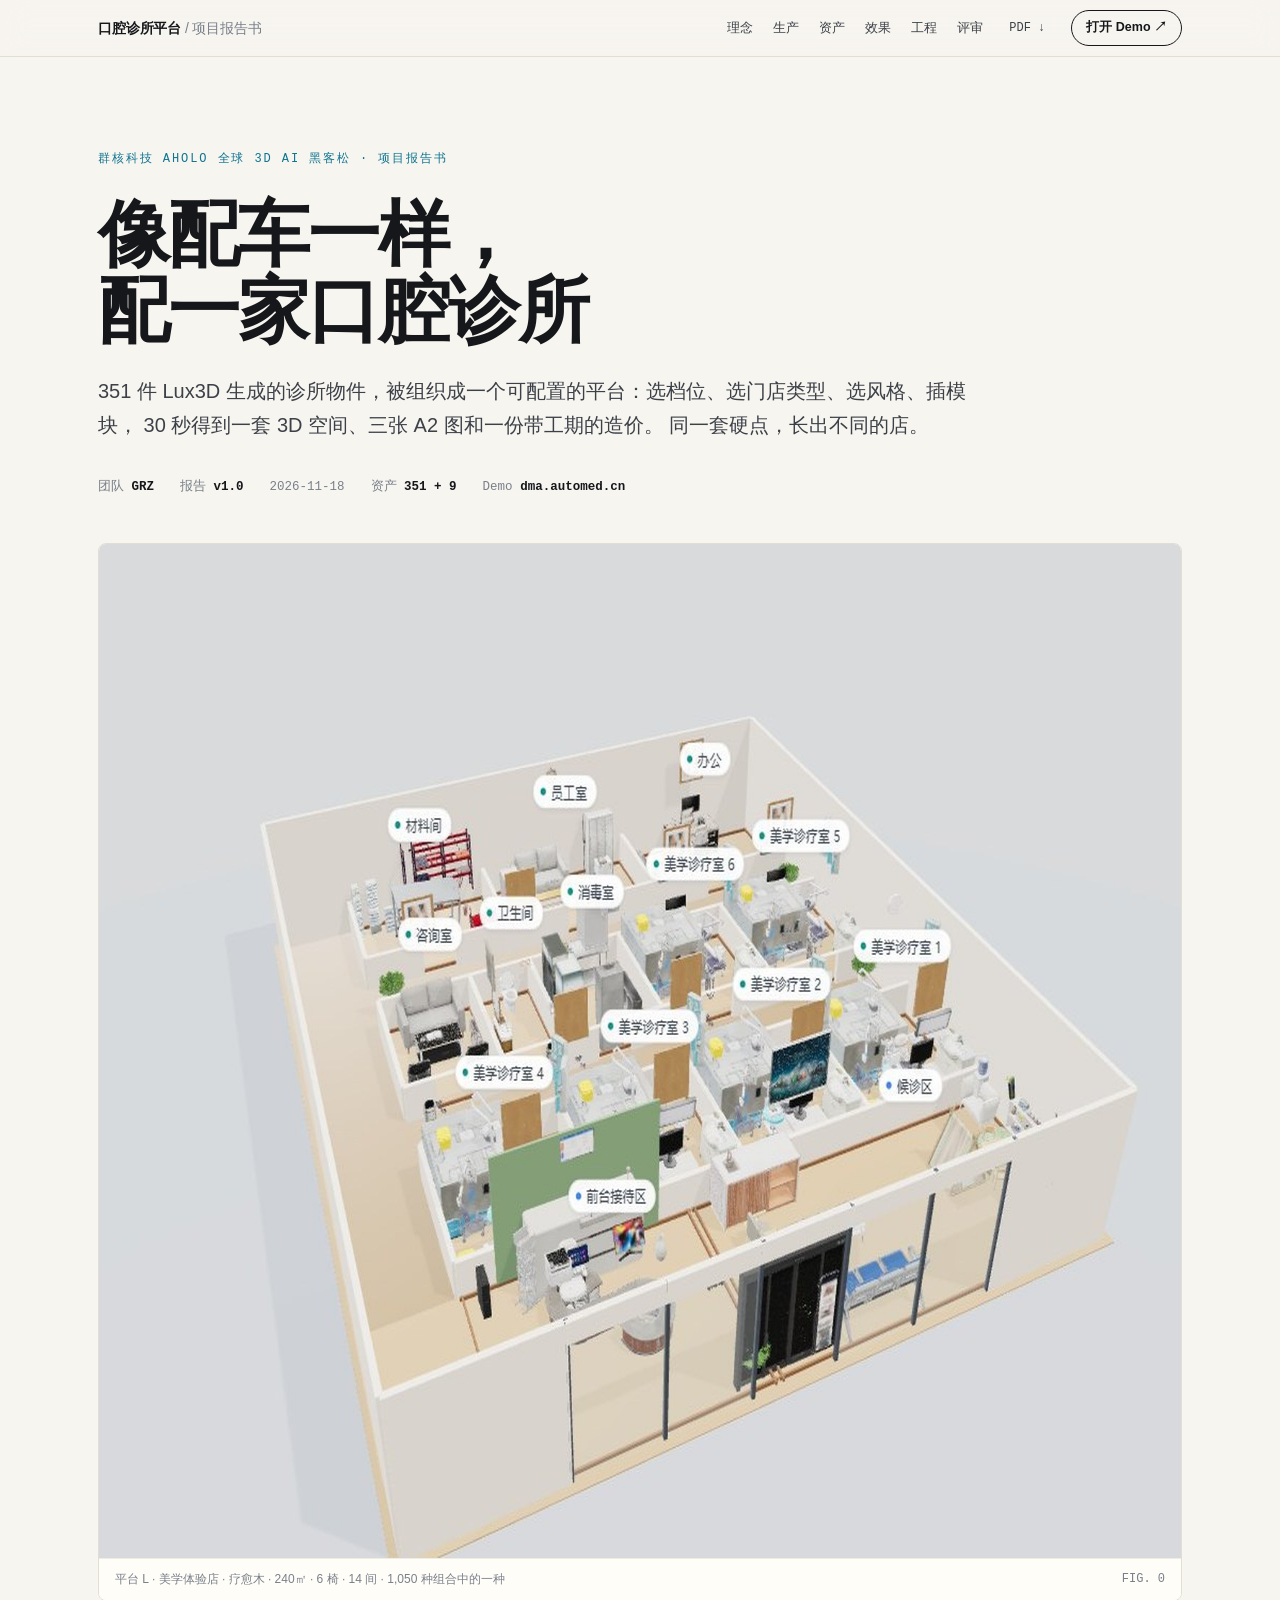
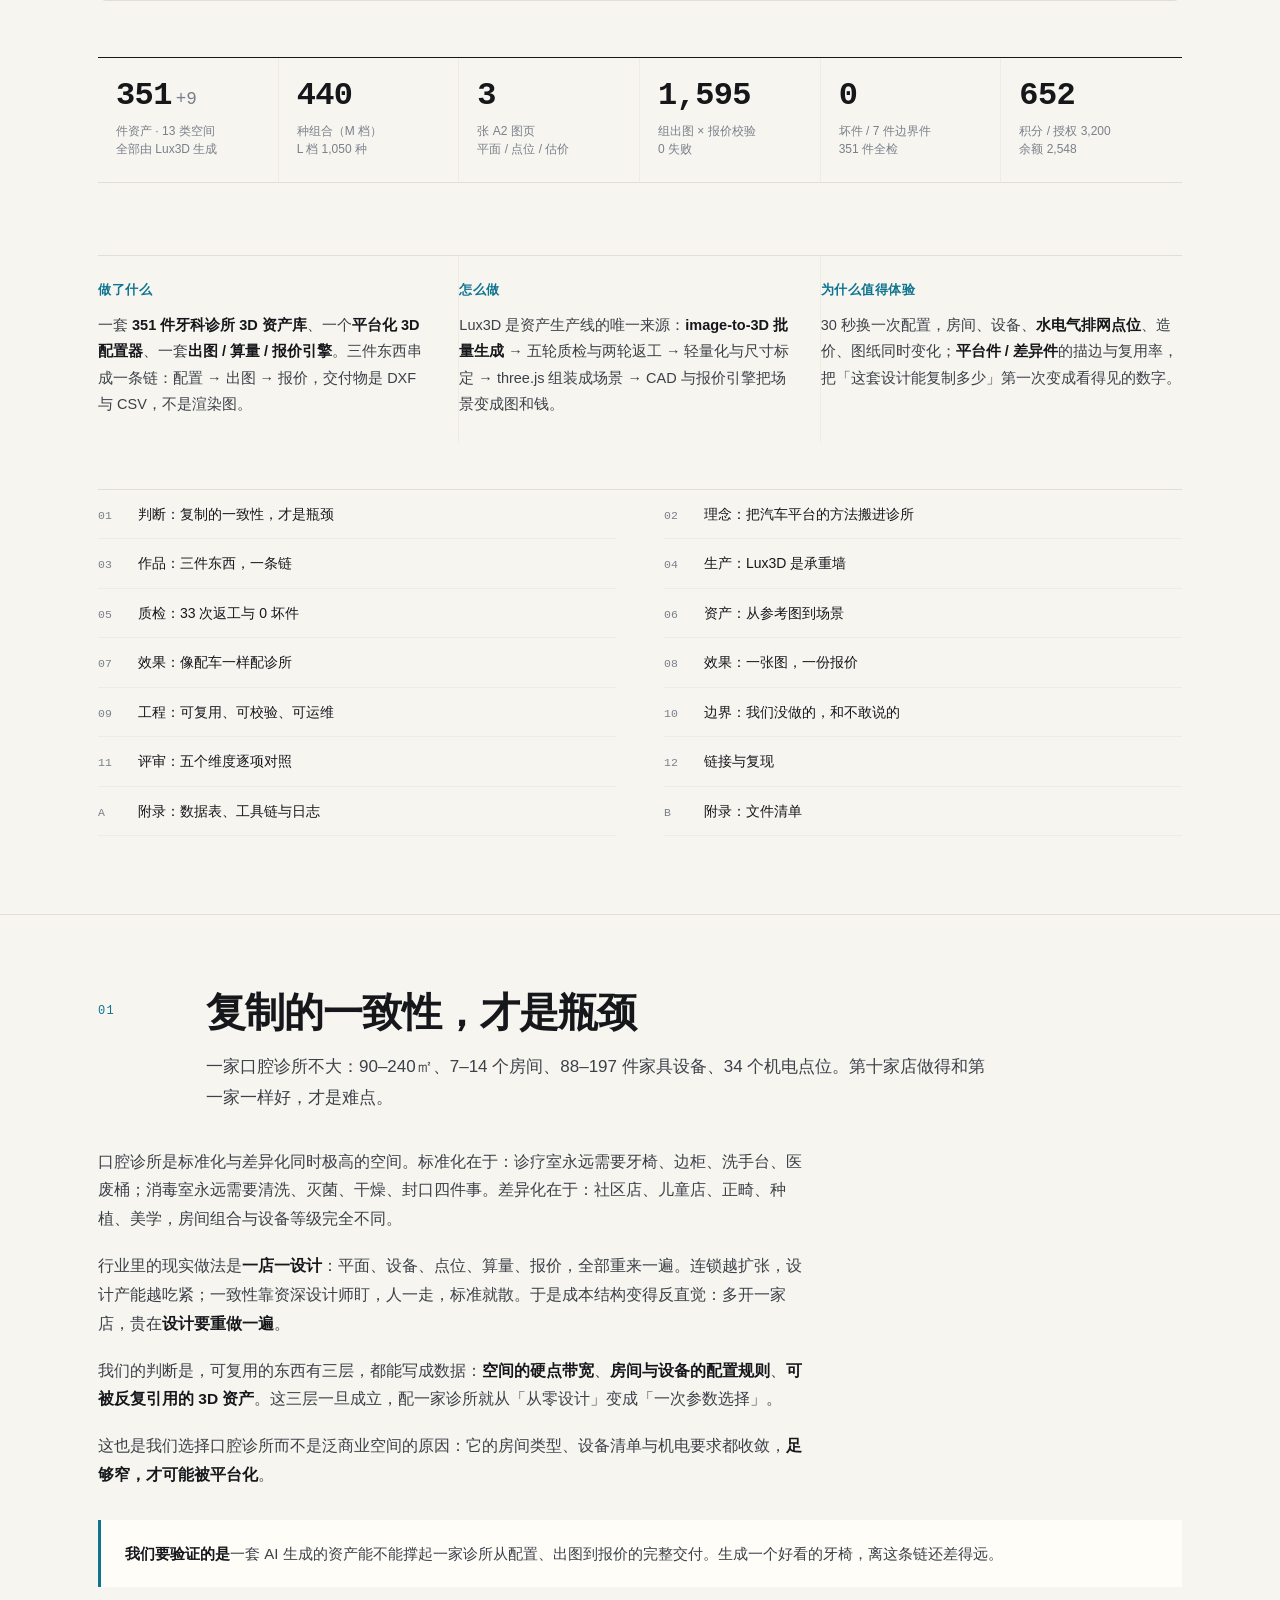
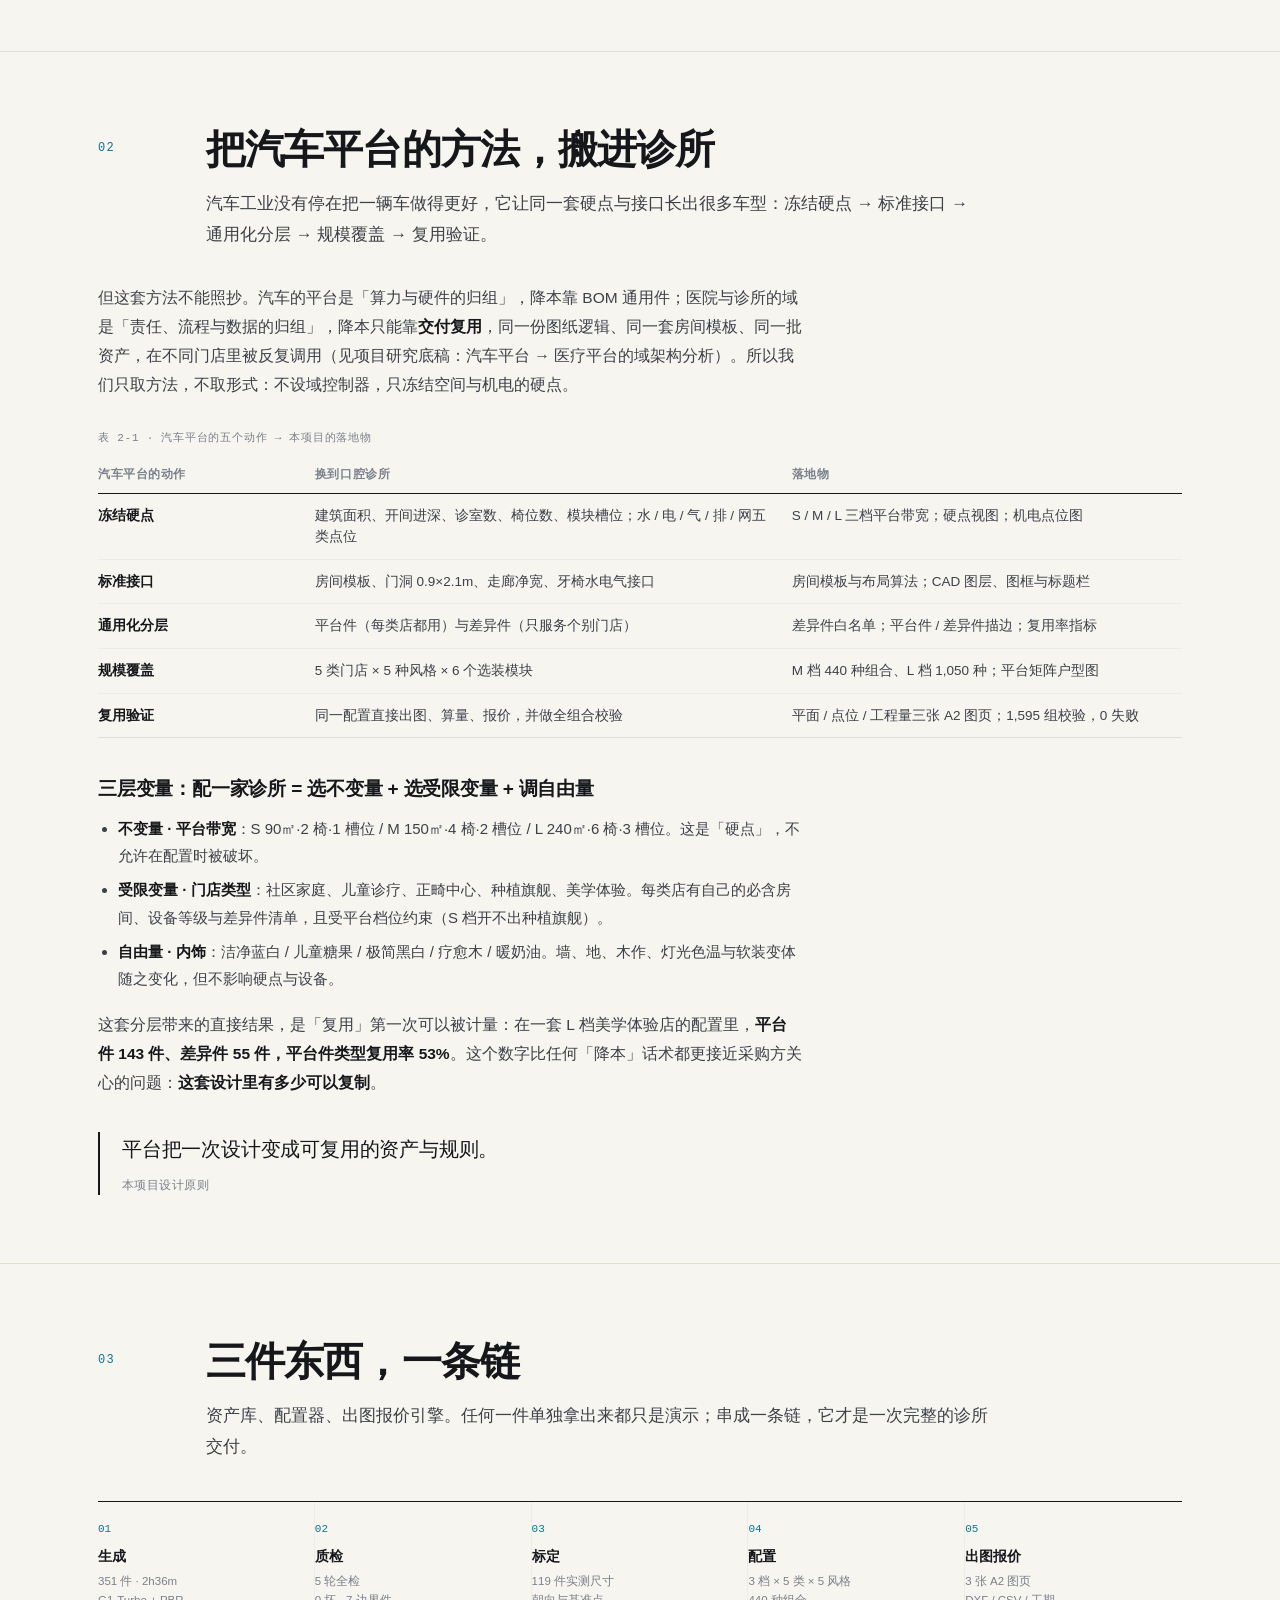
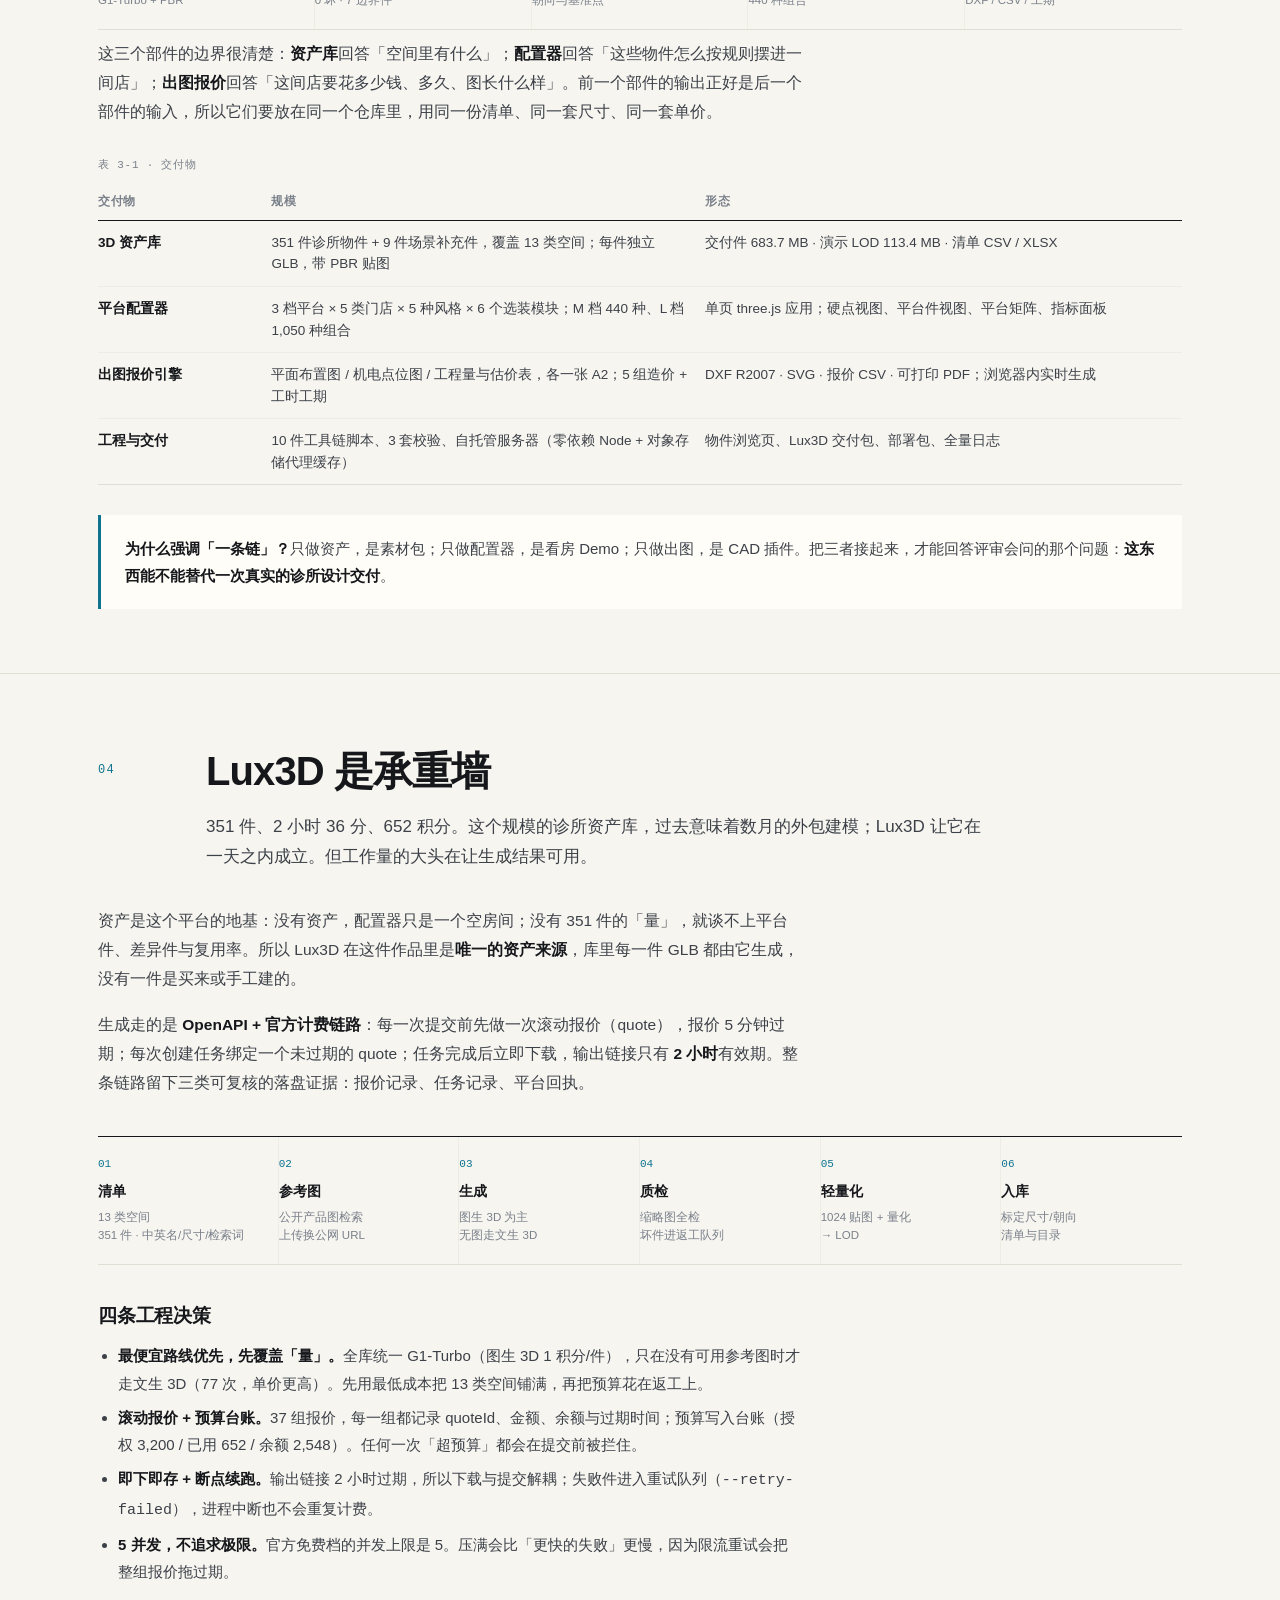
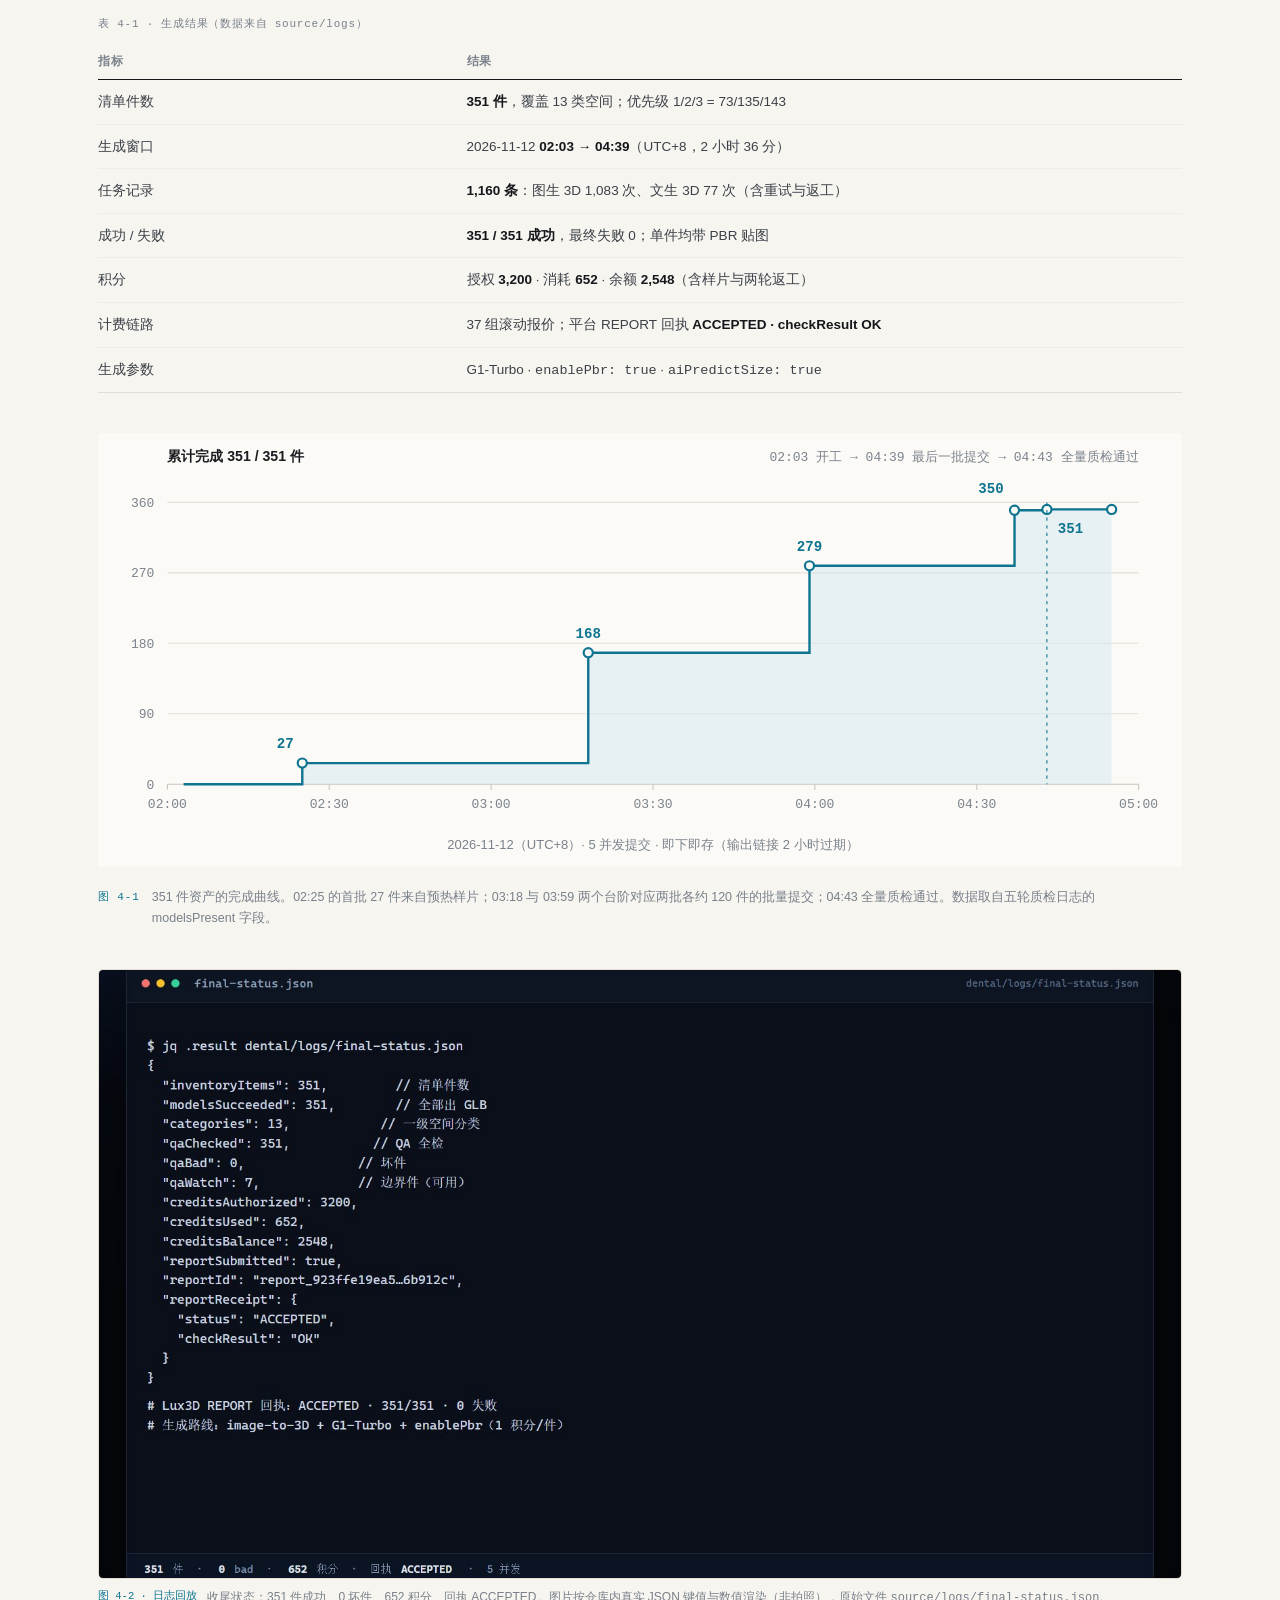
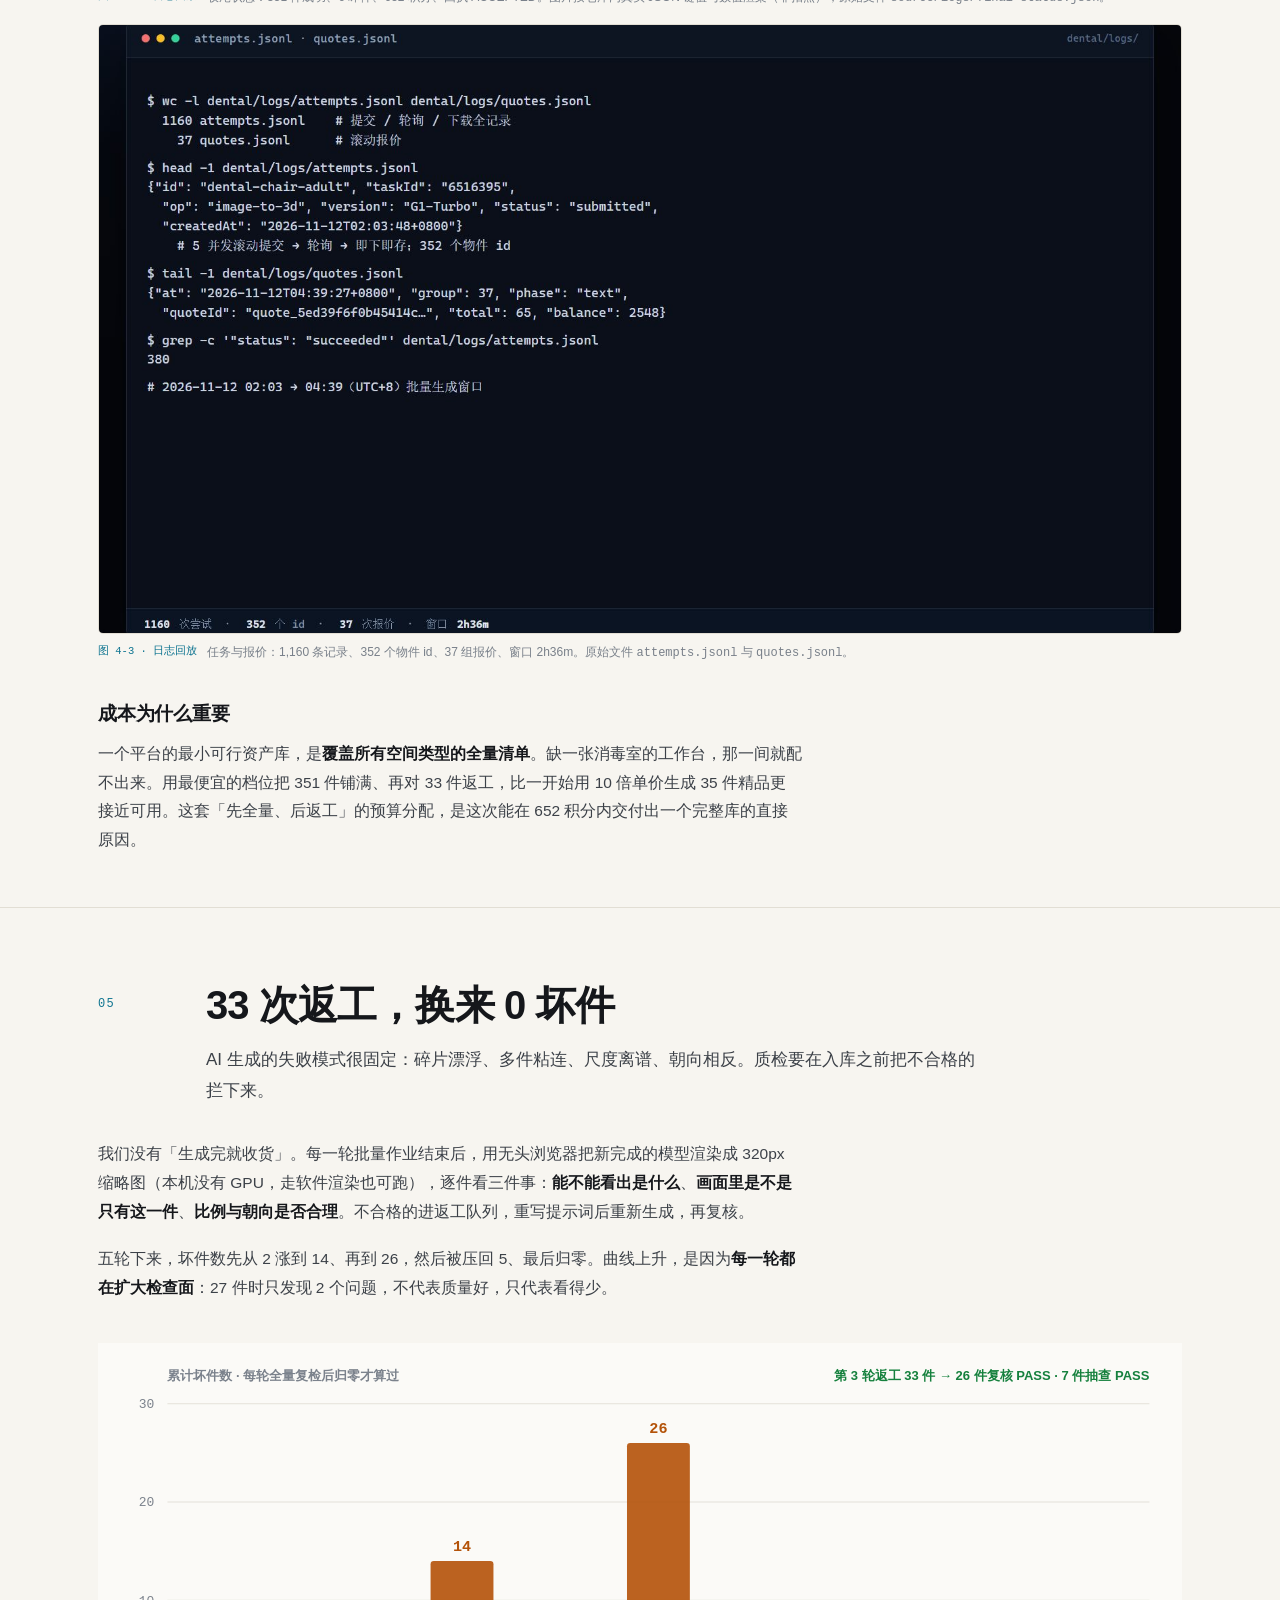
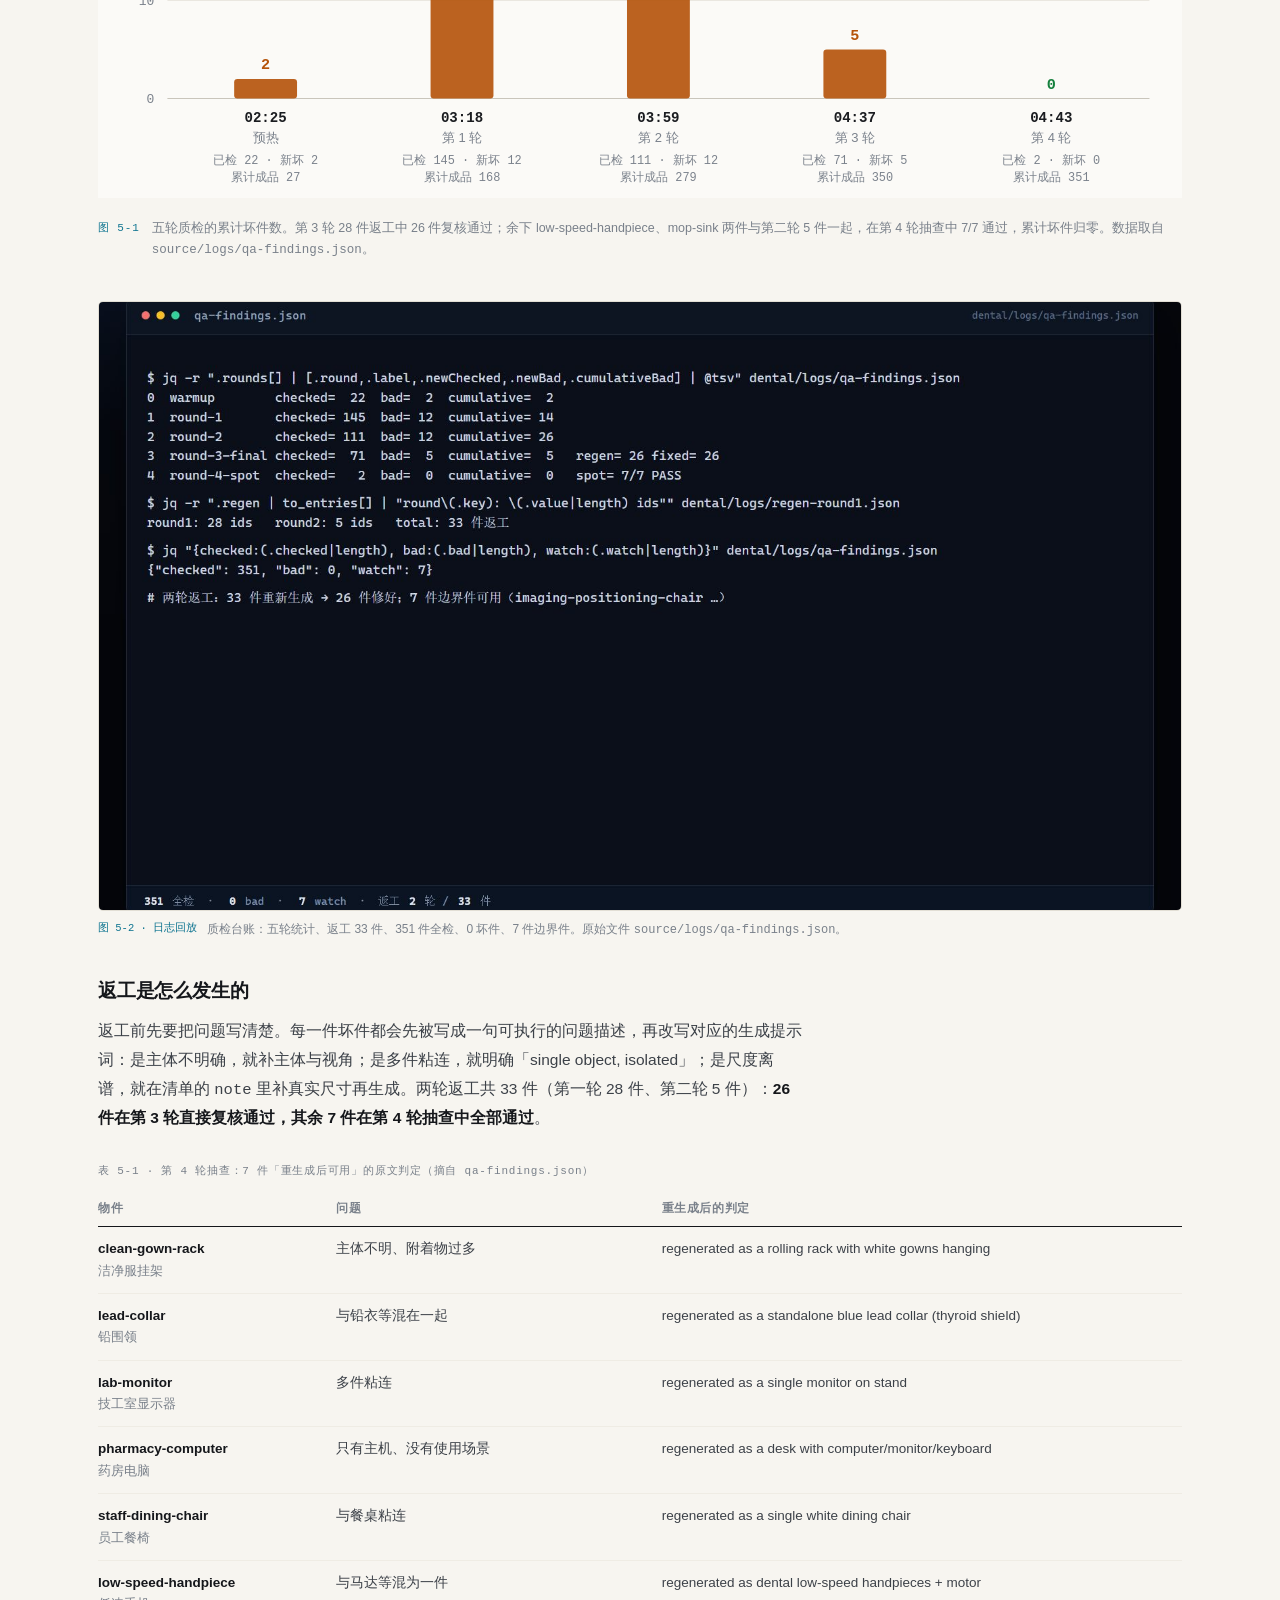
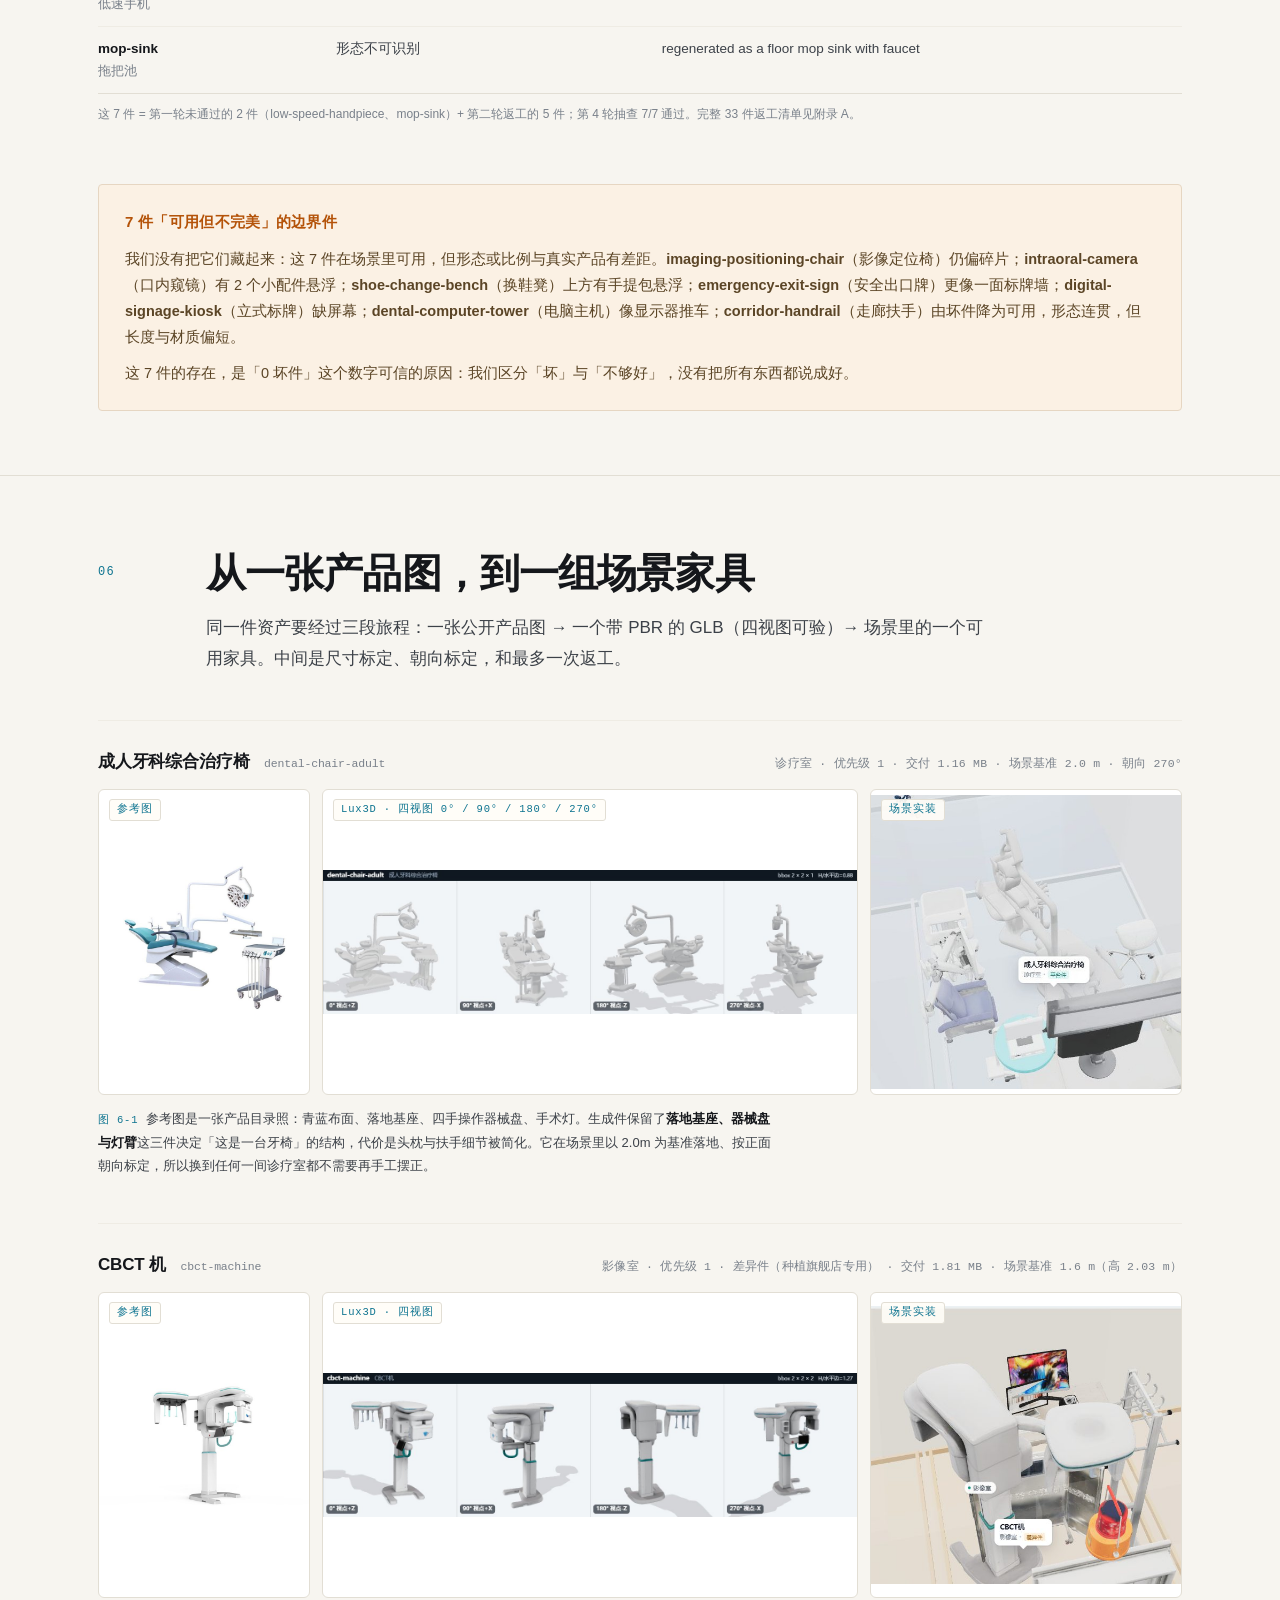
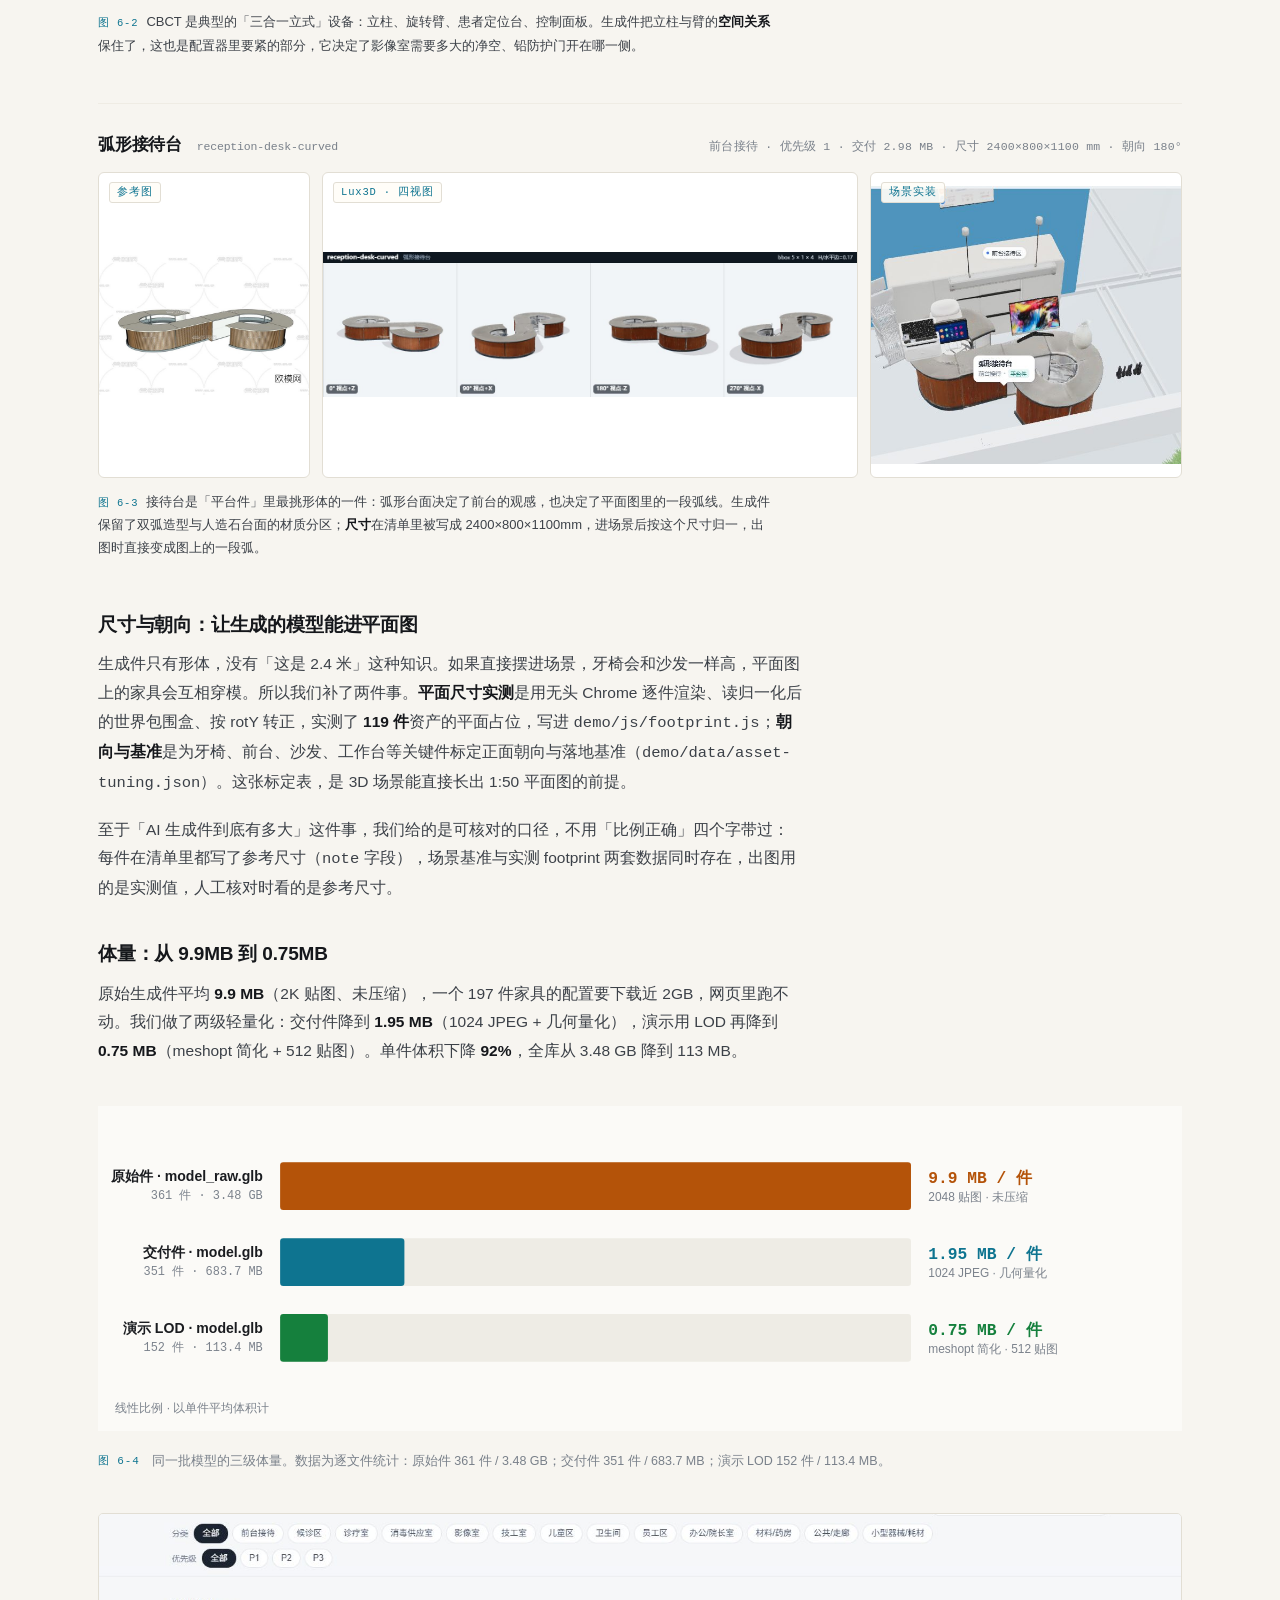
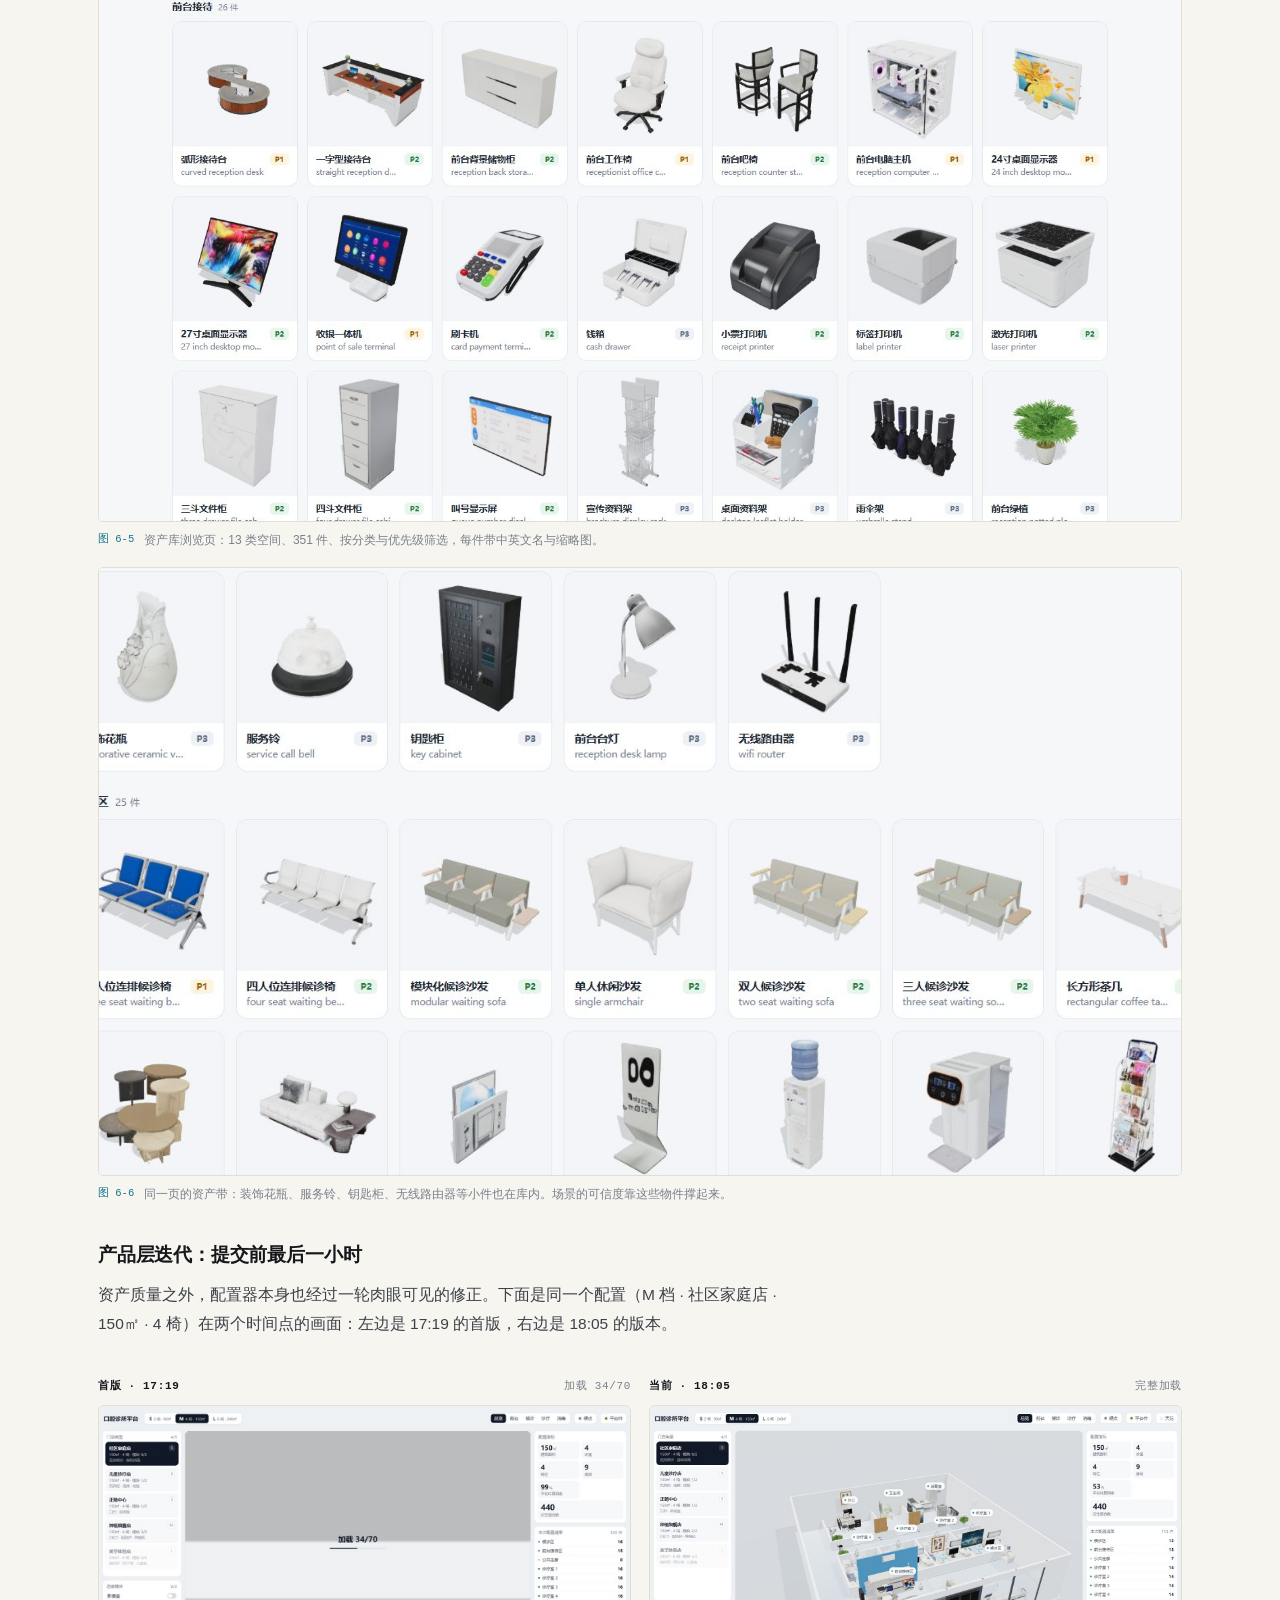
<file: index.html>
<!doctype html>
<html lang="zh-CN">
<head>
<meta charset="utf-8">
<meta name="viewport" content="width=device-width, initial-scale=1">
<title>像配车一样，配一家口腔诊所 · 项目报告书 · 团队 GRZ</title>
<meta name="description" content="351 件 Lux3D 生成的牙科诊所 3D 资产、平台化配置器、出图与报价引擎的项目报告书：过程、资产迭代对比与关键效果。">
<meta name="author" content="GRZ">
<meta property="og:title" content="像配车一样，配一家口腔诊所">
<meta property="og:description" content="351 件 AI 诊所资产 · 平台化 3D 配置器 · 一键出图与报价">
<meta property="og:type" content="article">
<link rel="icon" href="data:image/svg+xml,%3Csvg xmlns='http://www.w3.org/2000/svg' viewBox='0 0 32 32'%3E%3Crect width='32' height='32' rx='7' fill='%230e7490'/%3E%3Cpath d='M9 22V10h3.2v4.4h7.6V10H23v12h-3.2v-4.6h-7.6V22z' fill='%23f7f5f0'/%3E%3C/svg%3E">
<style>
/* ============================================================
   口腔诊所平台 · 项目报告书
   ============================================================ */
:root{
  --paper:#f7f5f0;
  --surface:#fffdf8;
  --ink:#15171b;
  --ink-2:#3c4148;
  --muted:#79808a;
  --rule:#e2ded4;
  --rule-2:#efece4;
  --teal:#0e7490;
  --teal-deep:#0b5668;
  --teal-soft:#e6f0f3;
  --amber:#b45309;
  --amber-soft:#fbf1e4;
  --green:#15803d;
  --mono:"Cascadia Mono",Consolas,"SF Mono",Menlo,monospace;
  --sans:-apple-system,BlinkMacSystemFont,"Segoe UI","PingFang SC","Hiragino Sans GB","Microsoft YaHei",sans-serif;
}
*{box-sizing:border-box}
html{scroll-behavior:smooth}
body{
  margin:0;background:var(--paper);color:var(--ink);
  font-family:var(--sans);font-size:16px;line-height:1.75;
  -webkit-font-smoothing:antialiased;text-rendering:optimizeLegibility;
}
::selection{background:#cfe6ec;color:#0b3d4a}
img{max-width:100%}
a{color:var(--teal-deep);text-decoration:none;border-bottom:1px solid rgba(14,116,144,.28)}
a:hover{border-bottom-color:var(--teal)}
.wrap{max-width:1180px;margin:0 auto;padding:0 48px}
.mono{font-family:var(--mono);font-variant-numeric:tabular-nums}

/* ---------- nav ---------- */
.nav{
  position:sticky;top:0;z-index:50;
  backdrop-filter:saturate(1.4) blur(14px);-webkit-backdrop-filter:saturate(1.4) blur(14px);
  background:rgba(247,245,240,.82);border-bottom:1px solid var(--rule);
}
.nav .wrap{display:flex;align-items:center;gap:26px;height:56px}
.brand{font-weight:650;letter-spacing:-.01em;font-size:14px;white-space:nowrap}
.brand span{color:var(--muted);font-weight:400}
.nav-links{display:flex;gap:20px;margin-left:auto;font-size:13px}
.nav-links a{color:var(--ink-2);border:0}
.nav-links a:hover{color:var(--teal-deep)}
.nav-pdf{font-family:var(--mono);font-size:12px;color:var(--ink-2);border:0;white-space:nowrap}
.nav-pdf:hover{color:var(--teal-deep)}
.nav-cta{
  border:1px solid var(--ink);border-radius:999px;padding:6px 14px;font-size:12.5px;
  font-weight:600;color:var(--ink);white-space:nowrap;
}
.nav-cta:hover{background:var(--ink);color:var(--paper);border-color:var(--ink)}
@media (max-width:900px){.nav-links{display:none}}

/* ---------- cover ---------- */
.cover{padding:92px 0 0}
.eyebrow{font-family:var(--mono);font-size:12px;letter-spacing:.16em;text-transform:uppercase;color:var(--teal);margin:0 0 26px}
h1{
  font-size:clamp(42px,5.6vw,76px);line-height:1.06;letter-spacing:-.028em;
  margin:0 0 26px;font-weight:700;max-width:15em;
}
.deck{font-size:clamp(17px,1.6vw,20px);line-height:1.72;color:var(--ink-2);max-width:44em;margin:0 0 34px}
.byline{display:flex;flex-wrap:wrap;gap:10px 26px;align-items:center;font-family:var(--mono);font-size:12.5px;color:var(--muted);margin-bottom:44px}
.byline b{color:var(--ink);font-weight:600}
.cover-fig{margin:0 0 6px;border:1px solid var(--rule);border-radius:8px;overflow:hidden;background:#fff}
.cover-fig img{display:block;width:100%}
.cover-note{display:flex;justify-content:space-between;gap:20px;font-size:12px;color:var(--muted);margin:0;padding:10px 16px;border-top:1px solid var(--rule-2);background:var(--surface)}

/* ---------- KPI band ---------- */
.kpis{display:grid;grid-template-columns:repeat(6,1fr);border-top:1px solid var(--ink);border-bottom:1px solid var(--rule);margin:56px 0 0}
.kpi{padding:22px 18px 24px;border-right:1px solid var(--rule-2)}
.kpi:last-child{border-right:0}
.kpi .n{font-family:var(--mono);font-size:clamp(24px,2.6vw,32px);line-height:1;letter-spacing:-.02em;font-weight:600;display:block}
.kpi .n small{font-size:.55em;font-weight:500;color:var(--muted);margin-left:4px;letter-spacing:0}
.kpi .l{display:block;margin-top:10px;font-size:12px;color:var(--muted);line-height:1.5}
@media (max-width:900px){.kpis{grid-template-columns:repeat(3,1fr)}.kpi:nth-child(3){border-right:0}}
@media (max-width:560px){.kpis{grid-template-columns:repeat(2,1fr)}}

/* ---------- summary ---------- */
.summary{padding:72px 0 20px}
.summary .wrap{display:grid;grid-template-columns:1fr;gap:34px}
.answers{display:grid;grid-template-columns:repeat(3,1fr);gap:0;border-top:1px solid var(--rule)}
.answer{padding:24px 26px 26px 0;border-right:1px solid var(--rule-2)}
.answer:last-child{border-right:0;padding-right:0}
.answer h3{font-size:13px;letter-spacing:.04em;margin:0 0 10px;color:var(--teal);font-family:var(--mono);text-transform:uppercase;font-weight:600}
.answer p{margin:0;font-size:14.5px;line-height:1.8;color:var(--ink-2)}
.answer p b{color:var(--ink)}
@media (max-width:820px){.answers{grid-template-columns:1fr}.answer{border-right:0;border-bottom:1px solid var(--rule-2);padding-right:0}}

/* ---------- toc ---------- */
.toc{padding:26px 0 78px}
.toc ol{list-style:none;margin:0;padding:0;display:grid;grid-template-columns:1fr 1fr;gap:0 48px;border-top:1px solid var(--rule)}
.toc li{border-bottom:1px solid var(--rule-2);padding:12px 0;display:flex;gap:14px;align-items:baseline;font-size:14px}
.toc .no{font-family:var(--mono);font-size:11.5px;color:var(--muted);min-width:26px}
.toc a{color:var(--ink);border:0;flex:1}
.toc a:hover{color:var(--teal-deep)}
.toc .pg{font-family:var(--mono);font-size:11.5px;color:var(--muted)}
@media (max-width:760px){.toc ol{grid-template-columns:1fr}}

/* ---------- sections ---------- */
.sec{padding:74px 0 34px;border-top:1px solid var(--rule);scroll-margin-top:70px}
.sec-head{display:grid;grid-template-columns:88px 1fr;gap:20px;align-items:start;margin-bottom:34px}
.sec-no{font-family:var(--mono);font-size:12px;color:var(--teal);letter-spacing:.1em;padding-top:12px}
.sec h2{font-size:clamp(28px,3.2vw,40px);line-height:1.18;letter-spacing:-.022em;margin:0 0 16px;font-weight:680}
.lede{font-size:17px;line-height:1.8;color:var(--ink-2);max-width:46em;margin:0}
.body{max-width:44em}
.body p{margin:0 0 18px;font-size:15.5px;line-height:1.86;color:var(--ink-2)}
.body p b,.body li b{color:var(--ink);font-weight:600}
.body h3{font-size:19px;line-height:1.4;margin:38px 0 12px;letter-spacing:-.01em}
.body ul,.body ol{margin:0 0 18px;padding-left:20px}
.body li{font-size:15px;line-height:1.85;color:var(--ink-2);margin-bottom:6px}
.small{font-size:13px;color:var(--muted);line-height:1.7}
@media (max-width:760px){.sec-head{grid-template-columns:1fr}.sec-no{padding-top:0}}
.full{max-width:none}

/* ---------- figures ---------- */
.fig{margin:40px 0}
.fig img{display:block;width:100%;border:1px solid var(--rule);border-radius:6px;background:#fff}
.fig figcaption{margin-top:11px;display:flex;gap:12px;font-size:12.5px;line-height:1.7;color:var(--muted)}
.fig figcaption .tag{font-family:var(--mono);font-size:11px;letter-spacing:.08em;color:var(--teal);white-space:nowrap;padding-top:1px}
.fig.strip img{border:0;border-radius:0;background:transparent}
.fig-row{display:grid;grid-template-columns:1fr 1fr;gap:18px;margin:40px 0}
.fig-row .fig{margin:0}
@media (max-width:760px){.fig-row{grid-template-columns:1fr}}

/* screenshot grid */
.shots{display:grid;grid-template-columns:repeat(2,1fr);gap:16px;margin:38px 0}
.shot{margin:0}
.shot img{display:block;width:100%;aspect-ratio:16/10;object-fit:cover;border:1px solid var(--rule);border-radius:5px;background:#fff}
.shot figcaption{margin-top:9px;display:flex;gap:10px;font-size:12px;color:var(--muted);line-height:1.6}
.shot figcaption .tag{font-family:var(--mono);font-size:10.5px;color:var(--teal);white-space:nowrap}
.shots .wide{grid-column:span 2}
.shots .wide img{aspect-ratio:16/9}
@media (max-width:760px){.shots{grid-template-columns:1fr}.shots .wide{grid-column:span 1}}

/* comparison: ref | model | scene */
.cmp{display:grid;grid-template-columns:300px 1fr;gap:14px;margin:44px 0 8px;align-items:start}
.cmp-ref{position:relative;grid-row:span 2;border:1px solid var(--rule);border-radius:6px;overflow:hidden;background:#fff}
.cmp-ref img{width:100%;height:100%;object-fit:cover;display:block}
.cmp-main img,.cmp-scene img{display:block;width:100%;border:1px solid var(--rule);border-radius:6px;background:#fff}
.cmp-cap{display:grid;grid-template-columns:300px 1fr;gap:14px;margin:8px 0 0;font-size:12px;color:var(--muted)}
.cmp-cap .r{line-height:1.6}
.cmp-cap .m{display:flex;justify-content:space-between;gap:14px;flex-wrap:wrap}
.cmp-cap b{font-family:var(--mono);font-size:11px;color:var(--teal);letter-spacing:.06em;font-weight:600}
@media (max-width:820px){.cmp{grid-template-columns:1fr}.cmp-ref{grid-row:auto;max-height:420px}.cmp-cap{grid-template-columns:1fr}}

/* asset trio: ref | 4-view | scene */
.asset{margin:46px 0 0;padding-top:26px;border-top:1px solid var(--rule-2)}
.asset:first-of-type{border-top:0;padding-top:0}
.asset-head{display:flex;align-items:baseline;justify-content:space-between;gap:18px;flex-wrap:wrap;margin-bottom:12px}
.asset-head .nm{font-size:17px;font-weight:650;letter-spacing:-.01em}
.asset-head .nm em{font-style:normal;font-family:var(--mono);font-size:11.5px;color:var(--muted);font-weight:400;margin-left:10px}
.asset-head .mt{font-family:var(--mono);font-size:11.5px;color:var(--muted);letter-spacing:.02em}
.trio{display:grid;grid-template-columns:0.85fr 2.15fr 1.25fr;gap:12px;height:306px}
.trio figure{margin:0;position:relative;border:1px solid var(--rule);border-radius:6px;overflow:hidden;background:#fff}
.trio img{display:block;width:100%;height:100%;object-fit:contain}
.trio .lab{position:absolute;top:9px;left:10px;font-family:var(--mono);font-size:10.5px;letter-spacing:.08em;color:var(--teal);background:rgba(255,253,248,.92);border:1px solid var(--rule);border-radius:3px;padding:2px 7px;line-height:1.5}
.asset-note{font-size:13px;line-height:1.8;color:var(--ink-2);margin:12px 0 0;max-width:52em}
.asset-note b{color:var(--ink)}
.fig-no{font-family:var(--mono);font-size:10.5px;letter-spacing:.08em;color:var(--teal);margin-right:8px;white-space:nowrap}
@media (max-width:900px){
  .trio{grid-template-columns:1fr 1fr;height:auto}
  .trio figure{height:240px}
  .trio figure:nth-child(2){grid-column:span 2}
}
@media (max-width:560px){.trio{grid-template-columns:1fr}.trio figure{height:220px}.trio figure:nth-child(2){grid-column:span 1}}

/* early / late */
.diptych{display:grid;grid-template-columns:1fr 1fr;gap:18px;margin:38px 0 0}
.diptych figure{margin:0}
.diptych .lbl{display:flex;justify-content:space-between;align-items:center;margin-bottom:9px;font-family:var(--mono);font-size:11px;letter-spacing:.06em;color:var(--muted)}
.diptych .lbl b{color:var(--ink);font-weight:600}
.diptych img{display:block;width:100%;border:1px solid var(--rule);border-radius:6px;background:#fff}
@media (max-width:760px){.diptych{grid-template-columns:1fr}}

/* ---------- metrics / callouts ---------- */
.callout{border-left:3px solid var(--teal);background:var(--surface);padding:20px 24px;margin:30px 0;font-size:15px;line-height:1.8;color:var(--ink-2)}
.callout b{color:var(--ink)}
.honest{border:1px solid #e6d6c2;background:var(--amber-soft);padding:24px 26px;margin:30px 0;border-radius:4px}
.honest h3{margin:0 0 10px;font-size:15px;color:var(--amber);letter-spacing:.02em}
.honest p{margin:0 0 10px;font-size:14.5px;line-height:1.8;color:#5b4526}
.honest p:last-child{margin-bottom:0}
.quote{font-size:20px;line-height:1.7;letter-spacing:-.01em;color:var(--ink);margin:34px 0;padding-left:22px;border-left:2px solid var(--ink);max-width:30em}
.quote small{display:block;margin-top:10px;font-family:var(--mono);font-size:11.5px;color:var(--muted);letter-spacing:.04em}

/* ---------- tables ---------- */
.tw{overflow-x:auto;margin:30px 0}
table{border-collapse:collapse;width:100%;font-size:13.5px;line-height:1.6}
caption{caption-side:top;text-align:left;font-family:var(--mono);font-size:11px;letter-spacing:.07em;color:var(--muted);padding-bottom:9px}
th{text-align:left;font-weight:600;color:var(--muted);font-size:11.5px;letter-spacing:.05em;text-transform:uppercase;padding:9px 14px 9px 0;border-bottom:1px solid var(--ink);white-space:nowrap}
td{padding:11px 14px 11px 0;border-bottom:1px solid var(--rule-2);vertical-align:top;color:var(--ink-2)}
td b{color:var(--ink);font-weight:600}
tr:last-child td{border-bottom:1px solid var(--rule)}
.num{text-align:right;font-family:var(--mono);font-variant-numeric:tabular-nums;white-space:nowrap}
th.num{text-align:right}
.tbl-note{font-size:12px;color:var(--muted);margin:10px 0 30px;line-height:1.7}

/* ---------- pipeline ---------- */
.pipe{display:grid;grid-template-columns:repeat(6,1fr);gap:0;margin:38px 0 10px;border-top:1px solid var(--ink);border-bottom:1px solid var(--rule)}
.pipe .st{padding:18px 16px 20px 0;border-right:1px solid var(--rule-2);position:relative}
.pipe .st:last-child{border-right:0}
.pipe .st .i{font-family:var(--mono);font-size:11px;color:var(--teal);display:block;margin-bottom:8px}
.pipe .st .t{display:block;font-weight:650;font-size:14px;line-height:1.4;margin-bottom:6px}
.pipe .st .d{display:block;font-size:11.5px;color:var(--muted);line-height:1.6}
@media (max-width:900px){.pipe{grid-template-columns:repeat(3,1fr)}.pipe .st:nth-child(3n){border-right:0}}
@media (max-width:560px){.pipe{grid-template-columns:1fr 1fr}.pipe .st{border-right:0}}

/* ---------- architecture ---------- */
.arch{margin:36px 0 10px;border-top:1px solid var(--ink)}
.arch .lay{display:grid;grid-template-columns:170px 1fr;gap:22px;padding:15px 0;border-bottom:1px solid var(--rule-2);align-items:baseline}
.arch .lay .k{font-size:12.5px;font-weight:650;letter-spacing:.01em}
.arch .lay .k em{display:block;font-style:normal;font-family:var(--mono);font-size:10.5px;color:var(--muted);font-weight:400;margin-top:3px;letter-spacing:.06em}
.arch .lay .v{font-size:12.5px;color:var(--ink-2);line-height:1.9}
.arch .lay .v code{font-family:var(--mono);font-size:11.5px;color:var(--teal-deep);background:#eef4f5;padding:1px 5px;border-radius:3px;margin-right:4px;white-space:nowrap}
.arch .lay .v .arrow{color:var(--muted);margin:0 6px}
@media (max-width:700px){.arch .lay{grid-template-columns:1fr;gap:6px}}

/* ---------- code block ---------- */
.cmd{background:#111417;color:#dfe5ec;border-radius:7px;padding:18px 20px;font-family:var(--mono);font-size:12.5px;line-height:1.85;overflow-x:auto;margin:26px 0;white-space:pre}
.cmd .c{color:#7e8b99}

/* ---------- link cards ---------- */
.links{display:grid;grid-template-columns:repeat(2,1fr);gap:16px;margin:34px 0}
.lcard{border:1px solid var(--rule);border-radius:6px;padding:22px 24px;background:var(--surface);display:flex;flex-direction:column;gap:8px;border-bottom:1px solid var(--rule)}
.lcard:hover{border-color:var(--teal)}
.lcard .k{font-family:var(--mono);font-size:10.5px;letter-spacing:.1em;text-transform:uppercase;color:var(--teal)}
.lcard .n{font-size:16px;font-weight:640;color:var(--ink)}
.lcard .u{font-family:var(--mono);font-size:11.5px;color:var(--muted);word-break:break-all;line-height:1.6}
@media (max-width:760px){.links{grid-template-columns:1fr}}

/* ---------- footer ---------- */
footer{border-top:1px solid var(--rule);margin-top:60px;padding:40px 0 70px;font-size:12px;color:var(--muted)}
footer .wrap{display:flex;justify-content:space-between;gap:24px;flex-wrap:wrap}

/* ---------- print ---------- */
@media print{
  @page{size:A4;margin:15mm 13mm}
  body{background:#fff;font-size:10pt;line-height:1.7}
  .nav{display:none}
  .sec{break-before:auto;border-top:1px solid var(--rule);padding-top:9mm;margin-top:0}
  .sec:first-of-type{break-before:auto}
  .sec-head{break-inside:avoid;margin-bottom:4mm}
  .cover{break-after:page;padding-top:0}
  .cover h1{font-size:30pt;margin-bottom:16px}
  .deck{font-size:10.5pt;margin-bottom:16px}
  .byline{margin-bottom:18px}
  .cover-fig img{max-height:98mm;width:auto;margin:0 auto}
  .cover-fig{break-inside:avoid}
  .kpis{grid-template-columns:repeat(6,1fr);margin-top:16px;break-inside:avoid}
  .kpi{padding:10px 8px}
  .kpi .n{font-size:15pt}
  .kpi .l{font-size:8pt}
  .summary{padding:22px 0 6px;break-inside:avoid}
  .answers{grid-template-columns:repeat(3,1fr)}
  .answer p{font-size:9pt}
  .toc{padding:6px 0 14px}
  .toc ol{grid-template-columns:1fr 1fr;gap:0 24px}
  .toc li{padding:6px 0;font-size:9.5pt}
  .trio{grid-template-columns:0.85fr 2.15fr 1.25fr;height:46mm}
  .trio figure{height:46mm}
  .asset-note{font-size:9.2pt;line-height:1.65}
  .trio figure:nth-child(2){grid-column:auto}
  .asset{break-inside:avoid}
  .diptych{grid-template-columns:1fr 1fr}
  .fig,.tw,.links,.honest,.arch,.cmd,.pipe{break-inside:auto}
  .fig{break-inside:avoid}
  .fig img{max-height:112mm;width:auto;max-width:100%;margin:0 auto}
  .shots{display:block;margin:6mm 0}
  .shot{break-inside:avoid;margin:0 0 4mm}
  .shot img{max-height:72mm;width:auto;max-width:100%;border:1px solid var(--rule)}
  .tw{break-inside:auto}
  tr,.diptych figure,.lcard{break-inside:avoid}
  table{font-size:9pt}
  th{padding:5px 8px 5px 0}
  td{padding:6px 8px 6px 0}
  .tw{margin:5mm 0}
  caption{padding-bottom:4px}
  caption{break-after:avoid}
  thead{display:table-header-group}
  h1,h2,h3{break-after:avoid}
  footer{margin-top:6mm;padding:6mm 0 0;break-before:avoid}
  a{color:inherit;border:0}
  *{-webkit-print-color-adjust:exact;print-color-adjust:exact}
}

</style>
</head>
<body id="top">

<nav class="nav">
  <div class="wrap">
    <div class="brand">口腔诊所平台 <span>/ 项目报告书</span></div>
    <div class="nav-links">
      <a href="#idea">理念</a>
      <a href="#make">生产</a>
      <a href="#assets">资产</a>
      <a href="#effect">效果</a>
      <a href="#engineering">工程</a>
      <a href="#review">评审</a>
    </div>
    <a class="nav-pdf" href="report.pdf" target="_blank" rel="noopener">PDF ↓</a>
    <a class="nav-cta" href="https://dma.automed.cn/demo/index.html" target="_blank" rel="noopener">打开 Demo ↗</a>
  </div>
</nav>

<header class="cover">
  <div class="wrap">
    <p class="eyebrow">群核科技 Aholo 全球 3D AI 黑客松 · 项目报告书</p>
    <h1>像配车一样，<br>配一家口腔诊所</h1>
    <p class="deck">
      351 件 Lux3D 生成的诊所物件，被组织成一个可配置的平台：选档位、选门店类型、选风格、插模块，
      30 秒得到一套 3D 空间、三张 A2 图和一份带工期的造价。
      同一套硬点，长出不同的店。
    </p>
    <div class="byline">
      <span>团队 <b>GRZ</b></span>
      <span>报告 <b>v1.0</b></span>
      <span>2026-11-18</span>
      <span>资产 <b>351 + 9</b></span>
      <span>Demo <b>dma.automed.cn</b></span>
    </div>
    <figure class="cover-fig">
      <img src="assets/hero-L.jpg" alt="平台 L · 美学体验店 · 疗愈木：240㎡、6 椅、14 间房的 3D 配置结果" width="1500" height="1014">
      <figcaption class="cover-note">
        <span>平台 L · 美学体验店 · 疗愈木 · 240㎡ · 6 椅 · 14 间 · 1,050 种组合中的一种</span>
        <span class="mono">FIG. 0</span>
      </figcaption>
    </figure>
  </div>
</header>

<section class="kpis-wrap">
  <div class="wrap">
    <div class="kpis">
      <div class="kpi"><span class="n">351<small>+9</small></span><span class="l">件资产 · 13 类空间<br>全部由 Lux3D 生成</span></div>
      <div class="kpi"><span class="n">440</span><span class="l">种组合（M 档）<br>L 档 1,050 种</span></div>
      <div class="kpi"><span class="n">3</span><span class="l">张 A2 图页<br>平面 / 点位 / 估价</span></div>
      <div class="kpi"><span class="n">1,595</span><span class="l">组出图 × 报价校验<br>0 失败</span></div>
      <div class="kpi"><span class="n">0</span><span class="l">坏件 / 7 件边界件<br>351 件全检</span></div>
      <div class="kpi"><span class="n">652</span><span class="l">积分 / 授权 3,200<br>余额 2,548</span></div>
    </div>
  </div>
</section>

<section class="summary">
  <div class="wrap">
    <div class="answers">
      <div class="answer">
        <h3>做了什么</h3>
        <p>一套 <b>351 件牙科诊所 3D 资产库</b>、一个<b>平台化 3D 配置器</b>、一套<b>出图 / 算量 / 报价引擎</b>。三件东西串成一条链：配置 → 出图 → 报价，交付物是 DXF 与 CSV，不是渲染图。</p>
      </div>
      <div class="answer">
        <h3>怎么做</h3>
        <p>Lux3D 是资产生产线的唯一来源：<b>image-to-3D 批量生成</b> → 五轮质检与两轮返工 → 轻量化与尺寸标定 → three.js 组装成场景 → CAD 与报价引擎把场景变成图和钱。</p>
      </div>
      <div class="answer">
        <h3>为什么值得体验</h3>
        <p>30 秒换一次配置，房间、设备、<b>水电气排网点位</b>、造价、图纸同时变化；<b>平台件 / 差异件</b>的描边与复用率，把「这套设计能复制多少」第一次变成看得见的数字。</p>
      </div>
    </div>
  </div>
</section>

<section class="toc">
  <div class="wrap">
    <ol>
      <li><span class="no">01</span><a href="#problem">判断：复制的一致性，才是瓶颈</a></li>
      <li><span class="no">02</span><a href="#idea">理念：把汽车平台的方法搬进诊所</a></li>
      <li><span class="no">03</span><a href="#works">作品：三件东西，一条链</a></li>
      <li><span class="no">04</span><a href="#make">生产：Lux3D 是承重墙</a></li>
      <li><span class="no">05</span><a href="#qa">质检：33 次返工与 0 坏件</a></li>
      <li><span class="no">06</span><a href="#assets">资产：从参考图到场景</a></li>
      <li><span class="no">07</span><a href="#effect">效果：像配车一样配诊所</a></li>
      <li><span class="no">08</span><a href="#drawings">效果：一张图，一份报价</a></li>
      <li><span class="no">09</span><a href="#engineering">工程：可复用、可校验、可运维</a></li>
      <li><span class="no">10</span><a href="#limits">边界：我们没做的，和不敢说的</a></li>
      <li><span class="no">11</span><a href="#review">评审：五个维度逐项对照</a></li>
      <li><span class="no">12</span><a href="#links">链接与复现</a></li>
      <li><span class="no">A</span><a href="#appendix">附录：数据表、工具链与日志</a></li>
      <li><span class="no">B</span><a href="#files">附录：文件清单</a></li>
    </ol>
  </div>
</section>

<section class="sec" id="problem">
  <div class="wrap">
    <div class="sec-head">
      <div class="sec-no">01</div>
      <div>
        <h2>复制的一致性，才是瓶颈</h2>
        <p class="lede">一家口腔诊所不大：90–240㎡、7–14 个房间、88–197 件家具设备、34 个机电点位。第十家店做得和第一家一样好，才是难点。</p>
      </div>
    </div>
    <div class="body">
      <p>口腔诊所是标准化与差异化同时极高的空间。标准化在于：诊疗室永远需要牙椅、边柜、洗手台、医废桶；消毒室永远需要清洗、灭菌、干燥、封口四件事。差异化在于：社区店、儿童店、正畸、种植、美学，房间组合与设备等级完全不同。</p>
      <p>行业里的现实做法是<b>一店一设计</b>：平面、设备、点位、算量、报价，全部重来一遍。连锁越扩张，设计产能越吃紧；一致性靠资深设计师盯，人一走，标准就散。于是成本结构变得反直觉：多开一家店，贵在<b>设计要重做一遍</b>。</p>
      <p>我们的判断是，可复用的东西有三层，都能写成数据：<b>空间的硬点带宽</b>、<b>房间与设备的配置规则</b>、<b>可被反复引用的 3D 资产</b>。这三层一旦成立，配一家诊所就从「从零设计」变成「一次参数选择」。</p>
      <p>这也是我们选择口腔诊所而不是泛商业空间的原因：它的房间类型、设备清单与机电要求都收敛，<b>足够窄，才可能被平台化</b>。</p>
    </div>
    <div class="callout">
      <b>我们要验证的是</b>一套 AI 生成的资产能不能撑起一家诊所从配置、出图到报价的完整交付。生成一个好看的牙椅，离这条链还差得远。
    </div>
  </div>
</section>

<section class="sec" id="idea">
  <div class="wrap">
    <div class="sec-head">
      <div class="sec-no">02</div>
      <div>
        <h2>把汽车平台的方法，搬进诊所</h2>
        <p class="lede">汽车工业没有停在把一辆车做得更好，它让同一套硬点与接口长出很多车型：冻结硬点 → 标准接口 → 通用化分层 → 规模覆盖 → 复用验证。</p>
      </div>
    </div>
    <div class="body">
      <p>但这套方法不能照抄。汽车的平台是「算力与硬件的归组」，降本靠 BOM 通用件；医院与诊所的域是「责任、流程与数据的归组」，降本只能靠<b>交付复用</b>，同一份图纸逻辑、同一套房间模板、同一批资产，在不同门店里被反复调用（见项目研究底稿：汽车平台 → 医疗平台的域架构分析）。所以我们只取方法，不取形式：不设域控制器，只冻结空间与机电的硬点。</p>
    </div>

    <div class="tw">
      <table>
        <caption>表 2-1 · 汽车平台的五个动作 → 本项目的落地物</caption>
        <thead>
          <tr><th style="width:20%">汽车平台的动作</th><th style="width:44%">换到口腔诊所</th><th>落地物</th></tr>
        </thead>
        <tbody>
          <tr><td><b>冻结硬点</b></td><td>建筑面积、开间进深、诊室数、椅位数、模块槽位；水 / 电 / 气 / 排 / 网五类点位</td><td>S / M / L 三档平台带宽；硬点视图；机电点位图</td></tr>
          <tr><td><b>标准接口</b></td><td>房间模板、门洞 0.9×2.1m、走廊净宽、牙椅水电气接口</td><td>房间模板与布局算法；CAD 图层、图框与标题栏</td></tr>
          <tr><td><b>通用化分层</b></td><td>平台件（每类店都用）与差异件（只服务个别门店）</td><td>差异件白名单；平台件 / 差异件描边；复用率指标</td></tr>
          <tr><td><b>规模覆盖</b></td><td>5 类门店 × 5 种风格 × 6 个选装模块</td><td>M 档 440 种组合、L 档 1,050 种；平台矩阵户型图</td></tr>
          <tr><td><b>复用验证</b></td><td>同一配置直接出图、算量、报价，并做全组合校验</td><td>平面 / 点位 / 工程量三张 A2 图页；1,595 组校验，0 失败</td></tr>
        </tbody>
      </table>
    </div>

    <div class="body">
      <h3>三层变量：配一家诊所 = 选不变量 + 选受限变量 + 调自由量</h3>
      <ul>
        <li><b>不变量 · 平台带宽</b>：S 90㎡·2 椅·1 槽位 / M 150㎡·4 椅·2 槽位 / L 240㎡·6 椅·3 槽位。这是「硬点」，不允许在配置时被破坏。</li>
        <li><b>受限变量 · 门店类型</b>：社区家庭、儿童诊疗、正畸中心、种植旗舰、美学体验。每类店有自己的必含房间、设备等级与差异件清单，且受平台档位约束（S 档开不出种植旗舰）。</li>
        <li><b>自由量 · 内饰</b>：洁净蓝白 / 儿童糖果 / 极简黑白 / 疗愈木 / 暖奶油。墙、地、木作、灯光色温与软装变体随之变化，但不影响硬点与设备。</li>
      </ul>
      <p>这套分层带来的直接结果，是「复用」第一次可以被计量：在一套 L 档美学体验店的配置里，<b>平台件 143 件、差异件 55 件，平台件类型复用率 53%</b>。这个数字比任何「降本」话术都更接近采购方关心的问题：<b>这套设计里有多少可以复制</b>。</p>
    </div>

    <p class="quote">平台把一次设计变成可复用的资产与规则。<small>本项目设计原则</small></p>
  </div>
</section>

<section class="sec" id="works">
  <div class="wrap">
    <div class="sec-head">
      <div class="sec-no">03</div>
      <div>
        <h2>三件东西，一条链</h2>
        <p class="lede">资产库、配置器、出图报价引擎。任何一件单独拿出来都只是演示；串成一条链，它才是一次完整的诊所交付。</p>
      </div>
    </div>

    <div class="pipe" style="grid-template-columns:repeat(5,1fr)">
      <div class="st"><span class="i">01</span><span class="t">生成</span><span class="d">351 件 · 2h36m<br>G1-Turbo + PBR</span></div>
      <div class="st"><span class="i">02</span><span class="t">质检</span><span class="d">5 轮全检<br>0 坏 · 7 边界件</span></div>
      <div class="st"><span class="i">03</span><span class="t">标定</span><span class="d">119 件实测尺寸<br>朝向与基准点</span></div>
      <div class="st"><span class="i">04</span><span class="t">配置</span><span class="d">3 档 × 5 类 × 5 风格<br>440 种组合</span></div>
      <div class="st" style="border-right:0"><span class="i">05</span><span class="t">出图报价</span><span class="d">3 张 A2 图页<br>DXF / CSV / 工期</span></div>
    </div>

    <div class="body">
      <p>这三个部件的边界很清楚：<b>资产库</b>回答「空间里有什么」；<b>配置器</b>回答「这些物件怎么按规则摆进一间店」；<b>出图报价</b>回答「这间店要花多少钱、多久、图长什么样」。前一个部件的输出正好是后一个部件的输入，所以它们要放在同一个仓库里，用同一份清单、同一套尺寸、同一套单价。</p>
    </div>

    <div class="tw">
      <table>
        <caption>表 3-1 · 交付物</caption>
        <thead><tr><th style="width:16%">交付物</th><th style="width:40%">规模</th><th>形态</th></tr></thead>
        <tbody>
          <tr><td><b>3D 资产库</b></td><td>351 件诊所物件 + 9 件场景补充件，覆盖 13 类空间；每件独立 GLB，带 PBR 贴图</td><td>交付件 683.7 MB · 演示 LOD 113.4 MB · 清单 CSV / XLSX</td></tr>
          <tr><td><b>平台配置器</b></td><td>3 档平台 × 5 类门店 × 5 种风格 × 6 个选装模块；M 档 440 种、L 档 1,050 种组合</td><td>单页 three.js 应用；硬点视图、平台件视图、平台矩阵、指标面板</td></tr>
          <tr><td><b>出图报价引擎</b></td><td>平面布置图 / 机电点位图 / 工程量与估价表，各一张 A2；5 组造价 + 工时工期</td><td>DXF R2007 · SVG · 报价 CSV · 可打印 PDF；浏览器内实时生成</td></tr>
          <tr><td><b>工程与交付</b></td><td>10 件工具链脚本、3 套校验、自托管服务器（零依赖 Node + 对象存储代理缓存）</td><td>物件浏览页、Lux3D 交付包、部署包、全量日志</td></tr>
        </tbody>
      </table>
    </div>

    <div class="callout">
      <b>为什么强调「一条链」？</b>只做资产，是素材包；只做配置器，是看房 Demo；只做出图，是 CAD 插件。把三者接起来，才能回答评审会问的那个问题：<b>这东西能不能替代一次真实的诊所设计交付</b>。
    </div>
  </div>
</section>

<section class="sec" id="make">
  <div class="wrap">
    <div class="sec-head">
      <div class="sec-no">04</div>
      <div>
        <h2>Lux3D 是承重墙</h2>
        <p class="lede">351 件、2 小时 36 分、652 积分。这个规模的诊所资产库，过去意味着数月的外包建模；Lux3D 让它在一天之内成立。但工作量的大头在让生成结果可用。</p>
      </div>
    </div>

    <div class="body">
      <p>资产是这个平台的地基：没有资产，配置器只是一个空房间；没有 351 件的「量」，就谈不上平台件、差异件与复用率。所以 Lux3D 在这件作品里是<b>唯一的资产来源</b>，库里每一件 GLB 都由它生成，没有一件是买来或手工建的。</p>
      <p>生成走的是 <b>OpenAPI + 官方计费链路</b>：每一次提交前先做一次滚动报价（quote），报价 5 分钟过期；每次创建任务绑定一个未过期的 quote；任务完成后立即下载，输出链接只有 <b>2 小时</b>有效期。整条链路留下三类可复核的落盘证据：报价记录、任务记录、平台回执。</p>
    </div>

    <div class="pipe">
      <div class="st"><span class="i">01</span><span class="t">清单</span><span class="d">13 类空间<br>351 件 · 中英名/尺寸/检索词</span></div>
      <div class="st"><span class="i">02</span><span class="t">参考图</span><span class="d">公开产品图检索<br>上传换公网 URL</span></div>
      <div class="st"><span class="i">03</span><span class="t">生成</span><span class="d">图生 3D 为主<br>无图走文生 3D</span></div>
      <div class="st"><span class="i">04</span><span class="t">质检</span><span class="d">缩略图全检<br>坏件进返工队列</span></div>
      <div class="st"><span class="i">05</span><span class="t">轻量化</span><span class="d">1024 贴图 + 量化<br>→ LOD</span></div>
      <div class="st" style="border-right:0"><span class="i">06</span><span class="t">入库</span><span class="d">标定尺寸/朝向<br>清单与目录</span></div>
    </div>

    <div class="body">
      <h3>四条工程决策</h3>
      <ul>
        <li><b>最便宜路线优先，先覆盖「量」。</b>全库统一 G1-Turbo（图生 3D 1 积分/件），只在没有可用参考图时才走文生 3D（77 次，单价更高）。先用最低成本把 13 类空间铺满，再把预算花在返工上。</li>
        <li><b>滚动报价 + 预算台账。</b>37 组报价，每一组都记录 quoteId、金额、余额与过期时间；预算写入台账（授权 3,200 / 已用 652 / 余额 2,548）。任何一次「超预算」都会在提交前被拦住。</li>
        <li><b>即下即存 + 断点续跑。</b>输出链接 2 小时过期，所以下载与提交解耦；失败件进入重试队列（<span class="mono">--retry-failed</span>），进程中断也不会重复计费。</li>
        <li><b>5 并发，不追求极限。</b>官方免费档的并发上限是 5。压满会比「更快的失败」更慢，因为限流重试会把整组报价拖过期。</li>
      </ul>
    </div>

    <div class="tw">
      <table>
        <caption>表 4-1 · 生成结果（数据来自 source/logs）</caption>
        <thead><tr><th style="width:34%">指标</th><th>结果</th></tr></thead>
        <tbody>
          <tr><td>清单件数</td><td><b>351 件</b>，覆盖 13 类空间；优先级 1/2/3 = 73/135/143</td></tr>
          <tr><td>生成窗口</td><td>2026-11-12 <b>02:03 → 04:39</b>（UTC+8，2 小时 36 分）</td></tr>
          <tr><td>任务记录</td><td><b>1,160 条</b>：图生 3D 1,083 次、文生 3D 77 次（含重试与返工）</td></tr>
          <tr><td>成功 / 失败</td><td><b>351 / 351 成功</b>，最终失败 0；单件均带 PBR 贴图</td></tr>
          <tr><td>积分</td><td>授权 <b>3,200</b> · 消耗 <b>652</b> · 余额 <b>2,548</b>（含样片与两轮返工）</td></tr>
          <tr><td>计费链路</td><td>37 组滚动报价；平台 REPORT 回执 <b>ACCEPTED · checkResult OK</b></td></tr>
          <tr><td>生成参数</td><td>G1-Turbo · <span class="mono">enablePbr: true</span> · <span class="mono">aiPredictSize: true</span></td></tr>
        </tbody>
      </table>
    </div>

    <figure class="fig strip">
      <svg viewBox="0 0 1000 400" role="img" aria-label="351 件资产的生成时间轴" xmlns="http://www.w3.org/2000/svg" class="chart">
<title>351 件资产的生成时间轴</title>
<rect width="1000" height="400" fill="#fbfaf7"/>
<text x="64" y="26" font-family="-apple-system,'Segoe UI','Microsoft YaHei','PingFang SC',sans-serif" font-size="13" fill="#1a1c20" text-anchor="start" font-weight="600" letter-spacing="0">累计完成 351 / 351 件</text>
<text x="960" y="26" font-family="'Cascadia Mono',Consolas,'SF Mono',monospace" font-size="12" fill="#7b828c" text-anchor="end" font-weight="400" letter-spacing="0">02:03 开工 → 04:39 最后一批提交 → 04:43 全量质检通过</text>
<line x1="64" y1="324.0" x2="960" y2="324.0" stroke="#c9c5bb" stroke-width="1"/>
<text x="52" y="328.0" font-family="'Cascadia Mono',Consolas,'SF Mono',monospace" font-size="12" fill="#7b828c" text-anchor="end" font-weight="400" letter-spacing="0">0</text>
<line x1="64" y1="259.0" x2="960" y2="259.0" stroke="#e4e1d9" stroke-width="1"/>
<text x="52" y="263.0" font-family="'Cascadia Mono',Consolas,'SF Mono',monospace" font-size="12" fill="#7b828c" text-anchor="end" font-weight="400" letter-spacing="0">90</text>
<line x1="64" y1="194.0" x2="960" y2="194.0" stroke="#e4e1d9" stroke-width="1"/>
<text x="52" y="198.0" font-family="'Cascadia Mono',Consolas,'SF Mono',monospace" font-size="12" fill="#7b828c" text-anchor="end" font-weight="400" letter-spacing="0">180</text>
<line x1="64" y1="129.0" x2="960" y2="129.0" stroke="#e4e1d9" stroke-width="1"/>
<text x="52" y="133.0" font-family="'Cascadia Mono',Consolas,'SF Mono',monospace" font-size="12" fill="#7b828c" text-anchor="end" font-weight="400" letter-spacing="0">270</text>
<line x1="64" y1="64.0" x2="960" y2="64.0" stroke="#e4e1d9" stroke-width="1"/>
<text x="52" y="68.0" font-family="'Cascadia Mono',Consolas,'SF Mono',monospace" font-size="12" fill="#7b828c" text-anchor="end" font-weight="400" letter-spacing="0">360</text>
<line x1="64.0" y1="324" x2="64.0" y2="329" stroke="#c9c5bb" stroke-width="1"/>
<text x="64.0" y="346" font-family="'Cascadia Mono',Consolas,'SF Mono',monospace" font-size="12" fill="#7b828c" text-anchor="middle" font-weight="400" letter-spacing="0">02:00</text>
<line x1="213.33333333333331" y1="324" x2="213.33333333333331" y2="329" stroke="#c9c5bb" stroke-width="1"/>
<text x="213.33333333333331" y="346" font-family="'Cascadia Mono',Consolas,'SF Mono',monospace" font-size="12" fill="#7b828c" text-anchor="middle" font-weight="400" letter-spacing="0">02:30</text>
<line x1="362.66666666666663" y1="324" x2="362.66666666666663" y2="329" stroke="#c9c5bb" stroke-width="1"/>
<text x="362.66666666666663" y="346" font-family="'Cascadia Mono',Consolas,'SF Mono',monospace" font-size="12" fill="#7b828c" text-anchor="middle" font-weight="400" letter-spacing="0">03:00</text>
<line x1="512.0" y1="324" x2="512.0" y2="329" stroke="#c9c5bb" stroke-width="1"/>
<text x="512.0" y="346" font-family="'Cascadia Mono',Consolas,'SF Mono',monospace" font-size="12" fill="#7b828c" text-anchor="middle" font-weight="400" letter-spacing="0">03:30</text>
<line x1="661.3333333333333" y1="324" x2="661.3333333333333" y2="329" stroke="#c9c5bb" stroke-width="1"/>
<text x="661.3333333333333" y="346" font-family="'Cascadia Mono',Consolas,'SF Mono',monospace" font-size="12" fill="#7b828c" text-anchor="middle" font-weight="400" letter-spacing="0">04:00</text>
<line x1="810.6666666666667" y1="324" x2="810.6666666666667" y2="329" stroke="#c9c5bb" stroke-width="1"/>
<text x="810.6666666666667" y="346" font-family="'Cascadia Mono',Consolas,'SF Mono',monospace" font-size="12" fill="#7b828c" text-anchor="middle" font-weight="400" letter-spacing="0">04:30</text>
<line x1="960.0" y1="324" x2="960.0" y2="329" stroke="#c9c5bb" stroke-width="1"/>
<text x="960.0" y="346" font-family="'Cascadia Mono',Consolas,'SF Mono',monospace" font-size="12" fill="#7b828c" text-anchor="middle" font-weight="400" letter-spacing="0">05:00</text>
<path d="M 78.93333333333334 324.0 L 188.44444444444446 324.0 L 188.44444444444446 304.5 L 452.26666666666665 304.5 L 452.26666666666665 202.66666666666669 L 656.3555555555555 202.66666666666669 L 656.3555555555555 122.5 L 845.5111111111112 122.5 L 845.5111111111112 71.22222222222223 L 875.3777777777777 71.22222222222223 L 875.3777777777777 70.5 L 935.1111111111111 70.5 L 935.1111111111111 70.5 L 935.1111111111111 70.5 L 935.1111111111111 324.0 L 78.93333333333334 324.0 Z" fill="#d7e9ee" opacity=".55"/>
<path d="M 78.93333333333334 324.0 L 188.44444444444446 324.0 L 188.44444444444446 304.5 L 452.26666666666665 304.5 L 452.26666666666665 202.66666666666669 L 656.3555555555555 202.66666666666669 L 656.3555555555555 122.5 L 845.5111111111112 122.5 L 845.5111111111112 71.22222222222223 L 875.3777777777777 71.22222222222223 L 875.3777777777777 70.5 L 935.1111111111111 70.5 L 935.1111111111111 70.5 L 935.1111111111111 70.5" fill="none" stroke="#0e7490" stroke-width="2.2"/>
<circle cx="188.44444444444446" cy="304.5" r="4.2" fill="#fbfaf7" stroke="#0e7490" stroke-width="2"/>
<text x="180.44444444444446" y="290.5" font-family="'Cascadia Mono',Consolas,'SF Mono',monospace" font-size="13" fill="#0e7490" text-anchor="end" font-weight="700" letter-spacing="0">27</text>
<circle cx="452.26666666666665" cy="202.66666666666669" r="4.2" fill="#fbfaf7" stroke="#0e7490" stroke-width="2"/>
<text x="452.26666666666665" y="188.66666666666669" font-family="'Cascadia Mono',Consolas,'SF Mono',monospace" font-size="13" fill="#0e7490" text-anchor="middle" font-weight="700" letter-spacing="0">168</text>
<circle cx="656.3555555555555" cy="122.5" r="4.2" fill="#fbfaf7" stroke="#0e7490" stroke-width="2"/>
<text x="656.3555555555555" y="108.5" font-family="'Cascadia Mono',Consolas,'SF Mono',monospace" font-size="13" fill="#0e7490" text-anchor="middle" font-weight="700" letter-spacing="0">279</text>
<circle cx="845.5111111111112" cy="71.22222222222223" r="4.2" fill="#fbfaf7" stroke="#0e7490" stroke-width="2"/>
<text x="835.5111111111112" y="55.22222222222223" font-family="'Cascadia Mono',Consolas,'SF Mono',monospace" font-size="13" fill="#0e7490" text-anchor="end" font-weight="700" letter-spacing="0">350</text>
<circle cx="875.3777777777777" cy="70.5" r="4.2" fill="#fbfaf7" stroke="#0e7490" stroke-width="2"/>
<text x="885.3777777777777" y="92.5" font-family="'Cascadia Mono',Consolas,'SF Mono',monospace" font-size="13" fill="#0e7490" text-anchor="start" font-weight="700" letter-spacing="0">351</text>
<circle cx="935.1111111111111" cy="70.5" r="4.2" fill="#fbfaf7" stroke="#0e7490" stroke-width="2"/>
<line x1="875.3777777777777" y1="64" x2="875.3777777777777" y2="324" stroke="#0e7490" stroke-width="1" stroke-dasharray="3 4"/>
<text x="512.0" y="384" font-family="-apple-system,'Segoe UI','Microsoft YaHei','PingFang SC',sans-serif" font-size="12" fill="#7b828c" text-anchor="middle" font-weight="400" letter-spacing="0">2026-11-12（UTC+8）· 5 并发提交 · 即下即存（输出链接 2 小时过期）</text>
</svg>
      <figcaption><span class="tag">图 4-1</span><span>351 件资产的完成曲线。02:25 的首批 27 件来自预热样片；03:18 与 03:59 两个台阶对应两批各约 120 件的批量提交；04:43 全量质检通过。数据取自五轮质检日志的 modelsPresent 字段。</span></figcaption>
    </figure>

    <div class="shots">
      <figure class="shot wide">
        <img src="assets/terminal-1.jpg" alt="终端记录：final-status.json 中 351 件成功、652 积分、0 坏件与 REPORT 回执" loading="lazy">
        <figcaption><span class="tag">图 4-2 · 日志回放</span><span>收尾状态：351 件成功、0 坏件、652 积分、回执 ACCEPTED。图片按仓库内真实 JSON 键值与数值渲染（非拍照），原始文件 <span class="mono">source/logs/final-status.json</span>。</span></figcaption>
      </figure>
      <figure class="shot wide">
        <img src="assets/terminal-3.jpg" alt="终端记录：1160 条任务记录、352 个物件 id、37 组报价、2 小时 36 分窗口" loading="lazy">
        <figcaption><span class="tag">图 4-3 · 日志回放</span><span>任务与报价：1,160 条记录、352 个物件 id、37 组报价、窗口 2h36m。原始文件 <span class="mono">attempts.jsonl</span> 与 <span class="mono">quotes.jsonl</span>。</span></figcaption>
      </figure>
    </div>

    <div class="body">
      <h3>成本为什么重要</h3>
      <p>一个平台的最小可行资产库，是<b>覆盖所有空间类型的全量清单</b>。缺一张消毒室的工作台，那一间就配不出来。用最便宜的档位把 351 件铺满、再对 33 件返工，比一开始用 10 倍单价生成 35 件精品更接近可用。这套「先全量、后返工」的预算分配，是这次能在 652 积分内交付出一个完整库的直接原因。</p>
    </div>
  </div>
</section>

<section class="sec" id="qa">
  <div class="wrap">
    <div class="sec-head">
      <div class="sec-no">05</div>
      <div>
        <h2>33 次返工，换来 0 坏件</h2>
        <p class="lede">AI 生成的失败模式很固定：碎片漂浮、多件粘连、尺度离谱、朝向相反。质检要在入库之前把不合格的拦下来。</p>
      </div>
    </div>

    <div class="body">
      <p>我们没有「生成完就收货」。每一轮批量作业结束后，用无头浏览器把新完成的模型渲染成 320px 缩略图（本机没有 GPU，走软件渲染也可跑），逐件看三件事：<b>能不能看出是什么</b>、<b>画面里是不是只有这一件</b>、<b>比例与朝向是否合理</b>。不合格的进返工队列，重写提示词后重新生成，再复核。</p>
      <p>五轮下来，坏件数先从 2 涨到 14、再到 26，然后被压回 5、最后归零。曲线上升，是因为<b>每一轮都在扩大检查面</b>：27 件时只发现 2 个问题，不代表质量好，只代表看得少。</p>
    </div>

    <figure class="fig strip">
      <svg viewBox="0 0 1000 420" role="img" aria-label="五轮质检的坏件数变化" xmlns="http://www.w3.org/2000/svg" class="chart">
<title>五轮质检的坏件数变化</title>
<rect width="1000" height="420" fill="#fbfaf7"/>
<line x1="64" y1="328.0" x2="970" y2="328.0" stroke="#c9c5bb" stroke-width="1"/>
<text x="52" y="332.0" font-family="'Cascadia Mono',Consolas,'SF Mono',monospace" font-size="12" fill="#7b828c" text-anchor="end" font-weight="400" letter-spacing="0">0</text>
<line x1="64" y1="237.33333333333334" x2="970" y2="237.33333333333334" stroke="#e4e1d9" stroke-width="1"/>
<text x="52" y="241.33333333333334" font-family="'Cascadia Mono',Consolas,'SF Mono',monospace" font-size="12" fill="#7b828c" text-anchor="end" font-weight="400" letter-spacing="0">10</text>
<line x1="64" y1="146.66666666666669" x2="970" y2="146.66666666666669" stroke="#e4e1d9" stroke-width="1"/>
<text x="52" y="150.66666666666669" font-family="'Cascadia Mono',Consolas,'SF Mono',monospace" font-size="12" fill="#7b828c" text-anchor="end" font-weight="400" letter-spacing="0">20</text>
<line x1="64" y1="56.0" x2="970" y2="56.0" stroke="#e4e1d9" stroke-width="1"/>
<text x="52" y="60.0" font-family="'Cascadia Mono',Consolas,'SF Mono',monospace" font-size="12" fill="#7b828c" text-anchor="end" font-weight="400" letter-spacing="0">30</text>
<rect x="125.6" y="309.8666666666667" width="58" height="18.133333333333326" fill="#b45309" opacity="0.9" rx="3"/>
<text x="154.6" y="300.8666666666667" font-family="'Cascadia Mono',Consolas,'SF Mono',monospace" font-size="14" fill="#b45309" text-anchor="middle" font-weight="700" letter-spacing="0">2</text>
<text x="154.6" y="350" font-family="'Cascadia Mono',Consolas,'SF Mono',monospace" font-size="13" fill="#1a1c20" text-anchor="middle" font-weight="600" letter-spacing="0">02:25</text>
<text x="154.6" y="368" font-family="-apple-system,'Segoe UI','Microsoft YaHei','PingFang SC',sans-serif" font-size="12" fill="#7b828c" text-anchor="middle" font-weight="400" letter-spacing="0">预热</text>
<text x="154.6" y="388" font-family="'Cascadia Mono',Consolas,'SF Mono',monospace" font-size="11" fill="#7b828c" text-anchor="middle" font-weight="400" letter-spacing="0">已检 22 · 新坏 2</text>
<text x="154.6" y="404" font-family="'Cascadia Mono',Consolas,'SF Mono',monospace" font-size="11" fill="#7b828c" text-anchor="middle" font-weight="400" letter-spacing="0">累计成品 27</text>
<rect x="306.79999999999995" y="201.06666666666666" width="58" height="126.93333333333334" fill="#b45309" opacity="0.9" rx="3"/>
<text x="335.79999999999995" y="192.06666666666666" font-family="'Cascadia Mono',Consolas,'SF Mono',monospace" font-size="14" fill="#b45309" text-anchor="middle" font-weight="700" letter-spacing="0">14</text>
<text x="335.79999999999995" y="350" font-family="'Cascadia Mono',Consolas,'SF Mono',monospace" font-size="13" fill="#1a1c20" text-anchor="middle" font-weight="600" letter-spacing="0">03:18</text>
<text x="335.79999999999995" y="368" font-family="-apple-system,'Segoe UI','Microsoft YaHei','PingFang SC',sans-serif" font-size="12" fill="#7b828c" text-anchor="middle" font-weight="400" letter-spacing="0">第 1 轮</text>
<text x="335.79999999999995" y="388" font-family="'Cascadia Mono',Consolas,'SF Mono',monospace" font-size="11" fill="#7b828c" text-anchor="middle" font-weight="400" letter-spacing="0">已检 145 · 新坏 12</text>
<text x="335.79999999999995" y="404" font-family="'Cascadia Mono',Consolas,'SF Mono',monospace" font-size="11" fill="#7b828c" text-anchor="middle" font-weight="400" letter-spacing="0">累计成品 168</text>
<rect x="488.0" y="92.26666666666665" width="58" height="235.73333333333335" fill="#b45309" opacity="0.9" rx="3"/>
<text x="517.0" y="83.26666666666665" font-family="'Cascadia Mono',Consolas,'SF Mono',monospace" font-size="14" fill="#b45309" text-anchor="middle" font-weight="700" letter-spacing="0">26</text>
<text x="517.0" y="350" font-family="'Cascadia Mono',Consolas,'SF Mono',monospace" font-size="13" fill="#1a1c20" text-anchor="middle" font-weight="600" letter-spacing="0">03:59</text>
<text x="517.0" y="368" font-family="-apple-system,'Segoe UI','Microsoft YaHei','PingFang SC',sans-serif" font-size="12" fill="#7b828c" text-anchor="middle" font-weight="400" letter-spacing="0">第 2 轮</text>
<text x="517.0" y="388" font-family="'Cascadia Mono',Consolas,'SF Mono',monospace" font-size="11" fill="#7b828c" text-anchor="middle" font-weight="400" letter-spacing="0">已检 111 · 新坏 12</text>
<text x="517.0" y="404" font-family="'Cascadia Mono',Consolas,'SF Mono',monospace" font-size="11" fill="#7b828c" text-anchor="middle" font-weight="400" letter-spacing="0">累计成品 279</text>
<rect x="669.1999999999999" y="282.6666666666667" width="58" height="45.333333333333314" fill="#b45309" opacity="0.9" rx="3"/>
<text x="698.1999999999999" y="273.6666666666667" font-family="'Cascadia Mono',Consolas,'SF Mono',monospace" font-size="14" fill="#b45309" text-anchor="middle" font-weight="700" letter-spacing="0">5</text>
<text x="698.1999999999999" y="350" font-family="'Cascadia Mono',Consolas,'SF Mono',monospace" font-size="13" fill="#1a1c20" text-anchor="middle" font-weight="600" letter-spacing="0">04:37</text>
<text x="698.1999999999999" y="368" font-family="-apple-system,'Segoe UI','Microsoft YaHei','PingFang SC',sans-serif" font-size="12" fill="#7b828c" text-anchor="middle" font-weight="400" letter-spacing="0">第 3 轮</text>
<text x="698.1999999999999" y="388" font-family="'Cascadia Mono',Consolas,'SF Mono',monospace" font-size="11" fill="#7b828c" text-anchor="middle" font-weight="400" letter-spacing="0">已检 71 · 新坏 5</text>
<text x="698.1999999999999" y="404" font-family="'Cascadia Mono',Consolas,'SF Mono',monospace" font-size="11" fill="#7b828c" text-anchor="middle" font-weight="400" letter-spacing="0">累计成品 350</text>
<rect x="850.4" y="328.0" width="58" height="0.0" fill="#15803d" opacity="0.85" rx="3"/>
<text x="879.4" y="319.0" font-family="'Cascadia Mono',Consolas,'SF Mono',monospace" font-size="14" fill="#15803d" text-anchor="middle" font-weight="700" letter-spacing="0">0</text>
<text x="879.4" y="350" font-family="'Cascadia Mono',Consolas,'SF Mono',monospace" font-size="13" fill="#1a1c20" text-anchor="middle" font-weight="600" letter-spacing="0">04:43</text>
<text x="879.4" y="368" font-family="-apple-system,'Segoe UI','Microsoft YaHei','PingFang SC',sans-serif" font-size="12" fill="#7b828c" text-anchor="middle" font-weight="400" letter-spacing="0">第 4 轮</text>
<text x="879.4" y="388" font-family="'Cascadia Mono',Consolas,'SF Mono',monospace" font-size="11" fill="#7b828c" text-anchor="middle" font-weight="400" letter-spacing="0">已检 2 · 新坏 0</text>
<text x="879.4" y="404" font-family="'Cascadia Mono',Consolas,'SF Mono',monospace" font-size="11" fill="#7b828c" text-anchor="middle" font-weight="400" letter-spacing="0">累计成品 351</text>
<text x="64" y="34" font-family="-apple-system,'Segoe UI','Microsoft YaHei','PingFang SC',sans-serif" font-size="12" fill="#7b828c" text-anchor="start" font-weight="600" letter-spacing="0">累计坏件数 · 每轮全量复检后归零才算过</text>
<text x="970" y="34" font-family="-apple-system,'Segoe UI','Microsoft YaHei','PingFang SC',sans-serif" font-size="12" fill="#15803d" text-anchor="end" font-weight="600" letter-spacing="0">第 3 轮返工 33 件 → 26 件复核 PASS · 7 件抽查 PASS</text>
</svg>
      <figcaption><span class="tag">图 5-1</span><span>五轮质检的累计坏件数。第 3 轮 28 件返工中 26 件复核通过；余下 low-speed-handpiece、mop-sink 两件与第二轮 5 件一起，在第 4 轮抽查中 7/7 通过，累计坏件归零。数据取自 <span class="mono">source/logs/qa-findings.json</span>。</span></figcaption>
    </figure>

    <div class="shots">
      <figure class="shot wide">
        <img src="assets/terminal-4.jpg" alt="终端记录：qa-findings.json 的五轮统计、返工 33 件、351 全检 0 坏 7 watch" loading="lazy">
        <figcaption><span class="tag">图 5-2 · 日志回放</span><span>质检台账：五轮统计、返工 33 件、351 件全检、0 坏件、7 件边界件。原始文件 <span class="mono">source/logs/qa-findings.json</span>。</span></figcaption>
      </figure>
    </div>

    <div class="body">
      <h3>返工是怎么发生的</h3>
      <p>返工前先要把问题写清楚。每一件坏件都会先被写成一句可执行的问题描述，再改写对应的生成提示词：是主体不明确，就补主体与视角；是多件粘连，就明确「single object, isolated」；是尺度离谱，就在清单的 <span class="mono">note</span> 里补真实尺寸再生成。两轮返工共 33 件（第一轮 28 件、第二轮 5 件）：<b>26 件在第 3 轮直接复核通过，其余 7 件在第 4 轮抽查中全部通过</b>。</p>
    </div>

    <div class="tw">
      <table>
        <caption>表 5-1 · 第 4 轮抽查：7 件「重生成后可用」的原文判定（摘自 qa-findings.json）</caption>
        <thead><tr><th style="width:22%">物件</th><th style="width:30%">问题</th><th>重生成后的判定</th></tr></thead>
        <tbody>
          <tr><td><b>clean-gown-rack</b><br><span class="small">洁净服挂架</span></td><td>主体不明、附着物过多</td><td>regenerated as a rolling rack with white gowns hanging</td></tr>
          <tr><td><b>lead-collar</b><br><span class="small">铅围领</span></td><td>与铅衣等混在一起</td><td>regenerated as a standalone blue lead collar (thyroid shield)</td></tr>
          <tr><td><b>lab-monitor</b><br><span class="small">技工室显示器</span></td><td>多件粘连</td><td>regenerated as a single monitor on stand</td></tr>
          <tr><td><b>pharmacy-computer</b><br><span class="small">药房电脑</span></td><td>只有主机、没有使用场景</td><td>regenerated as a desk with computer/monitor/keyboard</td></tr>
          <tr><td><b>staff-dining-chair</b><br><span class="small">员工餐椅</span></td><td>与餐桌粘连</td><td>regenerated as a single white dining chair</td></tr>
          <tr><td><b>low-speed-handpiece</b><br><span class="small">低速手机</span></td><td>与马达等混为一件</td><td>regenerated as dental low-speed handpieces + motor</td></tr>
          <tr><td><b>mop-sink</b><br><span class="small">拖把池</span></td><td>形态不可识别</td><td>regenerated as a floor mop sink with faucet</td></tr>
        </tbody>
      </table>
      <p class="tbl-note">这 7 件 = 第一轮未通过的 2 件（low-speed-handpiece、mop-sink）+ 第二轮返工的 5 件；第 4 轮抽查 7/7 通过。完整 33 件返工清单见附录 A。</p>
    </div>

    <div class="honest">
      <h3>7 件「可用但不完美」的边界件</h3>
      <p>我们没有把它们藏起来：这 7 件在场景里可用，但形态或比例与真实产品有差距。<b>imaging-positioning-chair</b>（影像定位椅）仍偏碎片；<b>intraoral-camera</b>（口内窥镜）有 2 个小配件悬浮；<b>shoe-change-bench</b>（换鞋凳）上方有手提包悬浮；<b>emergency-exit-sign</b>（安全出口牌）更像一面标牌墙；<b>digital-signage-kiosk</b>（立式标牌）缺屏幕；<b>dental-computer-tower</b>（电脑主机）像显示器推车；<b>corridor-handrail</b>（走廊扶手）由坏件降为可用，形态连贯，但长度与材质偏短。</p>
      <p>这 7 件的存在，是「0 坏件」这个数字可信的原因：我们区分「坏」与「不够好」，没有把所有东西都说成好。</p>
    </div>
  </div>
</section>

<section class="sec" id="assets">
  <div class="wrap">
    <div class="sec-head">
      <div class="sec-no">06</div>
      <div>
        <h2>从一张产品图，到一组场景家具</h2>
        <p class="lede">同一件资产要经过三段旅程：一张公开产品图 → 一个带 PBR 的 GLB（四视图可验）→ 场景里的一个可用家具。中间是尺寸标定、朝向标定，和最多一次返工。</p>
      </div>
    </div>

    <div class="asset">
      <div class="asset-head">
        <div class="nm">成人牙科综合治疗椅 <em>dental-chair-adult</em></div>
        <div class="mt">诊疗室 · 优先级 1 · 交付 1.16 MB · 场景基准 2.0 m · 朝向 270°</div>
      </div>
      <div class="trio">
        <figure><span class="lab">参考图</span><img src="assets/ref-dental-chair-adult.jpg" alt="成人牙科综合治疗椅的产品参考图" loading="lazy"></figure>
        <figure><span class="lab">Lux3D · 四视图 0° / 90° / 180° / 270°</span><img src="assets/fit-dental-chair-adult.jpg" alt="生成的成人牙科综合治疗椅四视图，标注 bbox 2×2×1m" loading="lazy"></figure>
        <figure><span class="lab">场景实装</span><img src="assets/crop-chair.jpg" alt="成人牙科综合治疗椅在配置器场景中的实装特写" loading="lazy"></figure>
      </div>
      <p class="asset-note"><span class="fig-no">图 6-1</span>参考图是一张产品目录照：青蓝布面、落地基座、四手操作器械盘、手术灯。生成件保留了<b>落地基座、器械盘与灯臂</b>这三件决定「这是一台牙椅」的结构，代价是头枕与扶手细节被简化。它在场景里以 2.0m 为基准落地、按正面朝向标定，所以换到任何一间诊疗室都不需要再手工摆正。</p>
    </div>

    <div class="asset">
      <div class="asset-head">
        <div class="nm">CBCT 机 <em>cbct-machine</em></div>
        <div class="mt">影像室 · 优先级 1 · 差异件（种植旗舰店专用） · 交付 1.81 MB · 场景基准 1.6 m（高 2.03 m）</div>
      </div>
      <div class="trio">
        <figure><span class="lab">参考图</span><img src="assets/ref-cbct-machine.jpg" alt="CBCT 机的产品参考图" loading="lazy"></figure>
        <figure><span class="lab">Lux3D · 四视图</span><img src="assets/fit-cbct-machine.jpg" alt="生成的 CBCT 机四视图" loading="lazy"></figure>
        <figure><span class="lab">场景实装</span><img src="assets/crop-cbct.jpg" alt="CBCT 机在影像室场景中的实装特写" loading="lazy"></figure>
      </div>
      <p class="asset-note"><span class="fig-no">图 6-2</span>CBCT 是典型的「三合一立式」设备：立柱、旋转臂、患者定位台、控制面板。生成件把立柱与臂的<b>空间关系</b>保住了，这也是配置器里要紧的部分，它决定了影像室需要多大的净空、铅防护门开在哪一侧。</p>
    </div>

    <div class="asset">
      <div class="asset-head">
        <div class="nm">弧形接待台 <em>reception-desk-curved</em></div>
        <div class="mt">前台接待 · 优先级 1 · 交付 2.98 MB · 尺寸 2400×800×1100 mm · 朝向 180°</div>
      </div>
      <div class="trio">
        <figure><span class="lab">参考图</span><img src="assets/ref-reception-desk-curved.jpg" alt="弧形接待台的产品参考图" loading="lazy"></figure>
        <figure><span class="lab">Lux3D · 四视图</span><img src="assets/fit-reception-desk-curved.jpg" alt="生成的弧形接待台四视图" loading="lazy"></figure>
        <figure><span class="lab">场景实装</span><img src="assets/crop-reception.jpg" alt="弧形接待台在前台场景中的实装特写" loading="lazy"></figure>
      </div>
      <p class="asset-note"><span class="fig-no">图 6-3</span>接待台是「平台件」里最挑形体的一件：弧形台面决定了前台的观感，也决定了平面图里的一段弧线。生成件保留了双弧造型与人造石台面的材质分区；<b>尺寸</b>在清单里被写成 2400×800×1100mm，进场景后按这个尺寸归一，出图时直接变成图上的一段弧。</p>
    </div>

    <div class="body" style="margin-top:52px">
      <h3>尺寸与朝向：让生成的模型能进平面图</h3>
      <p>生成件只有形体，没有「这是 2.4 米」这种知识。如果直接摆进场景，牙椅会和沙发一样高，平面图上的家具会互相穿模。所以我们补了两件事。<b>平面尺寸实测</b>是用无头 Chrome 逐件渲染、读归一化后的世界包围盒、按 rotY 转正，实测了 <b>119 件</b>资产的平面占位，写进 <span class="mono">demo/js/footprint.js</span>；<b>朝向与基准</b>是为牙椅、前台、沙发、工作台等关键件标定正面朝向与落地基准（<span class="mono">demo/data/asset-tuning.json</span>）。这张标定表，是 3D 场景能直接长出 1:50 平面图的前提。</p>
      <p>至于「AI 生成件到底有多大」这件事，我们给的是可核对的口径，不用「比例正确」四个字带过：每件在清单里都写了参考尺寸（<span class="mono">note</span> 字段），场景基准与实测 footprint 两套数据同时存在，出图用的是实测值，人工核对时看的是参考尺寸。</p>
    </div>

    <div class="body">
      <h3>体量：从 9.9MB 到 0.75MB</h3>
      <p>原始生成件平均 <b>9.9 MB</b>（2K 贴图、未压缩），一个 197 件家具的配置要下载近 2GB，网页里跑不动。我们做了两级轻量化：交付件降到 <b>1.95 MB</b>（1024 JPEG + 几何量化），演示用 LOD 再降到 <b>0.75 MB</b>（meshopt 简化 + 512 贴图）。单件体积下降 <b>92%</b>，全库从 3.48 GB 降到 113 MB。</p>
    </div>

    <figure class="fig strip">
      <svg viewBox="0 0 1000 300" role="img" aria-label="单件模型的体量阶梯" xmlns="http://www.w3.org/2000/svg" class="chart">
<title>单件模型的体量阶梯</title>
<rect width="1000" height="300" fill="#fbfaf7"/>
<text x="152" y="69" font-family="-apple-system,'Segoe UI','Microsoft YaHei','PingFang SC',sans-serif" font-size="13" fill="#1a1c20" text-anchor="end" font-weight="600" letter-spacing="0">原始件 · model_raw.glb</text>
<text x="152" y="86" font-family="'Cascadia Mono',Consolas,'SF Mono',monospace" font-size="11" fill="#7b828c" text-anchor="end" font-weight="400" letter-spacing="0">361 件 · 3.48 GB</text>
<rect x="168" y="52" width="582" height="44" fill="#eeece5" rx="3"/>
<rect x="168" y="52" width="582.0" height="44" fill="#b45309" rx="3"/>
<text x="766" y="71" font-family="'Cascadia Mono',Consolas,'SF Mono',monospace" font-size="15" fill="#b45309" text-anchor="start" font-weight="700" letter-spacing="0">9.9 MB / 件</text>
<text x="766" y="88" font-family="-apple-system,'Segoe UI','Microsoft YaHei','PingFang SC',sans-serif" font-size="11" fill="#7b828c" text-anchor="start" font-weight="400" letter-spacing="0">2048 贴图 · 未压缩</text>
<text x="152" y="139" font-family="-apple-system,'Segoe UI','Microsoft YaHei','PingFang SC',sans-serif" font-size="13" fill="#1a1c20" text-anchor="end" font-weight="600" letter-spacing="0">交付件 · model.glb</text>
<text x="152" y="156" font-family="'Cascadia Mono',Consolas,'SF Mono',monospace" font-size="11" fill="#7b828c" text-anchor="end" font-weight="400" letter-spacing="0">351 件 · 683.7 MB</text>
<rect x="168" y="122" width="582" height="44" fill="#eeece5" rx="3"/>
<rect x="168" y="122" width="114.63636363636363" height="44" fill="#0e7490" rx="3"/>
<text x="766" y="141" font-family="'Cascadia Mono',Consolas,'SF Mono',monospace" font-size="15" fill="#0e7490" text-anchor="start" font-weight="700" letter-spacing="0">1.95 MB / 件</text>
<text x="766" y="158" font-family="-apple-system,'Segoe UI','Microsoft YaHei','PingFang SC',sans-serif" font-size="11" fill="#7b828c" text-anchor="start" font-weight="400" letter-spacing="0">1024 JPEG · 几何量化</text>
<text x="152" y="209" font-family="-apple-system,'Segoe UI','Microsoft YaHei','PingFang SC',sans-serif" font-size="13" fill="#1a1c20" text-anchor="end" font-weight="600" letter-spacing="0">演示 LOD · model.glb</text>
<text x="152" y="226" font-family="'Cascadia Mono',Consolas,'SF Mono',monospace" font-size="11" fill="#7b828c" text-anchor="end" font-weight="400" letter-spacing="0">152 件 · 113.4 MB</text>
<rect x="168" y="192" width="582" height="44" fill="#eeece5" rx="3"/>
<rect x="168" y="192" width="44.09090909090909" height="44" fill="#15803d" rx="3"/>
<text x="766" y="211" font-family="'Cascadia Mono',Consolas,'SF Mono',monospace" font-size="15" fill="#15803d" text-anchor="start" font-weight="700" letter-spacing="0">0.75 MB / 件</text>
<text x="766" y="228" font-family="-apple-system,'Segoe UI','Microsoft YaHei','PingFang SC',sans-serif" font-size="11" fill="#7b828c" text-anchor="start" font-weight="400" letter-spacing="0">meshopt 简化 · 512 贴图</text>
<text x="16" y="282" font-family="-apple-system,'Segoe UI','Microsoft YaHei','PingFang SC',sans-serif" font-size="11" fill="#7b828c" text-anchor="start" font-weight="400" letter-spacing="0">线性比例 · 以单件平均体积计</text>
</svg>
      <figcaption><span class="tag">图 6-4</span><span>同一批模型的三级体量。数据为逐文件统计：原始件 361 件 / 3.48 GB；交付件 351 件 / 683.7 MB；演示 LOD 152 件 / 113.4 MB。</span></figcaption>
    </figure>

    <div class="shots">
      <figure class="shot wide">
        <img src="assets/gallery-top.jpg" alt="物件库浏览页：13 类空间、351 件资产、按分类与优先级筛选" loading="lazy">
        <figcaption><span class="tag">图 6-5</span><span>资产库浏览页：13 类空间、351 件、按分类与优先级筛选，每件带中英文名与缩略图。</span></figcaption>
      </figure>
      <figure class="shot wide">
        <img src="assets/gallery-band.jpg" alt="资产库中的前台与候诊区物件缩略图带" loading="lazy">
        <figcaption><span class="tag">图 6-6</span><span>同一页的资产带：装饰花瓶、服务铃、钥匙柜、无线路由器等小件也在库内。场景的可信度靠这些物件撑起来。</span></figcaption>
      </figure>
    </div>

    <div class="body">
      <h3>产品层迭代：提交前最后一小时</h3>
      <p>资产质量之外，配置器本身也经过一轮肉眼可见的修正。下面是同一个配置（M 档 · 社区家庭店 · 150㎡ · 4 椅）在两个时间点的画面：左边是 17:19 的首版，右边是 18:05 的版本。</p>
    </div>

    <div class="diptych">
      <figure>
        <div class="lbl"><b>首版 · 17:19</b><span>加载 34/70</span></div>
        <img src="assets/early-qa1.jpg" alt="早期版本截图：加载卡在 34/70，平台件复用率显示 99%，配置清单 135 件" loading="lazy">
      </figure>
      <figure>
        <div class="lbl"><b>当前 · 18:05</b><span>完整加载</span></div>
        <img src="assets/demo-01-overview.jpg" alt="当前版本截图：完整加载的 M 档社区家庭店，复用率 53%，配置清单 113 件" loading="lazy">
      </figure>
    </div>

    <div class="body" style="margin-top:22px">
      <p><span class="fig-no">图 6-7</span>三处差异都值得记：<b>加载</b>从卡在 34/70 变成一次加载完成；<b>家具数</b>从 135 收敛到 113，是布局去重与房间模板修正的结果；<b>复用率</b>从 99% 修正到 53%。按实际使用到的资产类型去重统计后，这个数字才回答了「有多少是可以复制的」。同一天里，配置器还补上了造价与工时的指标卡：<b>配置器不再只是「看」，开始「算」</b>。</p>
    </div>
  </div>
</section>

<section class="sec" id="effect">
  <div class="wrap">
    <div class="sec-head">
      <div class="sec-no">07</div>
      <div>
        <h2>像配车一样配诊所</h2>
        <p class="lede">左边是车型，上边是平台，下边是内饰，右边是这台「车」的配置单与指标。改任何一个，3D 场景、房间清单、复用率与组合数同时变。</p>
      </div>
    </div>

    <div class="shots">
      <figure class="shot wide">
        <img src="assets/demo-01-overview.jpg" alt="配置器总览：M 档社区家庭店、洁净蓝白风格，150㎡、4 椅、9 间、113 件家具" loading="lazy">
        <figcaption><span class="tag">图 7-1</span><span>M 档 · 社区家庭店 · 洁净蓝白：150㎡ / 4 椅 / 9 间 / 113 件家具 / 复用率 53% / 440 种组合。</span></figcaption>
      </figure>
      <figure class="shot wide">
        <img src="assets/demo-06-platform-parts.jpg" alt="平台件与差异件描边视图：L 档美学体验店，平台件 143、差异件 55" loading="lazy">
        <figcaption><span class="tag">图 7-2</span><span>平台件（青绿描边，143 件）与差异件（琥珀描边，55 件）。这套 L 档美学体验店：14 间、198 件、1,050 种组合；对比 M 档社区家庭店（9 间、440 种）。档位决定组合上限，门店类型决定房间构成。</span></figcaption>
      </figure>
    </div>

    <div class="shots">
      <figure class="shot">
        <img src="assets/demo-05-hardpoints.jpg" alt="硬点视图：打开硬点开关后的五类点位图例" loading="lazy">
        <figcaption><span class="tag">图 7-3</span><span>硬点视图：开启后进入点位图层（左上为水 / 电 / 气 / 排 / 网五类图例）。点位数据与第 8 章的机电点位图同源，出图时直接落到纸上。</span></figcaption>
      </figure>
      <figure class="shot">
        <img src="assets/demo-08-S-kids.jpg" alt="S 档儿童诊疗店：90㎡、2 椅、7 间、儿童糖果风格" loading="lazy">
        <figcaption><span class="tag">图 7-4</span><span>S 档 · 儿童诊疗店 · 儿童糖果：90㎡ / 2 椅 / 7 间 / 91 件 / 105 种组合。S 档开不出种植旗舰店。平台带宽先于门店类型。</span></figcaption>
      </figure>
      <figure class="shot">
        <img src="assets/demo-07-L-aesthetic.jpg" alt="L 档美学体验店：240㎡、6 椅、14 间、疗愈木风格" loading="lazy">
        <figcaption><span class="tag">图 7-5</span><span>L 档 · 美学体验店 · 疗愈木：240㎡ / 6 椅 / 14 间 / 198 件 / 1,050 种组合。</span></figcaption>
      </figure>
      <figure class="shot">
        <img src="assets/demo-10-info-card.jpg" alt="点选弧形接待台后弹出的信息卡：名称、分类、平台件" loading="lazy">
        <figcaption><span class="tag">图 7-6</span><span>点选物件：信息卡显示中文名、分类与「平台件 / 差异件」。这件弧形接待台是平台件，5 类门店都会用到。</span></figcaption>
      </figure>
    </div>

    <div class="body">
      <h3>能改什么</h3>
      <ul>
        <li><b>平台档位</b>：S / M / L 三档，决定面积、开间进深、诊室数、椅位与模块槽位。降到放不下的档位时，门店类型与模块会自动禁用。</li>
        <li><b>门店类型</b>：5 类，决定必含房间、牙椅等级与差异件清单（儿童椅、正畸椅、种植椅、高端椅；CBCT、铅防护、咖啡吧、儿童角）。</li>
        <li><b>选装模块</b>：影像室、技工室、儿童区、咨询室、咖啡吧、消毒升级；模块槽位 1 / 2 / 3，超槽位直接禁用，不会悄悄叠加。</li>
        <li><b>风格</b>：5 套墙地木作与灯光色温，切换时软装变体同步替换，但不改变硬点与设备。</li>
        <li><b>视角</b>：总览 / 前台 / 候诊 / 诊疗 / 消毒，相机 600ms 飞入；点房间标签也能飞。</li>
        <li><b>两个视图</b>：硬点、平台件 / 差异件描边；另有一个天花开关，程序化生成 LED 平板灯与空调风口。</li>
      </ul>
      <h3>指标面板回答什么</h3>
      <p>面积、诊室、椅位、房间数是配置的「物理结果」；<b>平台件复用率</b>是配置的「经济结果」；<b>衍生组合数</b>是平台的「规模上限」。右下角的配置清单按房间分组列出家具件数，它是出图与算量的直接输入，不另算一遍。</p>
      <h3>怎么做到在无 GPU 的机器上能跑</h3>
      <p>three.js 与全部依赖本地化，没有任何 CDN；建筑壳体（地面、2.8m 墙、门洞、玻璃隔断）由程序生成，不占模型体积；同一资产在场景里只加载一次、其余 clone；只加载当前配置用得到的资产（约 50–70 个），并按需渲染。本机没有显卡、走 SwiftShader 软件渲染也能完成截图与交互验证；真实 GPU 下的目标是 45 fps 以上。</p>
    </div>
  </div>
</section>

<section class="sec" id="drawings">
  <div class="wrap">
    <div class="sec-head">
      <div class="sec-no">08</div>
      <div>
        <h2>一张图，一份报价</h2>
        <p class="lede">配置器最后要交出去三张图和一份报价：DXF 能进 CAD，SVG 能进汇报，CSV 能进 Excel。</p>
      </div>
    </div>

    <div class="shots">
      <figure class="shot wide">
        <img src="assets/sheet-M.jpg" alt="出图浮层：M 档社区家庭店的三张图页预览、估算造价 923,258 元与五组造价构成" loading="lazy">
        <figcaption><span class="tag">图 8-1</span><span>出图浮层（M 档 · 社区家庭店 · 洁净蓝白）：平面布置图 / 机电点位图 / 工程量与估价表（含续页）四个图页；右侧是估算造价、五组构成、总工日与分工种工时；右上角是 DXF / SVG / 报价 CSV / 打印四个出口。</span></figcaption>
      </figure>
    </div>

    <div class="shots">
      <figure class="shot">
        <img src="assets/plan-M.jpg" alt="M 档平面布置图：A2 图框、1:50、房间与家具、尺寸标注与标题栏" loading="lazy">
        <figcaption><span class="tag">图 8-2</span><span>平面布置图：A2 横向、1:50、单位 mm；房间名 + 开间 × 进深 + 面积；右下角标题栏带图号 ADS-01-01、阶段、造价与工时。</span></figcaption>
      </figure>
      <figure class="shot">
        <img src="assets/mep-M.jpg" alt="M 档机电点位图：水/电/气/排/网五类点位与数量表 34 个" loading="lazy">
        <figcaption><span class="tag">图 8-3</span><span>机电点位图：水 9 / 电 6 / 气 5 / 排 9 / 网 5，共 34 个点位，按房间落位，附符号数量表。</span></figcaption>
      </figure>
      <figure class="shot">
        <img src="assets/boq-M.jpg" alt="工程量与估价表：按硬装、机电、家具分组的分项、规格、数量、单价、合价与工时" loading="lazy">
        <figcaption><span class="tag">图 8-4</span><span>工程量与估价表：分项、规格、单位、数量、单价、合价、工时逐行列项，按专业分组小计，自动分页。</span></figcaption>
      </figure>
      <figure class="shot">
        <img src="assets/render-dxf-M.jpg" alt="DXF 文件被 ezdxf 独立读取后渲染出的平面图" loading="lazy">
        <figcaption><span class="tag">图 8-5</span><span>DXF 的独立校验：用 ezdxf（非本项目代码）读回 .dxf 并渲染。能读出来、画得对，才算「能进 CAD」。</span></figcaption>
      </figure>
    </div>

    <div class="tw">
      <table>
        <caption>表 8-1 · 出图规格</caption>
        <thead><tr><th style="width:26%">项</th><th>规格</th></tr></thead>
        <tbody>
          <tr><td>图幅 / 比例</td><td>A2 横向（594 × 420 mm）；比例按平面自适应 <b>1:50 / 1:100</b>，同一张纸面观感一致</td></tr>
          <tr><td>图页</td><td>平面布置图、机电点位图、工程量与估价表（按内容自动续页，M 档样板共 4 页）</td></tr>
          <tr><td>DXF</td><td><b>R2007 / AC1021</b>，<span class="mono">INSUNITS=4</span>（毫米），中文图层区分墙、门、家具、点位、标注、图框</td></tr>
          <tr><td>图号 / 标题栏</td><td>ADS-01-01 / ADS-02-01 / ADS-03-01；标题栏含平台、门店类型、风格、面积、椅位、家具件数、比例、阶段、造价、工时</td></tr>
          <tr><td>出口</td><td>DXF · SVG · 报价 CSV · 浏览器打印 A2 PDF</td></tr>
          <tr><td>报价口径</td><td>方案估算，<b>含税、±8% 区间</b>；工期为<b>净施工工期</b>（不含设备采购、报建审批）</td></tr>
          <tr><td>单价来源</td><td><span class="mono">demo/js/price-book.js</span>：面积规则、五类点位、模块附加、资产覆盖价 / 分类兜底价、风格系数、税率、班组人数。商务直接改数，不改公式</td></tr>
        </tbody>
      </table>
    </div>

    <div class="tw">
      <table>
        <caption>表 8-2 · 三档样板配置的造价与工期（来自交付样例）</caption>
        <thead>
          <tr><th style="width:26%">项</th><th class="num">S · 社区家庭店</th><th class="num">M · 种植旗舰店</th><th class="num">L · 美学体验店</th></tr>
        </thead>
        <tbody>
          <tr><td>风格</td><td class="num">洁净蓝白</td><td class="num">暖奶油</td><td class="num">疗愈木</td></tr>
          <tr><td>面积 / 椅位 / 房间</td><td class="num">90㎡ · 2 椅 · 7 间</td><td class="num">150㎡ · 4 椅 · 11 间</td><td class="num">240㎡ · 6 椅 · 14 间</td></tr>
          <tr><td>家具件数</td><td class="num">88</td><td class="num">129</td><td class="num">197</td></tr>
          <tr><td>造价（元）</td><td class="num"><b>645,578</b></td><td class="num"><b>1,882,299</b></td><td class="num"><b>2,114,340</b></td></tr>
          <tr><td>单方（元/㎡）</td><td class="num">7,173</td><td class="num">12,549</td><td class="num">8,810</td></tr>
          <tr><td>工时（人天）</td><td class="num">80.24</td><td class="num">133.04</td><td class="num">182.17</td></tr>
          <tr><td>工期（天）</td><td class="num">24</td><td class="num">37</td><td class="num">51</td></tr>
          <tr><td>出图比例</td><td class="num">1:50</td><td class="num">1:50</td><td class="num">1:100</td></tr>
        </tbody>
      </table>
      <p class="tbl-note">同一份引擎在浏览器里对任意配置实时计算；上表三档是按交付样例固定的取数点，便于横向对比。M 档社区家庭店（图 8-1）的造价为 923,258 元，五组构成为硬装 135,298 / 机电与暖通 56,570 / 家具与设备 664,740 / 设计与管理 14,390 / 税金 52,260，合计与总额一致。</p>
    </div>

    <div class="body">
      <h3>怎么证明它不是「算得好看」</h3>
      <p>出图与报价里，算错反而少见，更常见的是<b>算得不自洽</b>：同一配置两次点开金额不同、DXF 与 SVG 的图元对不上、报价明细加起来不等于总额。我们写了三套相互独立的校验：</p>
    </div>

    <div class="tw">
      <table>
        <caption>表 8-3 · 三套校验与 2026-11-18 复跑结果</caption>
        <thead><tr><th style="width:30%">校验</th><th style="width:34%">做什么</th><th>结果</th></tr></thead>
        <tbody>
          <tr><td><b>verify-drawing-quote.mjs</b></td><td>遍历三档平台合计 <b>1,595</b> 种组合（S 105 + M 440 + L 1,050），逐项断言金额自洽、单调、可复现，DXF / SVG 结构一致</td><td><b>1,595 / 1,595 组合通过</b>；11,957,003 条断言，0 失败；复跑 57 秒（首跑 83.9 秒）</td></tr>
          <tr><td><b>validate_dxf.py</b></td><td>用第三方库 ezdxf 独立读回 DXF，检查版本、单位、实体数与可渲染性</td><td>AC1021（R2007）、INSUNITS=4；4 个典型配置实体 1,319–1,855；<b>0 错误</b></td></tr>
          <tr><td><b>shot-sheet.mjs</b></td><td>浏览器端 E2E：打开出图浮层、断言图页与金额、真实点击 DXF / SVG / CSV 下载</td><td><b>110 条断言 0 失败</b>，console 0 报错；3/3 下载文件名与内容正确</td></tr>
        </tbody>
      </table>
    </div>

    <div class="shots">
      <figure class="shot wide">
        <img src="assets/terminal-5.jpg" alt="终端记录：三套校验的实际输出，1,595 组合、11,957,003 条断言、0 失败，DXF AC1021 与 E2E 110 断言" loading="lazy">
        <figcaption><span class="tag">图 8-6 · 日志回放</span><span>三套校验的实际输出：全组合 1,595 通过、11,957,003 条断言 0 失败、DXF 读回 0 错误、E2E 110 条断言 0 失败。图为首次运行（83.9 秒），2026-11-18 复跑 57 秒；按真实运行结果渲染（非拍照），复跑命令见第 12 章。</span></figcaption>
      </figure>
    </div>

    <div class="callout">
      <b>校验为什么重要？</b>出图与报价是这份作品里唯一「错了会被真金白银发现」的部分。1,595 组组合全过，意味着评委随便换一个平台、一个门店、一套模块，看到的都是同一套自洽的规则，这就是「可交付」和「能动」的区别。
    </div>
  </div>
</section>

<section class="sec" id="engineering">
  <div class="wrap">
    <div class="sec-head">
      <div class="sec-no">09</div>
      <div>
        <h2>可复用、可校验、可运维</h2>
        <p class="lede">一件作品能不能被别人接着用，取决于三件事：数据是不是显式的、错误是不是可拦的、部署是不是不依赖人。</p>
      </div>
    </div>

    <div class="arch">
      <div class="lay"><div class="k">交付层<em>DELIVERY</em></div><div class="v"><code>gallery.html</code> 物件浏览 <span class="arrow">·</span> <code>catalog.csv / xlsx</code> 目录 <span class="arrow">·</span> <code>lux3d-delivery.json</code> 交付包 <span class="arrow">·</span> 自托管服务器（Node 零依赖 + 对象存储代理缓存）</div></div>
      <div class="lay"><div class="k">出图层<em>CAD / QUOTE</em></div><div class="v"><code>cad.js</code> 图框、图层、墙门家具、点位、标注、DXF / SVG <span class="arrow">·</span> <code>quote.js</code> 工程量、五组造价、工时工期、CSV <span class="arrow">·</span> <code>sheet.js</code> 浮层、打印</div></div>
      <div class="lay"><div class="k">场景层<em>THREE.JS</em></div><div class="v"><code>scene.js</code> 壳体与渲染 <span class="arrow">·</span> <code>plan.js</code> 房间与家具布局 <span class="arrow">·</span> <code>config.js</code> 平台 / 门店 / 风格 / 模块 <span class="arrow">·</span> <code>assets.js</code> 加载与 LOD 回退 <span class="arrow">·</span> <code>ui.js</code> 面板与指标</div></div>
      <div class="lay"><div class="k">数据层<em>DATA</em></div><div class="v"><code>inventory.json</code> 351 件清单 <span class="arrow">·</span> <code>asset-tuning.json</code> 尺寸与朝向 <span class="arrow">·</span> <code>footprint.js</code> 119 件实测平面占位 <span class="arrow">·</span> <code>price-book.js</code> 单价与工效</div></div>
      <div class="lay"><div class="k">资产层<em>LUX3D</em></div><div class="v"><code>models/</code> 351 件交付 GLB（PBR）<span class="arrow">·</span> <code>lod-models/</code> 152 件演示 LOD <span class="arrow">·</span> <code>extra/</code> 9 件场景补充件<span class="arrow">·</span> 模型因体积不入库，由线上演示供给</div></div>
    </div>

    <div class="body">
      <h3>工具链：每一步都有脚本，不靠手点</h3>
      <p>从「清单」到「交付包」，全流程是可重跑的脚本；每个脚本都只做一件事，输出落盘可查。这也是为什么报告里能给出报价记录、回执、质检台账这种细粒度的证据，它们本来就是流程的副产物。</p>
    </div>

    <div class="tw">
      <table>
        <caption>表 9-1 · 工具链（source/tools/，节选 10 件）</caption>
        <thead><tr><th style="width:34%">脚本</th><th>作用</th><th style="width:18%">产物</th></tr></thead>
        <tbody>
          <tr><td><span class="mono">fetch_refs.py</span> / <span class="mono">upload_refs.py</span></td><td>按检索词抓公开产品参考图，上传到资产服务换公网 URL</td><td>refs / URL</td></tr>
          <tr><td><span class="mono">generate_all.py</span></td><td>滚动报价 + 5 并发 + 轮询 + 即下即存 + 失败重试</td><td>GLB / attempts.jsonl</td></tr>
          <tr><td><span class="mono">optimize_models.mjs</span></td><td>1024 JPEG 贴图 + 几何量化，原始件归档</td><td>交付 GLB</td></tr>
          <tr><td><span class="mono">build_demo_lod.mjs</span></td><td>meshopt 简化 + 512 贴图，生成演示 LOD</td><td>113.4 MB</td></tr>
          <tr><td><span class="mono">thumb_render.mjs</span> / <span class="mono">contact_sheet.py</span></td><td>无头浏览器渲染缩略图与分类拼图，供质检</td><td>缩略图 / 拼图</td></tr>
          <tr><td><span class="mono">dump-footprints.mjs</span></td><td>逐件渲染读世界包围盒、按 rotY 转正</td><td>footprint.js（119 件）</td></tr>
          <tr><td><span class="mono">verify-drawing-quote.mjs</span></td><td>1,595 组组合的金额 / 几何自洽校验</td><td>0 失败</td></tr>
          <tr><td><span class="mono">validate_dxf.py</span></td><td>第三方 ezdxf 独立读回 DXF 并渲染</td><td>0 错误</td></tr>
          <tr><td><span class="mono">shot-sheet.mjs</span></td><td>浏览器 E2E：图页、金额、三个下载</td><td>110 断言 / 0 失败</td></tr>
          <tr><td><span class="mono">build_gallery.mjs</span> / <span class="mono">build_delivery.py</span></td><td>生成物件浏览页、Lux3D 交付包与目录</td><td>gallery / bundle</td></tr>
        </tbody>
      </table>
    </div>

    <div class="body">
      <h3>部署：不让页面依赖一张会过期的签名链接</h3>
      <p>演示站由自托管服务器提供（Node ≥ 18，零依赖，只用内置模块）：浏览器请求模型时，服务器用 OSS 凭据去对象存储取，首次落盘缓存，之后本地命中（实测 3–12 ms / 件）。这样做的三个结果：页面<b>同源</b>、没有 CORS、没有签名 URL 过期；对象桶保持私有，不需要开 public-read；页面永远不因为链接过期而失效。这是「评审任何时候点开都能用」的技术前提。</p>
      <p>维护上也有据可查：提交 <span class="mono">48188eb</span> 修掉了缓存导致的空房间与前台布局问题；<span class="mono">3629c0b</span> 把出图与报价接进演示页；<span class="mono">b63beb8</span> 落地了自托管服务器包。作品留成了一条能继续往前走的分支。</p>
    </div>

    <div class="body">
      <h3>别人能拿走什么</h3>
      <ul>
        <li><b>清单与目录</b>：<span class="mono">inventory.json</span> 的字段结构（id / 中英文名 / 分类 / 优先级 / 检索词 / 生成提示词 / 参考尺寸）可以直接换成另一个行业。</li>
        <li><b>单价与工效</b>：<span class="mono">price-book.js</span> 是数据文件，商务可以改数而不碰公式；出图与报价的接口契约写在 <span class="mono">source/drawing-quote-contract.md</span>。</li>
        <li><b>生成与质检脚本</b>：批量生成、滚动报价、即下即存、缩略图质检，这一套与行业无关，换清单即可复用。</li>
        <li><b>交付包</b>：<span class="mono">lux3d-delivery.json</span> + 内嵌预览页，是 Lux3D 体系里可直接交付的形态。</li>
      </ul>
    </div>
  </div>
</section>

<section class="sec" id="limits">
  <div class="wrap">
    <div class="sec-head">
      <div class="sec-no">10</div>
      <div>
        <h2>我们没做的，和不敢说的</h2>
        <p class="lede">评审看的是可信度。所以这一节只写限制，不写愿景。</p>
      </div>
    </div>

    <div class="honest">
      <h3>六条边界</h3>
      <p><b>1 · 资产精度。</b>351 件由 G1-Turbo（1 积分/件）生成，形体与贴图整体可用，但局部细节与真实产品的比例不保证一致。清单 <span class="mono">note</span> 里的尺寸是可核对的参考值，不是产品参数表；要用于工程设计与施工，必须按实物核对。</p>
      <p><b>2 · 出图定位。</b>这是<b>方案阶段</b>的平面布置图与机电点位图：A2、1:50 / 1:100、DXF R2007，可作 CAD 二次设计的底图，不是结构图、节点图或施工图。</p>
      <p><b>3 · 报价口径。</b>造价是估算，含税、±8% 区间；单价与工效来自 <span class="mono">demo/js/price-book.js</span> 的假设，不是投标价。工期是净施工工期，不含设备采购与报建审批。</p>
      <p><b>4 · 7 件边界件。</b>imaging-positioning-chair、intraoral-camera、shoe-change-bench、emergency-exit-sign、digital-signage-kiosk、dental-computer-tower、corridor-handrail 可用但不完美，已在第 5 章逐件说明。</p>
      <p><b>5 · 场景是程序化摆放。</b>房间与家具由布局算法生成，不是对真实建筑的测绘；开间、机电、给排水需按实际条件与规范深化。天花 GLB 件因体积与姿态问题没有放进 3D 场景，天花以程序化灯具与风口代替。</p>
      <p><b>6 · 没覆盖的部分。</b>结构、暖通负荷计算、消防报审、设备品牌选型、软装深化，都不在本作品范围内；演示页在无 GPU 的机器上以软件渲染验证，真实 GPU 帧率未实测（目标 45 fps 以上）。</p>
    </div>

    <div class="body">
      <p>把这些写出来，是因为<b>边界本身就是交付物的一部分</b>：一个设计工具如果不说清「图能用到哪一步」，它就在把风险转嫁给使用者。我们更愿意让评委看到：哪些数字是实测的（119 件 footprint、1,595 组校验、351 件全检），哪些是假设的（单价、工效、风格系数）。</p>
    </div>
  </div>
</section>

<section class="sec" id="review">
  <div class="wrap">
    <div class="sec-head">
      <div class="sec-no">11</div>
      <div>
        <h2>五个维度，逐项对照</h2>
        <p class="lede">不猜评审标准，只按官方公布的权重，把证据摆到对应的位置上。</p>
      </div>
    </div>

    <div class="tw">
      <table>
        <caption>表 11-1 · 评审维度与证据对应</caption>
        <thead><tr><th style="width:20%">维度（权重）</th><th style="width:22%">评审在找什么</th><th>我们的证据</th><th style="width:12%">位置</th></tr></thead>
        <tbody>
          <tr>
            <td><b>群核技术栈应用</b><br><span class="small">30%</span></td>
            <td>Lux3D 是不是「承重墙」</td>
            <td>351 件资产<b>全部</b>由 Lux3D 生成（图生 3D 1,083 次、文生 3D 77 次），无外购、无手工建模；PBR 贴图；官方滚动报价与 REPORT 回执；生成 → 质检 → 返工闭环；Lux3D 交付包。</td>
            <td>§4 §5 §6</td>
          </tr>
          <tr>
            <td><b>有趣程度</b><br><span class="small">25%</span></td>
            <td>有没有「想点一下」的冲动</td>
            <td>像配车一样配诊所：左选车型、上选平台、下选内饰、右看配置单；440 / 1,050 种组合；硬点与平台件描边；点一下「出图」，三张 A2 图和一份造价一起出来。</td>
            <td>§7 §8</td>
          </tr>
          <tr>
            <td><b>创新</b><br><span class="small">20%</span></td>
            <td>有没有新方法</td>
            <td>把汽车平台五步（冻结硬点 → 标准接口 → 通用化分层 → 规模覆盖 → 复用验证）完整映射到诊所空间与机电；用「平台件复用率」把「能复制多少」变成指标；把 AI 资产库当作平台的地基。</td>
            <td>§1 §2</td>
          </tr>
          <tr>
            <td><b>完成度</b><br><span class="small">20%</span></td>
            <td>能不能真的用起来</td>
            <td>351 / 351 成功、0 坏件、3 张 A2 图页、DXF R2007、1,595 组校验 0 失败、E2E 110 断言、自托管部署、工具链与契约文档齐全。</td>
            <td>§3 §8 §9</td>
          </tr>
          <tr>
            <td><b>社媒传播</b><br><span class="small">5%</span></td>
            <td>是否形成传播</td>
            <td>本报告不含传播数据；社媒链接由团队在提交页面另行提交。</td>
            <td>—</td>
          </tr>
        </tbody>
      </table>
    </div>

    <p class="quote">希望被记住的是我们做的那件事：把一次诊所设计，变成一套可复用、可计量、可出图的规则。<small>团队 GRZ</small></p>
  </div>
</section>

<section class="sec" id="links">
  <div class="wrap">
    <div class="sec-head">
      <div class="sec-no">12</div>
      <div>
        <h2>链接与复现</h2>
        <p class="lede">报告、资产库、演示、代码在同一个仓库里；模型不随仓库分发，演示站也不暴露对象存储直链。</p>
      </div>
    </div>

    <div class="links">
      <a class="lcard" href="https://gaogao94.github.io/dental-clinic-3d/" target="_blank" rel="noopener">
        <span class="k">Report</span><span class="n">项目报告书（本页）</span><span class="u">gaogao94.github.io/dental-clinic-3d</span>
      </a>
      <a class="lcard" href="https://gaogao94.github.io/dental-clinic-3d/catalog/" target="_blank" rel="noopener">
        <span class="k">Asset Library</span><span class="n">3D 资产库 · 351 件目录</span><span class="u">gaogao94.github.io/dental-clinic-3d/catalog</span>
      </a>
      <a class="lcard" href="https://dma.automed.cn/demo/index.html" target="_blank" rel="noopener">
        <span class="k">Live Demo</span><span class="n">平台配置器 · 在线体验</span><span class="u">dma.automed.cn/demo/index.html</span>
      </a>
      <a class="lcard" href="https://github.com/gaogao94/dental-clinic-3d" target="_blank" rel="noopener">
        <span class="k">Source</span><span class="n">开源代码 · 报告 / 资产库 / 演示</span><span class="u">github.com/gaogao94/dental-clinic-3d</span>
      </a>
    </div>

    <div class="body">
      <h3>仓库里有什么</h3>
      <ul>
        <li><span class="mono">index.html</span> — 本报告；<span class="mono">report.pdf</span> — 同一份报告的 PDF 版。</li>
        <li><span class="mono">catalog/</span> — 351 件资产的表：编号、中英文名、分类、优先级、参考尺寸、交付体积、积分、缩略图；附 <span class="mono">inventory.json</span>、<span class="mono">catalog.csv</span>、<span class="mono">catalog.xlsx</span>。</li>
        <li><span class="mono">demo/</span> — 配置器源码（three.js 场景、布局、CAD、报价、UI），与线上演示同源。</li>
        <li><span class="mono">source/tools/</span> — 生成、质检、轻量化、标定、校验的工具链脚本。</li>
      </ul>

      <h3>本地运行</h3>
      <div class="cmd">
<span class="c"># 需要 Node 18+；three.js 已本地化，无 npm install</span>
node demo/serve.mjs
<span class="c"># → http://127.0.0.1:&lt;port&gt;/demo/index.html</span>

<span class="c"># 出图与报价的全组合校验（不需浏览器）</span>
node source/tools/verify-drawing-quote.mjs
      </div>
      <p class="small">本地运行需要模型文件：<span class="mono">demo/lod-models/</span>（152 件 LOD）与 <span class="mono">demo/extra/models/</span>（9 件补充件），合计约 130 MB。模型因体积与保存成本未随仓库分发；线上演示由自托管服务器按需供给，页面只访问自己的服务器，<b>不暴露对象存储地址，也没有签名链接</b>。</p>

      <h3>数据怎么核</h3>
      <ul>
        <li>清单与目录：<span class="mono">catalog/inventory.json</span>、<span class="mono">catalog/catalog.csv</span>。</li>
        <li>三档样板配置的图纸与报价：<span class="mono">source/samples/</span>（DXF / SVG / CSV / 报价 JSON）。</li>
        <li>生成与质检记录：<span class="mono">source/logs/</span>（attempts、quotes、budget、qa-findings、final-status；不含密钥）。</li>
      </ul>
    </div>
  </div>
</section>

<section class="sec" id="appendix">
  <div class="wrap">
    <div class="sec-head">
      <div class="sec-no">A</div>
      <div>
        <h2>附录 · 数据表</h2>
        <p class="lede">报告里出现的每个数字，都能在这些表里找到出处或核对口径。</p>
      </div>
    </div>

    <figure class="fig strip">
      <svg viewBox="0 0 1000 470" role="img" aria-label="13 类空间的物件分布" xmlns="http://www.w3.org/2000/svg" class="chart">
<title>13 类空间的物件分布</title>
<rect width="1000" height="470" fill="#fbfaf7"/>
<text x="118" y="44" font-family="-apple-system,'Segoe UI','Microsoft YaHei','PingFang SC',sans-serif" font-size="12" fill="#1a1c20" text-anchor="end" font-weight="400" letter-spacing="0">诊疗室</text>
<rect x="132" y="33" width="808" height="16" fill="#eeece5" rx="2"/>
<rect x="132" y="33" width="727.2" height="16" fill="#0e7490" opacity="0.85" rx="2"/>
<text x="869.2" y="46" font-family="'Cascadia Mono',Consolas,'SF Mono',monospace" font-size="12" fill="#0e7490" text-anchor="start" font-weight="700" letter-spacing="0">54</text>
<text x="118" y="74" font-family="-apple-system,'Segoe UI','Microsoft YaHei','PingFang SC',sans-serif" font-size="12" fill="#1a1c20" text-anchor="end" font-weight="400" letter-spacing="0">小型器械/耗材</text>
<rect x="132" y="63" width="808" height="16" fill="#eeece5" rx="2"/>
<rect x="132" y="63" width="700.2666666666667" height="16" fill="#0e7490" opacity="0.85" rx="2"/>
<text x="842.2666666666667" y="76" font-family="'Cascadia Mono',Consolas,'SF Mono',monospace" font-size="12" fill="#0e7490" text-anchor="start" font-weight="700" letter-spacing="0">52</text>
<text x="118" y="104" font-family="-apple-system,'Segoe UI','Microsoft YaHei','PingFang SC',sans-serif" font-size="12" fill="#1a1c20" text-anchor="end" font-weight="400" letter-spacing="0">前台接待</text>
<rect x="132" y="93" width="808" height="16" fill="#eeece5" rx="2"/>
<rect x="132" y="93" width="350.1333333333333" height="16" fill="#0e7490" opacity="0.62" rx="2"/>
<text x="492.1333333333333" y="106" font-family="'Cascadia Mono',Consolas,'SF Mono',monospace" font-size="12" fill="#0e7490" text-anchor="start" font-weight="700" letter-spacing="0">26</text>
<text x="118" y="134" font-family="-apple-system,'Segoe UI','Microsoft YaHei','PingFang SC',sans-serif" font-size="12" fill="#1a1c20" text-anchor="end" font-weight="400" letter-spacing="0">消毒供应室</text>
<rect x="132" y="123" width="808" height="16" fill="#eeece5" rx="2"/>
<rect x="132" y="123" width="350.1333333333333" height="16" fill="#0e7490" opacity="0.62" rx="2"/>
<text x="492.1333333333333" y="136" font-family="'Cascadia Mono',Consolas,'SF Mono',monospace" font-size="12" fill="#0e7490" text-anchor="start" font-weight="700" letter-spacing="0">26</text>
<text x="118" y="164" font-family="-apple-system,'Segoe UI','Microsoft YaHei','PingFang SC',sans-serif" font-size="12" fill="#1a1c20" text-anchor="end" font-weight="400" letter-spacing="0">公共/走廊</text>
<rect x="132" y="153" width="808" height="16" fill="#eeece5" rx="2"/>
<rect x="132" y="153" width="350.1333333333333" height="16" fill="#0e7490" opacity="0.62" rx="2"/>
<text x="492.1333333333333" y="166" font-family="'Cascadia Mono',Consolas,'SF Mono',monospace" font-size="12" fill="#0e7490" text-anchor="start" font-weight="700" letter-spacing="0">26</text>
<text x="118" y="194" font-family="-apple-system,'Segoe UI','Microsoft YaHei','PingFang SC',sans-serif" font-size="12" fill="#1a1c20" text-anchor="end" font-weight="400" letter-spacing="0">办公/院长室</text>
<rect x="132" y="183" width="808" height="16" fill="#eeece5" rx="2"/>
<rect x="132" y="183" width="350.1333333333333" height="16" fill="#0e7490" opacity="0.62" rx="2"/>
<text x="492.1333333333333" y="196" font-family="'Cascadia Mono',Consolas,'SF Mono',monospace" font-size="12" fill="#0e7490" text-anchor="start" font-weight="700" letter-spacing="0">26</text>
<text x="118" y="224" font-family="-apple-system,'Segoe UI','Microsoft YaHei','PingFang SC',sans-serif" font-size="12" fill="#1a1c20" text-anchor="end" font-weight="400" letter-spacing="0">候诊区</text>
<rect x="132" y="213" width="808" height="16" fill="#eeece5" rx="2"/>
<rect x="132" y="213" width="336.6666666666667" height="16" fill="#0e7490" opacity="0.62" rx="2"/>
<text x="478.6666666666667" y="226" font-family="'Cascadia Mono',Consolas,'SF Mono',monospace" font-size="12" fill="#0e7490" text-anchor="start" font-weight="700" letter-spacing="0">25</text>
<text x="118" y="254" font-family="-apple-system,'Segoe UI','Microsoft YaHei','PingFang SC',sans-serif" font-size="12" fill="#1a1c20" text-anchor="end" font-weight="400" letter-spacing="0">技工室</text>
<rect x="132" y="243" width="808" height="16" fill="#eeece5" rx="2"/>
<rect x="132" y="243" width="323.20000000000005" height="16" fill="#0e7490" opacity="0.62" rx="2"/>
<text x="465.20000000000005" y="256" font-family="'Cascadia Mono',Consolas,'SF Mono',monospace" font-size="12" fill="#0e7490" text-anchor="start" font-weight="700" letter-spacing="0">24</text>
<text x="118" y="284" font-family="-apple-system,'Segoe UI','Microsoft YaHei','PingFang SC',sans-serif" font-size="12" fill="#1a1c20" text-anchor="end" font-weight="400" letter-spacing="0">员工区</text>
<rect x="132" y="273" width="808" height="16" fill="#eeece5" rx="2"/>
<rect x="132" y="273" width="282.79999999999995" height="16" fill="#0e7490" opacity="0.62" rx="2"/>
<text x="424.79999999999995" y="286" font-family="'Cascadia Mono',Consolas,'SF Mono',monospace" font-size="12" fill="#0e7490" text-anchor="start" font-weight="700" letter-spacing="0">21</text>
<text x="118" y="314" font-family="-apple-system,'Segoe UI','Microsoft YaHei','PingFang SC',sans-serif" font-size="12" fill="#1a1c20" text-anchor="end" font-weight="400" letter-spacing="0">儿童区</text>
<rect x="132" y="303" width="808" height="16" fill="#eeece5" rx="2"/>
<rect x="132" y="303" width="269.3333333333333" height="16" fill="#0e7490" opacity="0.62" rx="2"/>
<text x="411.3333333333333" y="316" font-family="'Cascadia Mono',Consolas,'SF Mono',monospace" font-size="12" fill="#0e7490" text-anchor="start" font-weight="700" letter-spacing="0">20</text>
<text x="118" y="344" font-family="-apple-system,'Segoe UI','Microsoft YaHei','PingFang SC',sans-serif" font-size="12" fill="#1a1c20" text-anchor="end" font-weight="400" letter-spacing="0">材料/药房</text>
<rect x="132" y="333" width="808" height="16" fill="#eeece5" rx="2"/>
<rect x="132" y="333" width="242.39999999999998" height="16" fill="#0e7490" opacity="0.62" rx="2"/>
<text x="384.4" y="346" font-family="'Cascadia Mono',Consolas,'SF Mono',monospace" font-size="12" fill="#0e7490" text-anchor="start" font-weight="700" letter-spacing="0">18</text>
<text x="118" y="374" font-family="-apple-system,'Segoe UI','Microsoft YaHei','PingFang SC',sans-serif" font-size="12" fill="#1a1c20" text-anchor="end" font-weight="400" letter-spacing="0">影像室</text>
<rect x="132" y="363" width="808" height="16" fill="#eeece5" rx="2"/>
<rect x="132" y="363" width="228.93333333333334" height="16" fill="#0e7490" opacity="0.62" rx="2"/>
<text x="370.93333333333334" y="376" font-family="'Cascadia Mono',Consolas,'SF Mono',monospace" font-size="12" fill="#0e7490" text-anchor="start" font-weight="700" letter-spacing="0">17</text>
<text x="118" y="404" font-family="-apple-system,'Segoe UI','Microsoft YaHei','PingFang SC',sans-serif" font-size="12" fill="#1a1c20" text-anchor="end" font-weight="400" letter-spacing="0">卫生间</text>
<rect x="132" y="393" width="808" height="16" fill="#eeece5" rx="2"/>
<rect x="132" y="393" width="215.46666666666667" height="16" fill="#0e7490" opacity="0.62" rx="2"/>
<text x="357.4666666666667" y="406" font-family="'Cascadia Mono',Consolas,'SF Mono',monospace" font-size="12" fill="#0e7490" text-anchor="start" font-weight="700" letter-spacing="0">16</text>
<text x="132" y="442" font-family="-apple-system,'Segoe UI','Microsoft YaHei','PingFang SC',sans-serif" font-size="12" fill="#7b828c" text-anchor="start" font-weight="600" letter-spacing="0">合计 351 件 · 优先级 1/2/3 = 73/135/143</text>
</svg>
      <figcaption><span class="tag">图 A-1</span><span>13 类空间的物件分布。诊疗室（54）与小型器械/耗材（52）占近三分之一，是配置器里出现频率最高的资产。</span></figcaption>
    </figure>

    <div class="tw">
      <table>
        <caption>表 A-1 · 平台三档的硬点带宽</caption>
        <thead><tr><th>平台</th><th class="num">建筑面积</th><th class="num">平面尺寸</th><th class="num">诊室</th><th class="num">椅位</th><th class="num">模块槽位</th><th class="num">可用门店类型</th><th class="num">衍生组合</th></tr></thead>
        <tbody>
          <tr><td><b>S</b></td><td class="num">90 ㎡</td><td class="num">9 × 10 m</td><td class="num">2</td><td class="num">2</td><td class="num">1</td><td class="num">3</td><td class="num">105</td></tr>
          <tr><td><b>M</b></td><td class="num">150 ㎡</td><td class="num">12 × 12.5 m</td><td class="num">4</td><td class="num">4</td><td class="num">2</td><td class="num">4</td><td class="num">440</td></tr>
          <tr><td><b>L</b></td><td class="num">240 ㎡</td><td class="num">15 × 16 m</td><td class="num">6</td><td class="num">6</td><td class="num">3</td><td class="num">5</td><td class="num">1,050</td></tr>
        </tbody>
      </table>
      <p class="tbl-note">衍生组合数 = 可用门店类型数 × 风格数（5） × Σ<sub>k=0..槽位</sub> C(6, k)。三档合计 1,595 种，正是出图与报价校验的组合总数。</p>
    </div>

    <div class="tw">
      <table>
        <caption>表 A-2 · 13 类空间的物件数</caption>
        <thead><tr><th>空间</th><th class="num">件</th><th>空间</th><th class="num">件</th><th>空间</th><th class="num">件</th></tr></thead>
        <tbody>
          <tr><td>诊疗室</td><td class="num">54</td><td>候诊区</td><td class="num">25</td><td>员工区</td><td class="num">21</td></tr>
          <tr><td>小型器械/耗材</td><td class="num">52</td><td>技工室</td><td class="num">24</td><td>儿童区</td><td class="num">20</td></tr>
          <tr><td>前台接待</td><td class="num">26</td><td>办公/院长室</td><td class="num">26</td><td>材料/药房</td><td class="num">18</td></tr>
          <tr><td>消毒供应室</td><td class="num">26</td><td>公共/走廊</td><td class="num">26</td><td>影像室</td><td class="num">17</td></tr>
          <tr><td>卫生间</td><td class="num">16</td><td colspan="2">合计 <b>351</b>；优先级 1 / 2 / 3 = 73 / 135 / 143</td><td colspan="2">另补充件 9 件</td></tr>
        </tbody>
      </table>
    </div>

    <div class="tw">
      <table>
        <caption>表 A-3 · 33 件返工清单（两轮）</caption>
        <thead><tr><th style="width:34%">第一轮 28 件（第 3 轮复核）</th><th style="width:34%">第二轮 5 件</th><th>第 4 轮抽查 7 件</th></tr></thead>
        <tbody>
          <tr>
            <td><span class="small">bathroom-mirror · bonding-agent-bottle · chairside-monitor · clinic-photo-wall · corridor-handrail · curing-light · dental-workstation-desk · dentist-stool · film-storage-cabinet · fire-extinguisher · fire-hydrant-cabinet · headrest-cushion · implant-motor · impression-tray · kids-indoor-slide · kids-sink · kids-waiting-armchair · lab-material-cabinet · lead-apron · matrix-band · medical-hand-sink · office-monitor · patient-bib · periodontal-probe · staff-break-table · wall-art（26 件复核通过）</span></td>
            <td><span class="small">clean-gown-rack · lead-collar · lab-monitor · pharmacy-computer · staff-dining-chair（并入第 4 轮）</span></td>
            <td><span class="small">clean-gown-rack · lead-collar · lab-monitor · pharmacy-computer · staff-dining-chair · low-speed-handpiece · mop-sink（7/7 PASS）</span></td>
          </tr>
        </tbody>
      </table>
      <p class="tbl-note">第一轮 28 件中 26 件在第 3 轮复核通过；余下 low-speed-handpiece、mop-sink 两件与第二轮 5 件，在第 4 轮抽查中 7/7 通过。corridor-handrail 复核后由坏件降级为「可用边界件」。</p>
    </div>

    <div class="tw">
      <table>
        <caption>表 A-4 · 7 件可用边界件（watch）</caption>
        <thead><tr><th style="width:26%">物件</th><th style="width:14%">分类</th><th>判定</th></tr></thead>
        <tbody>
          <tr><td><b>imaging-positioning-chair</b> 影像定位椅</td><td>影像室</td><td>碎片状柱体与板件，椅形仍难辨识</td></tr>
          <tr><td><b>intraoral-camera</b> 口内窥镜</td><td>诊疗室</td><td>手柄正确，但有 2 个屏幕/照片框悬浮</td></tr>
          <tr><td><b>shoe-change-bench</b> 换鞋凳</td><td>员工区</td><td>柜凳可信，上方 2 个手提包悬浮</td></tr>
          <tr><td><b>emergency-exit-sign</b> 安全出口牌</td><td>公共/走廊</td><td>更像一面标牌墙，不是单个 LED 出口牌</td></tr>
          <tr><td><b>digital-signage-kiosk</b> 立式数字标牌</td><td>候诊区</td><td>白色立牌可信，但没有屏幕</td></tr>
          <tr><td><b>dental-computer-tower</b> 诊室电脑主机</td><td>诊疗室</td><td>圆角显示器推车，不是迷你主机</td></tr>
          <tr><td><b>corridor-handrail</b> 走廊扶手</td><td>公共/走廊</td><td>形态连贯但偏短，材质偏离；由坏件降级</td></tr>
        </tbody>
      </table>
    </div>

    <div class="tw">
      <table>
        <caption>表 A-5 · 账本（source/logs）</caption>
        <thead><tr><th style="width:36%">项</th><th>数值</th></tr></thead>
        <tbody>
          <tr><td>授权积分</td><td>3,200（报名 300 / 团队 3,000，取整后实际可用 3,200）</td></tr>
          <tr><td>已用 / 余额</td><td><b>652 / 2,548</b>（含样片与两轮返工）</td></tr>
          <tr><td>滚动报价</td><td>37 组；报价合计 750 积分；最早余额 3,176，收尾余额 2,548</td></tr>
          <tr><td>平台回执</td><td>REPORT <b>ACCEPTED</b> · <span class="mono">checkResult: OK</span> · reviewId <span class="mono">review_4142b2f9…</span></td></tr>
          <tr><td>生成窗口</td><td>2026-11-12 02:03:48 → 04:39:29（UTC+8）</td></tr>
        </tbody>
      </table>
    </div>
  </div>
</section>

<section class="sec" id="files">
  <div class="wrap">
    <div class="sec-head">
      <div class="sec-no">B</div>
      <div>
        <h2>附录 · 文件清单</h2>
        <p class="lede">仓库里每个关键文件的作用，以及它在报告里对应的证据。</p>
      </div>
    </div>

    <div class="tw">
      <table>
        <caption>表 B-1 · 关键文件</caption>
        <thead><tr><th style="width:34%">文件</th><th>作用</th><th style="width:20%">对应证据</th></tr></thead>
        <tbody>
          <tr><td><span class="mono">catalog/inventory.json</span></td><td>351 件清单：id / 中英文名 / 分类 / 优先级 / 检索词 / 生成提示词 / 参考尺寸</td><td>§6 资产</td></tr>
          <tr><td><span class="mono">catalog/catalog.csv / xlsx</span></td><td>物件目录：状态、taskId、积分、交付体积、参考尺寸</td><td>表 A-2</td></tr>
          <tr><td><span class="mono">demo/js/config.js</span></td><td>平台、门店类型、风格、模块、差异件白名单</td><td>§2 §7</td></tr>
          <tr><td><span class="mono">demo/js/plan.js</span></td><td>房间与家具布局算法</td><td>§7</td></tr>
          <tr><td><span class="mono">demo/js/cad.js</span></td><td>图框、图层、墙门家具、点位、标注，DXF / SVG</td><td>§8</td></tr>
          <tr><td><span class="mono">demo/js/quote.js</span> · <span class="mono">price-book.js</span></td><td>工程量、五组造价、工时工期；单价与工效数据</td><td>表 8-2</td></tr>
          <tr><td><span class="mono">demo/js/footprint.js</span></td><td>119 件资产的实测平面占位</td><td>§6</td></tr>
          <tr><td><span class="mono">source/samples/</span></td><td>S / M / L 三档样板配置的 DXF、SVG、报价 CSV、报价 JSON</td><td>图 8-2–8-5</td></tr>
          <tr><td><span class="mono">source/logs/</span></td><td>生成任务、报价、预算、质检、收尾状态（不含密钥）</td><td>§4 §5 附录 A</td></tr>
        </tbody>
      </table>
    </div>

    <div class="tw">
      <table>
        <caption>表 B-2 · 日志文件与用途</caption>
        <thead><tr><th style="width:34%">日志</th><th>内容</th></tr></thead>
        <tbody>
          <tr><td><span class="mono">attempts.jsonl</span></td><td>1,160 条任务记录：id、taskId、quoteId、op、版本、状态、时间</td></tr>
          <tr><td><span class="mono">quotes.jsonl</span></td><td>37 组滚动报价：金额、余额、过期时间</td></tr>
          <tr><td><span class="mono">budget.json</span></td><td>预算台账：授权 / 已用 / 余额</td></tr>
          <tr><td><span class="mono">qa-findings.json</span></td><td>五轮质检：检查数、坏件、返工、7 件边界件、逐件判定</td></tr>
          <tr><td><span class="mono">final-status.json</span></td><td>收尾状态：351 件、0 坏件、652 积分、回执</td></tr>
        </tbody>
      </table>
    </div>

  </div>
</section>

<footer>
  <div class="wrap">
    <span>口腔诊所平台 · 项目报告书 · 团队 GRZ · 2026-11-18</span>
    <span>数据截至 2026-11-18 · 校验复跑于当日 · <a href="#top">回到顶部</a></span>
  </div>
</footer>
</file>
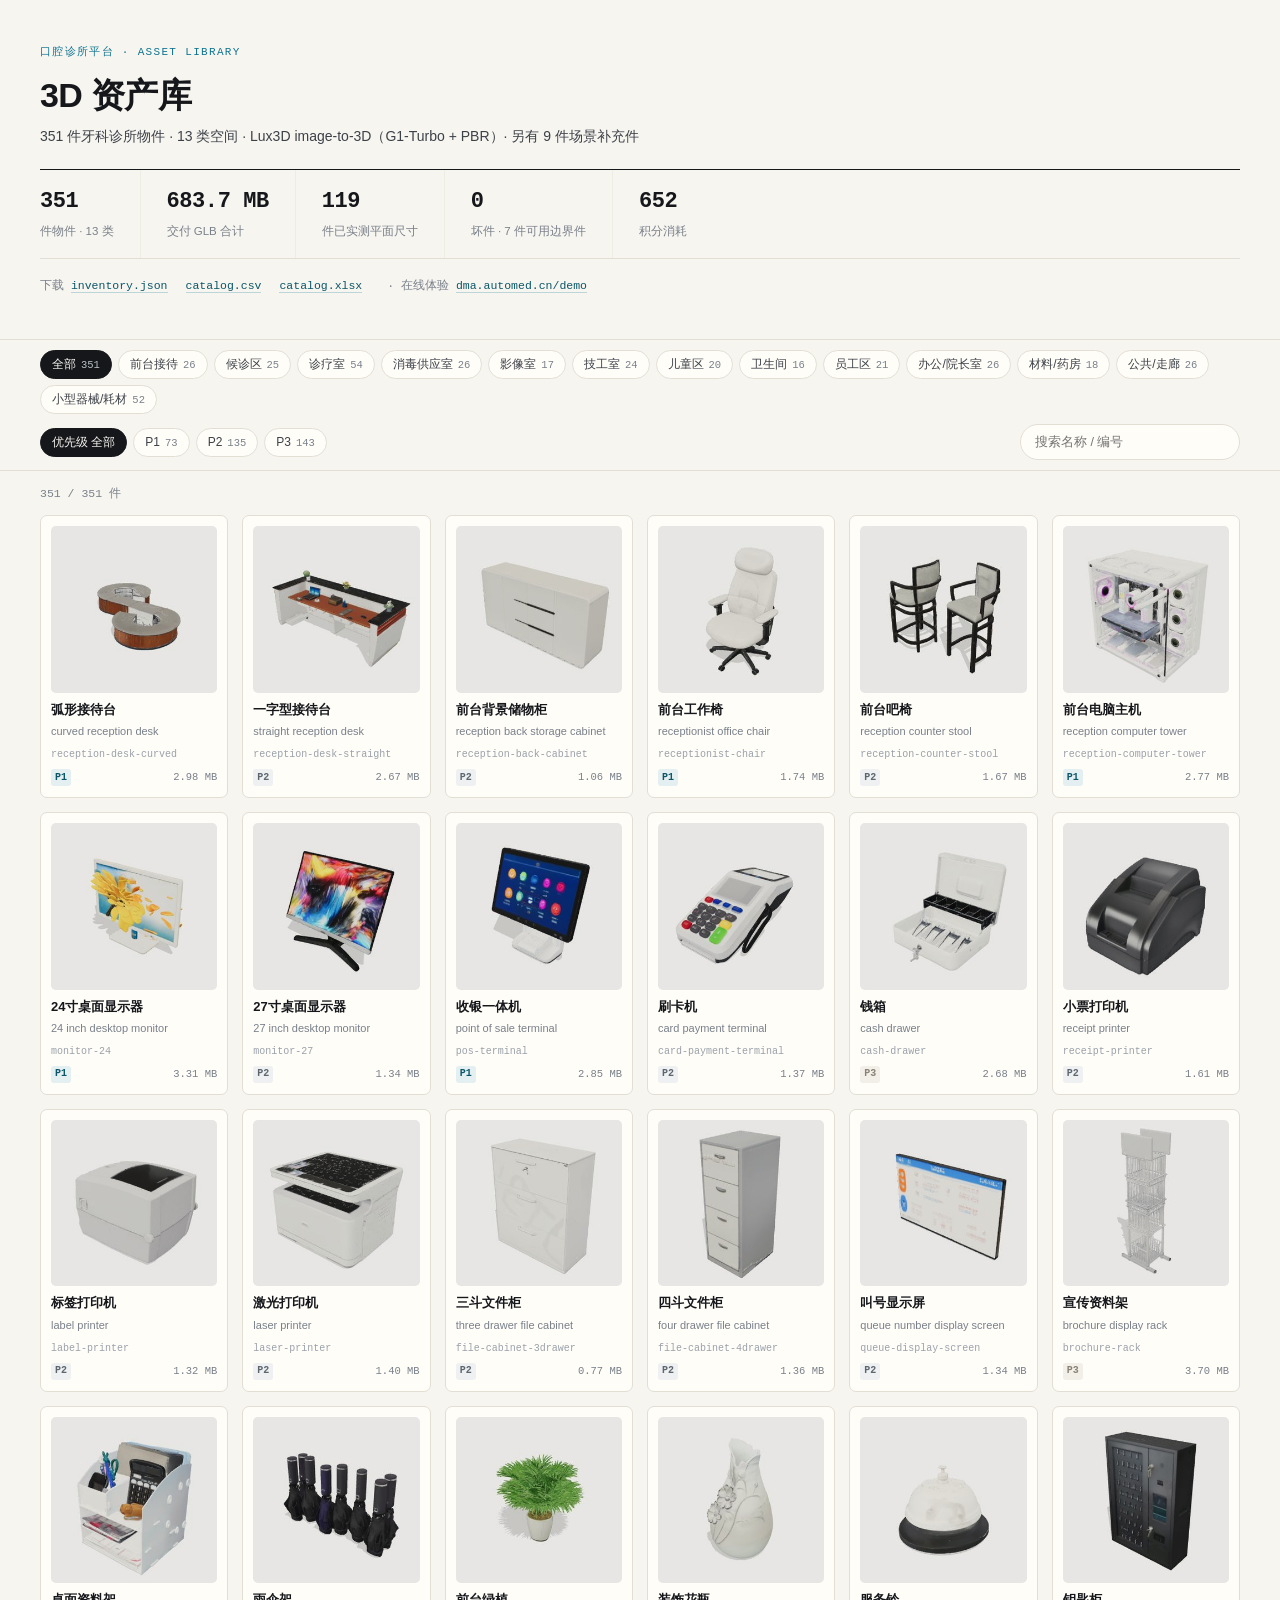
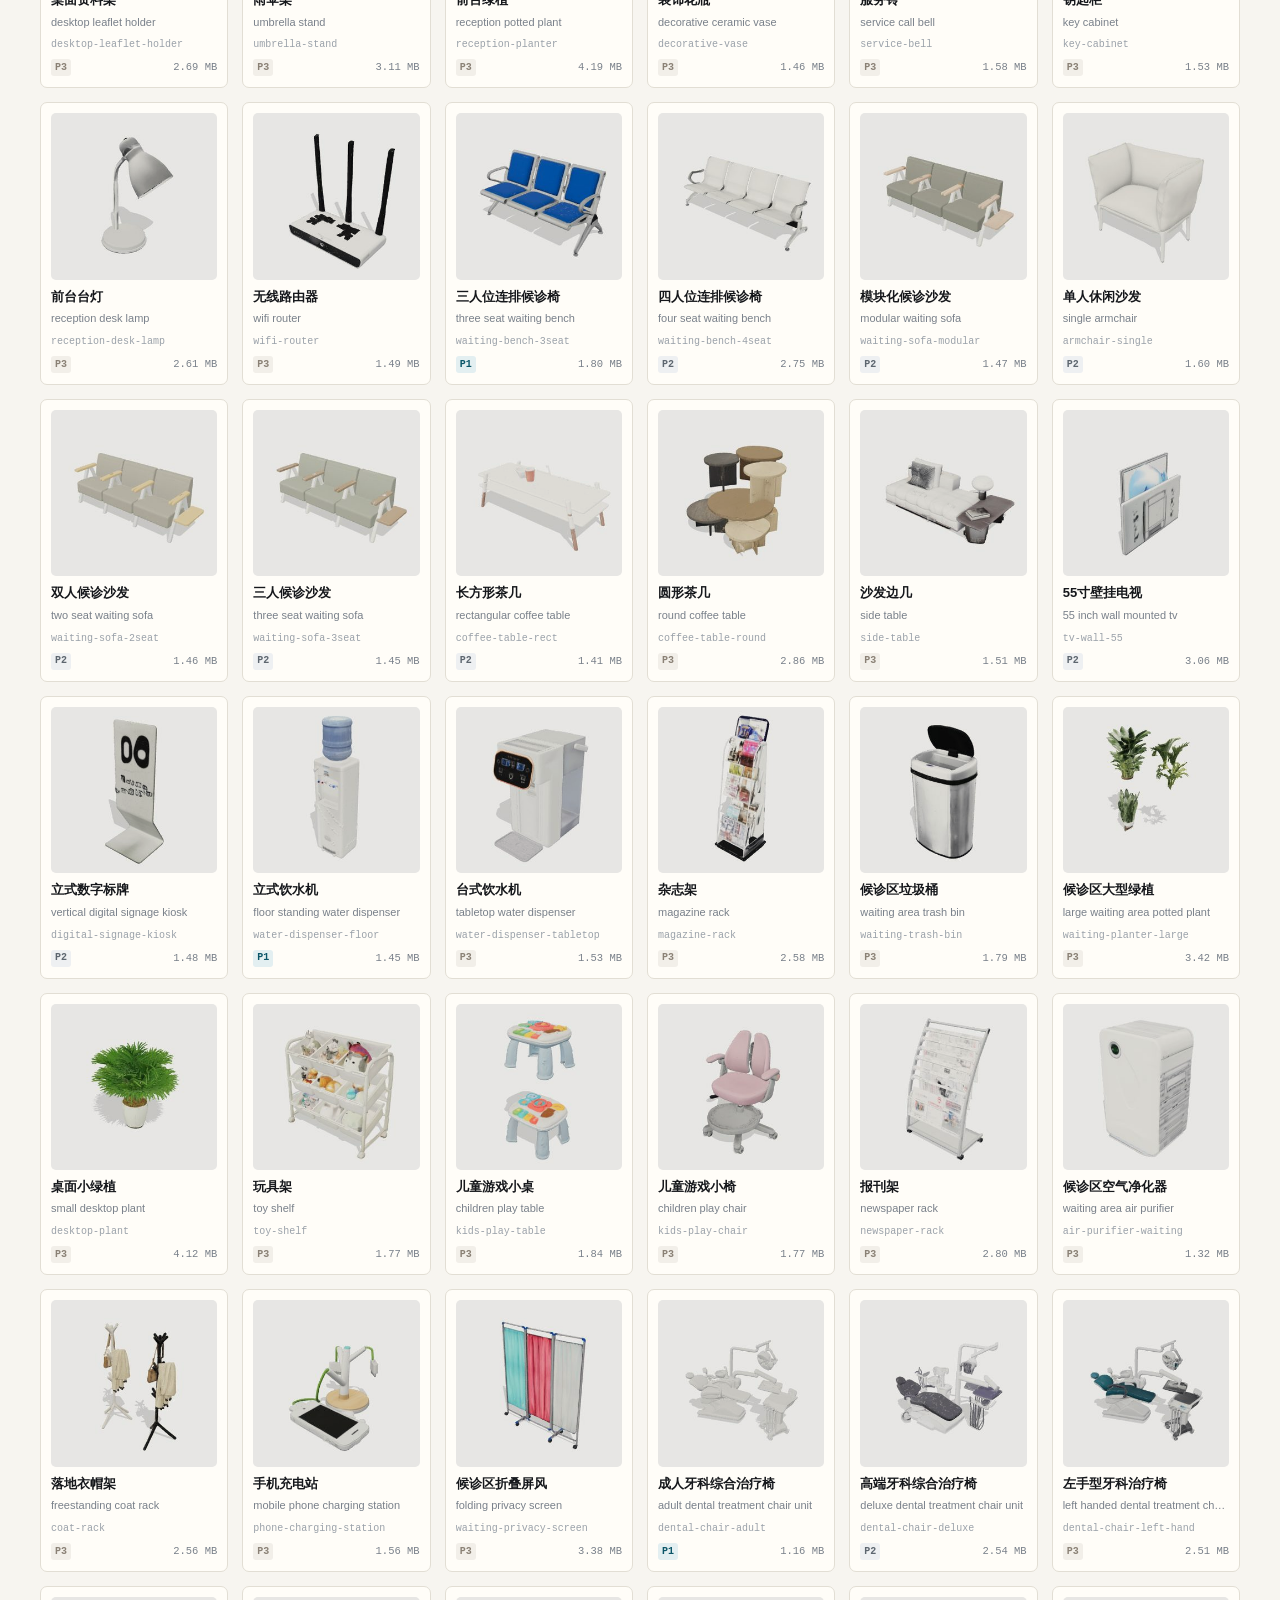
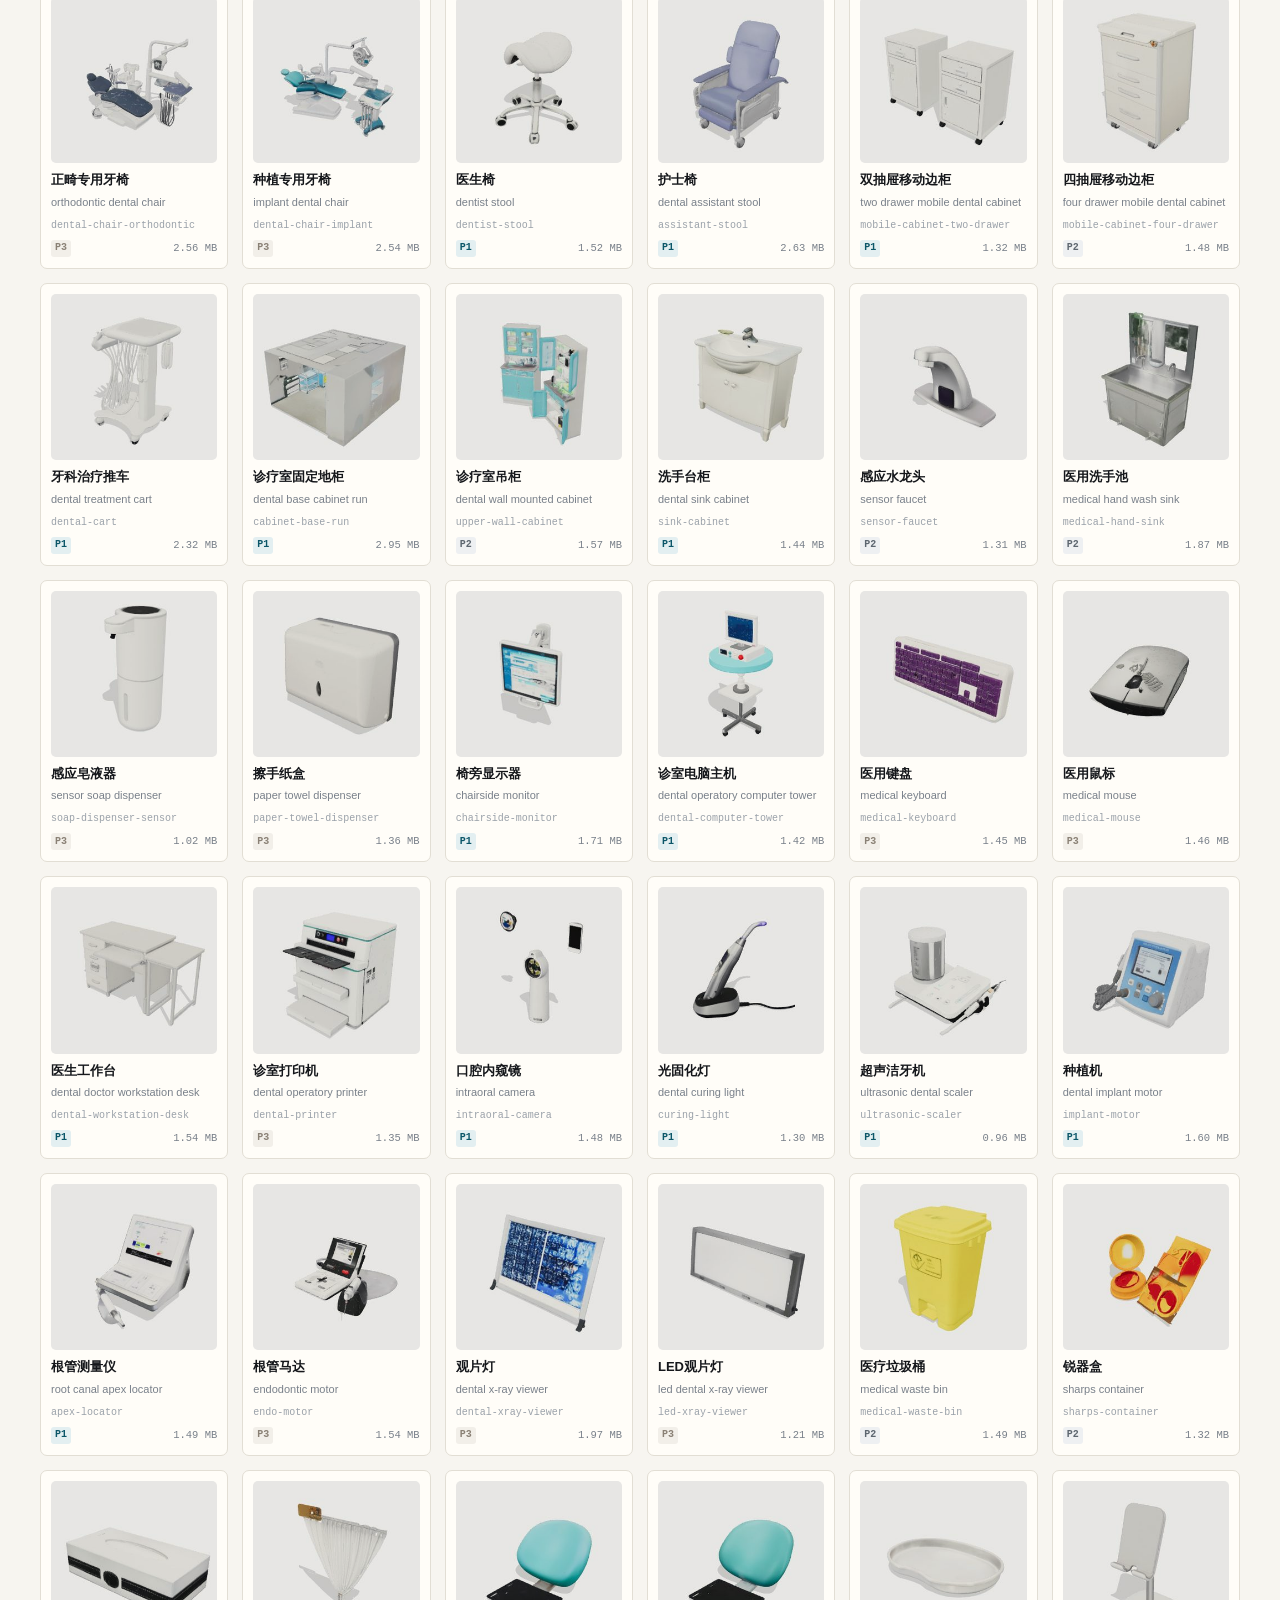
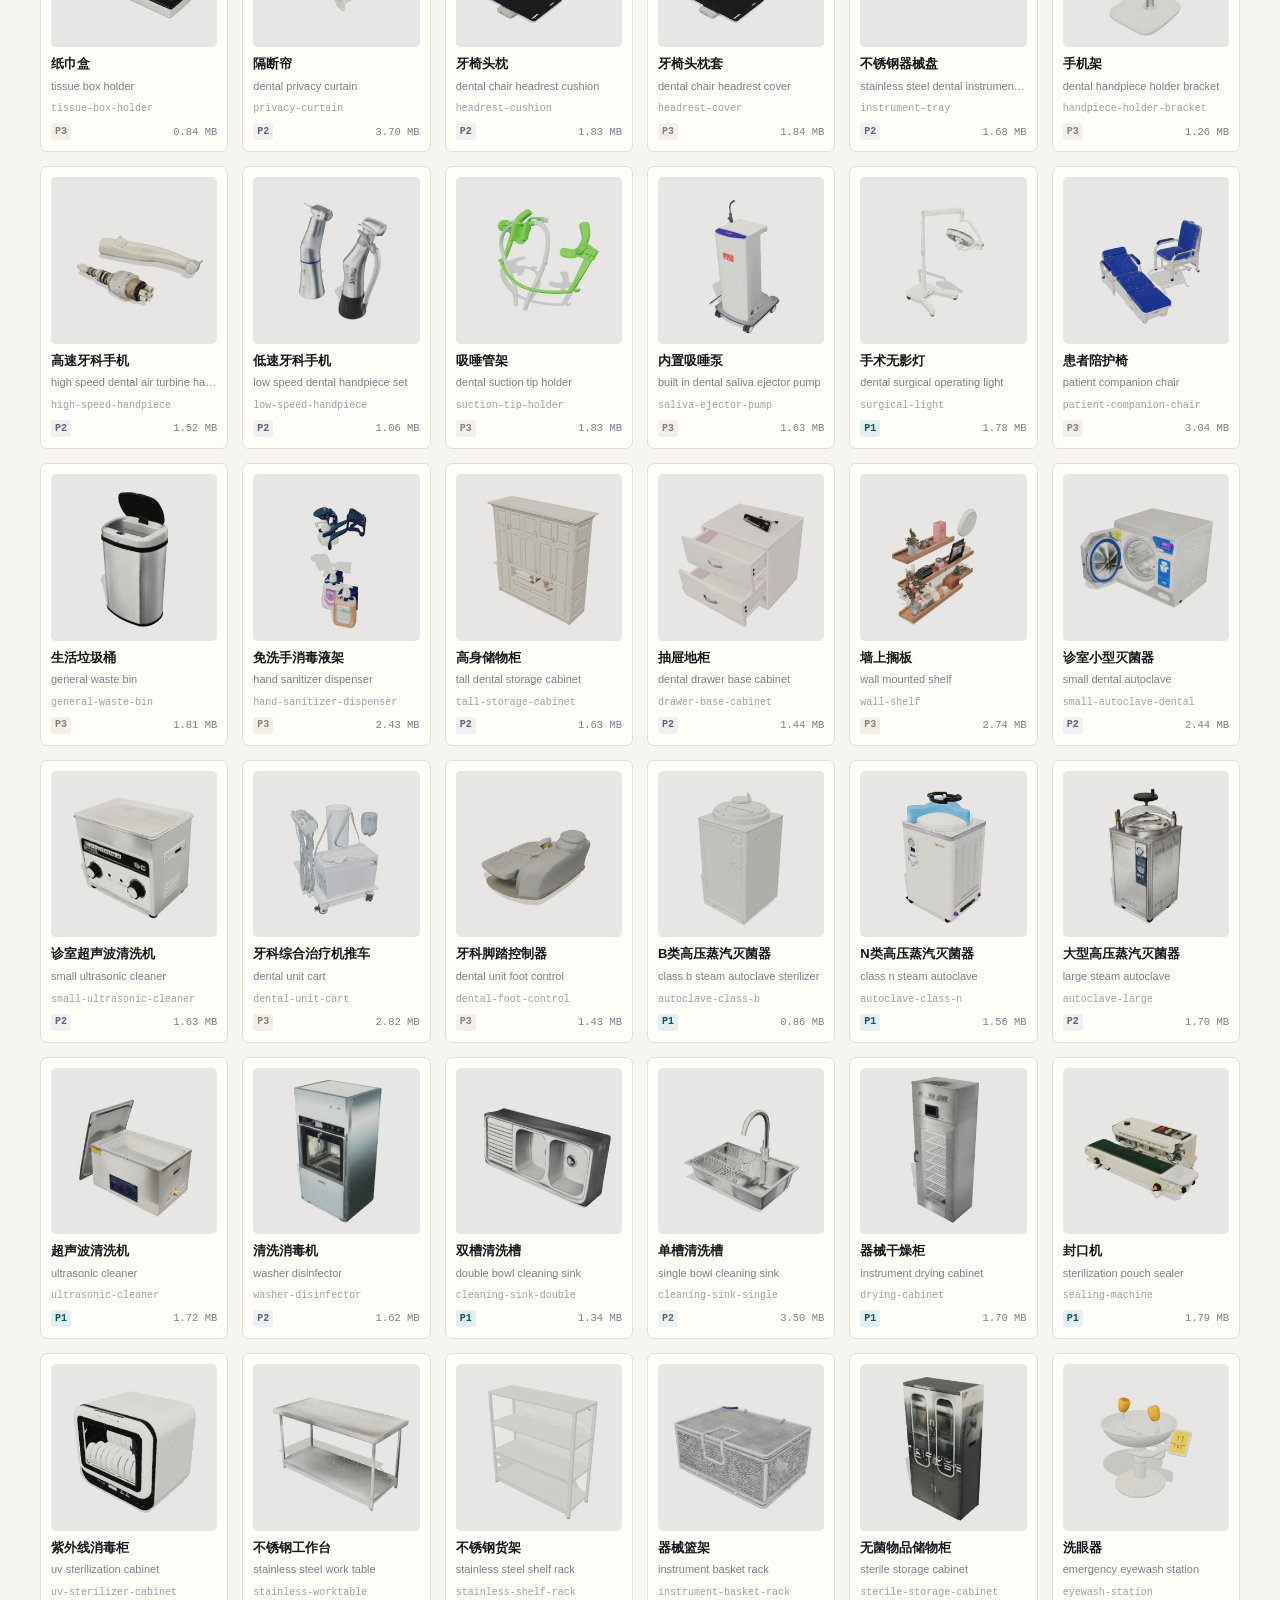
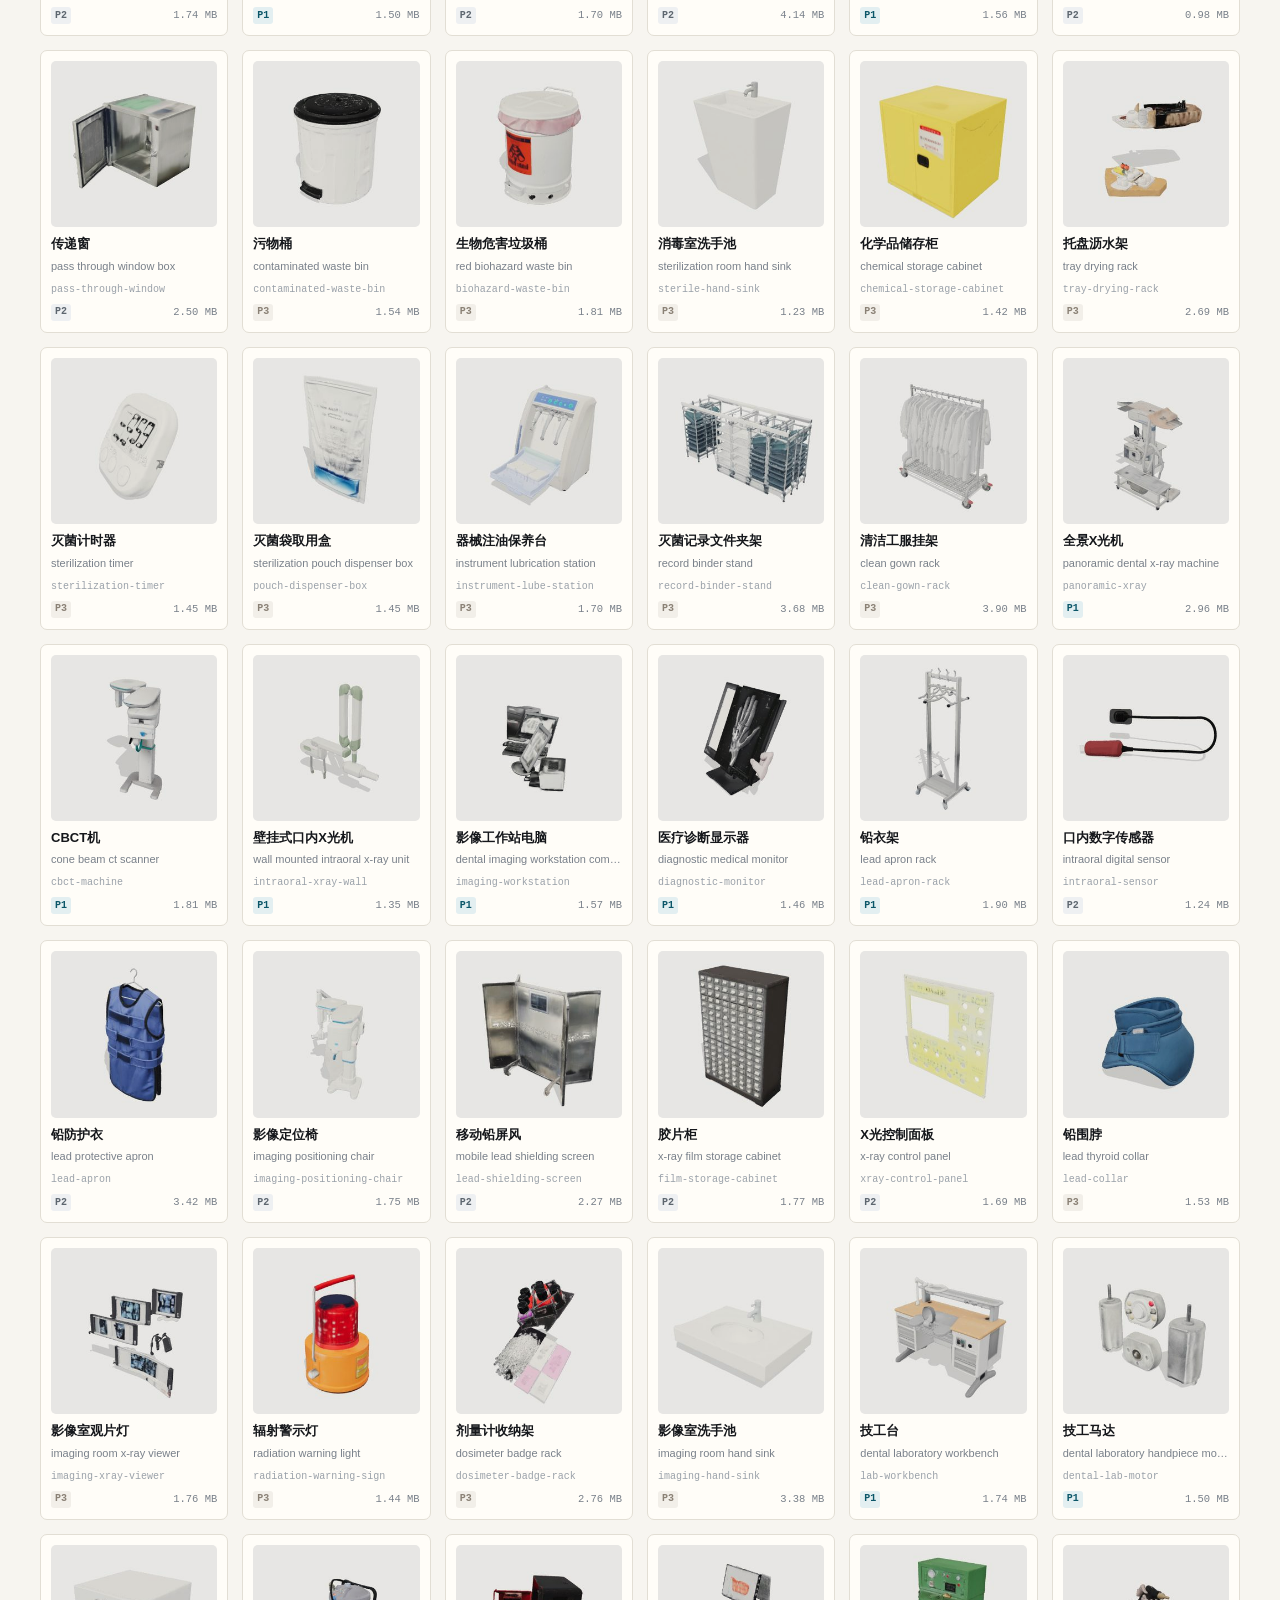
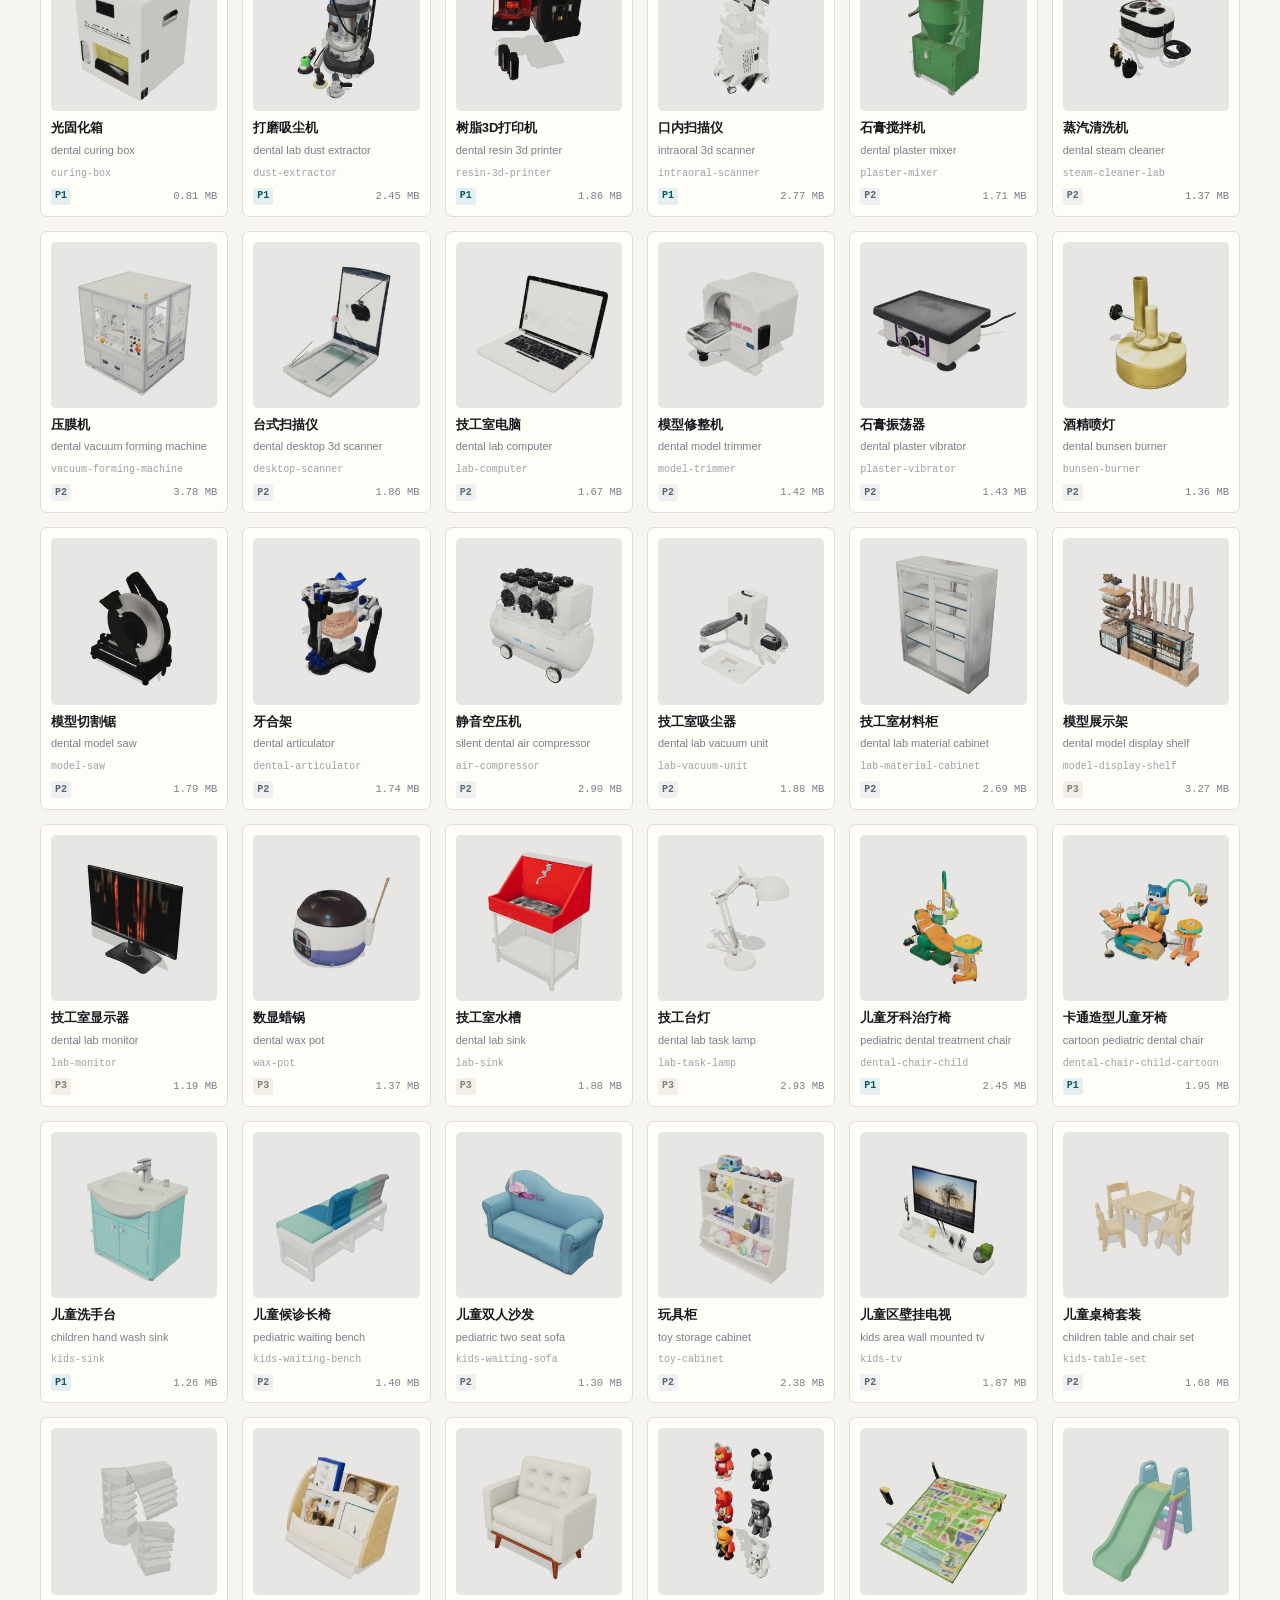
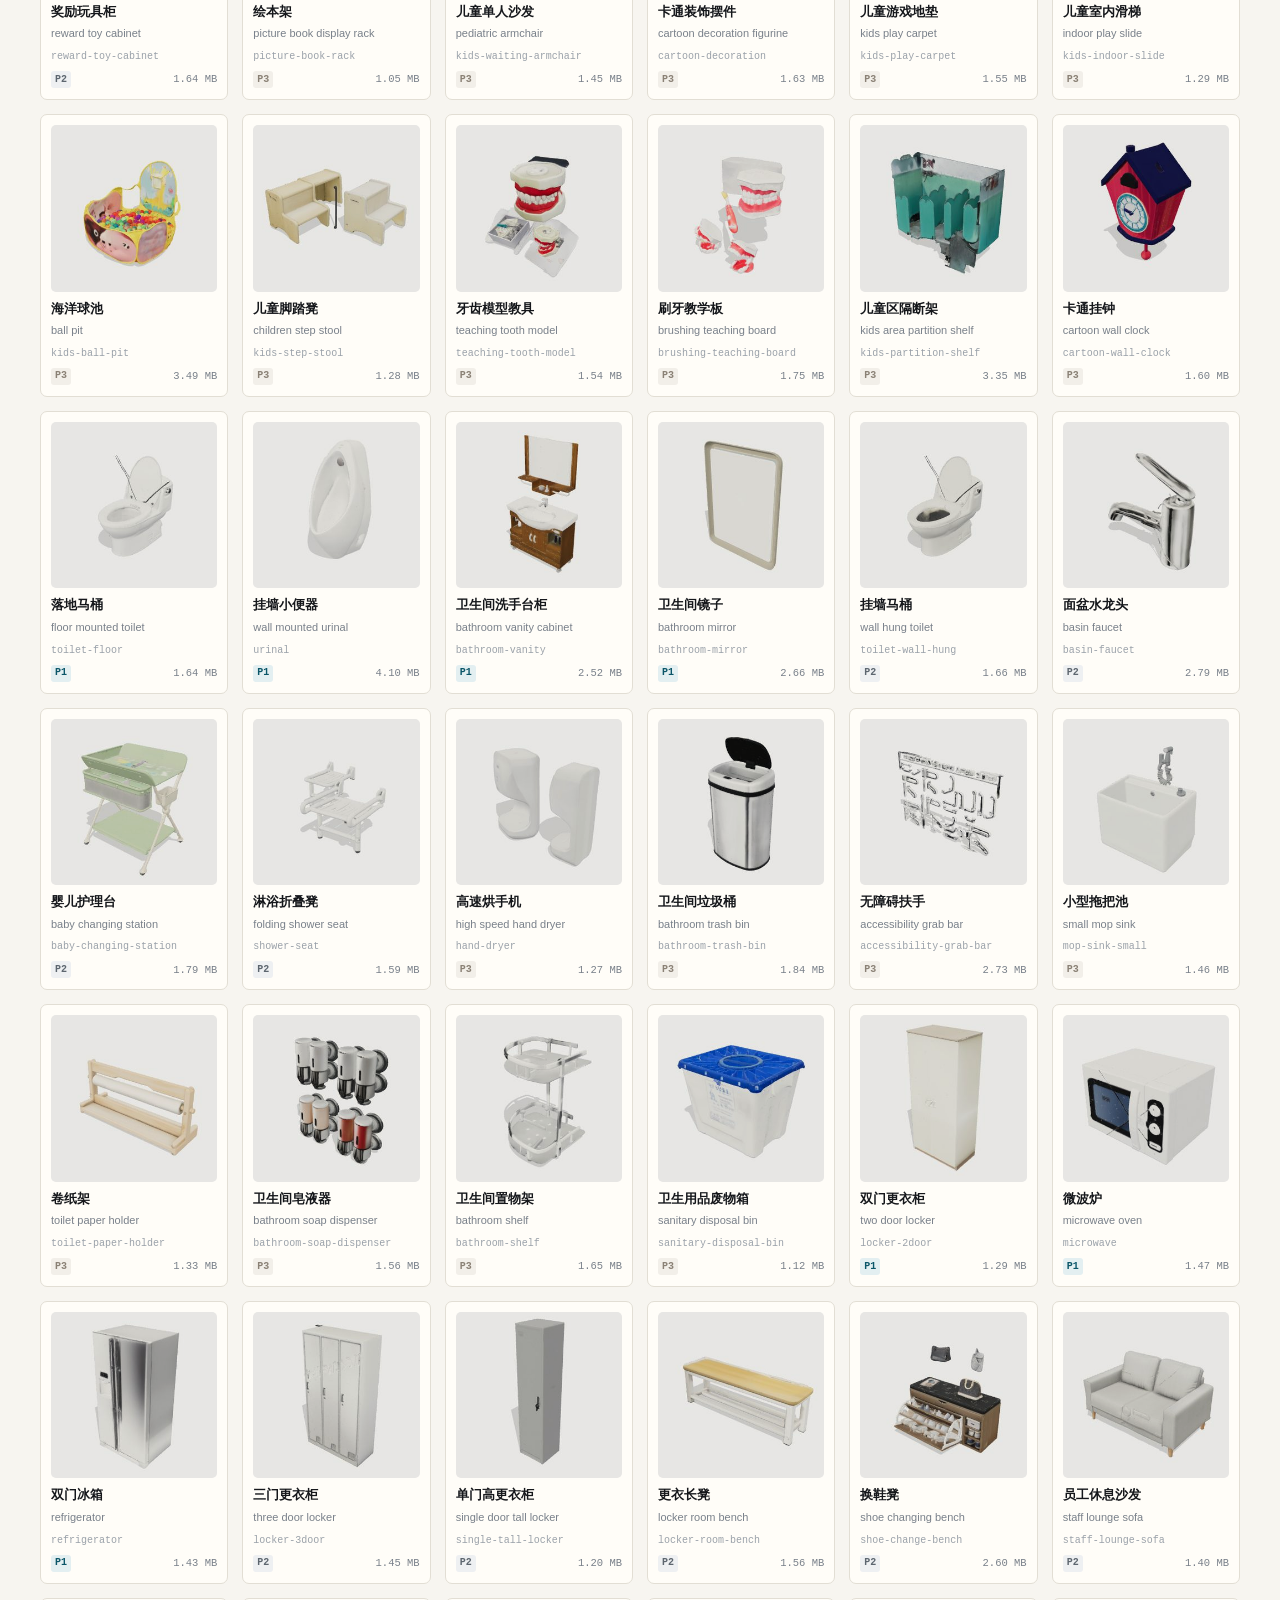
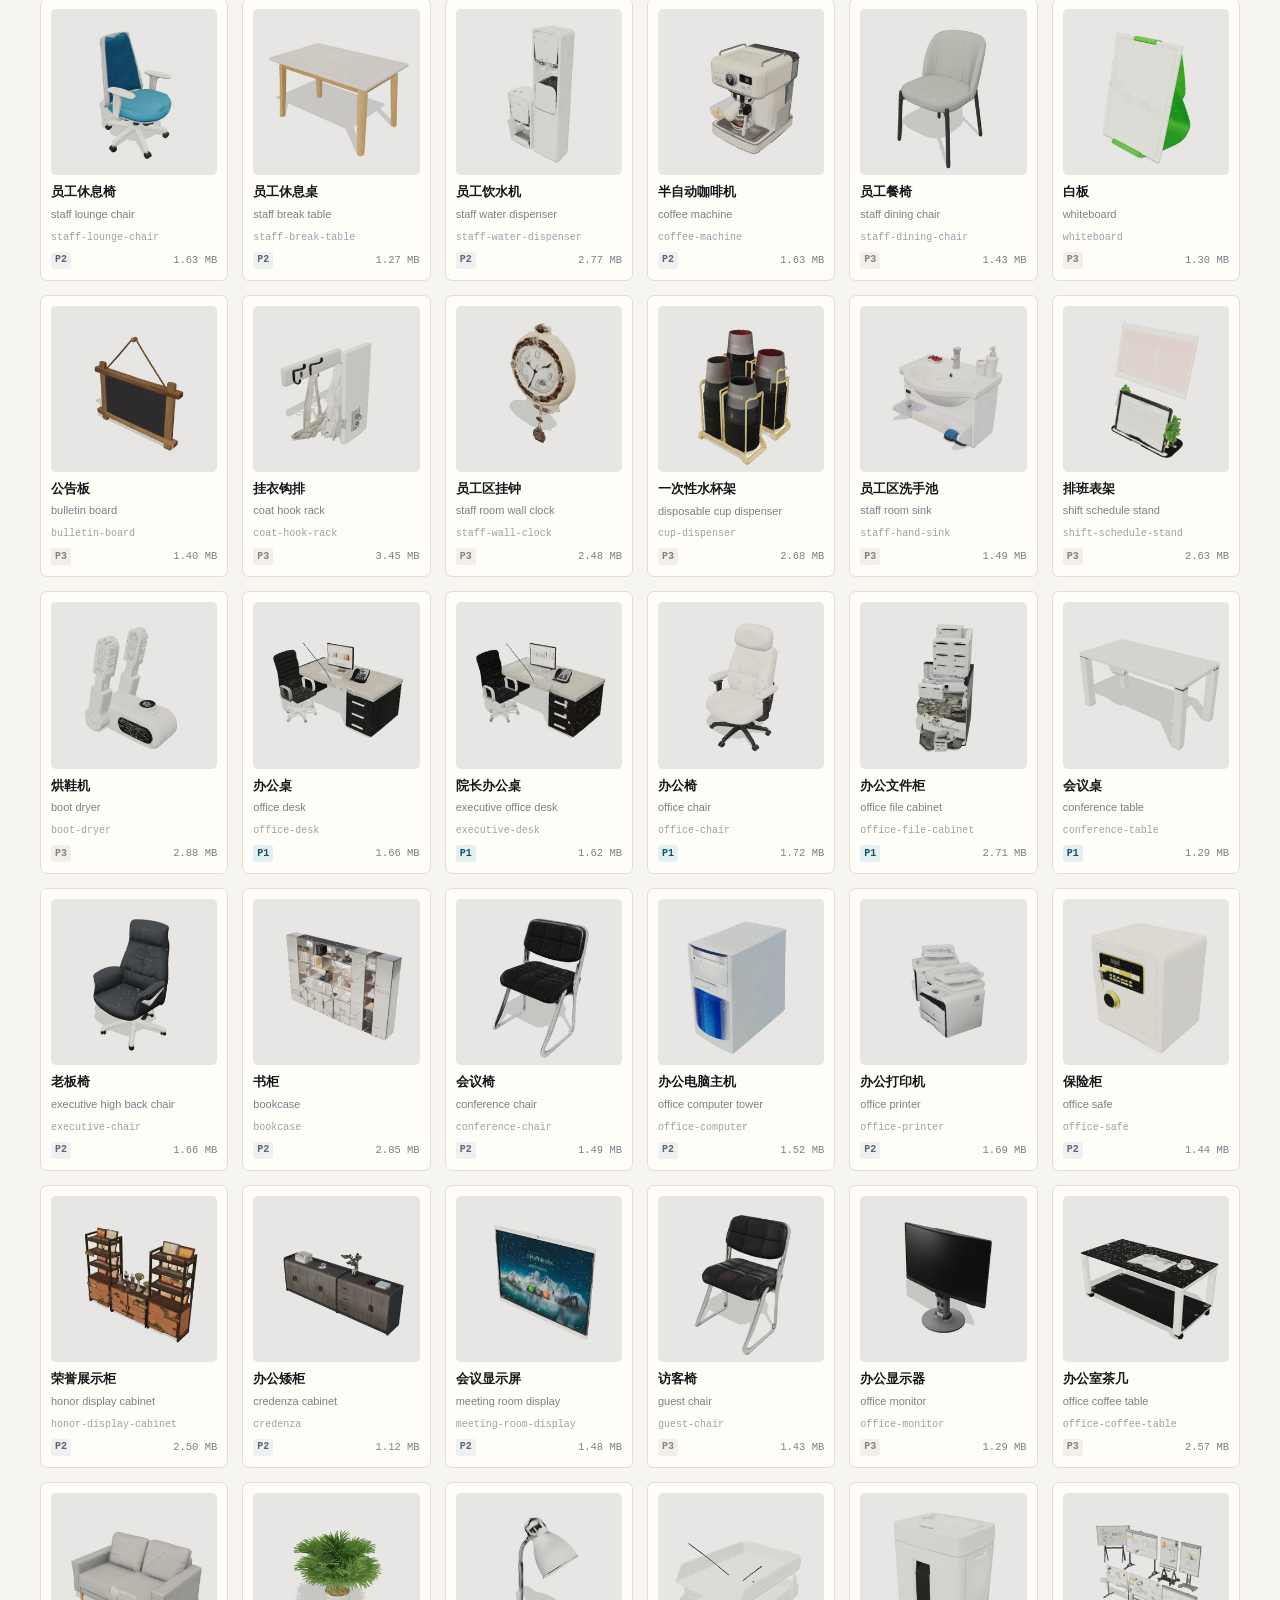
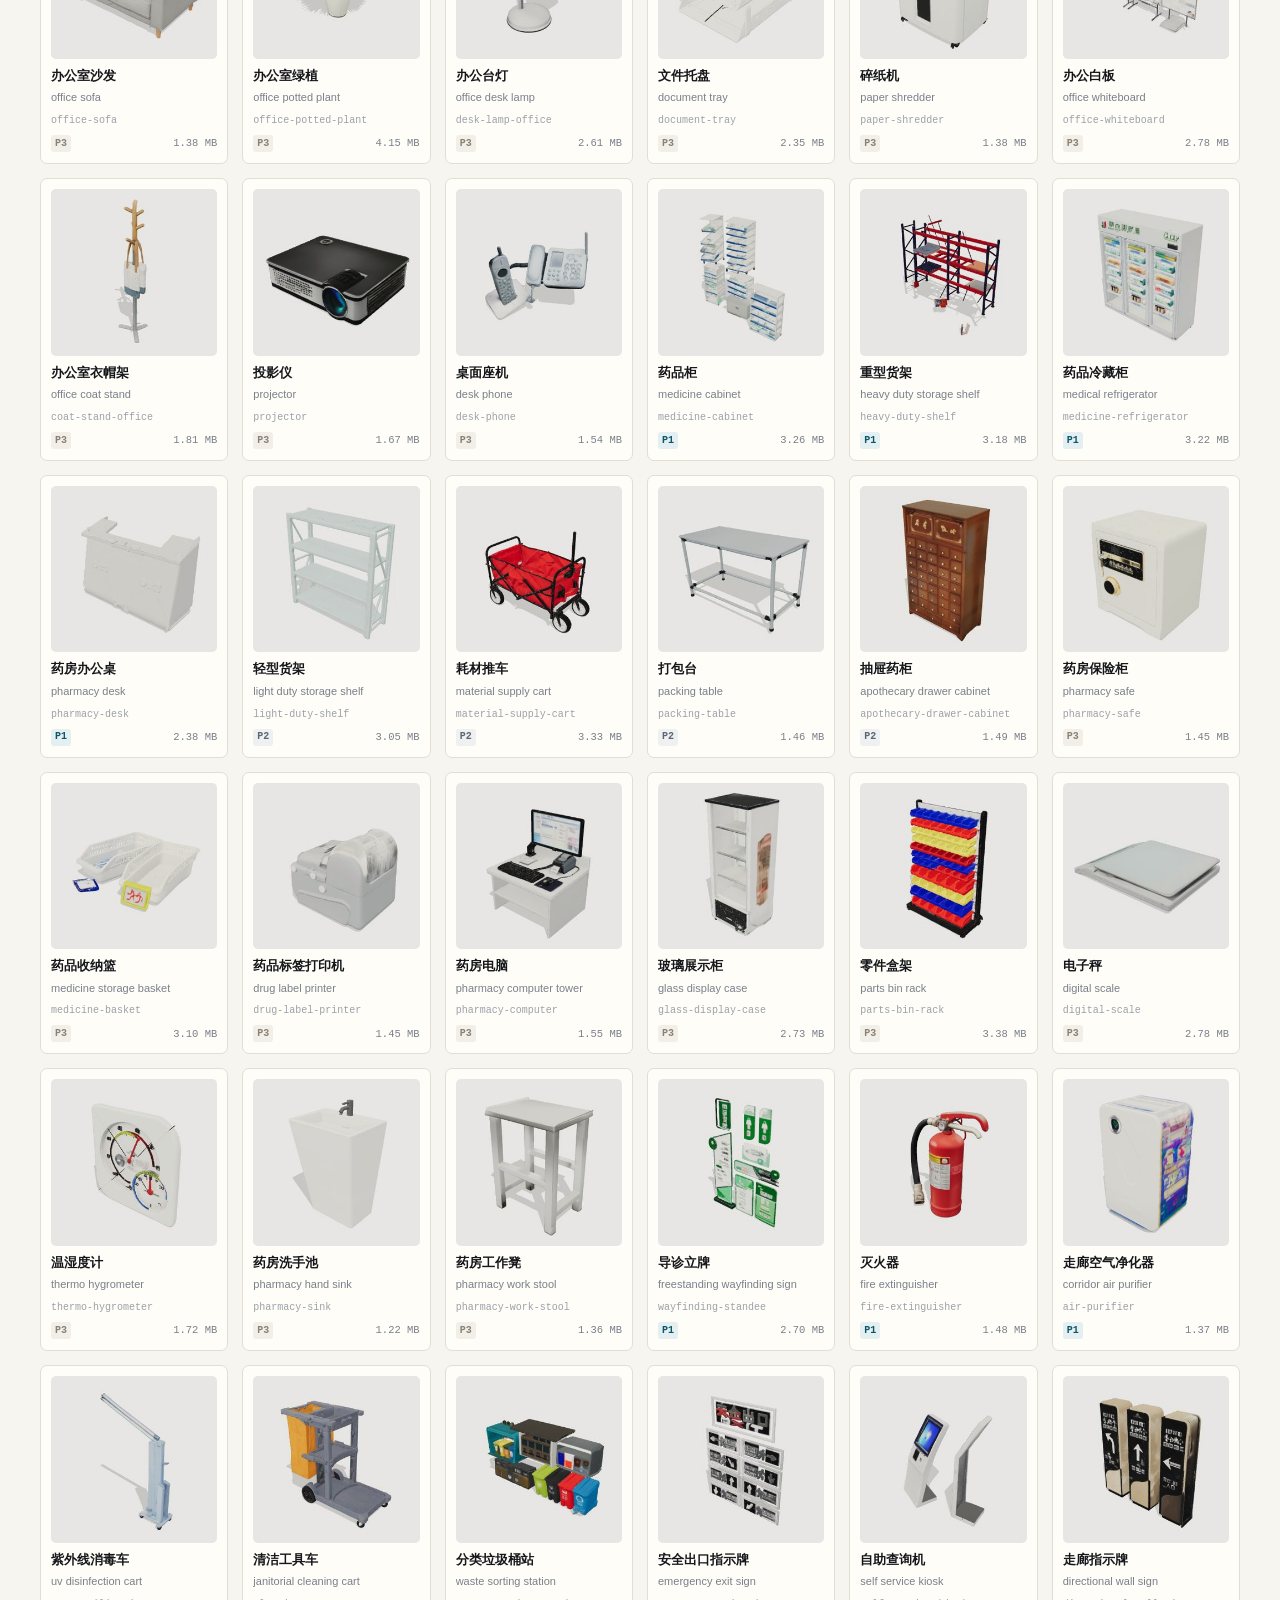
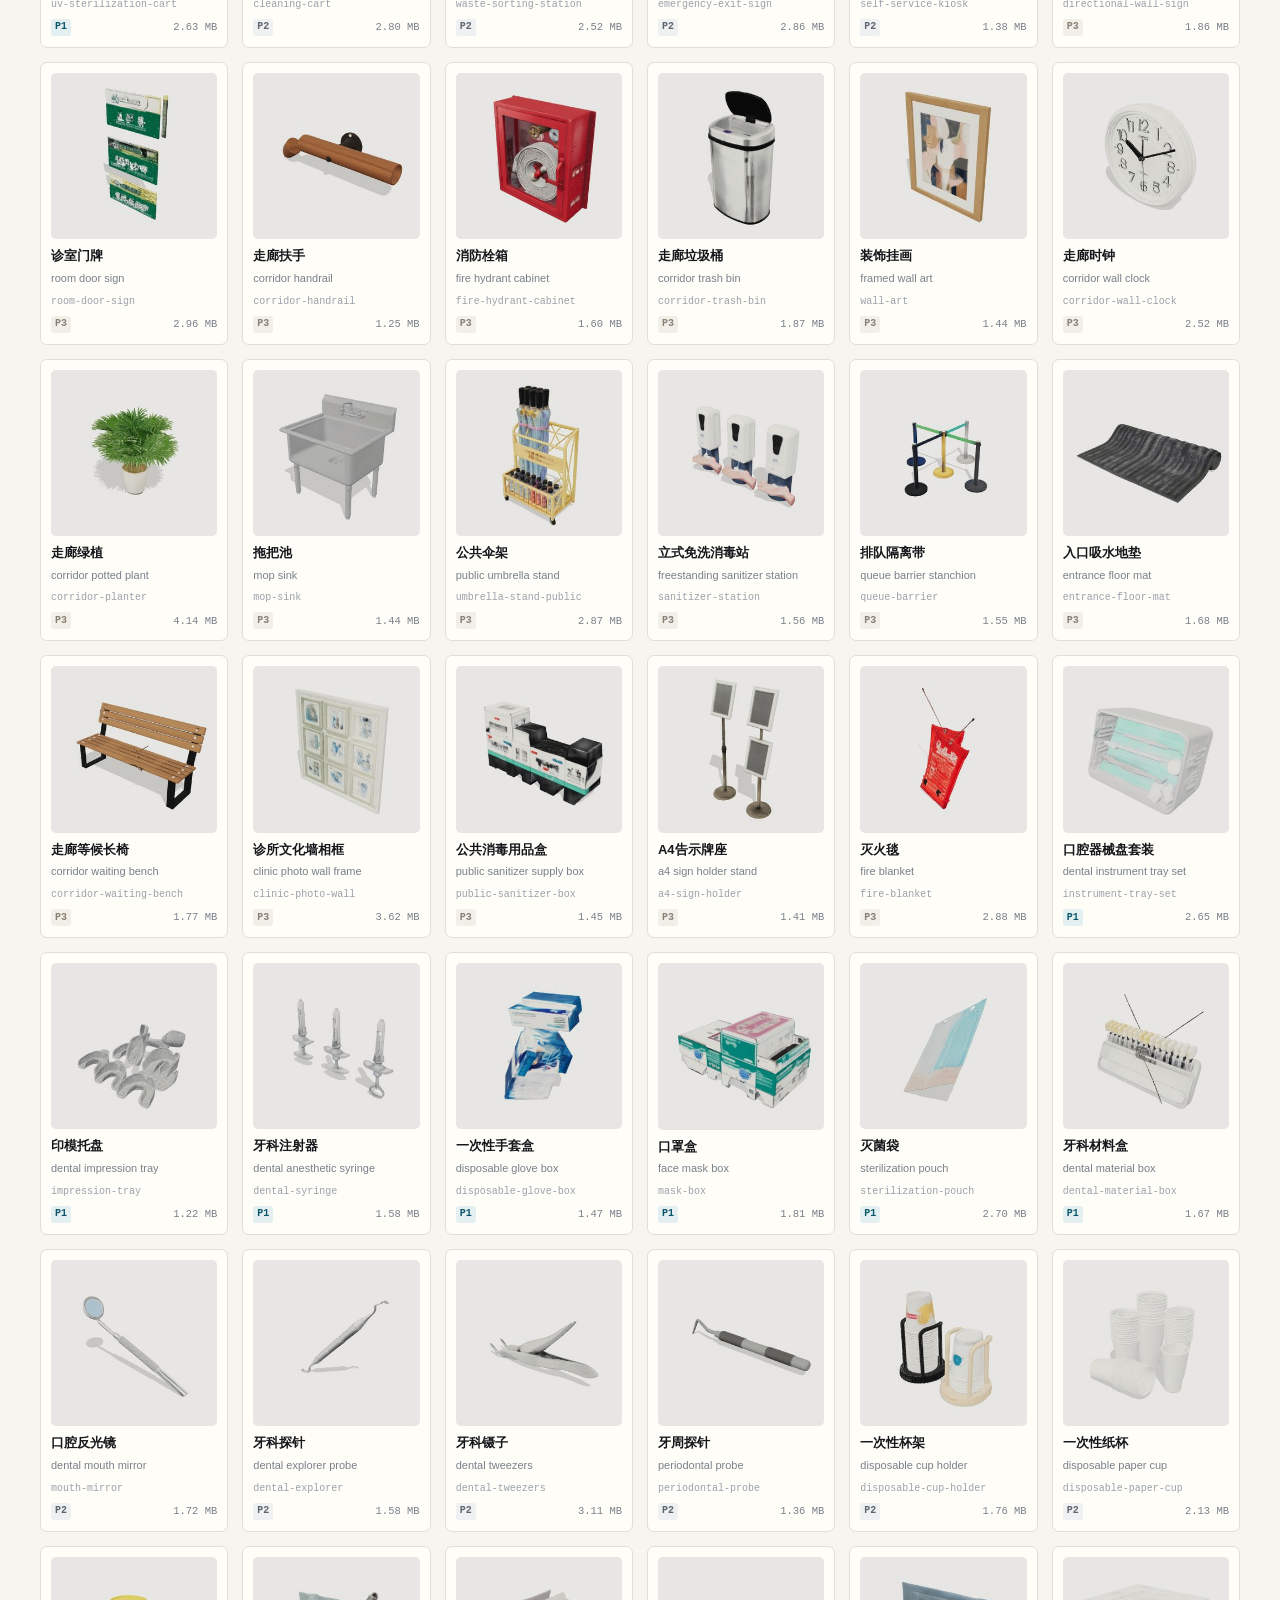
<file: catalog/index.html>
<!doctype html>
<html lang="zh-CN"><head><meta charset="utf-8"><meta name="viewport" content="width=device-width,initial-scale=1">
<title>3D 资产库 · 口腔诊所平台 · 351 件</title>
<meta name="description" content="351 件由 Lux3D 生成的牙科诊所 3D 物件目录：编号、中英文名、分类、优先级、交付体积与缩略图。">
<link rel="icon" href="data:image/svg+xml,%3Csvg xmlns='http://www.w3.org/2000/svg' viewBox='0 0 32 32'%3E%3Crect width='32' height='32' rx='7' fill='%230e7490'/%3E%3Cpath d='M9 22V10h3.2v4.4h7.6V10H23v12h-3.2v-4.6h-7.6V22z' fill='%23f7f5f0'/%3E%3C/svg%3E">
<style>
:root{--paper:#f7f5f0;--surface:#fffdf8;--ink:#15171b;--ink2:#3c4148;--muted:#79808a;
 --rule:#e2ded4;--rule2:#efece4;--teal:#0e7490;--teal-deep:#0b5668;--amber:#b45309;
 --mono:"Cascadia Mono",Consolas,"SF Mono",Menlo,monospace;
 --sans:-apple-system,BlinkMacSystemFont,"Segoe UI","PingFang SC","Microsoft YaHei",sans-serif}
*{box-sizing:border-box}
body{margin:0;background:var(--paper);color:var(--ink);font-family:var(--sans);font-size:14px;line-height:1.6;-webkit-font-smoothing:antialiased}
a{color:var(--teal-deep);text-decoration:none;border-bottom:1px solid rgba(14,116,144,.25)}
a:hover{border-bottom-color:var(--teal)}
.wrap{max-width:1440px;margin:0 auto;padding:0 40px}
header.top{padding:44px 0 18px}
.crumb{font-family:var(--mono);font-size:11px;letter-spacing:.12em;text-transform:uppercase;color:var(--teal);margin-bottom:14px}
h1{font-size:34px;line-height:1.15;letter-spacing:-.02em;margin:0 0 10px;font-weight:700}
.sub{color:var(--ink2);font-size:14px}
.stats{display:flex;flex-wrap:wrap;gap:0;border-top:1px solid var(--ink);border-bottom:1px solid var(--rule);margin:22px 0 18px}
.stat{padding:14px 26px 16px 0;margin-right:26px;border-right:1px solid var(--rule2)}
.stat:last-child{border-right:0}
.stat b{display:block;font-family:var(--mono);font-size:22px;font-weight:650;letter-spacing:-.02em}
.stat span{font-size:11.5px;color:var(--muted)}
.dl{font-family:var(--mono);font-size:11.5px;color:var(--muted);margin:0 0 26px}
.dl a{margin-right:18px}
.tools{position:sticky;top:0;z-index:20;background:rgba(247,245,240,.94);backdrop-filter:blur(10px);
 border-top:1px solid var(--rule);border-bottom:1px solid var(--rule);padding:10px 0}
.tools .wrap{display:flex;align-items:center;gap:10px;flex-wrap:wrap}
.chips{display:flex;gap:6px;flex-wrap:wrap}
.chip{border:1px solid var(--rule);background:var(--surface);color:var(--ink2);border-radius:999px;
 padding:5px 11px;font-size:12px;cursor:pointer;white-space:nowrap}
.chip:hover{border-color:#c9c3b6}
.chip.on{background:var(--ink);border-color:var(--ink);color:var(--paper)}
.chip .n{font-family:var(--mono);font-size:10.5px;color:var(--muted);margin-left:5px}
.chip.on .n{color:#b9c3c7}
#q{margin-left:auto;border:1px solid var(--rule);background:var(--surface);border-radius:999px;
 padding:7px 14px;font:inherit;font-size:12.5px;width:220px;color:var(--ink)}
#q:focus{outline:0;border-color:var(--teal)}
.count{font-family:var(--mono);font-size:11.5px;color:var(--muted);padding:14px 0 6px}
.grid{display:grid;grid-template-columns:repeat(6,1fr);gap:14px;padding:6px 0 60px}
.card{background:var(--surface);border:1px solid var(--rule);border-radius:7px;padding:10px 10px 11px;
 display:flex;flex-direction:column;gap:6px;min-width:0}
.card:hover{border-color:#c9c3b6}
.thumb{aspect-ratio:1/1;background:#f2f0ea;border-radius:5px;overflow:hidden;display:flex;align-items:center;justify-content:center}
.thumb img{width:100%;height:100%;object-fit:contain;mix-blend-mode:multiply}
.zh{font-size:13px;font-weight:600;line-height:1.35;margin:2px 0 0;overflow:hidden;text-overflow:ellipsis;white-space:nowrap}
.en{font-size:11px;color:var(--muted);line-height:1.35;overflow:hidden;text-overflow:ellipsis;white-space:nowrap}
.meta{display:flex;align-items:center;justify-content:space-between;gap:6px;font-family:var(--mono);font-size:10.5px;color:var(--muted);margin-top:auto}
.p{display:inline-flex;align-items:center;justify-content:center;min-width:18px;height:17px;border-radius:3px;
 background:#eef4f5;color:var(--teal-deep);font-size:10px;font-weight:700;padding:0 4px}
.p.p1{background:#e3eff1;color:#0b5668}.p.p2{background:#eef0f2;color:#5d666f}.p.p3{background:#f2efe9;color:#8a8175}
.id{font-family:var(--mono);font-size:10px;color:#9aa1a9;overflow:hidden;text-overflow:ellipsis;white-space:nowrap;margin-top:2px}
.mb{white-space:nowrap}
footer{border-top:1px solid var(--rule);padding:26px 0 60px;font-size:12px;color:var(--muted)}
footer .wrap{display:flex;justify-content:space-between;gap:18px;flex-wrap:wrap}
.note{max-width:62em;margin:0 0 8px}
.empty{padding:80px 0;text-align:center;color:var(--muted);display:none}
@media (max-width:1200px){.grid{grid-template-columns:repeat(4,1fr)}}
@media (max-width:820px){.grid{grid-template-columns:repeat(3,1fr)}.wrap{padding:0 20px}#q{width:100%;margin-left:0}}
@media (max-width:560px){.grid{grid-template-columns:repeat(2,1fr)}h1{font-size:26px}}
</style></head>
<body>
<header class="top"><div class="wrap">
  <div class="crumb">口腔诊所平台 · Asset Library</div>
  <h1>3D 资产库</h1>
  <div class="sub">351 件牙科诊所物件 · 13 类空间 · Lux3D image-to-3D（G1-Turbo + PBR）· 另有 9 件场景补充件</div>
  <div class="stats">
    <div class="stat"><b>351</b><span>件物件 · 13 类</span></div>
    <div class="stat"><b>683.7 MB</b><span>交付 GLB 合计</span></div>
    <div class="stat"><b>119</b><span>件已实测平面尺寸</span></div>
    <div class="stat"><b>0</b><span>坏件 · 7 件可用边界件</span></div>
    <div class="stat"><b>652</b><span>积分消耗</span></div>
  </div>
  <div class="dl">下载 <a href="inventory.json">inventory.json</a><a href="catalog.csv">catalog.csv</a><a href="catalog.xlsx">catalog.xlsx</a>
  · 在线体验 <a href="https://dma.automed.cn/demo/index.html" target="_blank" rel="noopener">dma.automed.cn/demo</a></div>
</div></header>

<div class="tools"><div class="wrap">
  <div class="chips"><button class="chip on" data-cat="all">全部<span class="n">351</span></button><button class="chip" data-cat="前台接待">前台接待<span class="n">26</span></button><button class="chip" data-cat="候诊区">候诊区<span class="n">25</span></button><button class="chip" data-cat="诊疗室">诊疗室<span class="n">54</span></button><button class="chip" data-cat="消毒供应室">消毒供应室<span class="n">26</span></button><button class="chip" data-cat="影像室">影像室<span class="n">17</span></button><button class="chip" data-cat="技工室">技工室<span class="n">24</span></button><button class="chip" data-cat="儿童区">儿童区<span class="n">20</span></button><button class="chip" data-cat="卫生间">卫生间<span class="n">16</span></button><button class="chip" data-cat="员工区">员工区<span class="n">21</span></button><button class="chip" data-cat="办公/院长室">办公/院长室<span class="n">26</span></button><button class="chip" data-cat="材料/药房">材料/药房<span class="n">18</span></button><button class="chip" data-cat="公共/走廊">公共/走廊<span class="n">26</span></button><button class="chip" data-cat="小型器械/耗材">小型器械/耗材<span class="n">52</span></button></div>
  <div class="chips"><button class="chip on" data-pri="all">优先级 全部</button><button class="chip" data-pri="1">P1<span class="n">73</span></button><button class="chip" data-pri="2">P2<span class="n">135</span></button><button class="chip" data-pri="3">P3<span class="n">143</span></button></div>
  <input id="q" type="search" placeholder="搜索名称 / 编号" autocomplete="off" aria-label="搜索">
</div></div>

<main class="wrap">
  <div class="count" id="count">351 / 351 件</div>
  <div class="grid"><article class="card" data-cat="前台接待" data-pri="1" data-name="弧形接待台 curved reception desk" data-id="reception-desk-curved"><div class="thumb"><img src="thumbs/reception-desk-curved.jpg" alt="弧形接待台 缩略图" loading="lazy" width="300" height="300"></div><div class="zh" title="弧形接待台">弧形接待台</div><div class="en" title="curved reception desk">curved reception desk</div><div class="id" title="reception-desk-curved">reception-desk-curved</div><div class="meta"><span class="p p1">P1</span><span class="mb">2.98 MB</span></div></article><article class="card" data-cat="前台接待" data-pri="2" data-name="一字型接待台 straight reception desk" data-id="reception-desk-straight"><div class="thumb"><img src="thumbs/reception-desk-straight.jpg" alt="一字型接待台 缩略图" loading="lazy" width="300" height="300"></div><div class="zh" title="一字型接待台">一字型接待台</div><div class="en" title="straight reception desk">straight reception desk</div><div class="id" title="reception-desk-straight">reception-desk-straight</div><div class="meta"><span class="p p2">P2</span><span class="mb">2.67 MB</span></div></article><article class="card" data-cat="前台接待" data-pri="2" data-name="前台背景储物柜 reception back storage cabinet" data-id="reception-back-cabinet"><div class="thumb"><img src="thumbs/reception-back-cabinet.jpg" alt="前台背景储物柜 缩略图" loading="lazy" width="300" height="300"></div><div class="zh" title="前台背景储物柜">前台背景储物柜</div><div class="en" title="reception back storage cabinet">reception back storage cabinet</div><div class="id" title="reception-back-cabinet">reception-back-cabinet</div><div class="meta"><span class="p p2">P2</span><span class="mb">1.06 MB</span></div></article><article class="card" data-cat="前台接待" data-pri="1" data-name="前台工作椅 receptionist office chair" data-id="receptionist-chair"><div class="thumb"><img src="thumbs/receptionist-chair.jpg" alt="前台工作椅 缩略图" loading="lazy" width="300" height="300"></div><div class="zh" title="前台工作椅">前台工作椅</div><div class="en" title="receptionist office chair">receptionist office chair</div><div class="id" title="receptionist-chair">receptionist-chair</div><div class="meta"><span class="p p1">P1</span><span class="mb">1.74 MB</span></div></article><article class="card" data-cat="前台接待" data-pri="2" data-name="前台吧椅 reception counter stool" data-id="reception-counter-stool"><div class="thumb"><img src="thumbs/reception-counter-stool.jpg" alt="前台吧椅 缩略图" loading="lazy" width="300" height="300"></div><div class="zh" title="前台吧椅">前台吧椅</div><div class="en" title="reception counter stool">reception counter stool</div><div class="id" title="reception-counter-stool">reception-counter-stool</div><div class="meta"><span class="p p2">P2</span><span class="mb">1.67 MB</span></div></article><article class="card" data-cat="前台接待" data-pri="1" data-name="前台电脑主机 reception computer tower" data-id="reception-computer-tower"><div class="thumb"><img src="thumbs/reception-computer-tower.jpg" alt="前台电脑主机 缩略图" loading="lazy" width="300" height="300"></div><div class="zh" title="前台电脑主机">前台电脑主机</div><div class="en" title="reception computer tower">reception computer tower</div><div class="id" title="reception-computer-tower">reception-computer-tower</div><div class="meta"><span class="p p1">P1</span><span class="mb">2.77 MB</span></div></article><article class="card" data-cat="前台接待" data-pri="1" data-name="24寸桌面显示器 24 inch desktop monitor" data-id="monitor-24"><div class="thumb"><img src="thumbs/monitor-24.jpg" alt="24寸桌面显示器 缩略图" loading="lazy" width="300" height="300"></div><div class="zh" title="24寸桌面显示器">24寸桌面显示器</div><div class="en" title="24 inch desktop monitor">24 inch desktop monitor</div><div class="id" title="monitor-24">monitor-24</div><div class="meta"><span class="p p1">P1</span><span class="mb">3.31 MB</span></div></article><article class="card" data-cat="前台接待" data-pri="2" data-name="27寸桌面显示器 27 inch desktop monitor" data-id="monitor-27"><div class="thumb"><img src="thumbs/monitor-27.jpg" alt="27寸桌面显示器 缩略图" loading="lazy" width="300" height="300"></div><div class="zh" title="27寸桌面显示器">27寸桌面显示器</div><div class="en" title="27 inch desktop monitor">27 inch desktop monitor</div><div class="id" title="monitor-27">monitor-27</div><div class="meta"><span class="p p2">P2</span><span class="mb">1.34 MB</span></div></article><article class="card" data-cat="前台接待" data-pri="1" data-name="收银一体机 point of sale terminal" data-id="pos-terminal"><div class="thumb"><img src="thumbs/pos-terminal.jpg" alt="收银一体机 缩略图" loading="lazy" width="300" height="300"></div><div class="zh" title="收银一体机">收银一体机</div><div class="en" title="point of sale terminal">point of sale terminal</div><div class="id" title="pos-terminal">pos-terminal</div><div class="meta"><span class="p p1">P1</span><span class="mb">2.85 MB</span></div></article><article class="card" data-cat="前台接待" data-pri="2" data-name="刷卡机 card payment terminal" data-id="card-payment-terminal"><div class="thumb"><img src="thumbs/card-payment-terminal.jpg" alt="刷卡机 缩略图" loading="lazy" width="300" height="300"></div><div class="zh" title="刷卡机">刷卡机</div><div class="en" title="card payment terminal">card payment terminal</div><div class="id" title="card-payment-terminal">card-payment-terminal</div><div class="meta"><span class="p p2">P2</span><span class="mb">1.37 MB</span></div></article><article class="card" data-cat="前台接待" data-pri="3" data-name="钱箱 cash drawer" data-id="cash-drawer"><div class="thumb"><img src="thumbs/cash-drawer.jpg" alt="钱箱 缩略图" loading="lazy" width="300" height="300"></div><div class="zh" title="钱箱">钱箱</div><div class="en" title="cash drawer">cash drawer</div><div class="id" title="cash-drawer">cash-drawer</div><div class="meta"><span class="p p3">P3</span><span class="mb">2.68 MB</span></div></article><article class="card" data-cat="前台接待" data-pri="2" data-name="小票打印机 receipt printer" data-id="receipt-printer"><div class="thumb"><img src="thumbs/receipt-printer.jpg" alt="小票打印机 缩略图" loading="lazy" width="300" height="300"></div><div class="zh" title="小票打印机">小票打印机</div><div class="en" title="receipt printer">receipt printer</div><div class="id" title="receipt-printer">receipt-printer</div><div class="meta"><span class="p p2">P2</span><span class="mb">1.61 MB</span></div></article><article class="card" data-cat="前台接待" data-pri="2" data-name="标签打印机 label printer" data-id="label-printer"><div class="thumb"><img src="thumbs/label-printer.jpg" alt="标签打印机 缩略图" loading="lazy" width="300" height="300"></div><div class="zh" title="标签打印机">标签打印机</div><div class="en" title="label printer">label printer</div><div class="id" title="label-printer">label-printer</div><div class="meta"><span class="p p2">P2</span><span class="mb">1.32 MB</span></div></article><article class="card" data-cat="前台接待" data-pri="2" data-name="激光打印机 laser printer" data-id="laser-printer"><div class="thumb"><img src="thumbs/laser-printer.jpg" alt="激光打印机 缩略图" loading="lazy" width="300" height="300"></div><div class="zh" title="激光打印机">激光打印机</div><div class="en" title="laser printer">laser printer</div><div class="id" title="laser-printer">laser-printer</div><div class="meta"><span class="p p2">P2</span><span class="mb">1.40 MB</span></div></article><article class="card" data-cat="前台接待" data-pri="2" data-name="三斗文件柜 three drawer file cabinet" data-id="file-cabinet-3drawer"><div class="thumb"><img src="thumbs/file-cabinet-3drawer.jpg" alt="三斗文件柜 缩略图" loading="lazy" width="300" height="300"></div><div class="zh" title="三斗文件柜">三斗文件柜</div><div class="en" title="three drawer file cabinet">three drawer file cabinet</div><div class="id" title="file-cabinet-3drawer">file-cabinet-3drawer</div><div class="meta"><span class="p p2">P2</span><span class="mb">0.77 MB</span></div></article><article class="card" data-cat="前台接待" data-pri="2" data-name="四斗文件柜 four drawer file cabinet" data-id="file-cabinet-4drawer"><div class="thumb"><img src="thumbs/file-cabinet-4drawer.jpg" alt="四斗文件柜 缩略图" loading="lazy" width="300" height="300"></div><div class="zh" title="四斗文件柜">四斗文件柜</div><div class="en" title="four drawer file cabinet">four drawer file cabinet</div><div class="id" title="file-cabinet-4drawer">file-cabinet-4drawer</div><div class="meta"><span class="p p2">P2</span><span class="mb">1.36 MB</span></div></article><article class="card" data-cat="前台接待" data-pri="2" data-name="叫号显示屏 queue number display screen" data-id="queue-display-screen"><div class="thumb"><img src="thumbs/queue-display-screen.jpg" alt="叫号显示屏 缩略图" loading="lazy" width="300" height="300"></div><div class="zh" title="叫号显示屏">叫号显示屏</div><div class="en" title="queue number display screen">queue number display screen</div><div class="id" title="queue-display-screen">queue-display-screen</div><div class="meta"><span class="p p2">P2</span><span class="mb">1.34 MB</span></div></article><article class="card" data-cat="前台接待" data-pri="3" data-name="宣传资料架 brochure display rack" data-id="brochure-rack"><div class="thumb"><img src="thumbs/brochure-rack.jpg" alt="宣传资料架 缩略图" loading="lazy" width="300" height="300"></div><div class="zh" title="宣传资料架">宣传资料架</div><div class="en" title="brochure display rack">brochure display rack</div><div class="id" title="brochure-rack">brochure-rack</div><div class="meta"><span class="p p3">P3</span><span class="mb">3.70 MB</span></div></article><article class="card" data-cat="前台接待" data-pri="3" data-name="桌面资料架 desktop leaflet holder" data-id="desktop-leaflet-holder"><div class="thumb"><img src="thumbs/desktop-leaflet-holder.jpg" alt="桌面资料架 缩略图" loading="lazy" width="300" height="300"></div><div class="zh" title="桌面资料架">桌面资料架</div><div class="en" title="desktop leaflet holder">desktop leaflet holder</div><div class="id" title="desktop-leaflet-holder">desktop-leaflet-holder</div><div class="meta"><span class="p p3">P3</span><span class="mb">2.69 MB</span></div></article><article class="card" data-cat="前台接待" data-pri="3" data-name="雨伞架 umbrella stand" data-id="umbrella-stand"><div class="thumb"><img src="thumbs/umbrella-stand.jpg" alt="雨伞架 缩略图" loading="lazy" width="300" height="300"></div><div class="zh" title="雨伞架">雨伞架</div><div class="en" title="umbrella stand">umbrella stand</div><div class="id" title="umbrella-stand">umbrella-stand</div><div class="meta"><span class="p p3">P3</span><span class="mb">3.11 MB</span></div></article><article class="card" data-cat="前台接待" data-pri="3" data-name="前台绿植 reception potted plant" data-id="reception-planter"><div class="thumb"><img src="thumbs/reception-planter.jpg" alt="前台绿植 缩略图" loading="lazy" width="300" height="300"></div><div class="zh" title="前台绿植">前台绿植</div><div class="en" title="reception potted plant">reception potted plant</div><div class="id" title="reception-planter">reception-planter</div><div class="meta"><span class="p p3">P3</span><span class="mb">4.19 MB</span></div></article><article class="card" data-cat="前台接待" data-pri="3" data-name="装饰花瓶 decorative ceramic vase" data-id="decorative-vase"><div class="thumb"><img src="thumbs/decorative-vase.jpg" alt="装饰花瓶 缩略图" loading="lazy" width="300" height="300"></div><div class="zh" title="装饰花瓶">装饰花瓶</div><div class="en" title="decorative ceramic vase">decorative ceramic vase</div><div class="id" title="decorative-vase">decorative-vase</div><div class="meta"><span class="p p3">P3</span><span class="mb">1.46 MB</span></div></article><article class="card" data-cat="前台接待" data-pri="3" data-name="服务铃 service call bell" data-id="service-bell"><div class="thumb"><img src="thumbs/service-bell.jpg" alt="服务铃 缩略图" loading="lazy" width="300" height="300"></div><div class="zh" title="服务铃">服务铃</div><div class="en" title="service call bell">service call bell</div><div class="id" title="service-bell">service-bell</div><div class="meta"><span class="p p3">P3</span><span class="mb">1.58 MB</span></div></article><article class="card" data-cat="前台接待" data-pri="3" data-name="钥匙柜 key cabinet" data-id="key-cabinet"><div class="thumb"><img src="thumbs/key-cabinet.jpg" alt="钥匙柜 缩略图" loading="lazy" width="300" height="300"></div><div class="zh" title="钥匙柜">钥匙柜</div><div class="en" title="key cabinet">key cabinet</div><div class="id" title="key-cabinet">key-cabinet</div><div class="meta"><span class="p p3">P3</span><span class="mb">1.53 MB</span></div></article><article class="card" data-cat="前台接待" data-pri="3" data-name="前台台灯 reception desk lamp" data-id="reception-desk-lamp"><div class="thumb"><img src="thumbs/reception-desk-lamp.jpg" alt="前台台灯 缩略图" loading="lazy" width="300" height="300"></div><div class="zh" title="前台台灯">前台台灯</div><div class="en" title="reception desk lamp">reception desk lamp</div><div class="id" title="reception-desk-lamp">reception-desk-lamp</div><div class="meta"><span class="p p3">P3</span><span class="mb">2.61 MB</span></div></article><article class="card" data-cat="前台接待" data-pri="3" data-name="无线路由器 wifi router" data-id="wifi-router"><div class="thumb"><img src="thumbs/wifi-router.jpg" alt="无线路由器 缩略图" loading="lazy" width="300" height="300"></div><div class="zh" title="无线路由器">无线路由器</div><div class="en" title="wifi router">wifi router</div><div class="id" title="wifi-router">wifi-router</div><div class="meta"><span class="p p3">P3</span><span class="mb">1.49 MB</span></div></article><article class="card" data-cat="候诊区" data-pri="1" data-name="三人位连排候诊椅 three seat waiting bench" data-id="waiting-bench-3seat"><div class="thumb"><img src="thumbs/waiting-bench-3seat.jpg" alt="三人位连排候诊椅 缩略图" loading="lazy" width="300" height="300"></div><div class="zh" title="三人位连排候诊椅">三人位连排候诊椅</div><div class="en" title="three seat waiting bench">three seat waiting bench</div><div class="id" title="waiting-bench-3seat">waiting-bench-3seat</div><div class="meta"><span class="p p1">P1</span><span class="mb">1.80 MB</span></div></article><article class="card" data-cat="候诊区" data-pri="2" data-name="四人位连排候诊椅 four seat waiting bench" data-id="waiting-bench-4seat"><div class="thumb"><img src="thumbs/waiting-bench-4seat.jpg" alt="四人位连排候诊椅 缩略图" loading="lazy" width="300" height="300"></div><div class="zh" title="四人位连排候诊椅">四人位连排候诊椅</div><div class="en" title="four seat waiting bench">four seat waiting bench</div><div class="id" title="waiting-bench-4seat">waiting-bench-4seat</div><div class="meta"><span class="p p2">P2</span><span class="mb">2.75 MB</span></div></article><article class="card" data-cat="候诊区" data-pri="2" data-name="模块化候诊沙发 modular waiting sofa" data-id="waiting-sofa-modular"><div class="thumb"><img src="thumbs/waiting-sofa-modular.jpg" alt="模块化候诊沙发 缩略图" loading="lazy" width="300" height="300"></div><div class="zh" title="模块化候诊沙发">模块化候诊沙发</div><div class="en" title="modular waiting sofa">modular waiting sofa</div><div class="id" title="waiting-sofa-modular">waiting-sofa-modular</div><div class="meta"><span class="p p2">P2</span><span class="mb">1.47 MB</span></div></article><article class="card" data-cat="候诊区" data-pri="2" data-name="单人休闲沙发 single armchair" data-id="armchair-single"><div class="thumb"><img src="thumbs/armchair-single.jpg" alt="单人休闲沙发 缩略图" loading="lazy" width="300" height="300"></div><div class="zh" title="单人休闲沙发">单人休闲沙发</div><div class="en" title="single armchair">single armchair</div><div class="id" title="armchair-single">armchair-single</div><div class="meta"><span class="p p2">P2</span><span class="mb">1.60 MB</span></div></article><article class="card" data-cat="候诊区" data-pri="2" data-name="双人候诊沙发 two seat waiting sofa" data-id="waiting-sofa-2seat"><div class="thumb"><img src="thumbs/waiting-sofa-2seat.jpg" alt="双人候诊沙发 缩略图" loading="lazy" width="300" height="300"></div><div class="zh" title="双人候诊沙发">双人候诊沙发</div><div class="en" title="two seat waiting sofa">two seat waiting sofa</div><div class="id" title="waiting-sofa-2seat">waiting-sofa-2seat</div><div class="meta"><span class="p p2">P2</span><span class="mb">1.46 MB</span></div></article><article class="card" data-cat="候诊区" data-pri="2" data-name="三人候诊沙发 three seat waiting sofa" data-id="waiting-sofa-3seat"><div class="thumb"><img src="thumbs/waiting-sofa-3seat.jpg" alt="三人候诊沙发 缩略图" loading="lazy" width="300" height="300"></div><div class="zh" title="三人候诊沙发">三人候诊沙发</div><div class="en" title="three seat waiting sofa">three seat waiting sofa</div><div class="id" title="waiting-sofa-3seat">waiting-sofa-3seat</div><div class="meta"><span class="p p2">P2</span><span class="mb">1.45 MB</span></div></article><article class="card" data-cat="候诊区" data-pri="2" data-name="长方形茶几 rectangular coffee table" data-id="coffee-table-rect"><div class="thumb"><img src="thumbs/coffee-table-rect.jpg" alt="长方形茶几 缩略图" loading="lazy" width="300" height="300"></div><div class="zh" title="长方形茶几">长方形茶几</div><div class="en" title="rectangular coffee table">rectangular coffee table</div><div class="id" title="coffee-table-rect">coffee-table-rect</div><div class="meta"><span class="p p2">P2</span><span class="mb">1.41 MB</span></div></article><article class="card" data-cat="候诊区" data-pri="3" data-name="圆形茶几 round coffee table" data-id="coffee-table-round"><div class="thumb"><img src="thumbs/coffee-table-round.jpg" alt="圆形茶几 缩略图" loading="lazy" width="300" height="300"></div><div class="zh" title="圆形茶几">圆形茶几</div><div class="en" title="round coffee table">round coffee table</div><div class="id" title="coffee-table-round">coffee-table-round</div><div class="meta"><span class="p p3">P3</span><span class="mb">2.86 MB</span></div></article><article class="card" data-cat="候诊区" data-pri="3" data-name="沙发边几 side table" data-id="side-table"><div class="thumb"><img src="thumbs/side-table.jpg" alt="沙发边几 缩略图" loading="lazy" width="300" height="300"></div><div class="zh" title="沙发边几">沙发边几</div><div class="en" title="side table">side table</div><div class="id" title="side-table">side-table</div><div class="meta"><span class="p p3">P3</span><span class="mb">1.51 MB</span></div></article><article class="card" data-cat="候诊区" data-pri="2" data-name="55寸壁挂电视 55 inch wall mounted tv" data-id="tv-wall-55"><div class="thumb"><img src="thumbs/tv-wall-55.jpg" alt="55寸壁挂电视 缩略图" loading="lazy" width="300" height="300"></div><div class="zh" title="55寸壁挂电视">55寸壁挂电视</div><div class="en" title="55 inch wall mounted tv">55 inch wall mounted tv</div><div class="id" title="tv-wall-55">tv-wall-55</div><div class="meta"><span class="p p2">P2</span><span class="mb">3.06 MB</span></div></article><article class="card" data-cat="候诊区" data-pri="2" data-name="立式数字标牌 vertical digital signage kiosk" data-id="digital-signage-kiosk"><div class="thumb"><img src="thumbs/digital-signage-kiosk.jpg" alt="立式数字标牌 缩略图" loading="lazy" width="300" height="300"></div><div class="zh" title="立式数字标牌">立式数字标牌</div><div class="en" title="vertical digital signage kiosk">vertical digital signage kiosk</div><div class="id" title="digital-signage-kiosk">digital-signage-kiosk</div><div class="meta"><span class="p p2">P2</span><span class="mb">1.48 MB</span></div></article><article class="card" data-cat="候诊区" data-pri="1" data-name="立式饮水机 floor standing water dispenser" data-id="water-dispenser-floor"><div class="thumb"><img src="thumbs/water-dispenser-floor.jpg" alt="立式饮水机 缩略图" loading="lazy" width="300" height="300"></div><div class="zh" title="立式饮水机">立式饮水机</div><div class="en" title="floor standing water dispenser">floor standing water dispenser</div><div class="id" title="water-dispenser-floor">water-dispenser-floor</div><div class="meta"><span class="p p1">P1</span><span class="mb">1.45 MB</span></div></article><article class="card" data-cat="候诊区" data-pri="3" data-name="台式饮水机 tabletop water dispenser" data-id="water-dispenser-tabletop"><div class="thumb"><img src="thumbs/water-dispenser-tabletop.jpg" alt="台式饮水机 缩略图" loading="lazy" width="300" height="300"></div><div class="zh" title="台式饮水机">台式饮水机</div><div class="en" title="tabletop water dispenser">tabletop water dispenser</div><div class="id" title="water-dispenser-tabletop">water-dispenser-tabletop</div><div class="meta"><span class="p p3">P3</span><span class="mb">1.53 MB</span></div></article><article class="card" data-cat="候诊区" data-pri="3" data-name="杂志架 magazine rack" data-id="magazine-rack"><div class="thumb"><img src="thumbs/magazine-rack.jpg" alt="杂志架 缩略图" loading="lazy" width="300" height="300"></div><div class="zh" title="杂志架">杂志架</div><div class="en" title="magazine rack">magazine rack</div><div class="id" title="magazine-rack">magazine-rack</div><div class="meta"><span class="p p3">P3</span><span class="mb">2.58 MB</span></div></article><article class="card" data-cat="候诊区" data-pri="3" data-name="候诊区垃圾桶 waiting area trash bin" data-id="waiting-trash-bin"><div class="thumb"><img src="thumbs/waiting-trash-bin.jpg" alt="候诊区垃圾桶 缩略图" loading="lazy" width="300" height="300"></div><div class="zh" title="候诊区垃圾桶">候诊区垃圾桶</div><div class="en" title="waiting area trash bin">waiting area trash bin</div><div class="id" title="waiting-trash-bin">waiting-trash-bin</div><div class="meta"><span class="p p3">P3</span><span class="mb">1.79 MB</span></div></article><article class="card" data-cat="候诊区" data-pri="3" data-name="候诊区大型绿植 large waiting area potted plant" data-id="waiting-planter-large"><div class="thumb"><img src="thumbs/waiting-planter-large.jpg" alt="候诊区大型绿植 缩略图" loading="lazy" width="300" height="300"></div><div class="zh" title="候诊区大型绿植">候诊区大型绿植</div><div class="en" title="large waiting area potted plant">large waiting area potted plant</div><div class="id" title="waiting-planter-large">waiting-planter-large</div><div class="meta"><span class="p p3">P3</span><span class="mb">3.42 MB</span></div></article><article class="card" data-cat="候诊区" data-pri="3" data-name="桌面小绿植 small desktop plant" data-id="desktop-plant"><div class="thumb"><img src="thumbs/desktop-plant.jpg" alt="桌面小绿植 缩略图" loading="lazy" width="300" height="300"></div><div class="zh" title="桌面小绿植">桌面小绿植</div><div class="en" title="small desktop plant">small desktop plant</div><div class="id" title="desktop-plant">desktop-plant</div><div class="meta"><span class="p p3">P3</span><span class="mb">4.12 MB</span></div></article><article class="card" data-cat="候诊区" data-pri="3" data-name="玩具架 toy shelf" data-id="toy-shelf"><div class="thumb"><img src="thumbs/toy-shelf.jpg" alt="玩具架 缩略图" loading="lazy" width="300" height="300"></div><div class="zh" title="玩具架">玩具架</div><div class="en" title="toy shelf">toy shelf</div><div class="id" title="toy-shelf">toy-shelf</div><div class="meta"><span class="p p3">P3</span><span class="mb">1.77 MB</span></div></article><article class="card" data-cat="候诊区" data-pri="3" data-name="儿童游戏小桌 children play table" data-id="kids-play-table"><div class="thumb"><img src="thumbs/kids-play-table.jpg" alt="儿童游戏小桌 缩略图" loading="lazy" width="300" height="300"></div><div class="zh" title="儿童游戏小桌">儿童游戏小桌</div><div class="en" title="children play table">children play table</div><div class="id" title="kids-play-table">kids-play-table</div><div class="meta"><span class="p p3">P3</span><span class="mb">1.84 MB</span></div></article><article class="card" data-cat="候诊区" data-pri="3" data-name="儿童游戏小椅 children play chair" data-id="kids-play-chair"><div class="thumb"><img src="thumbs/kids-play-chair.jpg" alt="儿童游戏小椅 缩略图" loading="lazy" width="300" height="300"></div><div class="zh" title="儿童游戏小椅">儿童游戏小椅</div><div class="en" title="children play chair">children play chair</div><div class="id" title="kids-play-chair">kids-play-chair</div><div class="meta"><span class="p p3">P3</span><span class="mb">1.77 MB</span></div></article><article class="card" data-cat="候诊区" data-pri="3" data-name="报刊架 newspaper rack" data-id="newspaper-rack"><div class="thumb"><img src="thumbs/newspaper-rack.jpg" alt="报刊架 缩略图" loading="lazy" width="300" height="300"></div><div class="zh" title="报刊架">报刊架</div><div class="en" title="newspaper rack">newspaper rack</div><div class="id" title="newspaper-rack">newspaper-rack</div><div class="meta"><span class="p p3">P3</span><span class="mb">2.80 MB</span></div></article><article class="card" data-cat="候诊区" data-pri="3" data-name="候诊区空气净化器 waiting area air purifier" data-id="air-purifier-waiting"><div class="thumb"><img src="thumbs/air-purifier-waiting.jpg" alt="候诊区空气净化器 缩略图" loading="lazy" width="300" height="300"></div><div class="zh" title="候诊区空气净化器">候诊区空气净化器</div><div class="en" title="waiting area air purifier">waiting area air purifier</div><div class="id" title="air-purifier-waiting">air-purifier-waiting</div><div class="meta"><span class="p p3">P3</span><span class="mb">1.32 MB</span></div></article><article class="card" data-cat="候诊区" data-pri="3" data-name="落地衣帽架 freestanding coat rack" data-id="coat-rack"><div class="thumb"><img src="thumbs/coat-rack.jpg" alt="落地衣帽架 缩略图" loading="lazy" width="300" height="300"></div><div class="zh" title="落地衣帽架">落地衣帽架</div><div class="en" title="freestanding coat rack">freestanding coat rack</div><div class="id" title="coat-rack">coat-rack</div><div class="meta"><span class="p p3">P3</span><span class="mb">2.56 MB</span></div></article><article class="card" data-cat="候诊区" data-pri="3" data-name="手机充电站 mobile phone charging station" data-id="phone-charging-station"><div class="thumb"><img src="thumbs/phone-charging-station.jpg" alt="手机充电站 缩略图" loading="lazy" width="300" height="300"></div><div class="zh" title="手机充电站">手机充电站</div><div class="en" title="mobile phone charging station">mobile phone charging station</div><div class="id" title="phone-charging-station">phone-charging-station</div><div class="meta"><span class="p p3">P3</span><span class="mb">1.56 MB</span></div></article><article class="card" data-cat="候诊区" data-pri="3" data-name="候诊区折叠屏风 folding privacy screen" data-id="waiting-privacy-screen"><div class="thumb"><img src="thumbs/waiting-privacy-screen.jpg" alt="候诊区折叠屏风 缩略图" loading="lazy" width="300" height="300"></div><div class="zh" title="候诊区折叠屏风">候诊区折叠屏风</div><div class="en" title="folding privacy screen">folding privacy screen</div><div class="id" title="waiting-privacy-screen">waiting-privacy-screen</div><div class="meta"><span class="p p3">P3</span><span class="mb">3.38 MB</span></div></article><article class="card" data-cat="诊疗室" data-pri="1" data-name="成人牙科综合治疗椅 adult dental treatment chair unit" data-id="dental-chair-adult"><div class="thumb"><img src="thumbs/dental-chair-adult.jpg" alt="成人牙科综合治疗椅 缩略图" loading="lazy" width="300" height="300"></div><div class="zh" title="成人牙科综合治疗椅">成人牙科综合治疗椅</div><div class="en" title="adult dental treatment chair unit">adult dental treatment chair unit</div><div class="id" title="dental-chair-adult">dental-chair-adult</div><div class="meta"><span class="p p1">P1</span><span class="mb">1.16 MB</span></div></article><article class="card" data-cat="诊疗室" data-pri="2" data-name="高端牙科综合治疗椅 deluxe dental treatment chair unit" data-id="dental-chair-deluxe"><div class="thumb"><img src="thumbs/dental-chair-deluxe.jpg" alt="高端牙科综合治疗椅 缩略图" loading="lazy" width="300" height="300"></div><div class="zh" title="高端牙科综合治疗椅">高端牙科综合治疗椅</div><div class="en" title="deluxe dental treatment chair unit">deluxe dental treatment chair unit</div><div class="id" title="dental-chair-deluxe">dental-chair-deluxe</div><div class="meta"><span class="p p2">P2</span><span class="mb">2.54 MB</span></div></article><article class="card" data-cat="诊疗室" data-pri="3" data-name="左手型牙科治疗椅 left handed dental treatment chair unit" data-id="dental-chair-left-hand"><div class="thumb"><img src="thumbs/dental-chair-left-hand.jpg" alt="左手型牙科治疗椅 缩略图" loading="lazy" width="300" height="300"></div><div class="zh" title="左手型牙科治疗椅">左手型牙科治疗椅</div><div class="en" title="left handed dental treatment chair unit">left handed dental treatment chair unit</div><div class="id" title="dental-chair-left-hand">dental-chair-left-hand</div><div class="meta"><span class="p p3">P3</span><span class="mb">2.51 MB</span></div></article><article class="card" data-cat="诊疗室" data-pri="3" data-name="正畸专用牙椅 orthodontic dental chair" data-id="dental-chair-orthodontic"><div class="thumb"><img src="thumbs/dental-chair-orthodontic.jpg" alt="正畸专用牙椅 缩略图" loading="lazy" width="300" height="300"></div><div class="zh" title="正畸专用牙椅">正畸专用牙椅</div><div class="en" title="orthodontic dental chair">orthodontic dental chair</div><div class="id" title="dental-chair-orthodontic">dental-chair-orthodontic</div><div class="meta"><span class="p p3">P3</span><span class="mb">2.56 MB</span></div></article><article class="card" data-cat="诊疗室" data-pri="3" data-name="种植专用牙椅 implant dental chair" data-id="dental-chair-implant"><div class="thumb"><img src="thumbs/dental-chair-implant.jpg" alt="种植专用牙椅 缩略图" loading="lazy" width="300" height="300"></div><div class="zh" title="种植专用牙椅">种植专用牙椅</div><div class="en" title="implant dental chair">implant dental chair</div><div class="id" title="dental-chair-implant">dental-chair-implant</div><div class="meta"><span class="p p3">P3</span><span class="mb">2.54 MB</span></div></article><article class="card" data-cat="诊疗室" data-pri="1" data-name="医生椅 dentist stool" data-id="dentist-stool"><div class="thumb"><img src="thumbs/dentist-stool.jpg" alt="医生椅 缩略图" loading="lazy" width="300" height="300"></div><div class="zh" title="医生椅">医生椅</div><div class="en" title="dentist stool">dentist stool</div><div class="id" title="dentist-stool">dentist-stool</div><div class="meta"><span class="p p1">P1</span><span class="mb">1.52 MB</span></div></article><article class="card" data-cat="诊疗室" data-pri="1" data-name="护士椅 dental assistant stool" data-id="assistant-stool"><div class="thumb"><img src="thumbs/assistant-stool.jpg" alt="护士椅 缩略图" loading="lazy" width="300" height="300"></div><div class="zh" title="护士椅">护士椅</div><div class="en" title="dental assistant stool">dental assistant stool</div><div class="id" title="assistant-stool">assistant-stool</div><div class="meta"><span class="p p1">P1</span><span class="mb">2.63 MB</span></div></article><article class="card" data-cat="诊疗室" data-pri="1" data-name="双抽屉移动边柜 two drawer mobile dental cabinet" data-id="mobile-cabinet-two-drawer"><div class="thumb"><img src="thumbs/mobile-cabinet-two-drawer.jpg" alt="双抽屉移动边柜 缩略图" loading="lazy" width="300" height="300"></div><div class="zh" title="双抽屉移动边柜">双抽屉移动边柜</div><div class="en" title="two drawer mobile dental cabinet">two drawer mobile dental cabinet</div><div class="id" title="mobile-cabinet-two-drawer">mobile-cabinet-two-drawer</div><div class="meta"><span class="p p1">P1</span><span class="mb">1.32 MB</span></div></article><article class="card" data-cat="诊疗室" data-pri="2" data-name="四抽屉移动边柜 four drawer mobile dental cabinet" data-id="mobile-cabinet-four-drawer"><div class="thumb"><img src="thumbs/mobile-cabinet-four-drawer.jpg" alt="四抽屉移动边柜 缩略图" loading="lazy" width="300" height="300"></div><div class="zh" title="四抽屉移动边柜">四抽屉移动边柜</div><div class="en" title="four drawer mobile dental cabinet">four drawer mobile dental cabinet</div><div class="id" title="mobile-cabinet-four-drawer">mobile-cabinet-four-drawer</div><div class="meta"><span class="p p2">P2</span><span class="mb">1.48 MB</span></div></article><article class="card" data-cat="诊疗室" data-pri="1" data-name="牙科治疗推车 dental treatment cart" data-id="dental-cart"><div class="thumb"><img src="thumbs/dental-cart.jpg" alt="牙科治疗推车 缩略图" loading="lazy" width="300" height="300"></div><div class="zh" title="牙科治疗推车">牙科治疗推车</div><div class="en" title="dental treatment cart">dental treatment cart</div><div class="id" title="dental-cart">dental-cart</div><div class="meta"><span class="p p1">P1</span><span class="mb">2.32 MB</span></div></article><article class="card" data-cat="诊疗室" data-pri="1" data-name="诊疗室固定地柜 dental base cabinet run" data-id="cabinet-base-run"><div class="thumb"><img src="thumbs/cabinet-base-run.jpg" alt="诊疗室固定地柜 缩略图" loading="lazy" width="300" height="300"></div><div class="zh" title="诊疗室固定地柜">诊疗室固定地柜</div><div class="en" title="dental base cabinet run">dental base cabinet run</div><div class="id" title="cabinet-base-run">cabinet-base-run</div><div class="meta"><span class="p p1">P1</span><span class="mb">2.95 MB</span></div></article><article class="card" data-cat="诊疗室" data-pri="2" data-name="诊疗室吊柜 dental wall mounted cabinet" data-id="upper-wall-cabinet"><div class="thumb"><img src="thumbs/upper-wall-cabinet.jpg" alt="诊疗室吊柜 缩略图" loading="lazy" width="300" height="300"></div><div class="zh" title="诊疗室吊柜">诊疗室吊柜</div><div class="en" title="dental wall mounted cabinet">dental wall mounted cabinet</div><div class="id" title="upper-wall-cabinet">upper-wall-cabinet</div><div class="meta"><span class="p p2">P2</span><span class="mb">1.57 MB</span></div></article><article class="card" data-cat="诊疗室" data-pri="1" data-name="洗手台柜 dental sink cabinet" data-id="sink-cabinet"><div class="thumb"><img src="thumbs/sink-cabinet.jpg" alt="洗手台柜 缩略图" loading="lazy" width="300" height="300"></div><div class="zh" title="洗手台柜">洗手台柜</div><div class="en" title="dental sink cabinet">dental sink cabinet</div><div class="id" title="sink-cabinet">sink-cabinet</div><div class="meta"><span class="p p1">P1</span><span class="mb">1.44 MB</span></div></article><article class="card" data-cat="诊疗室" data-pri="2" data-name="感应水龙头 sensor faucet" data-id="sensor-faucet"><div class="thumb"><img src="thumbs/sensor-faucet.jpg" alt="感应水龙头 缩略图" loading="lazy" width="300" height="300"></div><div class="zh" title="感应水龙头">感应水龙头</div><div class="en" title="sensor faucet">sensor faucet</div><div class="id" title="sensor-faucet">sensor-faucet</div><div class="meta"><span class="p p2">P2</span><span class="mb">1.31 MB</span></div></article><article class="card" data-cat="诊疗室" data-pri="2" data-name="医用洗手池 medical hand wash sink" data-id="medical-hand-sink"><div class="thumb"><img src="thumbs/medical-hand-sink.jpg" alt="医用洗手池 缩略图" loading="lazy" width="300" height="300"></div><div class="zh" title="医用洗手池">医用洗手池</div><div class="en" title="medical hand wash sink">medical hand wash sink</div><div class="id" title="medical-hand-sink">medical-hand-sink</div><div class="meta"><span class="p p2">P2</span><span class="mb">1.87 MB</span></div></article><article class="card" data-cat="诊疗室" data-pri="3" data-name="感应皂液器 sensor soap dispenser" data-id="soap-dispenser-sensor"><div class="thumb"><img src="thumbs/soap-dispenser-sensor.jpg" alt="感应皂液器 缩略图" loading="lazy" width="300" height="300"></div><div class="zh" title="感应皂液器">感应皂液器</div><div class="en" title="sensor soap dispenser">sensor soap dispenser</div><div class="id" title="soap-dispenser-sensor">soap-dispenser-sensor</div><div class="meta"><span class="p p3">P3</span><span class="mb">1.02 MB</span></div></article><article class="card" data-cat="诊疗室" data-pri="3" data-name="擦手纸盒 paper towel dispenser" data-id="paper-towel-dispenser"><div class="thumb"><img src="thumbs/paper-towel-dispenser.jpg" alt="擦手纸盒 缩略图" loading="lazy" width="300" height="300"></div><div class="zh" title="擦手纸盒">擦手纸盒</div><div class="en" title="paper towel dispenser">paper towel dispenser</div><div class="id" title="paper-towel-dispenser">paper-towel-dispenser</div><div class="meta"><span class="p p3">P3</span><span class="mb">1.36 MB</span></div></article><article class="card" data-cat="诊疗室" data-pri="1" data-name="椅旁显示器 chairside monitor" data-id="chairside-monitor"><div class="thumb"><img src="thumbs/chairside-monitor.jpg" alt="椅旁显示器 缩略图" loading="lazy" width="300" height="300"></div><div class="zh" title="椅旁显示器">椅旁显示器</div><div class="en" title="chairside monitor">chairside monitor</div><div class="id" title="chairside-monitor">chairside-monitor</div><div class="meta"><span class="p p1">P1</span><span class="mb">1.71 MB</span></div></article><article class="card" data-cat="诊疗室" data-pri="1" data-name="诊室电脑主机 dental operatory computer tower" data-id="dental-computer-tower"><div class="thumb"><img src="thumbs/dental-computer-tower.jpg" alt="诊室电脑主机 缩略图" loading="lazy" width="300" height="300"></div><div class="zh" title="诊室电脑主机">诊室电脑主机</div><div class="en" title="dental operatory computer tower">dental operatory computer tower</div><div class="id" title="dental-computer-tower">dental-computer-tower</div><div class="meta"><span class="p p1">P1</span><span class="mb">1.42 MB</span></div></article><article class="card" data-cat="诊疗室" data-pri="3" data-name="医用键盘 medical keyboard" data-id="medical-keyboard"><div class="thumb"><img src="thumbs/medical-keyboard.jpg" alt="医用键盘 缩略图" loading="lazy" width="300" height="300"></div><div class="zh" title="医用键盘">医用键盘</div><div class="en" title="medical keyboard">medical keyboard</div><div class="id" title="medical-keyboard">medical-keyboard</div><div class="meta"><span class="p p3">P3</span><span class="mb">1.45 MB</span></div></article><article class="card" data-cat="诊疗室" data-pri="3" data-name="医用鼠标 medical mouse" data-id="medical-mouse"><div class="thumb"><img src="thumbs/medical-mouse.jpg" alt="医用鼠标 缩略图" loading="lazy" width="300" height="300"></div><div class="zh" title="医用鼠标">医用鼠标</div><div class="en" title="medical mouse">medical mouse</div><div class="id" title="medical-mouse">medical-mouse</div><div class="meta"><span class="p p3">P3</span><span class="mb">1.46 MB</span></div></article><article class="card" data-cat="诊疗室" data-pri="1" data-name="医生工作台 dental doctor workstation desk" data-id="dental-workstation-desk"><div class="thumb"><img src="thumbs/dental-workstation-desk.jpg" alt="医生工作台 缩略图" loading="lazy" width="300" height="300"></div><div class="zh" title="医生工作台">医生工作台</div><div class="en" title="dental doctor workstation desk">dental doctor workstation desk</div><div class="id" title="dental-workstation-desk">dental-workstation-desk</div><div class="meta"><span class="p p1">P1</span><span class="mb">1.54 MB</span></div></article><article class="card" data-cat="诊疗室" data-pri="3" data-name="诊室打印机 dental operatory printer" data-id="dental-printer"><div class="thumb"><img src="thumbs/dental-printer.jpg" alt="诊室打印机 缩略图" loading="lazy" width="300" height="300"></div><div class="zh" title="诊室打印机">诊室打印机</div><div class="en" title="dental operatory printer">dental operatory printer</div><div class="id" title="dental-printer">dental-printer</div><div class="meta"><span class="p p3">P3</span><span class="mb">1.35 MB</span></div></article><article class="card" data-cat="诊疗室" data-pri="1" data-name="口腔内窥镜 intraoral camera" data-id="intraoral-camera"><div class="thumb"><img src="thumbs/intraoral-camera.jpg" alt="口腔内窥镜 缩略图" loading="lazy" width="300" height="300"></div><div class="zh" title="口腔内窥镜">口腔内窥镜</div><div class="en" title="intraoral camera">intraoral camera</div><div class="id" title="intraoral-camera">intraoral-camera</div><div class="meta"><span class="p p1">P1</span><span class="mb">1.48 MB</span></div></article><article class="card" data-cat="诊疗室" data-pri="1" data-name="光固化灯 dental curing light" data-id="curing-light"><div class="thumb"><img src="thumbs/curing-light.jpg" alt="光固化灯 缩略图" loading="lazy" width="300" height="300"></div><div class="zh" title="光固化灯">光固化灯</div><div class="en" title="dental curing light">dental curing light</div><div class="id" title="curing-light">curing-light</div><div class="meta"><span class="p p1">P1</span><span class="mb">1.30 MB</span></div></article><article class="card" data-cat="诊疗室" data-pri="1" data-name="超声洁牙机 ultrasonic dental scaler" data-id="ultrasonic-scaler"><div class="thumb"><img src="thumbs/ultrasonic-scaler.jpg" alt="超声洁牙机 缩略图" loading="lazy" width="300" height="300"></div><div class="zh" title="超声洁牙机">超声洁牙机</div><div class="en" title="ultrasonic dental scaler">ultrasonic dental scaler</div><div class="id" title="ultrasonic-scaler">ultrasonic-scaler</div><div class="meta"><span class="p p1">P1</span><span class="mb">0.96 MB</span></div></article><article class="card" data-cat="诊疗室" data-pri="1" data-name="种植机 dental implant motor" data-id="implant-motor"><div class="thumb"><img src="thumbs/implant-motor.jpg" alt="种植机 缩略图" loading="lazy" width="300" height="300"></div><div class="zh" title="种植机">种植机</div><div class="en" title="dental implant motor">dental implant motor</div><div class="id" title="implant-motor">implant-motor</div><div class="meta"><span class="p p1">P1</span><span class="mb">1.60 MB</span></div></article><article class="card" data-cat="诊疗室" data-pri="1" data-name="根管测量仪 root canal apex locator" data-id="apex-locator"><div class="thumb"><img src="thumbs/apex-locator.jpg" alt="根管测量仪 缩略图" loading="lazy" width="300" height="300"></div><div class="zh" title="根管测量仪">根管测量仪</div><div class="en" title="root canal apex locator">root canal apex locator</div><div class="id" title="apex-locator">apex-locator</div><div class="meta"><span class="p p1">P1</span><span class="mb">1.49 MB</span></div></article><article class="card" data-cat="诊疗室" data-pri="3" data-name="根管马达 endodontic motor" data-id="endo-motor"><div class="thumb"><img src="thumbs/endo-motor.jpg" alt="根管马达 缩略图" loading="lazy" width="300" height="300"></div><div class="zh" title="根管马达">根管马达</div><div class="en" title="endodontic motor">endodontic motor</div><div class="id" title="endo-motor">endo-motor</div><div class="meta"><span class="p p3">P3</span><span class="mb">1.54 MB</span></div></article><article class="card" data-cat="诊疗室" data-pri="3" data-name="观片灯 dental x-ray viewer" data-id="dental-xray-viewer"><div class="thumb"><img src="thumbs/dental-xray-viewer.jpg" alt="观片灯 缩略图" loading="lazy" width="300" height="300"></div><div class="zh" title="观片灯">观片灯</div><div class="en" title="dental x-ray viewer">dental x-ray viewer</div><div class="id" title="dental-xray-viewer">dental-xray-viewer</div><div class="meta"><span class="p p3">P3</span><span class="mb">1.97 MB</span></div></article><article class="card" data-cat="诊疗室" data-pri="3" data-name="led观片灯 led dental x-ray viewer" data-id="led-xray-viewer"><div class="thumb"><img src="thumbs/led-xray-viewer.jpg" alt="LED观片灯 缩略图" loading="lazy" width="300" height="300"></div><div class="zh" title="LED观片灯">LED观片灯</div><div class="en" title="led dental x-ray viewer">led dental x-ray viewer</div><div class="id" title="led-xray-viewer">led-xray-viewer</div><div class="meta"><span class="p p3">P3</span><span class="mb">1.21 MB</span></div></article><article class="card" data-cat="诊疗室" data-pri="2" data-name="医疗垃圾桶 medical waste bin" data-id="medical-waste-bin"><div class="thumb"><img src="thumbs/medical-waste-bin.jpg" alt="医疗垃圾桶 缩略图" loading="lazy" width="300" height="300"></div><div class="zh" title="医疗垃圾桶">医疗垃圾桶</div><div class="en" title="medical waste bin">medical waste bin</div><div class="id" title="medical-waste-bin">medical-waste-bin</div><div class="meta"><span class="p p2">P2</span><span class="mb">1.49 MB</span></div></article><article class="card" data-cat="诊疗室" data-pri="2" data-name="锐器盒 sharps container" data-id="sharps-container"><div class="thumb"><img src="thumbs/sharps-container.jpg" alt="锐器盒 缩略图" loading="lazy" width="300" height="300"></div><div class="zh" title="锐器盒">锐器盒</div><div class="en" title="sharps container">sharps container</div><div class="id" title="sharps-container">sharps-container</div><div class="meta"><span class="p p2">P2</span><span class="mb">1.32 MB</span></div></article><article class="card" data-cat="诊疗室" data-pri="3" data-name="纸巾盒 tissue box holder" data-id="tissue-box-holder"><div class="thumb"><img src="thumbs/tissue-box-holder.jpg" alt="纸巾盒 缩略图" loading="lazy" width="300" height="300"></div><div class="zh" title="纸巾盒">纸巾盒</div><div class="en" title="tissue box holder">tissue box holder</div><div class="id" title="tissue-box-holder">tissue-box-holder</div><div class="meta"><span class="p p3">P3</span><span class="mb">0.84 MB</span></div></article><article class="card" data-cat="诊疗室" data-pri="2" data-name="隔断帘 dental privacy curtain" data-id="privacy-curtain"><div class="thumb"><img src="thumbs/privacy-curtain.jpg" alt="隔断帘 缩略图" loading="lazy" width="300" height="300"></div><div class="zh" title="隔断帘">隔断帘</div><div class="en" title="dental privacy curtain">dental privacy curtain</div><div class="id" title="privacy-curtain">privacy-curtain</div><div class="meta"><span class="p p2">P2</span><span class="mb">3.70 MB</span></div></article><article class="card" data-cat="诊疗室" data-pri="2" data-name="牙椅头枕 dental chair headrest cushion" data-id="headrest-cushion"><div class="thumb"><img src="thumbs/headrest-cushion.jpg" alt="牙椅头枕 缩略图" loading="lazy" width="300" height="300"></div><div class="zh" title="牙椅头枕">牙椅头枕</div><div class="en" title="dental chair headrest cushion">dental chair headrest cushion</div><div class="id" title="headrest-cushion">headrest-cushion</div><div class="meta"><span class="p p2">P2</span><span class="mb">1.83 MB</span></div></article><article class="card" data-cat="诊疗室" data-pri="3" data-name="牙椅头枕套 dental chair headrest cover" data-id="headrest-cover"><div class="thumb"><img src="thumbs/headrest-cover.jpg" alt="牙椅头枕套 缩略图" loading="lazy" width="300" height="300"></div><div class="zh" title="牙椅头枕套">牙椅头枕套</div><div class="en" title="dental chair headrest cover">dental chair headrest cover</div><div class="id" title="headrest-cover">headrest-cover</div><div class="meta"><span class="p p3">P3</span><span class="mb">1.84 MB</span></div></article><article class="card" data-cat="诊疗室" data-pri="2" data-name="不锈钢器械盘 stainless steel dental instrument tray" data-id="instrument-tray"><div class="thumb"><img src="thumbs/instrument-tray.jpg" alt="不锈钢器械盘 缩略图" loading="lazy" width="300" height="300"></div><div class="zh" title="不锈钢器械盘">不锈钢器械盘</div><div class="en" title="stainless steel dental instrument tray">stainless steel dental instrument tray</div><div class="id" title="instrument-tray">instrument-tray</div><div class="meta"><span class="p p2">P2</span><span class="mb">1.68 MB</span></div></article><article class="card" data-cat="诊疗室" data-pri="3" data-name="手机架 dental handpiece holder bracket" data-id="handpiece-holder-bracket"><div class="thumb"><img src="thumbs/handpiece-holder-bracket.jpg" alt="手机架 缩略图" loading="lazy" width="300" height="300"></div><div class="zh" title="手机架">手机架</div><div class="en" title="dental handpiece holder bracket">dental handpiece holder bracket</div><div class="id" title="handpiece-holder-bracket">handpiece-holder-bracket</div><div class="meta"><span class="p p3">P3</span><span class="mb">1.26 MB</span></div></article><article class="card" data-cat="诊疗室" data-pri="2" data-name="高速牙科手机 high speed dental air turbine handpiece" data-id="high-speed-handpiece"><div class="thumb"><img src="thumbs/high-speed-handpiece.jpg" alt="高速牙科手机 缩略图" loading="lazy" width="300" height="300"></div><div class="zh" title="高速牙科手机">高速牙科手机</div><div class="en" title="high speed dental air turbine handpiece">high speed dental air turbine handpiece</div><div class="id" title="high-speed-handpiece">high-speed-handpiece</div><div class="meta"><span class="p p2">P2</span><span class="mb">1.52 MB</span></div></article><article class="card" data-cat="诊疗室" data-pri="2" data-name="低速牙科手机 low speed dental handpiece set" data-id="low-speed-handpiece"><div class="thumb"><img src="thumbs/low-speed-handpiece.jpg" alt="低速牙科手机 缩略图" loading="lazy" width="300" height="300"></div><div class="zh" title="低速牙科手机">低速牙科手机</div><div class="en" title="low speed dental handpiece set">low speed dental handpiece set</div><div class="id" title="low-speed-handpiece">low-speed-handpiece</div><div class="meta"><span class="p p2">P2</span><span class="mb">1.06 MB</span></div></article><article class="card" data-cat="诊疗室" data-pri="3" data-name="吸唾管架 dental suction tip holder" data-id="suction-tip-holder"><div class="thumb"><img src="thumbs/suction-tip-holder.jpg" alt="吸唾管架 缩略图" loading="lazy" width="300" height="300"></div><div class="zh" title="吸唾管架">吸唾管架</div><div class="en" title="dental suction tip holder">dental suction tip holder</div><div class="id" title="suction-tip-holder">suction-tip-holder</div><div class="meta"><span class="p p3">P3</span><span class="mb">1.83 MB</span></div></article><article class="card" data-cat="诊疗室" data-pri="3" data-name="内置吸唾泵 built in dental saliva ejector pump" data-id="saliva-ejector-pump"><div class="thumb"><img src="thumbs/saliva-ejector-pump.jpg" alt="内置吸唾泵 缩略图" loading="lazy" width="300" height="300"></div><div class="zh" title="内置吸唾泵">内置吸唾泵</div><div class="en" title="built in dental saliva ejector pump">built in dental saliva ejector pump</div><div class="id" title="saliva-ejector-pump">saliva-ejector-pump</div><div class="meta"><span class="p p3">P3</span><span class="mb">1.63 MB</span></div></article><article class="card" data-cat="诊疗室" data-pri="1" data-name="手术无影灯 dental surgical operating light" data-id="surgical-light"><div class="thumb"><img src="thumbs/surgical-light.jpg" alt="手术无影灯 缩略图" loading="lazy" width="300" height="300"></div><div class="zh" title="手术无影灯">手术无影灯</div><div class="en" title="dental surgical operating light">dental surgical operating light</div><div class="id" title="surgical-light">surgical-light</div><div class="meta"><span class="p p1">P1</span><span class="mb">1.78 MB</span></div></article><article class="card" data-cat="诊疗室" data-pri="3" data-name="患者陪护椅 patient companion chair" data-id="patient-companion-chair"><div class="thumb"><img src="thumbs/patient-companion-chair.jpg" alt="患者陪护椅 缩略图" loading="lazy" width="300" height="300"></div><div class="zh" title="患者陪护椅">患者陪护椅</div><div class="en" title="patient companion chair">patient companion chair</div><div class="id" title="patient-companion-chair">patient-companion-chair</div><div class="meta"><span class="p p3">P3</span><span class="mb">3.04 MB</span></div></article><article class="card" data-cat="诊疗室" data-pri="3" data-name="生活垃圾桶 general waste bin" data-id="general-waste-bin"><div class="thumb"><img src="thumbs/general-waste-bin.jpg" alt="生活垃圾桶 缩略图" loading="lazy" width="300" height="300"></div><div class="zh" title="生活垃圾桶">生活垃圾桶</div><div class="en" title="general waste bin">general waste bin</div><div class="id" title="general-waste-bin">general-waste-bin</div><div class="meta"><span class="p p3">P3</span><span class="mb">1.81 MB</span></div></article><article class="card" data-cat="诊疗室" data-pri="3" data-name="免洗手消毒液架 hand sanitizer dispenser" data-id="hand-sanitizer-dispenser"><div class="thumb"><img src="thumbs/hand-sanitizer-dispenser.jpg" alt="免洗手消毒液架 缩略图" loading="lazy" width="300" height="300"></div><div class="zh" title="免洗手消毒液架">免洗手消毒液架</div><div class="en" title="hand sanitizer dispenser">hand sanitizer dispenser</div><div class="id" title="hand-sanitizer-dispenser">hand-sanitizer-dispenser</div><div class="meta"><span class="p p3">P3</span><span class="mb">2.43 MB</span></div></article><article class="card" data-cat="诊疗室" data-pri="2" data-name="高身储物柜 tall dental storage cabinet" data-id="tall-storage-cabinet"><div class="thumb"><img src="thumbs/tall-storage-cabinet.jpg" alt="高身储物柜 缩略图" loading="lazy" width="300" height="300"></div><div class="zh" title="高身储物柜">高身储物柜</div><div class="en" title="tall dental storage cabinet">tall dental storage cabinet</div><div class="id" title="tall-storage-cabinet">tall-storage-cabinet</div><div class="meta"><span class="p p2">P2</span><span class="mb">1.63 MB</span></div></article><article class="card" data-cat="诊疗室" data-pri="2" data-name="抽屉地柜 dental drawer base cabinet" data-id="drawer-base-cabinet"><div class="thumb"><img src="thumbs/drawer-base-cabinet.jpg" alt="抽屉地柜 缩略图" loading="lazy" width="300" height="300"></div><div class="zh" title="抽屉地柜">抽屉地柜</div><div class="en" title="dental drawer base cabinet">dental drawer base cabinet</div><div class="id" title="drawer-base-cabinet">drawer-base-cabinet</div><div class="meta"><span class="p p2">P2</span><span class="mb">1.44 MB</span></div></article><article class="card" data-cat="诊疗室" data-pri="3" data-name="墙上搁板 wall mounted shelf" data-id="wall-shelf"><div class="thumb"><img src="thumbs/wall-shelf.jpg" alt="墙上搁板 缩略图" loading="lazy" width="300" height="300"></div><div class="zh" title="墙上搁板">墙上搁板</div><div class="en" title="wall mounted shelf">wall mounted shelf</div><div class="id" title="wall-shelf">wall-shelf</div><div class="meta"><span class="p p3">P3</span><span class="mb">2.74 MB</span></div></article><article class="card" data-cat="诊疗室" data-pri="2" data-name="诊室小型灭菌器 small dental autoclave" data-id="small-autoclave-dental"><div class="thumb"><img src="thumbs/small-autoclave-dental.jpg" alt="诊室小型灭菌器 缩略图" loading="lazy" width="300" height="300"></div><div class="zh" title="诊室小型灭菌器">诊室小型灭菌器</div><div class="en" title="small dental autoclave">small dental autoclave</div><div class="id" title="small-autoclave-dental">small-autoclave-dental</div><div class="meta"><span class="p p2">P2</span><span class="mb">2.44 MB</span></div></article><article class="card" data-cat="诊疗室" data-pri="2" data-name="诊室超声波清洗机 small ultrasonic cleaner" data-id="small-ultrasonic-cleaner"><div class="thumb"><img src="thumbs/small-ultrasonic-cleaner.jpg" alt="诊室超声波清洗机 缩略图" loading="lazy" width="300" height="300"></div><div class="zh" title="诊室超声波清洗机">诊室超声波清洗机</div><div class="en" title="small ultrasonic cleaner">small ultrasonic cleaner</div><div class="id" title="small-ultrasonic-cleaner">small-ultrasonic-cleaner</div><div class="meta"><span class="p p2">P2</span><span class="mb">1.63 MB</span></div></article><article class="card" data-cat="诊疗室" data-pri="3" data-name="牙科综合治疗机推车 dental unit cart" data-id="dental-unit-cart"><div class="thumb"><img src="thumbs/dental-unit-cart.jpg" alt="牙科综合治疗机推车 缩略图" loading="lazy" width="300" height="300"></div><div class="zh" title="牙科综合治疗机推车">牙科综合治疗机推车</div><div class="en" title="dental unit cart">dental unit cart</div><div class="id" title="dental-unit-cart">dental-unit-cart</div><div class="meta"><span class="p p3">P3</span><span class="mb">2.82 MB</span></div></article><article class="card" data-cat="诊疗室" data-pri="3" data-name="牙科脚踏控制器 dental unit foot control" data-id="dental-foot-control"><div class="thumb"><img src="thumbs/dental-foot-control.jpg" alt="牙科脚踏控制器 缩略图" loading="lazy" width="300" height="300"></div><div class="zh" title="牙科脚踏控制器">牙科脚踏控制器</div><div class="en" title="dental unit foot control">dental unit foot control</div><div class="id" title="dental-foot-control">dental-foot-control</div><div class="meta"><span class="p p3">P3</span><span class="mb">1.43 MB</span></div></article><article class="card" data-cat="消毒供应室" data-pri="1" data-name="b类高压蒸汽灭菌器 class b steam autoclave sterilizer" data-id="autoclave-class-b"><div class="thumb"><img src="thumbs/autoclave-class-b.jpg" alt="B类高压蒸汽灭菌器 缩略图" loading="lazy" width="300" height="300"></div><div class="zh" title="B类高压蒸汽灭菌器">B类高压蒸汽灭菌器</div><div class="en" title="class b steam autoclave sterilizer">class b steam autoclave sterilizer</div><div class="id" title="autoclave-class-b">autoclave-class-b</div><div class="meta"><span class="p p1">P1</span><span class="mb">0.86 MB</span></div></article><article class="card" data-cat="消毒供应室" data-pri="1" data-name="n类高压蒸汽灭菌器 class n steam autoclave" data-id="autoclave-class-n"><div class="thumb"><img src="thumbs/autoclave-class-n.jpg" alt="N类高压蒸汽灭菌器 缩略图" loading="lazy" width="300" height="300"></div><div class="zh" title="N类高压蒸汽灭菌器">N类高压蒸汽灭菌器</div><div class="en" title="class n steam autoclave">class n steam autoclave</div><div class="id" title="autoclave-class-n">autoclave-class-n</div><div class="meta"><span class="p p1">P1</span><span class="mb">1.56 MB</span></div></article><article class="card" data-cat="消毒供应室" data-pri="2" data-name="大型高压蒸汽灭菌器 large steam autoclave" data-id="autoclave-large"><div class="thumb"><img src="thumbs/autoclave-large.jpg" alt="大型高压蒸汽灭菌器 缩略图" loading="lazy" width="300" height="300"></div><div class="zh" title="大型高压蒸汽灭菌器">大型高压蒸汽灭菌器</div><div class="en" title="large steam autoclave">large steam autoclave</div><div class="id" title="autoclave-large">autoclave-large</div><div class="meta"><span class="p p2">P2</span><span class="mb">1.70 MB</span></div></article><article class="card" data-cat="消毒供应室" data-pri="1" data-name="超声波清洗机 ultrasonic cleaner" data-id="ultrasonic-cleaner"><div class="thumb"><img src="thumbs/ultrasonic-cleaner.jpg" alt="超声波清洗机 缩略图" loading="lazy" width="300" height="300"></div><div class="zh" title="超声波清洗机">超声波清洗机</div><div class="en" title="ultrasonic cleaner">ultrasonic cleaner</div><div class="id" title="ultrasonic-cleaner">ultrasonic-cleaner</div><div class="meta"><span class="p p1">P1</span><span class="mb">1.72 MB</span></div></article><article class="card" data-cat="消毒供应室" data-pri="2" data-name="清洗消毒机 washer disinfector" data-id="washer-disinfector"><div class="thumb"><img src="thumbs/washer-disinfector.jpg" alt="清洗消毒机 缩略图" loading="lazy" width="300" height="300"></div><div class="zh" title="清洗消毒机">清洗消毒机</div><div class="en" title="washer disinfector">washer disinfector</div><div class="id" title="washer-disinfector">washer-disinfector</div><div class="meta"><span class="p p2">P2</span><span class="mb">1.62 MB</span></div></article><article class="card" data-cat="消毒供应室" data-pri="1" data-name="双槽清洗槽 double bowl cleaning sink" data-id="cleaning-sink-double"><div class="thumb"><img src="thumbs/cleaning-sink-double.jpg" alt="双槽清洗槽 缩略图" loading="lazy" width="300" height="300"></div><div class="zh" title="双槽清洗槽">双槽清洗槽</div><div class="en" title="double bowl cleaning sink">double bowl cleaning sink</div><div class="id" title="cleaning-sink-double">cleaning-sink-double</div><div class="meta"><span class="p p1">P1</span><span class="mb">1.34 MB</span></div></article><article class="card" data-cat="消毒供应室" data-pri="2" data-name="单槽清洗槽 single bowl cleaning sink" data-id="cleaning-sink-single"><div class="thumb"><img src="thumbs/cleaning-sink-single.jpg" alt="单槽清洗槽 缩略图" loading="lazy" width="300" height="300"></div><div class="zh" title="单槽清洗槽">单槽清洗槽</div><div class="en" title="single bowl cleaning sink">single bowl cleaning sink</div><div class="id" title="cleaning-sink-single">cleaning-sink-single</div><div class="meta"><span class="p p2">P2</span><span class="mb">3.50 MB</span></div></article><article class="card" data-cat="消毒供应室" data-pri="1" data-name="器械干燥柜 instrument drying cabinet" data-id="drying-cabinet"><div class="thumb"><img src="thumbs/drying-cabinet.jpg" alt="器械干燥柜 缩略图" loading="lazy" width="300" height="300"></div><div class="zh" title="器械干燥柜">器械干燥柜</div><div class="en" title="instrument drying cabinet">instrument drying cabinet</div><div class="id" title="drying-cabinet">drying-cabinet</div><div class="meta"><span class="p p1">P1</span><span class="mb">1.70 MB</span></div></article><article class="card" data-cat="消毒供应室" data-pri="1" data-name="封口机 sterilization pouch sealer" data-id="sealing-machine"><div class="thumb"><img src="thumbs/sealing-machine.jpg" alt="封口机 缩略图" loading="lazy" width="300" height="300"></div><div class="zh" title="封口机">封口机</div><div class="en" title="sterilization pouch sealer">sterilization pouch sealer</div><div class="id" title="sealing-machine">sealing-machine</div><div class="meta"><span class="p p1">P1</span><span class="mb">1.79 MB</span></div></article><article class="card" data-cat="消毒供应室" data-pri="2" data-name="紫外线消毒柜 uv sterilization cabinet" data-id="uv-sterilizer-cabinet"><div class="thumb"><img src="thumbs/uv-sterilizer-cabinet.jpg" alt="紫外线消毒柜 缩略图" loading="lazy" width="300" height="300"></div><div class="zh" title="紫外线消毒柜">紫外线消毒柜</div><div class="en" title="uv sterilization cabinet">uv sterilization cabinet</div><div class="id" title="uv-sterilizer-cabinet">uv-sterilizer-cabinet</div><div class="meta"><span class="p p2">P2</span><span class="mb">1.74 MB</span></div></article><article class="card" data-cat="消毒供应室" data-pri="1" data-name="不锈钢工作台 stainless steel work table" data-id="stainless-worktable"><div class="thumb"><img src="thumbs/stainless-worktable.jpg" alt="不锈钢工作台 缩略图" loading="lazy" width="300" height="300"></div><div class="zh" title="不锈钢工作台">不锈钢工作台</div><div class="en" title="stainless steel work table">stainless steel work table</div><div class="id" title="stainless-worktable">stainless-worktable</div><div class="meta"><span class="p p1">P1</span><span class="mb">1.50 MB</span></div></article><article class="card" data-cat="消毒供应室" data-pri="2" data-name="不锈钢货架 stainless steel shelf rack" data-id="stainless-shelf-rack"><div class="thumb"><img src="thumbs/stainless-shelf-rack.jpg" alt="不锈钢货架 缩略图" loading="lazy" width="300" height="300"></div><div class="zh" title="不锈钢货架">不锈钢货架</div><div class="en" title="stainless steel shelf rack">stainless steel shelf rack</div><div class="id" title="stainless-shelf-rack">stainless-shelf-rack</div><div class="meta"><span class="p p2">P2</span><span class="mb">1.70 MB</span></div></article><article class="card" data-cat="消毒供应室" data-pri="2" data-name="器械篮架 instrument basket rack" data-id="instrument-basket-rack"><div class="thumb"><img src="thumbs/instrument-basket-rack.jpg" alt="器械篮架 缩略图" loading="lazy" width="300" height="300"></div><div class="zh" title="器械篮架">器械篮架</div><div class="en" title="instrument basket rack">instrument basket rack</div><div class="id" title="instrument-basket-rack">instrument-basket-rack</div><div class="meta"><span class="p p2">P2</span><span class="mb">4.14 MB</span></div></article><article class="card" data-cat="消毒供应室" data-pri="1" data-name="无菌物品储物柜 sterile storage cabinet" data-id="sterile-storage-cabinet"><div class="thumb"><img src="thumbs/sterile-storage-cabinet.jpg" alt="无菌物品储物柜 缩略图" loading="lazy" width="300" height="300"></div><div class="zh" title="无菌物品储物柜">无菌物品储物柜</div><div class="en" title="sterile storage cabinet">sterile storage cabinet</div><div class="id" title="sterile-storage-cabinet">sterile-storage-cabinet</div><div class="meta"><span class="p p1">P1</span><span class="mb">1.56 MB</span></div></article><article class="card" data-cat="消毒供应室" data-pri="2" data-name="洗眼器 emergency eyewash station" data-id="eyewash-station"><div class="thumb"><img src="thumbs/eyewash-station.jpg" alt="洗眼器 缩略图" loading="lazy" width="300" height="300"></div><div class="zh" title="洗眼器">洗眼器</div><div class="en" title="emergency eyewash station">emergency eyewash station</div><div class="id" title="eyewash-station">eyewash-station</div><div class="meta"><span class="p p2">P2</span><span class="mb">0.98 MB</span></div></article><article class="card" data-cat="消毒供应室" data-pri="2" data-name="传递窗 pass through window box" data-id="pass-through-window"><div class="thumb"><img src="thumbs/pass-through-window.jpg" alt="传递窗 缩略图" loading="lazy" width="300" height="300"></div><div class="zh" title="传递窗">传递窗</div><div class="en" title="pass through window box">pass through window box</div><div class="id" title="pass-through-window">pass-through-window</div><div class="meta"><span class="p p2">P2</span><span class="mb">2.50 MB</span></div></article><article class="card" data-cat="消毒供应室" data-pri="3" data-name="污物桶 contaminated waste bin" data-id="contaminated-waste-bin"><div class="thumb"><img src="thumbs/contaminated-waste-bin.jpg" alt="污物桶 缩略图" loading="lazy" width="300" height="300"></div><div class="zh" title="污物桶">污物桶</div><div class="en" title="contaminated waste bin">contaminated waste bin</div><div class="id" title="contaminated-waste-bin">contaminated-waste-bin</div><div class="meta"><span class="p p3">P3</span><span class="mb">1.54 MB</span></div></article><article class="card" data-cat="消毒供应室" data-pri="3" data-name="生物危害垃圾桶 red biohazard waste bin" data-id="biohazard-waste-bin"><div class="thumb"><img src="thumbs/biohazard-waste-bin.jpg" alt="生物危害垃圾桶 缩略图" loading="lazy" width="300" height="300"></div><div class="zh" title="生物危害垃圾桶">生物危害垃圾桶</div><div class="en" title="red biohazard waste bin">red biohazard waste bin</div><div class="id" title="biohazard-waste-bin">biohazard-waste-bin</div><div class="meta"><span class="p p3">P3</span><span class="mb">1.81 MB</span></div></article><article class="card" data-cat="消毒供应室" data-pri="3" data-name="消毒室洗手池 sterilization room hand sink" data-id="sterile-hand-sink"><div class="thumb"><img src="thumbs/sterile-hand-sink.jpg" alt="消毒室洗手池 缩略图" loading="lazy" width="300" height="300"></div><div class="zh" title="消毒室洗手池">消毒室洗手池</div><div class="en" title="sterilization room hand sink">sterilization room hand sink</div><div class="id" title="sterile-hand-sink">sterile-hand-sink</div><div class="meta"><span class="p p3">P3</span><span class="mb">1.23 MB</span></div></article><article class="card" data-cat="消毒供应室" data-pri="3" data-name="化学品储存柜 chemical storage cabinet" data-id="chemical-storage-cabinet"><div class="thumb"><img src="thumbs/chemical-storage-cabinet.jpg" alt="化学品储存柜 缩略图" loading="lazy" width="300" height="300"></div><div class="zh" title="化学品储存柜">化学品储存柜</div><div class="en" title="chemical storage cabinet">chemical storage cabinet</div><div class="id" title="chemical-storage-cabinet">chemical-storage-cabinet</div><div class="meta"><span class="p p3">P3</span><span class="mb">1.42 MB</span></div></article><article class="card" data-cat="消毒供应室" data-pri="3" data-name="托盘沥水架 tray drying rack" data-id="tray-drying-rack"><div class="thumb"><img src="thumbs/tray-drying-rack.jpg" alt="托盘沥水架 缩略图" loading="lazy" width="300" height="300"></div><div class="zh" title="托盘沥水架">托盘沥水架</div><div class="en" title="tray drying rack">tray drying rack</div><div class="id" title="tray-drying-rack">tray-drying-rack</div><div class="meta"><span class="p p3">P3</span><span class="mb">2.69 MB</span></div></article><article class="card" data-cat="消毒供应室" data-pri="3" data-name="灭菌计时器 sterilization timer" data-id="sterilization-timer"><div class="thumb"><img src="thumbs/sterilization-timer.jpg" alt="灭菌计时器 缩略图" loading="lazy" width="300" height="300"></div><div class="zh" title="灭菌计时器">灭菌计时器</div><div class="en" title="sterilization timer">sterilization timer</div><div class="id" title="sterilization-timer">sterilization-timer</div><div class="meta"><span class="p p3">P3</span><span class="mb">1.45 MB</span></div></article><article class="card" data-cat="消毒供应室" data-pri="3" data-name="灭菌袋取用盒 sterilization pouch dispenser box" data-id="pouch-dispenser-box"><div class="thumb"><img src="thumbs/pouch-dispenser-box.jpg" alt="灭菌袋取用盒 缩略图" loading="lazy" width="300" height="300"></div><div class="zh" title="灭菌袋取用盒">灭菌袋取用盒</div><div class="en" title="sterilization pouch dispenser box">sterilization pouch dispenser box</div><div class="id" title="pouch-dispenser-box">pouch-dispenser-box</div><div class="meta"><span class="p p3">P3</span><span class="mb">1.45 MB</span></div></article><article class="card" data-cat="消毒供应室" data-pri="3" data-name="器械注油保养台 instrument lubrication station" data-id="instrument-lube-station"><div class="thumb"><img src="thumbs/instrument-lube-station.jpg" alt="器械注油保养台 缩略图" loading="lazy" width="300" height="300"></div><div class="zh" title="器械注油保养台">器械注油保养台</div><div class="en" title="instrument lubrication station">instrument lubrication station</div><div class="id" title="instrument-lube-station">instrument-lube-station</div><div class="meta"><span class="p p3">P3</span><span class="mb">1.70 MB</span></div></article><article class="card" data-cat="消毒供应室" data-pri="3" data-name="灭菌记录文件夹架 record binder stand" data-id="record-binder-stand"><div class="thumb"><img src="thumbs/record-binder-stand.jpg" alt="灭菌记录文件夹架 缩略图" loading="lazy" width="300" height="300"></div><div class="zh" title="灭菌记录文件夹架">灭菌记录文件夹架</div><div class="en" title="record binder stand">record binder stand</div><div class="id" title="record-binder-stand">record-binder-stand</div><div class="meta"><span class="p p3">P3</span><span class="mb">3.68 MB</span></div></article><article class="card" data-cat="消毒供应室" data-pri="3" data-name="清洁工服挂架 clean gown rack" data-id="clean-gown-rack"><div class="thumb"><img src="thumbs/clean-gown-rack.jpg" alt="清洁工服挂架 缩略图" loading="lazy" width="300" height="300"></div><div class="zh" title="清洁工服挂架">清洁工服挂架</div><div class="en" title="clean gown rack">clean gown rack</div><div class="id" title="clean-gown-rack">clean-gown-rack</div><div class="meta"><span class="p p3">P3</span><span class="mb">3.90 MB</span></div></article><article class="card" data-cat="影像室" data-pri="1" data-name="全景x光机 panoramic dental x-ray machine" data-id="panoramic-xray"><div class="thumb"><img src="thumbs/panoramic-xray.jpg" alt="全景X光机 缩略图" loading="lazy" width="300" height="300"></div><div class="zh" title="全景X光机">全景X光机</div><div class="en" title="panoramic dental x-ray machine">panoramic dental x-ray machine</div><div class="id" title="panoramic-xray">panoramic-xray</div><div class="meta"><span class="p p1">P1</span><span class="mb">2.96 MB</span></div></article><article class="card" data-cat="影像室" data-pri="1" data-name="cbct机 cone beam ct scanner" data-id="cbct-machine"><div class="thumb"><img src="thumbs/cbct-machine.jpg" alt="CBCT机 缩略图" loading="lazy" width="300" height="300"></div><div class="zh" title="CBCT机">CBCT机</div><div class="en" title="cone beam ct scanner">cone beam ct scanner</div><div class="id" title="cbct-machine">cbct-machine</div><div class="meta"><span class="p p1">P1</span><span class="mb">1.81 MB</span></div></article><article class="card" data-cat="影像室" data-pri="1" data-name="壁挂式口内x光机 wall mounted intraoral x-ray unit" data-id="intraoral-xray-wall"><div class="thumb"><img src="thumbs/intraoral-xray-wall.jpg" alt="壁挂式口内X光机 缩略图" loading="lazy" width="300" height="300"></div><div class="zh" title="壁挂式口内X光机">壁挂式口内X光机</div><div class="en" title="wall mounted intraoral x-ray unit">wall mounted intraoral x-ray unit</div><div class="id" title="intraoral-xray-wall">intraoral-xray-wall</div><div class="meta"><span class="p p1">P1</span><span class="mb">1.35 MB</span></div></article><article class="card" data-cat="影像室" data-pri="1" data-name="影像工作站电脑 dental imaging workstation computer" data-id="imaging-workstation"><div class="thumb"><img src="thumbs/imaging-workstation.jpg" alt="影像工作站电脑 缩略图" loading="lazy" width="300" height="300"></div><div class="zh" title="影像工作站电脑">影像工作站电脑</div><div class="en" title="dental imaging workstation computer">dental imaging workstation computer</div><div class="id" title="imaging-workstation">imaging-workstation</div><div class="meta"><span class="p p1">P1</span><span class="mb">1.57 MB</span></div></article><article class="card" data-cat="影像室" data-pri="1" data-name="医疗诊断显示器 diagnostic medical monitor" data-id="diagnostic-monitor"><div class="thumb"><img src="thumbs/diagnostic-monitor.jpg" alt="医疗诊断显示器 缩略图" loading="lazy" width="300" height="300"></div><div class="zh" title="医疗诊断显示器">医疗诊断显示器</div><div class="en" title="diagnostic medical monitor">diagnostic medical monitor</div><div class="id" title="diagnostic-monitor">diagnostic-monitor</div><div class="meta"><span class="p p1">P1</span><span class="mb">1.46 MB</span></div></article><article class="card" data-cat="影像室" data-pri="1" data-name="铅衣架 lead apron rack" data-id="lead-apron-rack"><div class="thumb"><img src="thumbs/lead-apron-rack.jpg" alt="铅衣架 缩略图" loading="lazy" width="300" height="300"></div><div class="zh" title="铅衣架">铅衣架</div><div class="en" title="lead apron rack">lead apron rack</div><div class="id" title="lead-apron-rack">lead-apron-rack</div><div class="meta"><span class="p p1">P1</span><span class="mb">1.90 MB</span></div></article><article class="card" data-cat="影像室" data-pri="2" data-name="口内数字传感器 intraoral digital sensor" data-id="intraoral-sensor"><div class="thumb"><img src="thumbs/intraoral-sensor.jpg" alt="口内数字传感器 缩略图" loading="lazy" width="300" height="300"></div><div class="zh" title="口内数字传感器">口内数字传感器</div><div class="en" title="intraoral digital sensor">intraoral digital sensor</div><div class="id" title="intraoral-sensor">intraoral-sensor</div><div class="meta"><span class="p p2">P2</span><span class="mb">1.24 MB</span></div></article><article class="card" data-cat="影像室" data-pri="2" data-name="铅防护衣 lead protective apron" data-id="lead-apron"><div class="thumb"><img src="thumbs/lead-apron.jpg" alt="铅防护衣 缩略图" loading="lazy" width="300" height="300"></div><div class="zh" title="铅防护衣">铅防护衣</div><div class="en" title="lead protective apron">lead protective apron</div><div class="id" title="lead-apron">lead-apron</div><div class="meta"><span class="p p2">P2</span><span class="mb">3.42 MB</span></div></article><article class="card" data-cat="影像室" data-pri="2" data-name="影像定位椅 imaging positioning chair" data-id="imaging-positioning-chair"><div class="thumb"><img src="thumbs/imaging-positioning-chair.jpg" alt="影像定位椅 缩略图" loading="lazy" width="300" height="300"></div><div class="zh" title="影像定位椅">影像定位椅</div><div class="en" title="imaging positioning chair">imaging positioning chair</div><div class="id" title="imaging-positioning-chair">imaging-positioning-chair</div><div class="meta"><span class="p p2">P2</span><span class="mb">1.75 MB</span></div></article><article class="card" data-cat="影像室" data-pri="2" data-name="移动铅屏风 mobile lead shielding screen" data-id="lead-shielding-screen"><div class="thumb"><img src="thumbs/lead-shielding-screen.jpg" alt="移动铅屏风 缩略图" loading="lazy" width="300" height="300"></div><div class="zh" title="移动铅屏风">移动铅屏风</div><div class="en" title="mobile lead shielding screen">mobile lead shielding screen</div><div class="id" title="lead-shielding-screen">lead-shielding-screen</div><div class="meta"><span class="p p2">P2</span><span class="mb">2.27 MB</span></div></article><article class="card" data-cat="影像室" data-pri="2" data-name="胶片柜 x-ray film storage cabinet" data-id="film-storage-cabinet"><div class="thumb"><img src="thumbs/film-storage-cabinet.jpg" alt="胶片柜 缩略图" loading="lazy" width="300" height="300"></div><div class="zh" title="胶片柜">胶片柜</div><div class="en" title="x-ray film storage cabinet">x-ray film storage cabinet</div><div class="id" title="film-storage-cabinet">film-storage-cabinet</div><div class="meta"><span class="p p2">P2</span><span class="mb">1.77 MB</span></div></article><article class="card" data-cat="影像室" data-pri="2" data-name="x光控制面板 x-ray control panel" data-id="xray-control-panel"><div class="thumb"><img src="thumbs/xray-control-panel.jpg" alt="X光控制面板 缩略图" loading="lazy" width="300" height="300"></div><div class="zh" title="X光控制面板">X光控制面板</div><div class="en" title="x-ray control panel">x-ray control panel</div><div class="id" title="xray-control-panel">xray-control-panel</div><div class="meta"><span class="p p2">P2</span><span class="mb">1.69 MB</span></div></article><article class="card" data-cat="影像室" data-pri="3" data-name="铅围脖 lead thyroid collar" data-id="lead-collar"><div class="thumb"><img src="thumbs/lead-collar.jpg" alt="铅围脖 缩略图" loading="lazy" width="300" height="300"></div><div class="zh" title="铅围脖">铅围脖</div><div class="en" title="lead thyroid collar">lead thyroid collar</div><div class="id" title="lead-collar">lead-collar</div><div class="meta"><span class="p p3">P3</span><span class="mb">1.53 MB</span></div></article><article class="card" data-cat="影像室" data-pri="3" data-name="影像室观片灯 imaging room x-ray viewer" data-id="imaging-xray-viewer"><div class="thumb"><img src="thumbs/imaging-xray-viewer.jpg" alt="影像室观片灯 缩略图" loading="lazy" width="300" height="300"></div><div class="zh" title="影像室观片灯">影像室观片灯</div><div class="en" title="imaging room x-ray viewer">imaging room x-ray viewer</div><div class="id" title="imaging-xray-viewer">imaging-xray-viewer</div><div class="meta"><span class="p p3">P3</span><span class="mb">1.76 MB</span></div></article><article class="card" data-cat="影像室" data-pri="3" data-name="辐射警示灯 radiation warning light" data-id="radiation-warning-sign"><div class="thumb"><img src="thumbs/radiation-warning-sign.jpg" alt="辐射警示灯 缩略图" loading="lazy" width="300" height="300"></div><div class="zh" title="辐射警示灯">辐射警示灯</div><div class="en" title="radiation warning light">radiation warning light</div><div class="id" title="radiation-warning-sign">radiation-warning-sign</div><div class="meta"><span class="p p3">P3</span><span class="mb">1.44 MB</span></div></article><article class="card" data-cat="影像室" data-pri="3" data-name="剂量计收纳架 dosimeter badge rack" data-id="dosimeter-badge-rack"><div class="thumb"><img src="thumbs/dosimeter-badge-rack.jpg" alt="剂量计收纳架 缩略图" loading="lazy" width="300" height="300"></div><div class="zh" title="剂量计收纳架">剂量计收纳架</div><div class="en" title="dosimeter badge rack">dosimeter badge rack</div><div class="id" title="dosimeter-badge-rack">dosimeter-badge-rack</div><div class="meta"><span class="p p3">P3</span><span class="mb">2.76 MB</span></div></article><article class="card" data-cat="影像室" data-pri="3" data-name="影像室洗手池 imaging room hand sink" data-id="imaging-hand-sink"><div class="thumb"><img src="thumbs/imaging-hand-sink.jpg" alt="影像室洗手池 缩略图" loading="lazy" width="300" height="300"></div><div class="zh" title="影像室洗手池">影像室洗手池</div><div class="en" title="imaging room hand sink">imaging room hand sink</div><div class="id" title="imaging-hand-sink">imaging-hand-sink</div><div class="meta"><span class="p p3">P3</span><span class="mb">3.38 MB</span></div></article><article class="card" data-cat="技工室" data-pri="1" data-name="技工台 dental laboratory workbench" data-id="lab-workbench"><div class="thumb"><img src="thumbs/lab-workbench.jpg" alt="技工台 缩略图" loading="lazy" width="300" height="300"></div><div class="zh" title="技工台">技工台</div><div class="en" title="dental laboratory workbench">dental laboratory workbench</div><div class="id" title="lab-workbench">lab-workbench</div><div class="meta"><span class="p p1">P1</span><span class="mb">1.74 MB</span></div></article><article class="card" data-cat="技工室" data-pri="1" data-name="技工马达 dental laboratory handpiece motor" data-id="dental-lab-motor"><div class="thumb"><img src="thumbs/dental-lab-motor.jpg" alt="技工马达 缩略图" loading="lazy" width="300" height="300"></div><div class="zh" title="技工马达">技工马达</div><div class="en" title="dental laboratory handpiece motor">dental laboratory handpiece motor</div><div class="id" title="dental-lab-motor">dental-lab-motor</div><div class="meta"><span class="p p1">P1</span><span class="mb">1.50 MB</span></div></article><article class="card" data-cat="技工室" data-pri="1" data-name="光固化箱 dental curing box" data-id="curing-box"><div class="thumb"><img src="thumbs/curing-box.jpg" alt="光固化箱 缩略图" loading="lazy" width="300" height="300"></div><div class="zh" title="光固化箱">光固化箱</div><div class="en" title="dental curing box">dental curing box</div><div class="id" title="curing-box">curing-box</div><div class="meta"><span class="p p1">P1</span><span class="mb">0.81 MB</span></div></article><article class="card" data-cat="技工室" data-pri="1" data-name="打磨吸尘机 dental lab dust extractor" data-id="dust-extractor"><div class="thumb"><img src="thumbs/dust-extractor.jpg" alt="打磨吸尘机 缩略图" loading="lazy" width="300" height="300"></div><div class="zh" title="打磨吸尘机">打磨吸尘机</div><div class="en" title="dental lab dust extractor">dental lab dust extractor</div><div class="id" title="dust-extractor">dust-extractor</div><div class="meta"><span class="p p1">P1</span><span class="mb">2.45 MB</span></div></article><article class="card" data-cat="技工室" data-pri="1" data-name="树脂3d打印机 dental resin 3d printer" data-id="resin-3d-printer"><div class="thumb"><img src="thumbs/resin-3d-printer.jpg" alt="树脂3D打印机 缩略图" loading="lazy" width="300" height="300"></div><div class="zh" title="树脂3D打印机">树脂3D打印机</div><div class="en" title="dental resin 3d printer">dental resin 3d printer</div><div class="id" title="resin-3d-printer">resin-3d-printer</div><div class="meta"><span class="p p1">P1</span><span class="mb">1.86 MB</span></div></article><article class="card" data-cat="技工室" data-pri="1" data-name="口内扫描仪 intraoral 3d scanner" data-id="intraoral-scanner"><div class="thumb"><img src="thumbs/intraoral-scanner.jpg" alt="口内扫描仪 缩略图" loading="lazy" width="300" height="300"></div><div class="zh" title="口内扫描仪">口内扫描仪</div><div class="en" title="intraoral 3d scanner">intraoral 3d scanner</div><div class="id" title="intraoral-scanner">intraoral-scanner</div><div class="meta"><span class="p p1">P1</span><span class="mb">2.77 MB</span></div></article><article class="card" data-cat="技工室" data-pri="2" data-name="石膏搅拌机 dental plaster mixer" data-id="plaster-mixer"><div class="thumb"><img src="thumbs/plaster-mixer.jpg" alt="石膏搅拌机 缩略图" loading="lazy" width="300" height="300"></div><div class="zh" title="石膏搅拌机">石膏搅拌机</div><div class="en" title="dental plaster mixer">dental plaster mixer</div><div class="id" title="plaster-mixer">plaster-mixer</div><div class="meta"><span class="p p2">P2</span><span class="mb">1.71 MB</span></div></article><article class="card" data-cat="技工室" data-pri="2" data-name="蒸汽清洗机 dental steam cleaner" data-id="steam-cleaner-lab"><div class="thumb"><img src="thumbs/steam-cleaner-lab.jpg" alt="蒸汽清洗机 缩略图" loading="lazy" width="300" height="300"></div><div class="zh" title="蒸汽清洗机">蒸汽清洗机</div><div class="en" title="dental steam cleaner">dental steam cleaner</div><div class="id" title="steam-cleaner-lab">steam-cleaner-lab</div><div class="meta"><span class="p p2">P2</span><span class="mb">1.37 MB</span></div></article><article class="card" data-cat="技工室" data-pri="2" data-name="压膜机 dental vacuum forming machine" data-id="vacuum-forming-machine"><div class="thumb"><img src="thumbs/vacuum-forming-machine.jpg" alt="压膜机 缩略图" loading="lazy" width="300" height="300"></div><div class="zh" title="压膜机">压膜机</div><div class="en" title="dental vacuum forming machine">dental vacuum forming machine</div><div class="id" title="vacuum-forming-machine">vacuum-forming-machine</div><div class="meta"><span class="p p2">P2</span><span class="mb">3.78 MB</span></div></article><article class="card" data-cat="技工室" data-pri="2" data-name="台式扫描仪 dental desktop 3d scanner" data-id="desktop-scanner"><div class="thumb"><img src="thumbs/desktop-scanner.jpg" alt="台式扫描仪 缩略图" loading="lazy" width="300" height="300"></div><div class="zh" title="台式扫描仪">台式扫描仪</div><div class="en" title="dental desktop 3d scanner">dental desktop 3d scanner</div><div class="id" title="desktop-scanner">desktop-scanner</div><div class="meta"><span class="p p2">P2</span><span class="mb">1.86 MB</span></div></article><article class="card" data-cat="技工室" data-pri="2" data-name="技工室电脑 dental lab computer" data-id="lab-computer"><div class="thumb"><img src="thumbs/lab-computer.jpg" alt="技工室电脑 缩略图" loading="lazy" width="300" height="300"></div><div class="zh" title="技工室电脑">技工室电脑</div><div class="en" title="dental lab computer">dental lab computer</div><div class="id" title="lab-computer">lab-computer</div><div class="meta"><span class="p p2">P2</span><span class="mb">1.67 MB</span></div></article><article class="card" data-cat="技工室" data-pri="2" data-name="模型修整机 dental model trimmer" data-id="model-trimmer"><div class="thumb"><img src="thumbs/model-trimmer.jpg" alt="模型修整机 缩略图" loading="lazy" width="300" height="300"></div><div class="zh" title="模型修整机">模型修整机</div><div class="en" title="dental model trimmer">dental model trimmer</div><div class="id" title="model-trimmer">model-trimmer</div><div class="meta"><span class="p p2">P2</span><span class="mb">1.42 MB</span></div></article><article class="card" data-cat="技工室" data-pri="2" data-name="石膏振荡器 dental plaster vibrator" data-id="plaster-vibrator"><div class="thumb"><img src="thumbs/plaster-vibrator.jpg" alt="石膏振荡器 缩略图" loading="lazy" width="300" height="300"></div><div class="zh" title="石膏振荡器">石膏振荡器</div><div class="en" title="dental plaster vibrator">dental plaster vibrator</div><div class="id" title="plaster-vibrator">plaster-vibrator</div><div class="meta"><span class="p p2">P2</span><span class="mb">1.43 MB</span></div></article><article class="card" data-cat="技工室" data-pri="2" data-name="酒精喷灯 dental bunsen burner" data-id="bunsen-burner"><div class="thumb"><img src="thumbs/bunsen-burner.jpg" alt="酒精喷灯 缩略图" loading="lazy" width="300" height="300"></div><div class="zh" title="酒精喷灯">酒精喷灯</div><div class="en" title="dental bunsen burner">dental bunsen burner</div><div class="id" title="bunsen-burner">bunsen-burner</div><div class="meta"><span class="p p2">P2</span><span class="mb">1.36 MB</span></div></article><article class="card" data-cat="技工室" data-pri="2" data-name="模型切割锯 dental model saw" data-id="model-saw"><div class="thumb"><img src="thumbs/model-saw.jpg" alt="模型切割锯 缩略图" loading="lazy" width="300" height="300"></div><div class="zh" title="模型切割锯">模型切割锯</div><div class="en" title="dental model saw">dental model saw</div><div class="id" title="model-saw">model-saw</div><div class="meta"><span class="p p2">P2</span><span class="mb">1.79 MB</span></div></article><article class="card" data-cat="技工室" data-pri="2" data-name="牙合架 dental articulator" data-id="dental-articulator"><div class="thumb"><img src="thumbs/dental-articulator.jpg" alt="牙合架 缩略图" loading="lazy" width="300" height="300"></div><div class="zh" title="牙合架">牙合架</div><div class="en" title="dental articulator">dental articulator</div><div class="id" title="dental-articulator">dental-articulator</div><div class="meta"><span class="p p2">P2</span><span class="mb">1.74 MB</span></div></article><article class="card" data-cat="技工室" data-pri="2" data-name="静音空压机 silent dental air compressor" data-id="air-compressor"><div class="thumb"><img src="thumbs/air-compressor.jpg" alt="静音空压机 缩略图" loading="lazy" width="300" height="300"></div><div class="zh" title="静音空压机">静音空压机</div><div class="en" title="silent dental air compressor">silent dental air compressor</div><div class="id" title="air-compressor">air-compressor</div><div class="meta"><span class="p p2">P2</span><span class="mb">2.90 MB</span></div></article><article class="card" data-cat="技工室" data-pri="2" data-name="技工室吸尘器 dental lab vacuum unit" data-id="lab-vacuum-unit"><div class="thumb"><img src="thumbs/lab-vacuum-unit.jpg" alt="技工室吸尘器 缩略图" loading="lazy" width="300" height="300"></div><div class="zh" title="技工室吸尘器">技工室吸尘器</div><div class="en" title="dental lab vacuum unit">dental lab vacuum unit</div><div class="id" title="lab-vacuum-unit">lab-vacuum-unit</div><div class="meta"><span class="p p2">P2</span><span class="mb">1.88 MB</span></div></article><article class="card" data-cat="技工室" data-pri="2" data-name="技工室材料柜 dental lab material cabinet" data-id="lab-material-cabinet"><div class="thumb"><img src="thumbs/lab-material-cabinet.jpg" alt="技工室材料柜 缩略图" loading="lazy" width="300" height="300"></div><div class="zh" title="技工室材料柜">技工室材料柜</div><div class="en" title="dental lab material cabinet">dental lab material cabinet</div><div class="id" title="lab-material-cabinet">lab-material-cabinet</div><div class="meta"><span class="p p2">P2</span><span class="mb">2.69 MB</span></div></article><article class="card" data-cat="技工室" data-pri="3" data-name="模型展示架 dental model display shelf" data-id="model-display-shelf"><div class="thumb"><img src="thumbs/model-display-shelf.jpg" alt="模型展示架 缩略图" loading="lazy" width="300" height="300"></div><div class="zh" title="模型展示架">模型展示架</div><div class="en" title="dental model display shelf">dental model display shelf</div><div class="id" title="model-display-shelf">model-display-shelf</div><div class="meta"><span class="p p3">P3</span><span class="mb">3.27 MB</span></div></article><article class="card" data-cat="技工室" data-pri="3" data-name="技工室显示器 dental lab monitor" data-id="lab-monitor"><div class="thumb"><img src="thumbs/lab-monitor.jpg" alt="技工室显示器 缩略图" loading="lazy" width="300" height="300"></div><div class="zh" title="技工室显示器">技工室显示器</div><div class="en" title="dental lab monitor">dental lab monitor</div><div class="id" title="lab-monitor">lab-monitor</div><div class="meta"><span class="p p3">P3</span><span class="mb">1.19 MB</span></div></article><article class="card" data-cat="技工室" data-pri="3" data-name="数显蜡锅 dental wax pot" data-id="wax-pot"><div class="thumb"><img src="thumbs/wax-pot.jpg" alt="数显蜡锅 缩略图" loading="lazy" width="300" height="300"></div><div class="zh" title="数显蜡锅">数显蜡锅</div><div class="en" title="dental wax pot">dental wax pot</div><div class="id" title="wax-pot">wax-pot</div><div class="meta"><span class="p p3">P3</span><span class="mb">1.37 MB</span></div></article><article class="card" data-cat="技工室" data-pri="3" data-name="技工室水槽 dental lab sink" data-id="lab-sink"><div class="thumb"><img src="thumbs/lab-sink.jpg" alt="技工室水槽 缩略图" loading="lazy" width="300" height="300"></div><div class="zh" title="技工室水槽">技工室水槽</div><div class="en" title="dental lab sink">dental lab sink</div><div class="id" title="lab-sink">lab-sink</div><div class="meta"><span class="p p3">P3</span><span class="mb">1.88 MB</span></div></article><article class="card" data-cat="技工室" data-pri="3" data-name="技工台灯 dental lab task lamp" data-id="lab-task-lamp"><div class="thumb"><img src="thumbs/lab-task-lamp.jpg" alt="技工台灯 缩略图" loading="lazy" width="300" height="300"></div><div class="zh" title="技工台灯">技工台灯</div><div class="en" title="dental lab task lamp">dental lab task lamp</div><div class="id" title="lab-task-lamp">lab-task-lamp</div><div class="meta"><span class="p p3">P3</span><span class="mb">2.93 MB</span></div></article><article class="card" data-cat="儿童区" data-pri="1" data-name="儿童牙科治疗椅 pediatric dental treatment chair" data-id="dental-chair-child"><div class="thumb"><img src="thumbs/dental-chair-child.jpg" alt="儿童牙科治疗椅 缩略图" loading="lazy" width="300" height="300"></div><div class="zh" title="儿童牙科治疗椅">儿童牙科治疗椅</div><div class="en" title="pediatric dental treatment chair">pediatric dental treatment chair</div><div class="id" title="dental-chair-child">dental-chair-child</div><div class="meta"><span class="p p1">P1</span><span class="mb">2.45 MB</span></div></article><article class="card" data-cat="儿童区" data-pri="1" data-name="卡通造型儿童牙椅 cartoon pediatric dental chair" data-id="dental-chair-child-cartoon"><div class="thumb"><img src="thumbs/dental-chair-child-cartoon.jpg" alt="卡通造型儿童牙椅 缩略图" loading="lazy" width="300" height="300"></div><div class="zh" title="卡通造型儿童牙椅">卡通造型儿童牙椅</div><div class="en" title="cartoon pediatric dental chair">cartoon pediatric dental chair</div><div class="id" title="dental-chair-child-cartoon">dental-chair-child-cartoon</div><div class="meta"><span class="p p1">P1</span><span class="mb">1.95 MB</span></div></article><article class="card" data-cat="儿童区" data-pri="1" data-name="儿童洗手台 children hand wash sink" data-id="kids-sink"><div class="thumb"><img src="thumbs/kids-sink.jpg" alt="儿童洗手台 缩略图" loading="lazy" width="300" height="300"></div><div class="zh" title="儿童洗手台">儿童洗手台</div><div class="en" title="children hand wash sink">children hand wash sink</div><div class="id" title="kids-sink">kids-sink</div><div class="meta"><span class="p p1">P1</span><span class="mb">1.26 MB</span></div></article><article class="card" data-cat="儿童区" data-pri="2" data-name="儿童候诊长椅 pediatric waiting bench" data-id="kids-waiting-bench"><div class="thumb"><img src="thumbs/kids-waiting-bench.jpg" alt="儿童候诊长椅 缩略图" loading="lazy" width="300" height="300"></div><div class="zh" title="儿童候诊长椅">儿童候诊长椅</div><div class="en" title="pediatric waiting bench">pediatric waiting bench</div><div class="id" title="kids-waiting-bench">kids-waiting-bench</div><div class="meta"><span class="p p2">P2</span><span class="mb">1.40 MB</span></div></article><article class="card" data-cat="儿童区" data-pri="2" data-name="儿童双人沙发 pediatric two seat sofa" data-id="kids-waiting-sofa"><div class="thumb"><img src="thumbs/kids-waiting-sofa.jpg" alt="儿童双人沙发 缩略图" loading="lazy" width="300" height="300"></div><div class="zh" title="儿童双人沙发">儿童双人沙发</div><div class="en" title="pediatric two seat sofa">pediatric two seat sofa</div><div class="id" title="kids-waiting-sofa">kids-waiting-sofa</div><div class="meta"><span class="p p2">P2</span><span class="mb">1.30 MB</span></div></article><article class="card" data-cat="儿童区" data-pri="2" data-name="玩具柜 toy storage cabinet" data-id="toy-cabinet"><div class="thumb"><img src="thumbs/toy-cabinet.jpg" alt="玩具柜 缩略图" loading="lazy" width="300" height="300"></div><div class="zh" title="玩具柜">玩具柜</div><div class="en" title="toy storage cabinet">toy storage cabinet</div><div class="id" title="toy-cabinet">toy-cabinet</div><div class="meta"><span class="p p2">P2</span><span class="mb">2.38 MB</span></div></article><article class="card" data-cat="儿童区" data-pri="2" data-name="儿童区壁挂电视 kids area wall mounted tv" data-id="kids-tv"><div class="thumb"><img src="thumbs/kids-tv.jpg" alt="儿童区壁挂电视 缩略图" loading="lazy" width="300" height="300"></div><div class="zh" title="儿童区壁挂电视">儿童区壁挂电视</div><div class="en" title="kids area wall mounted tv">kids area wall mounted tv</div><div class="id" title="kids-tv">kids-tv</div><div class="meta"><span class="p p2">P2</span><span class="mb">1.87 MB</span></div></article><article class="card" data-cat="儿童区" data-pri="2" data-name="儿童桌椅套装 children table and chair set" data-id="kids-table-set"><div class="thumb"><img src="thumbs/kids-table-set.jpg" alt="儿童桌椅套装 缩略图" loading="lazy" width="300" height="300"></div><div class="zh" title="儿童桌椅套装">儿童桌椅套装</div><div class="en" title="children table and chair set">children table and chair set</div><div class="id" title="kids-table-set">kids-table-set</div><div class="meta"><span class="p p2">P2</span><span class="mb">1.68 MB</span></div></article><article class="card" data-cat="儿童区" data-pri="2" data-name="奖励玩具柜 reward toy cabinet" data-id="reward-toy-cabinet"><div class="thumb"><img src="thumbs/reward-toy-cabinet.jpg" alt="奖励玩具柜 缩略图" loading="lazy" width="300" height="300"></div><div class="zh" title="奖励玩具柜">奖励玩具柜</div><div class="en" title="reward toy cabinet">reward toy cabinet</div><div class="id" title="reward-toy-cabinet">reward-toy-cabinet</div><div class="meta"><span class="p p2">P2</span><span class="mb">1.64 MB</span></div></article><article class="card" data-cat="儿童区" data-pri="3" data-name="绘本架 picture book display rack" data-id="picture-book-rack"><div class="thumb"><img src="thumbs/picture-book-rack.jpg" alt="绘本架 缩略图" loading="lazy" width="300" height="300"></div><div class="zh" title="绘本架">绘本架</div><div class="en" title="picture book display rack">picture book display rack</div><div class="id" title="picture-book-rack">picture-book-rack</div><div class="meta"><span class="p p3">P3</span><span class="mb">1.05 MB</span></div></article><article class="card" data-cat="儿童区" data-pri="3" data-name="儿童单人沙发 pediatric armchair" data-id="kids-waiting-armchair"><div class="thumb"><img src="thumbs/kids-waiting-armchair.jpg" alt="儿童单人沙发 缩略图" loading="lazy" width="300" height="300"></div><div class="zh" title="儿童单人沙发">儿童单人沙发</div><div class="en" title="pediatric armchair">pediatric armchair</div><div class="id" title="kids-waiting-armchair">kids-waiting-armchair</div><div class="meta"><span class="p p3">P3</span><span class="mb">1.45 MB</span></div></article><article class="card" data-cat="儿童区" data-pri="3" data-name="卡通装饰摆件 cartoon decoration figurine" data-id="cartoon-decoration"><div class="thumb"><img src="thumbs/cartoon-decoration.jpg" alt="卡通装饰摆件 缩略图" loading="lazy" width="300" height="300"></div><div class="zh" title="卡通装饰摆件">卡通装饰摆件</div><div class="en" title="cartoon decoration figurine">cartoon decoration figurine</div><div class="id" title="cartoon-decoration">cartoon-decoration</div><div class="meta"><span class="p p3">P3</span><span class="mb">1.63 MB</span></div></article><article class="card" data-cat="儿童区" data-pri="3" data-name="儿童游戏地垫 kids play carpet" data-id="kids-play-carpet"><div class="thumb"><img src="thumbs/kids-play-carpet.jpg" alt="儿童游戏地垫 缩略图" loading="lazy" width="300" height="300"></div><div class="zh" title="儿童游戏地垫">儿童游戏地垫</div><div class="en" title="kids play carpet">kids play carpet</div><div class="id" title="kids-play-carpet">kids-play-carpet</div><div class="meta"><span class="p p3">P3</span><span class="mb">1.55 MB</span></div></article><article class="card" data-cat="儿童区" data-pri="3" data-name="儿童室内滑梯 indoor play slide" data-id="kids-indoor-slide"><div class="thumb"><img src="thumbs/kids-indoor-slide.jpg" alt="儿童室内滑梯 缩略图" loading="lazy" width="300" height="300"></div><div class="zh" title="儿童室内滑梯">儿童室内滑梯</div><div class="en" title="indoor play slide">indoor play slide</div><div class="id" title="kids-indoor-slide">kids-indoor-slide</div><div class="meta"><span class="p p3">P3</span><span class="mb">1.29 MB</span></div></article><article class="card" data-cat="儿童区" data-pri="3" data-name="海洋球池 ball pit" data-id="kids-ball-pit"><div class="thumb"><img src="thumbs/kids-ball-pit.jpg" alt="海洋球池 缩略图" loading="lazy" width="300" height="300"></div><div class="zh" title="海洋球池">海洋球池</div><div class="en" title="ball pit">ball pit</div><div class="id" title="kids-ball-pit">kids-ball-pit</div><div class="meta"><span class="p p3">P3</span><span class="mb">3.49 MB</span></div></article><article class="card" data-cat="儿童区" data-pri="3" data-name="儿童脚踏凳 children step stool" data-id="kids-step-stool"><div class="thumb"><img src="thumbs/kids-step-stool.jpg" alt="儿童脚踏凳 缩略图" loading="lazy" width="300" height="300"></div><div class="zh" title="儿童脚踏凳">儿童脚踏凳</div><div class="en" title="children step stool">children step stool</div><div class="id" title="kids-step-stool">kids-step-stool</div><div class="meta"><span class="p p3">P3</span><span class="mb">1.28 MB</span></div></article><article class="card" data-cat="儿童区" data-pri="3" data-name="牙齿模型教具 teaching tooth model" data-id="teaching-tooth-model"><div class="thumb"><img src="thumbs/teaching-tooth-model.jpg" alt="牙齿模型教具 缩略图" loading="lazy" width="300" height="300"></div><div class="zh" title="牙齿模型教具">牙齿模型教具</div><div class="en" title="teaching tooth model">teaching tooth model</div><div class="id" title="teaching-tooth-model">teaching-tooth-model</div><div class="meta"><span class="p p3">P3</span><span class="mb">1.54 MB</span></div></article><article class="card" data-cat="儿童区" data-pri="3" data-name="刷牙教学板 brushing teaching board" data-id="brushing-teaching-board"><div class="thumb"><img src="thumbs/brushing-teaching-board.jpg" alt="刷牙教学板 缩略图" loading="lazy" width="300" height="300"></div><div class="zh" title="刷牙教学板">刷牙教学板</div><div class="en" title="brushing teaching board">brushing teaching board</div><div class="id" title="brushing-teaching-board">brushing-teaching-board</div><div class="meta"><span class="p p3">P3</span><span class="mb">1.75 MB</span></div></article><article class="card" data-cat="儿童区" data-pri="3" data-name="儿童区隔断架 kids area partition shelf" data-id="kids-partition-shelf"><div class="thumb"><img src="thumbs/kids-partition-shelf.jpg" alt="儿童区隔断架 缩略图" loading="lazy" width="300" height="300"></div><div class="zh" title="儿童区隔断架">儿童区隔断架</div><div class="en" title="kids area partition shelf">kids area partition shelf</div><div class="id" title="kids-partition-shelf">kids-partition-shelf</div><div class="meta"><span class="p p3">P3</span><span class="mb">3.35 MB</span></div></article><article class="card" data-cat="儿童区" data-pri="3" data-name="卡通挂钟 cartoon wall clock" data-id="cartoon-wall-clock"><div class="thumb"><img src="thumbs/cartoon-wall-clock.jpg" alt="卡通挂钟 缩略图" loading="lazy" width="300" height="300"></div><div class="zh" title="卡通挂钟">卡通挂钟</div><div class="en" title="cartoon wall clock">cartoon wall clock</div><div class="id" title="cartoon-wall-clock">cartoon-wall-clock</div><div class="meta"><span class="p p3">P3</span><span class="mb">1.60 MB</span></div></article><article class="card" data-cat="卫生间" data-pri="1" data-name="落地马桶 floor mounted toilet" data-id="toilet-floor"><div class="thumb"><img src="thumbs/toilet-floor.jpg" alt="落地马桶 缩略图" loading="lazy" width="300" height="300"></div><div class="zh" title="落地马桶">落地马桶</div><div class="en" title="floor mounted toilet">floor mounted toilet</div><div class="id" title="toilet-floor">toilet-floor</div><div class="meta"><span class="p p1">P1</span><span class="mb">1.64 MB</span></div></article><article class="card" data-cat="卫生间" data-pri="1" data-name="挂墙小便器 wall mounted urinal" data-id="urinal"><div class="thumb"><img src="thumbs/urinal.jpg" alt="挂墙小便器 缩略图" loading="lazy" width="300" height="300"></div><div class="zh" title="挂墙小便器">挂墙小便器</div><div class="en" title="wall mounted urinal">wall mounted urinal</div><div class="id" title="urinal">urinal</div><div class="meta"><span class="p p1">P1</span><span class="mb">4.10 MB</span></div></article><article class="card" data-cat="卫生间" data-pri="1" data-name="卫生间洗手台柜 bathroom vanity cabinet" data-id="bathroom-vanity"><div class="thumb"><img src="thumbs/bathroom-vanity.jpg" alt="卫生间洗手台柜 缩略图" loading="lazy" width="300" height="300"></div><div class="zh" title="卫生间洗手台柜">卫生间洗手台柜</div><div class="en" title="bathroom vanity cabinet">bathroom vanity cabinet</div><div class="id" title="bathroom-vanity">bathroom-vanity</div><div class="meta"><span class="p p1">P1</span><span class="mb">2.52 MB</span></div></article><article class="card" data-cat="卫生间" data-pri="1" data-name="卫生间镜子 bathroom mirror" data-id="bathroom-mirror"><div class="thumb"><img src="thumbs/bathroom-mirror.jpg" alt="卫生间镜子 缩略图" loading="lazy" width="300" height="300"></div><div class="zh" title="卫生间镜子">卫生间镜子</div><div class="en" title="bathroom mirror">bathroom mirror</div><div class="id" title="bathroom-mirror">bathroom-mirror</div><div class="meta"><span class="p p1">P1</span><span class="mb">2.66 MB</span></div></article><article class="card" data-cat="卫生间" data-pri="2" data-name="挂墙马桶 wall hung toilet" data-id="toilet-wall-hung"><div class="thumb"><img src="thumbs/toilet-wall-hung.jpg" alt="挂墙马桶 缩略图" loading="lazy" width="300" height="300"></div><div class="zh" title="挂墙马桶">挂墙马桶</div><div class="en" title="wall hung toilet">wall hung toilet</div><div class="id" title="toilet-wall-hung">toilet-wall-hung</div><div class="meta"><span class="p p2">P2</span><span class="mb">1.66 MB</span></div></article><article class="card" data-cat="卫生间" data-pri="2" data-name="面盆水龙头 basin faucet" data-id="basin-faucet"><div class="thumb"><img src="thumbs/basin-faucet.jpg" alt="面盆水龙头 缩略图" loading="lazy" width="300" height="300"></div><div class="zh" title="面盆水龙头">面盆水龙头</div><div class="en" title="basin faucet">basin faucet</div><div class="id" title="basin-faucet">basin-faucet</div><div class="meta"><span class="p p2">P2</span><span class="mb">2.79 MB</span></div></article><article class="card" data-cat="卫生间" data-pri="2" data-name="婴儿护理台 baby changing station" data-id="baby-changing-station"><div class="thumb"><img src="thumbs/baby-changing-station.jpg" alt="婴儿护理台 缩略图" loading="lazy" width="300" height="300"></div><div class="zh" title="婴儿护理台">婴儿护理台</div><div class="en" title="baby changing station">baby changing station</div><div class="id" title="baby-changing-station">baby-changing-station</div><div class="meta"><span class="p p2">P2</span><span class="mb">1.79 MB</span></div></article><article class="card" data-cat="卫生间" data-pri="2" data-name="淋浴折叠凳 folding shower seat" data-id="shower-seat"><div class="thumb"><img src="thumbs/shower-seat.jpg" alt="淋浴折叠凳 缩略图" loading="lazy" width="300" height="300"></div><div class="zh" title="淋浴折叠凳">淋浴折叠凳</div><div class="en" title="folding shower seat">folding shower seat</div><div class="id" title="shower-seat">shower-seat</div><div class="meta"><span class="p p2">P2</span><span class="mb">1.59 MB</span></div></article><article class="card" data-cat="卫生间" data-pri="3" data-name="高速烘手机 high speed hand dryer" data-id="hand-dryer"><div class="thumb"><img src="thumbs/hand-dryer.jpg" alt="高速烘手机 缩略图" loading="lazy" width="300" height="300"></div><div class="zh" title="高速烘手机">高速烘手机</div><div class="en" title="high speed hand dryer">high speed hand dryer</div><div class="id" title="hand-dryer">hand-dryer</div><div class="meta"><span class="p p3">P3</span><span class="mb">1.27 MB</span></div></article><article class="card" data-cat="卫生间" data-pri="3" data-name="卫生间垃圾桶 bathroom trash bin" data-id="bathroom-trash-bin"><div class="thumb"><img src="thumbs/bathroom-trash-bin.jpg" alt="卫生间垃圾桶 缩略图" loading="lazy" width="300" height="300"></div><div class="zh" title="卫生间垃圾桶">卫生间垃圾桶</div><div class="en" title="bathroom trash bin">bathroom trash bin</div><div class="id" title="bathroom-trash-bin">bathroom-trash-bin</div><div class="meta"><span class="p p3">P3</span><span class="mb">1.84 MB</span></div></article><article class="card" data-cat="卫生间" data-pri="3" data-name="无障碍扶手 accessibility grab bar" data-id="accessibility-grab-bar"><div class="thumb"><img src="thumbs/accessibility-grab-bar.jpg" alt="无障碍扶手 缩略图" loading="lazy" width="300" height="300"></div><div class="zh" title="无障碍扶手">无障碍扶手</div><div class="en" title="accessibility grab bar">accessibility grab bar</div><div class="id" title="accessibility-grab-bar">accessibility-grab-bar</div><div class="meta"><span class="p p3">P3</span><span class="mb">2.73 MB</span></div></article><article class="card" data-cat="卫生间" data-pri="3" data-name="小型拖把池 small mop sink" data-id="mop-sink-small"><div class="thumb"><img src="thumbs/mop-sink-small.jpg" alt="小型拖把池 缩略图" loading="lazy" width="300" height="300"></div><div class="zh" title="小型拖把池">小型拖把池</div><div class="en" title="small mop sink">small mop sink</div><div class="id" title="mop-sink-small">mop-sink-small</div><div class="meta"><span class="p p3">P3</span><span class="mb">1.46 MB</span></div></article><article class="card" data-cat="卫生间" data-pri="3" data-name="卷纸架 toilet paper holder" data-id="toilet-paper-holder"><div class="thumb"><img src="thumbs/toilet-paper-holder.jpg" alt="卷纸架 缩略图" loading="lazy" width="300" height="300"></div><div class="zh" title="卷纸架">卷纸架</div><div class="en" title="toilet paper holder">toilet paper holder</div><div class="id" title="toilet-paper-holder">toilet-paper-holder</div><div class="meta"><span class="p p3">P3</span><span class="mb">1.33 MB</span></div></article><article class="card" data-cat="卫生间" data-pri="3" data-name="卫生间皂液器 bathroom soap dispenser" data-id="bathroom-soap-dispenser"><div class="thumb"><img src="thumbs/bathroom-soap-dispenser.jpg" alt="卫生间皂液器 缩略图" loading="lazy" width="300" height="300"></div><div class="zh" title="卫生间皂液器">卫生间皂液器</div><div class="en" title="bathroom soap dispenser">bathroom soap dispenser</div><div class="id" title="bathroom-soap-dispenser">bathroom-soap-dispenser</div><div class="meta"><span class="p p3">P3</span><span class="mb">1.56 MB</span></div></article><article class="card" data-cat="卫生间" data-pri="3" data-name="卫生间置物架 bathroom shelf" data-id="bathroom-shelf"><div class="thumb"><img src="thumbs/bathroom-shelf.jpg" alt="卫生间置物架 缩略图" loading="lazy" width="300" height="300"></div><div class="zh" title="卫生间置物架">卫生间置物架</div><div class="en" title="bathroom shelf">bathroom shelf</div><div class="id" title="bathroom-shelf">bathroom-shelf</div><div class="meta"><span class="p p3">P3</span><span class="mb">1.65 MB</span></div></article><article class="card" data-cat="卫生间" data-pri="3" data-name="卫生用品废物箱 sanitary disposal bin" data-id="sanitary-disposal-bin"><div class="thumb"><img src="thumbs/sanitary-disposal-bin.jpg" alt="卫生用品废物箱 缩略图" loading="lazy" width="300" height="300"></div><div class="zh" title="卫生用品废物箱">卫生用品废物箱</div><div class="en" title="sanitary disposal bin">sanitary disposal bin</div><div class="id" title="sanitary-disposal-bin">sanitary-disposal-bin</div><div class="meta"><span class="p p3">P3</span><span class="mb">1.12 MB</span></div></article><article class="card" data-cat="员工区" data-pri="1" data-name="双门更衣柜 two door locker" data-id="locker-2door"><div class="thumb"><img src="thumbs/locker-2door.jpg" alt="双门更衣柜 缩略图" loading="lazy" width="300" height="300"></div><div class="zh" title="双门更衣柜">双门更衣柜</div><div class="en" title="two door locker">two door locker</div><div class="id" title="locker-2door">locker-2door</div><div class="meta"><span class="p p1">P1</span><span class="mb">1.29 MB</span></div></article><article class="card" data-cat="员工区" data-pri="1" data-name="微波炉 microwave oven" data-id="microwave"><div class="thumb"><img src="thumbs/microwave.jpg" alt="微波炉 缩略图" loading="lazy" width="300" height="300"></div><div class="zh" title="微波炉">微波炉</div><div class="en" title="microwave oven">microwave oven</div><div class="id" title="microwave">microwave</div><div class="meta"><span class="p p1">P1</span><span class="mb">1.47 MB</span></div></article><article class="card" data-cat="员工区" data-pri="1" data-name="双门冰箱 refrigerator" data-id="refrigerator"><div class="thumb"><img src="thumbs/refrigerator.jpg" alt="双门冰箱 缩略图" loading="lazy" width="300" height="300"></div><div class="zh" title="双门冰箱">双门冰箱</div><div class="en" title="refrigerator">refrigerator</div><div class="id" title="refrigerator">refrigerator</div><div class="meta"><span class="p p1">P1</span><span class="mb">1.43 MB</span></div></article><article class="card" data-cat="员工区" data-pri="2" data-name="三门更衣柜 three door locker" data-id="locker-3door"><div class="thumb"><img src="thumbs/locker-3door.jpg" alt="三门更衣柜 缩略图" loading="lazy" width="300" height="300"></div><div class="zh" title="三门更衣柜">三门更衣柜</div><div class="en" title="three door locker">three door locker</div><div class="id" title="locker-3door">locker-3door</div><div class="meta"><span class="p p2">P2</span><span class="mb">1.45 MB</span></div></article><article class="card" data-cat="员工区" data-pri="2" data-name="单门高更衣柜 single door tall locker" data-id="single-tall-locker"><div class="thumb"><img src="thumbs/single-tall-locker.jpg" alt="单门高更衣柜 缩略图" loading="lazy" width="300" height="300"></div><div class="zh" title="单门高更衣柜">单门高更衣柜</div><div class="en" title="single door tall locker">single door tall locker</div><div class="id" title="single-tall-locker">single-tall-locker</div><div class="meta"><span class="p p2">P2</span><span class="mb">1.20 MB</span></div></article><article class="card" data-cat="员工区" data-pri="2" data-name="更衣长凳 locker room bench" data-id="locker-room-bench"><div class="thumb"><img src="thumbs/locker-room-bench.jpg" alt="更衣长凳 缩略图" loading="lazy" width="300" height="300"></div><div class="zh" title="更衣长凳">更衣长凳</div><div class="en" title="locker room bench">locker room bench</div><div class="id" title="locker-room-bench">locker-room-bench</div><div class="meta"><span class="p p2">P2</span><span class="mb">1.56 MB</span></div></article><article class="card" data-cat="员工区" data-pri="2" data-name="换鞋凳 shoe changing bench" data-id="shoe-change-bench"><div class="thumb"><img src="thumbs/shoe-change-bench.jpg" alt="换鞋凳 缩略图" loading="lazy" width="300" height="300"></div><div class="zh" title="换鞋凳">换鞋凳</div><div class="en" title="shoe changing bench">shoe changing bench</div><div class="id" title="shoe-change-bench">shoe-change-bench</div><div class="meta"><span class="p p2">P2</span><span class="mb">2.60 MB</span></div></article><article class="card" data-cat="员工区" data-pri="2" data-name="员工休息沙发 staff lounge sofa" data-id="staff-lounge-sofa"><div class="thumb"><img src="thumbs/staff-lounge-sofa.jpg" alt="员工休息沙发 缩略图" loading="lazy" width="300" height="300"></div><div class="zh" title="员工休息沙发">员工休息沙发</div><div class="en" title="staff lounge sofa">staff lounge sofa</div><div class="id" title="staff-lounge-sofa">staff-lounge-sofa</div><div class="meta"><span class="p p2">P2</span><span class="mb">1.40 MB</span></div></article><article class="card" data-cat="员工区" data-pri="2" data-name="员工休息椅 staff lounge chair" data-id="staff-lounge-chair"><div class="thumb"><img src="thumbs/staff-lounge-chair.jpg" alt="员工休息椅 缩略图" loading="lazy" width="300" height="300"></div><div class="zh" title="员工休息椅">员工休息椅</div><div class="en" title="staff lounge chair">staff lounge chair</div><div class="id" title="staff-lounge-chair">staff-lounge-chair</div><div class="meta"><span class="p p2">P2</span><span class="mb">1.63 MB</span></div></article><article class="card" data-cat="员工区" data-pri="2" data-name="员工休息桌 staff break table" data-id="staff-break-table"><div class="thumb"><img src="thumbs/staff-break-table.jpg" alt="员工休息桌 缩略图" loading="lazy" width="300" height="300"></div><div class="zh" title="员工休息桌">员工休息桌</div><div class="en" title="staff break table">staff break table</div><div class="id" title="staff-break-table">staff-break-table</div><div class="meta"><span class="p p2">P2</span><span class="mb">1.27 MB</span></div></article><article class="card" data-cat="员工区" data-pri="2" data-name="员工饮水机 staff water dispenser" data-id="staff-water-dispenser"><div class="thumb"><img src="thumbs/staff-water-dispenser.jpg" alt="员工饮水机 缩略图" loading="lazy" width="300" height="300"></div><div class="zh" title="员工饮水机">员工饮水机</div><div class="en" title="staff water dispenser">staff water dispenser</div><div class="id" title="staff-water-dispenser">staff-water-dispenser</div><div class="meta"><span class="p p2">P2</span><span class="mb">2.77 MB</span></div></article><article class="card" data-cat="员工区" data-pri="2" data-name="半自动咖啡机 coffee machine" data-id="coffee-machine"><div class="thumb"><img src="thumbs/coffee-machine.jpg" alt="半自动咖啡机 缩略图" loading="lazy" width="300" height="300"></div><div class="zh" title="半自动咖啡机">半自动咖啡机</div><div class="en" title="coffee machine">coffee machine</div><div class="id" title="coffee-machine">coffee-machine</div><div class="meta"><span class="p p2">P2</span><span class="mb">1.63 MB</span></div></article><article class="card" data-cat="员工区" data-pri="3" data-name="员工餐椅 staff dining chair" data-id="staff-dining-chair"><div class="thumb"><img src="thumbs/staff-dining-chair.jpg" alt="员工餐椅 缩略图" loading="lazy" width="300" height="300"></div><div class="zh" title="员工餐椅">员工餐椅</div><div class="en" title="staff dining chair">staff dining chair</div><div class="id" title="staff-dining-chair">staff-dining-chair</div><div class="meta"><span class="p p3">P3</span><span class="mb">1.43 MB</span></div></article><article class="card" data-cat="员工区" data-pri="3" data-name="白板 whiteboard" data-id="whiteboard"><div class="thumb"><img src="thumbs/whiteboard.jpg" alt="白板 缩略图" loading="lazy" width="300" height="300"></div><div class="zh" title="白板">白板</div><div class="en" title="whiteboard">whiteboard</div><div class="id" title="whiteboard">whiteboard</div><div class="meta"><span class="p p3">P3</span><span class="mb">1.30 MB</span></div></article><article class="card" data-cat="员工区" data-pri="3" data-name="公告板 bulletin board" data-id="bulletin-board"><div class="thumb"><img src="thumbs/bulletin-board.jpg" alt="公告板 缩略图" loading="lazy" width="300" height="300"></div><div class="zh" title="公告板">公告板</div><div class="en" title="bulletin board">bulletin board</div><div class="id" title="bulletin-board">bulletin-board</div><div class="meta"><span class="p p3">P3</span><span class="mb">1.40 MB</span></div></article><article class="card" data-cat="员工区" data-pri="3" data-name="挂衣钩排 coat hook rack" data-id="coat-hook-rack"><div class="thumb"><img src="thumbs/coat-hook-rack.jpg" alt="挂衣钩排 缩略图" loading="lazy" width="300" height="300"></div><div class="zh" title="挂衣钩排">挂衣钩排</div><div class="en" title="coat hook rack">coat hook rack</div><div class="id" title="coat-hook-rack">coat-hook-rack</div><div class="meta"><span class="p p3">P3</span><span class="mb">3.45 MB</span></div></article><article class="card" data-cat="员工区" data-pri="3" data-name="员工区挂钟 staff room wall clock" data-id="staff-wall-clock"><div class="thumb"><img src="thumbs/staff-wall-clock.jpg" alt="员工区挂钟 缩略图" loading="lazy" width="300" height="300"></div><div class="zh" title="员工区挂钟">员工区挂钟</div><div class="en" title="staff room wall clock">staff room wall clock</div><div class="id" title="staff-wall-clock">staff-wall-clock</div><div class="meta"><span class="p p3">P3</span><span class="mb">2.48 MB</span></div></article><article class="card" data-cat="员工区" data-pri="3" data-name="一次性水杯架 disposable cup dispenser" data-id="cup-dispenser"><div class="thumb"><img src="thumbs/cup-dispenser.jpg" alt="一次性水杯架 缩略图" loading="lazy" width="300" height="300"></div><div class="zh" title="一次性水杯架">一次性水杯架</div><div class="en" title="disposable cup dispenser">disposable cup dispenser</div><div class="id" title="cup-dispenser">cup-dispenser</div><div class="meta"><span class="p p3">P3</span><span class="mb">2.68 MB</span></div></article><article class="card" data-cat="员工区" data-pri="3" data-name="员工区洗手池 staff room sink" data-id="staff-hand-sink"><div class="thumb"><img src="thumbs/staff-hand-sink.jpg" alt="员工区洗手池 缩略图" loading="lazy" width="300" height="300"></div><div class="zh" title="员工区洗手池">员工区洗手池</div><div class="en" title="staff room sink">staff room sink</div><div class="id" title="staff-hand-sink">staff-hand-sink</div><div class="meta"><span class="p p3">P3</span><span class="mb">1.49 MB</span></div></article><article class="card" data-cat="员工区" data-pri="3" data-name="排班表架 shift schedule stand" data-id="shift-schedule-stand"><div class="thumb"><img src="thumbs/shift-schedule-stand.jpg" alt="排班表架 缩略图" loading="lazy" width="300" height="300"></div><div class="zh" title="排班表架">排班表架</div><div class="en" title="shift schedule stand">shift schedule stand</div><div class="id" title="shift-schedule-stand">shift-schedule-stand</div><div class="meta"><span class="p p3">P3</span><span class="mb">2.63 MB</span></div></article><article class="card" data-cat="员工区" data-pri="3" data-name="烘鞋机 boot dryer" data-id="boot-dryer"><div class="thumb"><img src="thumbs/boot-dryer.jpg" alt="烘鞋机 缩略图" loading="lazy" width="300" height="300"></div><div class="zh" title="烘鞋机">烘鞋机</div><div class="en" title="boot dryer">boot dryer</div><div class="id" title="boot-dryer">boot-dryer</div><div class="meta"><span class="p p3">P3</span><span class="mb">2.88 MB</span></div></article><article class="card" data-cat="办公/院长室" data-pri="1" data-name="办公桌 office desk" data-id="office-desk"><div class="thumb"><img src="thumbs/office-desk.jpg" alt="办公桌 缩略图" loading="lazy" width="300" height="300"></div><div class="zh" title="办公桌">办公桌</div><div class="en" title="office desk">office desk</div><div class="id" title="office-desk">office-desk</div><div class="meta"><span class="p p1">P1</span><span class="mb">1.66 MB</span></div></article><article class="card" data-cat="办公/院长室" data-pri="1" data-name="院长办公桌 executive office desk" data-id="executive-desk"><div class="thumb"><img src="thumbs/executive-desk.jpg" alt="院长办公桌 缩略图" loading="lazy" width="300" height="300"></div><div class="zh" title="院长办公桌">院长办公桌</div><div class="en" title="executive office desk">executive office desk</div><div class="id" title="executive-desk">executive-desk</div><div class="meta"><span class="p p1">P1</span><span class="mb">1.62 MB</span></div></article><article class="card" data-cat="办公/院长室" data-pri="1" data-name="办公椅 office chair" data-id="office-chair"><div class="thumb"><img src="thumbs/office-chair.jpg" alt="办公椅 缩略图" loading="lazy" width="300" height="300"></div><div class="zh" title="办公椅">办公椅</div><div class="en" title="office chair">office chair</div><div class="id" title="office-chair">office-chair</div><div class="meta"><span class="p p1">P1</span><span class="mb">1.72 MB</span></div></article><article class="card" data-cat="办公/院长室" data-pri="1" data-name="办公文件柜 office file cabinet" data-id="office-file-cabinet"><div class="thumb"><img src="thumbs/office-file-cabinet.jpg" alt="办公文件柜 缩略图" loading="lazy" width="300" height="300"></div><div class="zh" title="办公文件柜">办公文件柜</div><div class="en" title="office file cabinet">office file cabinet</div><div class="id" title="office-file-cabinet">office-file-cabinet</div><div class="meta"><span class="p p1">P1</span><span class="mb">2.71 MB</span></div></article><article class="card" data-cat="办公/院长室" data-pri="1" data-name="会议桌 conference table" data-id="conference-table"><div class="thumb"><img src="thumbs/conference-table.jpg" alt="会议桌 缩略图" loading="lazy" width="300" height="300"></div><div class="zh" title="会议桌">会议桌</div><div class="en" title="conference table">conference table</div><div class="id" title="conference-table">conference-table</div><div class="meta"><span class="p p1">P1</span><span class="mb">1.29 MB</span></div></article><article class="card" data-cat="办公/院长室" data-pri="2" data-name="老板椅 executive high back chair" data-id="executive-chair"><div class="thumb"><img src="thumbs/executive-chair.jpg" alt="老板椅 缩略图" loading="lazy" width="300" height="300"></div><div class="zh" title="老板椅">老板椅</div><div class="en" title="executive high back chair">executive high back chair</div><div class="id" title="executive-chair">executive-chair</div><div class="meta"><span class="p p2">P2</span><span class="mb">1.66 MB</span></div></article><article class="card" data-cat="办公/院长室" data-pri="2" data-name="书柜 bookcase" data-id="bookcase"><div class="thumb"><img src="thumbs/bookcase.jpg" alt="书柜 缩略图" loading="lazy" width="300" height="300"></div><div class="zh" title="书柜">书柜</div><div class="en" title="bookcase">bookcase</div><div class="id" title="bookcase">bookcase</div><div class="meta"><span class="p p2">P2</span><span class="mb">2.85 MB</span></div></article><article class="card" data-cat="办公/院长室" data-pri="2" data-name="会议椅 conference chair" data-id="conference-chair"><div class="thumb"><img src="thumbs/conference-chair.jpg" alt="会议椅 缩略图" loading="lazy" width="300" height="300"></div><div class="zh" title="会议椅">会议椅</div><div class="en" title="conference chair">conference chair</div><div class="id" title="conference-chair">conference-chair</div><div class="meta"><span class="p p2">P2</span><span class="mb">1.49 MB</span></div></article><article class="card" data-cat="办公/院长室" data-pri="2" data-name="办公电脑主机 office computer tower" data-id="office-computer"><div class="thumb"><img src="thumbs/office-computer.jpg" alt="办公电脑主机 缩略图" loading="lazy" width="300" height="300"></div><div class="zh" title="办公电脑主机">办公电脑主机</div><div class="en" title="office computer tower">office computer tower</div><div class="id" title="office-computer">office-computer</div><div class="meta"><span class="p p2">P2</span><span class="mb">1.52 MB</span></div></article><article class="card" data-cat="办公/院长室" data-pri="2" data-name="办公打印机 office printer" data-id="office-printer"><div class="thumb"><img src="thumbs/office-printer.jpg" alt="办公打印机 缩略图" loading="lazy" width="300" height="300"></div><div class="zh" title="办公打印机">办公打印机</div><div class="en" title="office printer">office printer</div><div class="id" title="office-printer">office-printer</div><div class="meta"><span class="p p2">P2</span><span class="mb">1.69 MB</span></div></article><article class="card" data-cat="办公/院长室" data-pri="2" data-name="保险柜 office safe" data-id="office-safe"><div class="thumb"><img src="thumbs/office-safe.jpg" alt="保险柜 缩略图" loading="lazy" width="300" height="300"></div><div class="zh" title="保险柜">保险柜</div><div class="en" title="office safe">office safe</div><div class="id" title="office-safe">office-safe</div><div class="meta"><span class="p p2">P2</span><span class="mb">1.44 MB</span></div></article><article class="card" data-cat="办公/院长室" data-pri="2" data-name="荣誉展示柜 honor display cabinet" data-id="honor-display-cabinet"><div class="thumb"><img src="thumbs/honor-display-cabinet.jpg" alt="荣誉展示柜 缩略图" loading="lazy" width="300" height="300"></div><div class="zh" title="荣誉展示柜">荣誉展示柜</div><div class="en" title="honor display cabinet">honor display cabinet</div><div class="id" title="honor-display-cabinet">honor-display-cabinet</div><div class="meta"><span class="p p2">P2</span><span class="mb">2.50 MB</span></div></article><article class="card" data-cat="办公/院长室" data-pri="2" data-name="办公矮柜 credenza cabinet" data-id="credenza"><div class="thumb"><img src="thumbs/credenza.jpg" alt="办公矮柜 缩略图" loading="lazy" width="300" height="300"></div><div class="zh" title="办公矮柜">办公矮柜</div><div class="en" title="credenza cabinet">credenza cabinet</div><div class="id" title="credenza">credenza</div><div class="meta"><span class="p p2">P2</span><span class="mb">1.12 MB</span></div></article><article class="card" data-cat="办公/院长室" data-pri="2" data-name="会议显示屏 meeting room display" data-id="meeting-room-display"><div class="thumb"><img src="thumbs/meeting-room-display.jpg" alt="会议显示屏 缩略图" loading="lazy" width="300" height="300"></div><div class="zh" title="会议显示屏">会议显示屏</div><div class="en" title="meeting room display">meeting room display</div><div class="id" title="meeting-room-display">meeting-room-display</div><div class="meta"><span class="p p2">P2</span><span class="mb">1.48 MB</span></div></article><article class="card" data-cat="办公/院长室" data-pri="3" data-name="访客椅 guest chair" data-id="guest-chair"><div class="thumb"><img src="thumbs/guest-chair.jpg" alt="访客椅 缩略图" loading="lazy" width="300" height="300"></div><div class="zh" title="访客椅">访客椅</div><div class="en" title="guest chair">guest chair</div><div class="id" title="guest-chair">guest-chair</div><div class="meta"><span class="p p3">P3</span><span class="mb">1.43 MB</span></div></article><article class="card" data-cat="办公/院长室" data-pri="3" data-name="办公显示器 office monitor" data-id="office-monitor"><div class="thumb"><img src="thumbs/office-monitor.jpg" alt="办公显示器 缩略图" loading="lazy" width="300" height="300"></div><div class="zh" title="办公显示器">办公显示器</div><div class="en" title="office monitor">office monitor</div><div class="id" title="office-monitor">office-monitor</div><div class="meta"><span class="p p3">P3</span><span class="mb">1.29 MB</span></div></article><article class="card" data-cat="办公/院长室" data-pri="3" data-name="办公室茶几 office coffee table" data-id="office-coffee-table"><div class="thumb"><img src="thumbs/office-coffee-table.jpg" alt="办公室茶几 缩略图" loading="lazy" width="300" height="300"></div><div class="zh" title="办公室茶几">办公室茶几</div><div class="en" title="office coffee table">office coffee table</div><div class="id" title="office-coffee-table">office-coffee-table</div><div class="meta"><span class="p p3">P3</span><span class="mb">2.57 MB</span></div></article><article class="card" data-cat="办公/院长室" data-pri="3" data-name="办公室沙发 office sofa" data-id="office-sofa"><div class="thumb"><img src="thumbs/office-sofa.jpg" alt="办公室沙发 缩略图" loading="lazy" width="300" height="300"></div><div class="zh" title="办公室沙发">办公室沙发</div><div class="en" title="office sofa">office sofa</div><div class="id" title="office-sofa">office-sofa</div><div class="meta"><span class="p p3">P3</span><span class="mb">1.38 MB</span></div></article><article class="card" data-cat="办公/院长室" data-pri="3" data-name="办公室绿植 office potted plant" data-id="office-potted-plant"><div class="thumb"><img src="thumbs/office-potted-plant.jpg" alt="办公室绿植 缩略图" loading="lazy" width="300" height="300"></div><div class="zh" title="办公室绿植">办公室绿植</div><div class="en" title="office potted plant">office potted plant</div><div class="id" title="office-potted-plant">office-potted-plant</div><div class="meta"><span class="p p3">P3</span><span class="mb">4.15 MB</span></div></article><article class="card" data-cat="办公/院长室" data-pri="3" data-name="办公台灯 office desk lamp" data-id="desk-lamp-office"><div class="thumb"><img src="thumbs/desk-lamp-office.jpg" alt="办公台灯 缩略图" loading="lazy" width="300" height="300"></div><div class="zh" title="办公台灯">办公台灯</div><div class="en" title="office desk lamp">office desk lamp</div><div class="id" title="desk-lamp-office">desk-lamp-office</div><div class="meta"><span class="p p3">P3</span><span class="mb">2.61 MB</span></div></article><article class="card" data-cat="办公/院长室" data-pri="3" data-name="文件托盘 document tray" data-id="document-tray"><div class="thumb"><img src="thumbs/document-tray.jpg" alt="文件托盘 缩略图" loading="lazy" width="300" height="300"></div><div class="zh" title="文件托盘">文件托盘</div><div class="en" title="document tray">document tray</div><div class="id" title="document-tray">document-tray</div><div class="meta"><span class="p p3">P3</span><span class="mb">2.35 MB</span></div></article><article class="card" data-cat="办公/院长室" data-pri="3" data-name="碎纸机 paper shredder" data-id="paper-shredder"><div class="thumb"><img src="thumbs/paper-shredder.jpg" alt="碎纸机 缩略图" loading="lazy" width="300" height="300"></div><div class="zh" title="碎纸机">碎纸机</div><div class="en" title="paper shredder">paper shredder</div><div class="id" title="paper-shredder">paper-shredder</div><div class="meta"><span class="p p3">P3</span><span class="mb">1.38 MB</span></div></article><article class="card" data-cat="办公/院长室" data-pri="3" data-name="办公白板 office whiteboard" data-id="office-whiteboard"><div class="thumb"><img src="thumbs/office-whiteboard.jpg" alt="办公白板 缩略图" loading="lazy" width="300" height="300"></div><div class="zh" title="办公白板">办公白板</div><div class="en" title="office whiteboard">office whiteboard</div><div class="id" title="office-whiteboard">office-whiteboard</div><div class="meta"><span class="p p3">P3</span><span class="mb">2.78 MB</span></div></article><article class="card" data-cat="办公/院长室" data-pri="3" data-name="办公室衣帽架 office coat stand" data-id="coat-stand-office"><div class="thumb"><img src="thumbs/coat-stand-office.jpg" alt="办公室衣帽架 缩略图" loading="lazy" width="300" height="300"></div><div class="zh" title="办公室衣帽架">办公室衣帽架</div><div class="en" title="office coat stand">office coat stand</div><div class="id" title="coat-stand-office">coat-stand-office</div><div class="meta"><span class="p p3">P3</span><span class="mb">1.81 MB</span></div></article><article class="card" data-cat="办公/院长室" data-pri="3" data-name="投影仪 projector" data-id="projector"><div class="thumb"><img src="thumbs/projector.jpg" alt="投影仪 缩略图" loading="lazy" width="300" height="300"></div><div class="zh" title="投影仪">投影仪</div><div class="en" title="projector">projector</div><div class="id" title="projector">projector</div><div class="meta"><span class="p p3">P3</span><span class="mb">1.67 MB</span></div></article><article class="card" data-cat="办公/院长室" data-pri="3" data-name="桌面座机 desk phone" data-id="desk-phone"><div class="thumb"><img src="thumbs/desk-phone.jpg" alt="桌面座机 缩略图" loading="lazy" width="300" height="300"></div><div class="zh" title="桌面座机">桌面座机</div><div class="en" title="desk phone">desk phone</div><div class="id" title="desk-phone">desk-phone</div><div class="meta"><span class="p p3">P3</span><span class="mb">1.54 MB</span></div></article><article class="card" data-cat="材料/药房" data-pri="1" data-name="药品柜 medicine cabinet" data-id="medicine-cabinet"><div class="thumb"><img src="thumbs/medicine-cabinet.jpg" alt="药品柜 缩略图" loading="lazy" width="300" height="300"></div><div class="zh" title="药品柜">药品柜</div><div class="en" title="medicine cabinet">medicine cabinet</div><div class="id" title="medicine-cabinet">medicine-cabinet</div><div class="meta"><span class="p p1">P1</span><span class="mb">3.26 MB</span></div></article><article class="card" data-cat="材料/药房" data-pri="1" data-name="重型货架 heavy duty storage shelf" data-id="heavy-duty-shelf"><div class="thumb"><img src="thumbs/heavy-duty-shelf.jpg" alt="重型货架 缩略图" loading="lazy" width="300" height="300"></div><div class="zh" title="重型货架">重型货架</div><div class="en" title="heavy duty storage shelf">heavy duty storage shelf</div><div class="id" title="heavy-duty-shelf">heavy-duty-shelf</div><div class="meta"><span class="p p1">P1</span><span class="mb">3.18 MB</span></div></article><article class="card" data-cat="材料/药房" data-pri="1" data-name="药品冷藏柜 medical refrigerator" data-id="medicine-refrigerator"><div class="thumb"><img src="thumbs/medicine-refrigerator.jpg" alt="药品冷藏柜 缩略图" loading="lazy" width="300" height="300"></div><div class="zh" title="药品冷藏柜">药品冷藏柜</div><div class="en" title="medical refrigerator">medical refrigerator</div><div class="id" title="medicine-refrigerator">medicine-refrigerator</div><div class="meta"><span class="p p1">P1</span><span class="mb">3.22 MB</span></div></article><article class="card" data-cat="材料/药房" data-pri="1" data-name="药房办公桌 pharmacy desk" data-id="pharmacy-desk"><div class="thumb"><img src="thumbs/pharmacy-desk.jpg" alt="药房办公桌 缩略图" loading="lazy" width="300" height="300"></div><div class="zh" title="药房办公桌">药房办公桌</div><div class="en" title="pharmacy desk">pharmacy desk</div><div class="id" title="pharmacy-desk">pharmacy-desk</div><div class="meta"><span class="p p1">P1</span><span class="mb">2.38 MB</span></div></article><article class="card" data-cat="材料/药房" data-pri="2" data-name="轻型货架 light duty storage shelf" data-id="light-duty-shelf"><div class="thumb"><img src="thumbs/light-duty-shelf.jpg" alt="轻型货架 缩略图" loading="lazy" width="300" height="300"></div><div class="zh" title="轻型货架">轻型货架</div><div class="en" title="light duty storage shelf">light duty storage shelf</div><div class="id" title="light-duty-shelf">light-duty-shelf</div><div class="meta"><span class="p p2">P2</span><span class="mb">3.05 MB</span></div></article><article class="card" data-cat="材料/药房" data-pri="2" data-name="耗材推车 material supply cart" data-id="material-supply-cart"><div class="thumb"><img src="thumbs/material-supply-cart.jpg" alt="耗材推车 缩略图" loading="lazy" width="300" height="300"></div><div class="zh" title="耗材推车">耗材推车</div><div class="en" title="material supply cart">material supply cart</div><div class="id" title="material-supply-cart">material-supply-cart</div><div class="meta"><span class="p p2">P2</span><span class="mb">3.33 MB</span></div></article><article class="card" data-cat="材料/药房" data-pri="2" data-name="打包台 packing table" data-id="packing-table"><div class="thumb"><img src="thumbs/packing-table.jpg" alt="打包台 缩略图" loading="lazy" width="300" height="300"></div><div class="zh" title="打包台">打包台</div><div class="en" title="packing table">packing table</div><div class="id" title="packing-table">packing-table</div><div class="meta"><span class="p p2">P2</span><span class="mb">1.46 MB</span></div></article><article class="card" data-cat="材料/药房" data-pri="2" data-name="抽屉药柜 apothecary drawer cabinet" data-id="apothecary-drawer-cabinet"><div class="thumb"><img src="thumbs/apothecary-drawer-cabinet.jpg" alt="抽屉药柜 缩略图" loading="lazy" width="300" height="300"></div><div class="zh" title="抽屉药柜">抽屉药柜</div><div class="en" title="apothecary drawer cabinet">apothecary drawer cabinet</div><div class="id" title="apothecary-drawer-cabinet">apothecary-drawer-cabinet</div><div class="meta"><span class="p p2">P2</span><span class="mb">1.49 MB</span></div></article><article class="card" data-cat="材料/药房" data-pri="3" data-name="药房保险柜 pharmacy safe" data-id="pharmacy-safe"><div class="thumb"><img src="thumbs/pharmacy-safe.jpg" alt="药房保险柜 缩略图" loading="lazy" width="300" height="300"></div><div class="zh" title="药房保险柜">药房保险柜</div><div class="en" title="pharmacy safe">pharmacy safe</div><div class="id" title="pharmacy-safe">pharmacy-safe</div><div class="meta"><span class="p p3">P3</span><span class="mb">1.45 MB</span></div></article><article class="card" data-cat="材料/药房" data-pri="3" data-name="药品收纳篮 medicine storage basket" data-id="medicine-basket"><div class="thumb"><img src="thumbs/medicine-basket.jpg" alt="药品收纳篮 缩略图" loading="lazy" width="300" height="300"></div><div class="zh" title="药品收纳篮">药品收纳篮</div><div class="en" title="medicine storage basket">medicine storage basket</div><div class="id" title="medicine-basket">medicine-basket</div><div class="meta"><span class="p p3">P3</span><span class="mb">3.10 MB</span></div></article><article class="card" data-cat="材料/药房" data-pri="3" data-name="药品标签打印机 drug label printer" data-id="drug-label-printer"><div class="thumb"><img src="thumbs/drug-label-printer.jpg" alt="药品标签打印机 缩略图" loading="lazy" width="300" height="300"></div><div class="zh" title="药品标签打印机">药品标签打印机</div><div class="en" title="drug label printer">drug label printer</div><div class="id" title="drug-label-printer">drug-label-printer</div><div class="meta"><span class="p p3">P3</span><span class="mb">1.45 MB</span></div></article><article class="card" data-cat="材料/药房" data-pri="3" data-name="药房电脑 pharmacy computer tower" data-id="pharmacy-computer"><div class="thumb"><img src="thumbs/pharmacy-computer.jpg" alt="药房电脑 缩略图" loading="lazy" width="300" height="300"></div><div class="zh" title="药房电脑">药房电脑</div><div class="en" title="pharmacy computer tower">pharmacy computer tower</div><div class="id" title="pharmacy-computer">pharmacy-computer</div><div class="meta"><span class="p p3">P3</span><span class="mb">1.55 MB</span></div></article><article class="card" data-cat="材料/药房" data-pri="3" data-name="玻璃展示柜 glass display case" data-id="glass-display-case"><div class="thumb"><img src="thumbs/glass-display-case.jpg" alt="玻璃展示柜 缩略图" loading="lazy" width="300" height="300"></div><div class="zh" title="玻璃展示柜">玻璃展示柜</div><div class="en" title="glass display case">glass display case</div><div class="id" title="glass-display-case">glass-display-case</div><div class="meta"><span class="p p3">P3</span><span class="mb">2.73 MB</span></div></article><article class="card" data-cat="材料/药房" data-pri="3" data-name="零件盒架 parts bin rack" data-id="parts-bin-rack"><div class="thumb"><img src="thumbs/parts-bin-rack.jpg" alt="零件盒架 缩略图" loading="lazy" width="300" height="300"></div><div class="zh" title="零件盒架">零件盒架</div><div class="en" title="parts bin rack">parts bin rack</div><div class="id" title="parts-bin-rack">parts-bin-rack</div><div class="meta"><span class="p p3">P3</span><span class="mb">3.38 MB</span></div></article><article class="card" data-cat="材料/药房" data-pri="3" data-name="电子秤 digital scale" data-id="digital-scale"><div class="thumb"><img src="thumbs/digital-scale.jpg" alt="电子秤 缩略图" loading="lazy" width="300" height="300"></div><div class="zh" title="电子秤">电子秤</div><div class="en" title="digital scale">digital scale</div><div class="id" title="digital-scale">digital-scale</div><div class="meta"><span class="p p3">P3</span><span class="mb">2.78 MB</span></div></article><article class="card" data-cat="材料/药房" data-pri="3" data-name="温湿度计 thermo hygrometer" data-id="thermo-hygrometer"><div class="thumb"><img src="thumbs/thermo-hygrometer.jpg" alt="温湿度计 缩略图" loading="lazy" width="300" height="300"></div><div class="zh" title="温湿度计">温湿度计</div><div class="en" title="thermo hygrometer">thermo hygrometer</div><div class="id" title="thermo-hygrometer">thermo-hygrometer</div><div class="meta"><span class="p p3">P3</span><span class="mb">1.72 MB</span></div></article><article class="card" data-cat="材料/药房" data-pri="3" data-name="药房洗手池 pharmacy hand sink" data-id="pharmacy-sink"><div class="thumb"><img src="thumbs/pharmacy-sink.jpg" alt="药房洗手池 缩略图" loading="lazy" width="300" height="300"></div><div class="zh" title="药房洗手池">药房洗手池</div><div class="en" title="pharmacy hand sink">pharmacy hand sink</div><div class="id" title="pharmacy-sink">pharmacy-sink</div><div class="meta"><span class="p p3">P3</span><span class="mb">1.22 MB</span></div></article><article class="card" data-cat="材料/药房" data-pri="3" data-name="药房工作凳 pharmacy work stool" data-id="pharmacy-work-stool"><div class="thumb"><img src="thumbs/pharmacy-work-stool.jpg" alt="药房工作凳 缩略图" loading="lazy" width="300" height="300"></div><div class="zh" title="药房工作凳">药房工作凳</div><div class="en" title="pharmacy work stool">pharmacy work stool</div><div class="id" title="pharmacy-work-stool">pharmacy-work-stool</div><div class="meta"><span class="p p3">P3</span><span class="mb">1.36 MB</span></div></article><article class="card" data-cat="公共/走廊" data-pri="1" data-name="导诊立牌 freestanding wayfinding sign" data-id="wayfinding-standee"><div class="thumb"><img src="thumbs/wayfinding-standee.jpg" alt="导诊立牌 缩略图" loading="lazy" width="300" height="300"></div><div class="zh" title="导诊立牌">导诊立牌</div><div class="en" title="freestanding wayfinding sign">freestanding wayfinding sign</div><div class="id" title="wayfinding-standee">wayfinding-standee</div><div class="meta"><span class="p p1">P1</span><span class="mb">2.70 MB</span></div></article><article class="card" data-cat="公共/走廊" data-pri="1" data-name="灭火器 fire extinguisher" data-id="fire-extinguisher"><div class="thumb"><img src="thumbs/fire-extinguisher.jpg" alt="灭火器 缩略图" loading="lazy" width="300" height="300"></div><div class="zh" title="灭火器">灭火器</div><div class="en" title="fire extinguisher">fire extinguisher</div><div class="id" title="fire-extinguisher">fire-extinguisher</div><div class="meta"><span class="p p1">P1</span><span class="mb">1.48 MB</span></div></article><article class="card" data-cat="公共/走廊" data-pri="1" data-name="走廊空气净化器 corridor air purifier" data-id="air-purifier"><div class="thumb"><img src="thumbs/air-purifier.jpg" alt="走廊空气净化器 缩略图" loading="lazy" width="300" height="300"></div><div class="zh" title="走廊空气净化器">走廊空气净化器</div><div class="en" title="corridor air purifier">corridor air purifier</div><div class="id" title="air-purifier">air-purifier</div><div class="meta"><span class="p p1">P1</span><span class="mb">1.37 MB</span></div></article><article class="card" data-cat="公共/走廊" data-pri="1" data-name="紫外线消毒车 uv disinfection cart" data-id="uv-sterilization-cart"><div class="thumb"><img src="thumbs/uv-sterilization-cart.jpg" alt="紫外线消毒车 缩略图" loading="lazy" width="300" height="300"></div><div class="zh" title="紫外线消毒车">紫外线消毒车</div><div class="en" title="uv disinfection cart">uv disinfection cart</div><div class="id" title="uv-sterilization-cart">uv-sterilization-cart</div><div class="meta"><span class="p p1">P1</span><span class="mb">2.63 MB</span></div></article><article class="card" data-cat="公共/走廊" data-pri="2" data-name="清洁工具车 janitorial cleaning cart" data-id="cleaning-cart"><div class="thumb"><img src="thumbs/cleaning-cart.jpg" alt="清洁工具车 缩略图" loading="lazy" width="300" height="300"></div><div class="zh" title="清洁工具车">清洁工具车</div><div class="en" title="janitorial cleaning cart">janitorial cleaning cart</div><div class="id" title="cleaning-cart">cleaning-cart</div><div class="meta"><span class="p p2">P2</span><span class="mb">2.80 MB</span></div></article><article class="card" data-cat="公共/走廊" data-pri="2" data-name="分类垃圾桶站 waste sorting station" data-id="waste-sorting-station"><div class="thumb"><img src="thumbs/waste-sorting-station.jpg" alt="分类垃圾桶站 缩略图" loading="lazy" width="300" height="300"></div><div class="zh" title="分类垃圾桶站">分类垃圾桶站</div><div class="en" title="waste sorting station">waste sorting station</div><div class="id" title="waste-sorting-station">waste-sorting-station</div><div class="meta"><span class="p p2">P2</span><span class="mb">2.52 MB</span></div></article><article class="card" data-cat="公共/走廊" data-pri="2" data-name="安全出口指示牌 emergency exit sign" data-id="emergency-exit-sign"><div class="thumb"><img src="thumbs/emergency-exit-sign.jpg" alt="安全出口指示牌 缩略图" loading="lazy" width="300" height="300"></div><div class="zh" title="安全出口指示牌">安全出口指示牌</div><div class="en" title="emergency exit sign">emergency exit sign</div><div class="id" title="emergency-exit-sign">emergency-exit-sign</div><div class="meta"><span class="p p2">P2</span><span class="mb">2.86 MB</span></div></article><article class="card" data-cat="公共/走廊" data-pri="2" data-name="自助查询机 self service kiosk" data-id="self-service-kiosk"><div class="thumb"><img src="thumbs/self-service-kiosk.jpg" alt="自助查询机 缩略图" loading="lazy" width="300" height="300"></div><div class="zh" title="自助查询机">自助查询机</div><div class="en" title="self service kiosk">self service kiosk</div><div class="id" title="self-service-kiosk">self-service-kiosk</div><div class="meta"><span class="p p2">P2</span><span class="mb">1.38 MB</span></div></article><article class="card" data-cat="公共/走廊" data-pri="3" data-name="走廊指示牌 directional wall sign" data-id="directional-wall-sign"><div class="thumb"><img src="thumbs/directional-wall-sign.jpg" alt="走廊指示牌 缩略图" loading="lazy" width="300" height="300"></div><div class="zh" title="走廊指示牌">走廊指示牌</div><div class="en" title="directional wall sign">directional wall sign</div><div class="id" title="directional-wall-sign">directional-wall-sign</div><div class="meta"><span class="p p3">P3</span><span class="mb">1.86 MB</span></div></article><article class="card" data-cat="公共/走廊" data-pri="3" data-name="诊室门牌 room door sign" data-id="room-door-sign"><div class="thumb"><img src="thumbs/room-door-sign.jpg" alt="诊室门牌 缩略图" loading="lazy" width="300" height="300"></div><div class="zh" title="诊室门牌">诊室门牌</div><div class="en" title="room door sign">room door sign</div><div class="id" title="room-door-sign">room-door-sign</div><div class="meta"><span class="p p3">P3</span><span class="mb">2.96 MB</span></div></article><article class="card" data-cat="公共/走廊" data-pri="3" data-name="走廊扶手 corridor handrail" data-id="corridor-handrail"><div class="thumb"><img src="thumbs/corridor-handrail.jpg" alt="走廊扶手 缩略图" loading="lazy" width="300" height="300"></div><div class="zh" title="走廊扶手">走廊扶手</div><div class="en" title="corridor handrail">corridor handrail</div><div class="id" title="corridor-handrail">corridor-handrail</div><div class="meta"><span class="p p3">P3</span><span class="mb">1.25 MB</span></div></article><article class="card" data-cat="公共/走廊" data-pri="3" data-name="消防栓箱 fire hydrant cabinet" data-id="fire-hydrant-cabinet"><div class="thumb"><img src="thumbs/fire-hydrant-cabinet.jpg" alt="消防栓箱 缩略图" loading="lazy" width="300" height="300"></div><div class="zh" title="消防栓箱">消防栓箱</div><div class="en" title="fire hydrant cabinet">fire hydrant cabinet</div><div class="id" title="fire-hydrant-cabinet">fire-hydrant-cabinet</div><div class="meta"><span class="p p3">P3</span><span class="mb">1.60 MB</span></div></article><article class="card" data-cat="公共/走廊" data-pri="3" data-name="走廊垃圾桶 corridor trash bin" data-id="corridor-trash-bin"><div class="thumb"><img src="thumbs/corridor-trash-bin.jpg" alt="走廊垃圾桶 缩略图" loading="lazy" width="300" height="300"></div><div class="zh" title="走廊垃圾桶">走廊垃圾桶</div><div class="en" title="corridor trash bin">corridor trash bin</div><div class="id" title="corridor-trash-bin">corridor-trash-bin</div><div class="meta"><span class="p p3">P3</span><span class="mb">1.87 MB</span></div></article><article class="card" data-cat="公共/走廊" data-pri="3" data-name="装饰挂画 framed wall art" data-id="wall-art"><div class="thumb"><img src="thumbs/wall-art.jpg" alt="装饰挂画 缩略图" loading="lazy" width="300" height="300"></div><div class="zh" title="装饰挂画">装饰挂画</div><div class="en" title="framed wall art">framed wall art</div><div class="id" title="wall-art">wall-art</div><div class="meta"><span class="p p3">P3</span><span class="mb">1.44 MB</span></div></article><article class="card" data-cat="公共/走廊" data-pri="3" data-name="走廊时钟 corridor wall clock" data-id="corridor-wall-clock"><div class="thumb"><img src="thumbs/corridor-wall-clock.jpg" alt="走廊时钟 缩略图" loading="lazy" width="300" height="300"></div><div class="zh" title="走廊时钟">走廊时钟</div><div class="en" title="corridor wall clock">corridor wall clock</div><div class="id" title="corridor-wall-clock">corridor-wall-clock</div><div class="meta"><span class="p p3">P3</span><span class="mb">2.52 MB</span></div></article><article class="card" data-cat="公共/走廊" data-pri="3" data-name="走廊绿植 corridor potted plant" data-id="corridor-planter"><div class="thumb"><img src="thumbs/corridor-planter.jpg" alt="走廊绿植 缩略图" loading="lazy" width="300" height="300"></div><div class="zh" title="走廊绿植">走廊绿植</div><div class="en" title="corridor potted plant">corridor potted plant</div><div class="id" title="corridor-planter">corridor-planter</div><div class="meta"><span class="p p3">P3</span><span class="mb">4.14 MB</span></div></article><article class="card" data-cat="公共/走廊" data-pri="3" data-name="拖把池 mop sink" data-id="mop-sink"><div class="thumb"><img src="thumbs/mop-sink.jpg" alt="拖把池 缩略图" loading="lazy" width="300" height="300"></div><div class="zh" title="拖把池">拖把池</div><div class="en" title="mop sink">mop sink</div><div class="id" title="mop-sink">mop-sink</div><div class="meta"><span class="p p3">P3</span><span class="mb">1.44 MB</span></div></article><article class="card" data-cat="公共/走廊" data-pri="3" data-name="公共伞架 public umbrella stand" data-id="umbrella-stand-public"><div class="thumb"><img src="thumbs/umbrella-stand-public.jpg" alt="公共伞架 缩略图" loading="lazy" width="300" height="300"></div><div class="zh" title="公共伞架">公共伞架</div><div class="en" title="public umbrella stand">public umbrella stand</div><div class="id" title="umbrella-stand-public">umbrella-stand-public</div><div class="meta"><span class="p p3">P3</span><span class="mb">2.87 MB</span></div></article><article class="card" data-cat="公共/走廊" data-pri="3" data-name="立式免洗消毒站 freestanding sanitizer station" data-id="sanitizer-station"><div class="thumb"><img src="thumbs/sanitizer-station.jpg" alt="立式免洗消毒站 缩略图" loading="lazy" width="300" height="300"></div><div class="zh" title="立式免洗消毒站">立式免洗消毒站</div><div class="en" title="freestanding sanitizer station">freestanding sanitizer station</div><div class="id" title="sanitizer-station">sanitizer-station</div><div class="meta"><span class="p p3">P3</span><span class="mb">1.56 MB</span></div></article><article class="card" data-cat="公共/走廊" data-pri="3" data-name="排队隔离带 queue barrier stanchion" data-id="queue-barrier"><div class="thumb"><img src="thumbs/queue-barrier.jpg" alt="排队隔离带 缩略图" loading="lazy" width="300" height="300"></div><div class="zh" title="排队隔离带">排队隔离带</div><div class="en" title="queue barrier stanchion">queue barrier stanchion</div><div class="id" title="queue-barrier">queue-barrier</div><div class="meta"><span class="p p3">P3</span><span class="mb">1.55 MB</span></div></article><article class="card" data-cat="公共/走廊" data-pri="3" data-name="入口吸水地垫 entrance floor mat" data-id="entrance-floor-mat"><div class="thumb"><img src="thumbs/entrance-floor-mat.jpg" alt="入口吸水地垫 缩略图" loading="lazy" width="300" height="300"></div><div class="zh" title="入口吸水地垫">入口吸水地垫</div><div class="en" title="entrance floor mat">entrance floor mat</div><div class="id" title="entrance-floor-mat">entrance-floor-mat</div><div class="meta"><span class="p p3">P3</span><span class="mb">1.68 MB</span></div></article><article class="card" data-cat="公共/走廊" data-pri="3" data-name="走廊等候长椅 corridor waiting bench" data-id="corridor-waiting-bench"><div class="thumb"><img src="thumbs/corridor-waiting-bench.jpg" alt="走廊等候长椅 缩略图" loading="lazy" width="300" height="300"></div><div class="zh" title="走廊等候长椅">走廊等候长椅</div><div class="en" title="corridor waiting bench">corridor waiting bench</div><div class="id" title="corridor-waiting-bench">corridor-waiting-bench</div><div class="meta"><span class="p p3">P3</span><span class="mb">1.77 MB</span></div></article><article class="card" data-cat="公共/走廊" data-pri="3" data-name="诊所文化墙相框 clinic photo wall frame" data-id="clinic-photo-wall"><div class="thumb"><img src="thumbs/clinic-photo-wall.jpg" alt="诊所文化墙相框 缩略图" loading="lazy" width="300" height="300"></div><div class="zh" title="诊所文化墙相框">诊所文化墙相框</div><div class="en" title="clinic photo wall frame">clinic photo wall frame</div><div class="id" title="clinic-photo-wall">clinic-photo-wall</div><div class="meta"><span class="p p3">P3</span><span class="mb">3.62 MB</span></div></article><article class="card" data-cat="公共/走廊" data-pri="3" data-name="公共消毒用品盒 public sanitizer supply box" data-id="public-sanitizer-box"><div class="thumb"><img src="thumbs/public-sanitizer-box.jpg" alt="公共消毒用品盒 缩略图" loading="lazy" width="300" height="300"></div><div class="zh" title="公共消毒用品盒">公共消毒用品盒</div><div class="en" title="public sanitizer supply box">public sanitizer supply box</div><div class="id" title="public-sanitizer-box">public-sanitizer-box</div><div class="meta"><span class="p p3">P3</span><span class="mb">1.45 MB</span></div></article><article class="card" data-cat="公共/走廊" data-pri="3" data-name="a4告示牌座 a4 sign holder stand" data-id="a4-sign-holder"><div class="thumb"><img src="thumbs/a4-sign-holder.jpg" alt="A4告示牌座 缩略图" loading="lazy" width="300" height="300"></div><div class="zh" title="A4告示牌座">A4告示牌座</div><div class="en" title="a4 sign holder stand">a4 sign holder stand</div><div class="id" title="a4-sign-holder">a4-sign-holder</div><div class="meta"><span class="p p3">P3</span><span class="mb">1.41 MB</span></div></article><article class="card" data-cat="公共/走廊" data-pri="3" data-name="灭火毯 fire blanket" data-id="fire-blanket"><div class="thumb"><img src="thumbs/fire-blanket.jpg" alt="灭火毯 缩略图" loading="lazy" width="300" height="300"></div><div class="zh" title="灭火毯">灭火毯</div><div class="en" title="fire blanket">fire blanket</div><div class="id" title="fire-blanket">fire-blanket</div><div class="meta"><span class="p p3">P3</span><span class="mb">2.88 MB</span></div></article><article class="card" data-cat="小型器械/耗材" data-pri="1" data-name="口腔器械盘套装 dental instrument tray set" data-id="instrument-tray-set"><div class="thumb"><img src="thumbs/instrument-tray-set.jpg" alt="口腔器械盘套装 缩略图" loading="lazy" width="300" height="300"></div><div class="zh" title="口腔器械盘套装">口腔器械盘套装</div><div class="en" title="dental instrument tray set">dental instrument tray set</div><div class="id" title="instrument-tray-set">instrument-tray-set</div><div class="meta"><span class="p p1">P1</span><span class="mb">2.65 MB</span></div></article><article class="card" data-cat="小型器械/耗材" data-pri="1" data-name="印模托盘 dental impression tray" data-id="impression-tray"><div class="thumb"><img src="thumbs/impression-tray.jpg" alt="印模托盘 缩略图" loading="lazy" width="300" height="300"></div><div class="zh" title="印模托盘">印模托盘</div><div class="en" title="dental impression tray">dental impression tray</div><div class="id" title="impression-tray">impression-tray</div><div class="meta"><span class="p p1">P1</span><span class="mb">1.22 MB</span></div></article><article class="card" data-cat="小型器械/耗材" data-pri="1" data-name="牙科注射器 dental anesthetic syringe" data-id="dental-syringe"><div class="thumb"><img src="thumbs/dental-syringe.jpg" alt="牙科注射器 缩略图" loading="lazy" width="300" height="300"></div><div class="zh" title="牙科注射器">牙科注射器</div><div class="en" title="dental anesthetic syringe">dental anesthetic syringe</div><div class="id" title="dental-syringe">dental-syringe</div><div class="meta"><span class="p p1">P1</span><span class="mb">1.58 MB</span></div></article><article class="card" data-cat="小型器械/耗材" data-pri="1" data-name="一次性手套盒 disposable glove box" data-id="disposable-glove-box"><div class="thumb"><img src="thumbs/disposable-glove-box.jpg" alt="一次性手套盒 缩略图" loading="lazy" width="300" height="300"></div><div class="zh" title="一次性手套盒">一次性手套盒</div><div class="en" title="disposable glove box">disposable glove box</div><div class="id" title="disposable-glove-box">disposable-glove-box</div><div class="meta"><span class="p p1">P1</span><span class="mb">1.47 MB</span></div></article><article class="card" data-cat="小型器械/耗材" data-pri="1" data-name="口罩盒 face mask box" data-id="mask-box"><div class="thumb"><img src="thumbs/mask-box.jpg" alt="口罩盒 缩略图" loading="lazy" width="300" height="300"></div><div class="zh" title="口罩盒">口罩盒</div><div class="en" title="face mask box">face mask box</div><div class="id" title="mask-box">mask-box</div><div class="meta"><span class="p p1">P1</span><span class="mb">1.81 MB</span></div></article><article class="card" data-cat="小型器械/耗材" data-pri="1" data-name="灭菌袋 sterilization pouch" data-id="sterilization-pouch"><div class="thumb"><img src="thumbs/sterilization-pouch.jpg" alt="灭菌袋 缩略图" loading="lazy" width="300" height="300"></div><div class="zh" title="灭菌袋">灭菌袋</div><div class="en" title="sterilization pouch">sterilization pouch</div><div class="id" title="sterilization-pouch">sterilization-pouch</div><div class="meta"><span class="p p1">P1</span><span class="mb">2.70 MB</span></div></article><article class="card" data-cat="小型器械/耗材" data-pri="1" data-name="牙科材料盒 dental material box" data-id="dental-material-box"><div class="thumb"><img src="thumbs/dental-material-box.jpg" alt="牙科材料盒 缩略图" loading="lazy" width="300" height="300"></div><div class="zh" title="牙科材料盒">牙科材料盒</div><div class="en" title="dental material box">dental material box</div><div class="id" title="dental-material-box">dental-material-box</div><div class="meta"><span class="p p1">P1</span><span class="mb">1.67 MB</span></div></article><article class="card" data-cat="小型器械/耗材" data-pri="2" data-name="口腔反光镜 dental mouth mirror" data-id="mouth-mirror"><div class="thumb"><img src="thumbs/mouth-mirror.jpg" alt="口腔反光镜 缩略图" loading="lazy" width="300" height="300"></div><div class="zh" title="口腔反光镜">口腔反光镜</div><div class="en" title="dental mouth mirror">dental mouth mirror</div><div class="id" title="mouth-mirror">mouth-mirror</div><div class="meta"><span class="p p2">P2</span><span class="mb">1.72 MB</span></div></article><article class="card" data-cat="小型器械/耗材" data-pri="2" data-name="牙科探针 dental explorer probe" data-id="dental-explorer"><div class="thumb"><img src="thumbs/dental-explorer.jpg" alt="牙科探针 缩略图" loading="lazy" width="300" height="300"></div><div class="zh" title="牙科探针">牙科探针</div><div class="en" title="dental explorer probe">dental explorer probe</div><div class="id" title="dental-explorer">dental-explorer</div><div class="meta"><span class="p p2">P2</span><span class="mb">1.58 MB</span></div></article><article class="card" data-cat="小型器械/耗材" data-pri="2" data-name="牙科镊子 dental tweezers" data-id="dental-tweezers"><div class="thumb"><img src="thumbs/dental-tweezers.jpg" alt="牙科镊子 缩略图" loading="lazy" width="300" height="300"></div><div class="zh" title="牙科镊子">牙科镊子</div><div class="en" title="dental tweezers">dental tweezers</div><div class="id" title="dental-tweezers">dental-tweezers</div><div class="meta"><span class="p p2">P2</span><span class="mb">3.11 MB</span></div></article><article class="card" data-cat="小型器械/耗材" data-pri="2" data-name="牙周探针 periodontal probe" data-id="periodontal-probe"><div class="thumb"><img src="thumbs/periodontal-probe.jpg" alt="牙周探针 缩略图" loading="lazy" width="300" height="300"></div><div class="zh" title="牙周探针">牙周探针</div><div class="en" title="periodontal probe">periodontal probe</div><div class="id" title="periodontal-probe">periodontal-probe</div><div class="meta"><span class="p p2">P2</span><span class="mb">1.36 MB</span></div></article><article class="card" data-cat="小型器械/耗材" data-pri="2" data-name="一次性杯架 disposable cup holder" data-id="disposable-cup-holder"><div class="thumb"><img src="thumbs/disposable-cup-holder.jpg" alt="一次性杯架 缩略图" loading="lazy" width="300" height="300"></div><div class="zh" title="一次性杯架">一次性杯架</div><div class="en" title="disposable cup holder">disposable cup holder</div><div class="id" title="disposable-cup-holder">disposable-cup-holder</div><div class="meta"><span class="p p2">P2</span><span class="mb">1.76 MB</span></div></article><article class="card" data-cat="小型器械/耗材" data-pri="2" data-name="一次性纸杯 disposable paper cup" data-id="disposable-paper-cup"><div class="thumb"><img src="thumbs/disposable-paper-cup.jpg" alt="一次性纸杯 缩略图" loading="lazy" width="300" height="300"></div><div class="zh" title="一次性纸杯">一次性纸杯</div><div class="en" title="disposable paper cup">disposable paper cup</div><div class="id" title="disposable-paper-cup">disposable-paper-cup</div><div class="meta"><span class="p p2">P2</span><span class="mb">2.13 MB</span></div></article><article class="card" data-cat="小型器械/耗材" data-pri="2" data-name="医用帽盒 surgical cap box" data-id="surgical-cap-box"><div class="thumb"><img src="thumbs/surgical-cap-box.jpg" alt="医用帽盒 缩略图" loading="lazy" width="300" height="300"></div><div class="zh" title="医用帽盒">医用帽盒</div><div class="en" title="surgical cap box">surgical cap box</div><div class="id" title="surgical-cap-box">surgical-cap-box</div><div class="meta"><span class="p p2">P2</span><span class="mb">1.45 MB</span></div></article><article class="card" data-cat="小型器械/耗材" data-pri="2" data-name="患者围兜 dental patient bib" data-id="patient-bib"><div class="thumb"><img src="thumbs/patient-bib.jpg" alt="患者围兜 缩略图" loading="lazy" width="300" height="300"></div><div class="zh" title="患者围兜">患者围兜</div><div class="en" title="dental patient bib">dental patient bib</div><div class="id" title="patient-bib">patient-bib</div><div class="meta"><span class="p p2">P2</span><span class="mb">1.87 MB</span></div></article><article class="card" data-cat="小型器械/耗材" data-pri="2" data-name="病例夹 dental chart folder" data-id="case-folder"><div class="thumb"><img src="thumbs/case-folder.jpg" alt="病例夹 缩略图" loading="lazy" width="300" height="300"></div><div class="zh" title="病例夹">病例夹</div><div class="en" title="dental chart folder">dental chart folder</div><div class="id" title="case-folder">case-folder</div><div class="meta"><span class="p p2">P2</span><span class="mb">1.68 MB</span></div></article><article class="card" data-cat="小型器械/耗材" data-pri="2" data-name="棉卷罐 cotton roll jar" data-id="cotton-roll-jar"><div class="thumb"><img src="thumbs/cotton-roll-jar.jpg" alt="棉卷罐 缩略图" loading="lazy" width="300" height="300"></div><div class="zh" title="棉卷罐">棉卷罐</div><div class="en" title="cotton roll jar">cotton roll jar</div><div class="id" title="cotton-roll-jar">cotton-roll-jar</div><div class="meta"><span class="p p2">P2</span><span class="mb">1.33 MB</span></div></article><article class="card" data-cat="小型器械/耗材" data-pri="2" data-name="棉球盒 cotton ball container" data-id="cotton-ball-container"><div class="thumb"><img src="thumbs/cotton-ball-container.jpg" alt="棉球盒 缩略图" loading="lazy" width="300" height="300"></div><div class="zh" title="棉球盒">棉球盒</div><div class="en" title="cotton ball container">cotton ball container</div><div class="id" title="cotton-ball-container">cotton-ball-container</div><div class="meta"><span class="p p2">P2</span><span class="mb">1.73 MB</span></div></article><article class="card" data-cat="小型器械/耗材" data-pri="2" data-name="纱布盒 gauze pad box" data-id="gauze-pad-box"><div class="thumb"><img src="thumbs/gauze-pad-box.jpg" alt="纱布盒 缩略图" loading="lazy" width="300" height="300"></div><div class="zh" title="纱布盒">纱布盒</div><div class="en" title="gauze pad box">gauze pad box</div><div class="id" title="gauze-pad-box">gauze-pad-box</div><div class="meta"><span class="p p2">P2</span><span class="mb">1.36 MB</span></div></article><article class="card" data-cat="小型器械/耗材" data-pri="2" data-name="吸唾管盒 suction tip box" data-id="suction-tip-box"><div class="thumb"><img src="thumbs/suction-tip-box.jpg" alt="吸唾管盒 缩略图" loading="lazy" width="300" height="300"></div><div class="zh" title="吸唾管盒">吸唾管盒</div><div class="en" title="suction tip box">suction tip box</div><div class="id" title="suction-tip-box">suction-tip-box</div><div class="meta"><span class="p p2">P2</span><span class="mb">3.15 MB</span></div></article><article class="card" data-cat="小型器械/耗材" data-pri="2" data-name="一次性吸唾管 disposable saliva ejector" data-id="disposable-saliva-ejector"><div class="thumb"><img src="thumbs/disposable-saliva-ejector.jpg" alt="一次性吸唾管 缩略图" loading="lazy" width="300" height="300"></div><div class="zh" title="一次性吸唾管">一次性吸唾管</div><div class="en" title="disposable saliva ejector">disposable saliva ejector</div><div class="id" title="disposable-saliva-ejector">disposable-saliva-ejector</div><div class="meta"><span class="p p2">P2</span><span class="mb">1.36 MB</span></div></article><article class="card" data-cat="小型器械/耗材" data-pri="2" data-name="三用枪头 three way syringe tip" data-id="air-water-syringe-tip"><div class="thumb"><img src="thumbs/air-water-syringe-tip.jpg" alt="三用枪头 缩略图" loading="lazy" width="300" height="300"></div><div class="zh" title="三用枪头">三用枪头</div><div class="en" title="three way syringe tip">three way syringe tip</div><div class="id" title="air-water-syringe-tip">air-water-syringe-tip</div><div class="meta"><span class="p p2">P2</span><span class="mb">1.47 MB</span></div></article><article class="card" data-cat="小型器械/耗材" data-pri="2" data-name="车针盒 dental bur box" data-id="dental-bur-box"><div class="thumb"><img src="thumbs/dental-bur-box.jpg" alt="车针盒 缩略图" loading="lazy" width="300" height="300"></div><div class="zh" title="车针盒">车针盒</div><div class="en" title="dental bur box">dental bur box</div><div class="id" title="dental-bur-box">dental-bur-box</div><div class="meta"><span class="p p2">P2</span><span class="mb">1.59 MB</span></div></article><article class="card" data-cat="小型器械/耗材" data-pri="2" data-name="根管锉架 endodontic file holder" data-id="endo-file-holder"><div class="thumb"><img src="thumbs/endo-file-holder.jpg" alt="根管锉架 缩略图" loading="lazy" width="300" height="300"></div><div class="zh" title="根管锉架">根管锉架</div><div class="en" title="endodontic file holder">endodontic file holder</div><div class="id" title="endo-file-holder">endo-file-holder</div><div class="meta"><span class="p p2">P2</span><span class="mb">2.83 MB</span></div></article><article class="card" data-cat="小型器械/耗材" data-pri="2" data-name="印模材调拌碗 alginate mixing bowl" data-id="alginate-mixing-bowl"><div class="thumb"><img src="thumbs/alginate-mixing-bowl.jpg" alt="印模材调拌碗 缩略图" loading="lazy" width="300" height="300"></div><div class="zh" title="印模材调拌碗">印模材调拌碗</div><div class="en" title="alginate mixing bowl">alginate mixing bowl</div><div class="id" title="alginate-mixing-bowl">alginate-mixing-bowl</div><div class="meta"><span class="p p2">P2</span><span class="mb">1.25 MB</span></div></article><article class="card" data-cat="小型器械/耗材" data-pri="2" data-name="调拌刀 dental mixing spatula" data-id="mixing-spatula"><div class="thumb"><img src="thumbs/mixing-spatula.jpg" alt="调拌刀 缩略图" loading="lazy" width="300" height="300"></div><div class="zh" title="调拌刀">调拌刀</div><div class="en" title="dental mixing spatula">dental mixing spatula</div><div class="id" title="mixing-spatula">mixing-spatula</div><div class="meta"><span class="p p2">P2</span><span class="mb">1.83 MB</span></div></article><article class="card" data-cat="小型器械/耗材" data-pri="2" data-name="树脂输送器 dental composite syringe" data-id="composite-syringe"><div class="thumb"><img src="thumbs/composite-syringe.jpg" alt="树脂输送器 缩略图" loading="lazy" width="300" height="300"></div><div class="zh" title="树脂输送器">树脂输送器</div><div class="en" title="dental composite syringe">dental composite syringe</div><div class="id" title="composite-syringe">composite-syringe</div><div class="meta"><span class="p p2">P2</span><span class="mb">1.01 MB</span></div></article><article class="card" data-cat="小型器械/耗材" data-pri="2" data-name="粘结剂瓶 dental bonding agent bottle" data-id="bonding-agent-bottle"><div class="thumb"><img src="thumbs/bonding-agent-bottle.jpg" alt="粘结剂瓶 缩略图" loading="lazy" width="300" height="300"></div><div class="zh" title="粘结剂瓶">粘结剂瓶</div><div class="en" title="dental bonding agent bottle">dental bonding agent bottle</div><div class="id" title="bonding-agent-bottle">bonding-agent-bottle</div><div class="meta"><span class="p p2">P2</span><span class="mb">1.38 MB</span></div></article><article class="card" data-cat="小型器械/耗材" data-pri="2" data-name="酸蚀剂注射器 dental etching gel syringe" data-id="etching-gel-syringe"><div class="thumb"><img src="thumbs/etching-gel-syringe.jpg" alt="酸蚀剂注射器 缩略图" loading="lazy" width="300" height="300"></div><div class="zh" title="酸蚀剂注射器">酸蚀剂注射器</div><div class="en" title="dental etching gel syringe">dental etching gel syringe</div><div class="id" title="etching-gel-syringe">etching-gel-syringe</div><div class="meta"><span class="p p2">P2</span><span class="mb">1.37 MB</span></div></article><article class="card" data-cat="小型器械/耗材" data-pri="2" data-name="麻药安瓿盒 dental anesthetic cartridge box" data-id="anesthetic-cartridge-box"><div class="thumb"><img src="thumbs/anesthetic-cartridge-box.jpg" alt="麻药安瓿盒 缩略图" loading="lazy" width="300" height="300"></div><div class="zh" title="麻药安瓿盒">麻药安瓿盒</div><div class="en" title="dental anesthetic cartridge box">dental anesthetic cartridge box</div><div class="id" title="anesthetic-cartridge-box">anesthetic-cartridge-box</div><div class="meta"><span class="p p2">P2</span><span class="mb">3.02 MB</span></div></article><article class="card" data-cat="小型器械/耗材" data-pri="2" data-name="针头盒 dental needle box" data-id="dental-needle-box"><div class="thumb"><img src="thumbs/dental-needle-box.jpg" alt="针头盒 缩略图" loading="lazy" width="300" height="300"></div><div class="zh" title="针头盒">针头盒</div><div class="en" title="dental needle box">dental needle box</div><div class="id" title="dental-needle-box">dental-needle-box</div><div class="meta"><span class="p p2">P2</span><span class="mb">1.42 MB</span></div></article><article class="card" data-cat="小型器械/耗材" data-pri="2" data-name="标准牙列模型 standard dental tooth model" data-id="tooth-model-display"><div class="thumb"><img src="thumbs/tooth-model-display.jpg" alt="标准牙列模型 缩略图" loading="lazy" width="300" height="300"></div><div class="zh" title="标准牙列模型">标准牙列模型</div><div class="en" title="standard dental tooth model">standard dental tooth model</div><div class="id" title="tooth-model-display">tooth-model-display</div><div class="meta"><span class="p p2">P2</span><span class="mb">1.47 MB</span></div></article><article class="card" data-cat="小型器械/耗材" data-pri="2" data-name="咬合纸 dental articulating paper" data-id="articulating-paper"><div class="thumb"><img src="thumbs/articulating-paper.jpg" alt="咬合纸 缩略图" loading="lazy" width="300" height="300"></div><div class="zh" title="咬合纸">咬合纸</div><div class="en" title="dental articulating paper">dental articulating paper</div><div class="id" title="articulating-paper">articulating-paper</div><div class="meta"><span class="p p2">P2</span><span class="mb">1.18 MB</span></div></article><article class="card" data-cat="小型器械/耗材" data-pri="2" data-name="橡皮障套装 dental rubber dam kit" data-id="rubber-dam-kit"><div class="thumb"><img src="thumbs/rubber-dam-kit.jpg" alt="橡皮障套装 缩略图" loading="lazy" width="300" height="300"></div><div class="zh" title="橡皮障套装">橡皮障套装</div><div class="en" title="dental rubber dam kit">dental rubber dam kit</div><div class="id" title="rubber-dam-kit">rubber-dam-kit</div><div class="meta"><span class="p p2">P2</span><span class="mb">1.00 MB</span></div></article><article class="card" data-cat="小型器械/耗材" data-pri="2" data-name="橡皮障夹 rubber dam clamp" data-id="rubber-dam-clamp"><div class="thumb"><img src="thumbs/rubber-dam-clamp.jpg" alt="橡皮障夹 缩略图" loading="lazy" width="300" height="300"></div><div class="zh" title="橡皮障夹">橡皮障夹</div><div class="en" title="rubber dam clamp">rubber dam clamp</div><div class="id" title="rubber-dam-clamp">rubber-dam-clamp</div><div class="meta"><span class="p p2">P2</span><span class="mb">1.81 MB</span></div></article><article class="card" data-cat="小型器械/耗材" data-pri="2" data-name="成形片 dental matrix band" data-id="matrix-band"><div class="thumb"><img src="thumbs/matrix-band.jpg" alt="成形片 缩略图" loading="lazy" width="300" height="300"></div><div class="zh" title="成形片">成形片</div><div class="en" title="dental matrix band">dental matrix band</div><div class="id" title="matrix-band">matrix-band</div><div class="meta"><span class="p p2">P2</span><span class="mb">2.86 MB</span></div></article><article class="card" data-cat="小型器械/耗材" data-pri="2" data-name="牙科楔子 dental wedge" data-id="dental-wedge"><div class="thumb"><img src="thumbs/dental-wedge.jpg" alt="牙科楔子 缩略图" loading="lazy" width="300" height="300"></div><div class="zh" title="牙科楔子">牙科楔子</div><div class="en" title="dental wedge">dental wedge</div><div class="id" title="dental-wedge">dental-wedge</div><div class="meta"><span class="p p2">P2</span><span class="mb">3.61 MB</span></div></article><article class="card" data-cat="小型器械/耗材" data-pri="2" data-name="抛光膏 dental polishing paste" data-id="polishing-paste"><div class="thumb"><img src="thumbs/polishing-paste.jpg" alt="抛光膏 缩略图" loading="lazy" width="300" height="300"></div><div class="zh" title="抛光膏">抛光膏</div><div class="en" title="dental polishing paste">dental polishing paste</div><div class="id" title="polishing-paste">polishing-paste</div><div class="meta"><span class="p p2">P2</span><span class="mb">1.29 MB</span></div></article><article class="card" data-cat="小型器械/耗材" data-pri="2" data-name="一次性抛光弯机 disposable prophy angle" data-id="prophy-angle"><div class="thumb"><img src="thumbs/prophy-angle.jpg" alt="一次性抛光弯机 缩略图" loading="lazy" width="300" height="300"></div><div class="zh" title="一次性抛光弯机">一次性抛光弯机</div><div class="en" title="disposable prophy angle">disposable prophy angle</div><div class="id" title="prophy-angle">prophy-angle</div><div class="meta"><span class="p p2">P2</span><span class="mb">1.69 MB</span></div></article><article class="card" data-cat="小型器械/耗材" data-pri="2" data-name="氟保护漆 dental fluoride varnish" data-id="fluoride-varnish"><div class="thumb"><img src="thumbs/fluoride-varnish.jpg" alt="氟保护漆 缩略图" loading="lazy" width="300" height="300"></div><div class="zh" title="氟保护漆">氟保护漆</div><div class="en" title="dental fluoride varnish">dental fluoride varnish</div><div class="id" title="fluoride-varnish">fluoride-varnish</div><div class="meta"><span class="p p2">P2</span><span class="mb">1.49 MB</span></div></article><article class="card" data-cat="小型器械/耗材" data-pri="2" data-name="托盘套 dental tray cover" data-id="tray-cover"><div class="thumb"><img src="thumbs/tray-cover.jpg" alt="托盘套 缩略图" loading="lazy" width="300" height="300"></div><div class="zh" title="托盘套">托盘套</div><div class="en" title="dental tray cover">dental tray cover</div><div class="id" title="tray-cover">tray-cover</div><div class="meta"><span class="p p2">P2</span><span class="mb">1.81 MB</span></div></article><article class="card" data-cat="小型器械/耗材" data-pri="2" data-name="椅旁收纳架 chairside supply caddy" data-id="chairside-supply-caddy"><div class="thumb"><img src="thumbs/chairside-supply-caddy.jpg" alt="椅旁收纳架 缩略图" loading="lazy" width="300" height="300"></div><div class="zh" title="椅旁收纳架">椅旁收纳架</div><div class="en" title="chairside supply caddy">chairside supply caddy</div><div class="id" title="chairside-supply-caddy">chairside-supply-caddy</div><div class="meta"><span class="p p2">P2</span><span class="mb">3.02 MB</span></div></article><article class="card" data-cat="小型器械/耗材" data-pri="2" data-name="牙线盒 dental floss box" data-id="floss-box"><div class="thumb"><img src="thumbs/floss-box.jpg" alt="牙线盒 缩略图" loading="lazy" width="300" height="300"></div><div class="zh" title="牙线盒">牙线盒</div><div class="en" title="dental floss box">dental floss box</div><div class="id" title="floss-box">floss-box</div><div class="meta"><span class="p p2">P2</span><span class="mb">1.84 MB</span></div></article><article class="card" data-cat="小型器械/耗材" data-pri="2" data-name="牙刷取用盒 toothbrush dispenser" data-id="toothbrush-dispenser"><div class="thumb"><img src="thumbs/toothbrush-dispenser.jpg" alt="牙刷取用盒 缩略图" loading="lazy" width="300" height="300"></div><div class="zh" title="牙刷取用盒">牙刷取用盒</div><div class="en" title="toothbrush dispenser">toothbrush dispenser</div><div class="id" title="toothbrush-dispenser">toothbrush-dispenser</div><div class="meta"><span class="p p2">P2</span><span class="mb">1.76 MB</span></div></article><article class="card" data-cat="小型器械/耗材" data-pri="3" data-name="牙模展示底座 dental model display stand" data-id="dental-model-display-stand"><div class="thumb"><img src="thumbs/dental-model-display-stand.jpg" alt="牙模展示底座 缩略图" loading="lazy" width="300" height="300"></div><div class="zh" title="牙模展示底座">牙模展示底座</div><div class="en" title="dental model display stand">dental model display stand</div><div class="id" title="dental-model-display-stand">dental-model-display-stand</div><div class="meta"><span class="p p3">P3</span><span class="mb">1.59 MB</span></div></article><article class="card" data-cat="小型器械/耗材" data-pri="3" data-name="美白托盘 dental whitening tray" data-id="whitening-tray"><div class="thumb"><img src="thumbs/whitening-tray.jpg" alt="美白托盘 缩略图" loading="lazy" width="300" height="300"></div><div class="zh" title="美白托盘">美白托盘</div><div class="en" title="dental whitening tray">dental whitening tray</div><div class="id" title="whitening-tray">whitening-tray</div><div class="meta"><span class="p p3">P3</span><span class="mb">1.81 MB</span></div></article><article class="card" data-cat="小型器械/耗材" data-pri="3" data-name="保持器盒 dental retainer case" data-id="retainer-case"><div class="thumb"><img src="thumbs/retainer-case.jpg" alt="保持器盒 缩略图" loading="lazy" width="300" height="300"></div><div class="zh" title="保持器盒">保持器盒</div><div class="en" title="dental retainer case">dental retainer case</div><div class="id" title="retainer-case">retainer-case</div><div class="meta"><span class="p p3">P3</span><span class="mb">1.36 MB</span></div></article><article class="card" data-cat="小型器械/耗材" data-pri="3" data-name="义齿盒 denture storage box" data-id="denture-storage-box"><div class="thumb"><img src="thumbs/denture-storage-box.jpg" alt="义齿盒 缩略图" loading="lazy" width="300" height="300"></div><div class="zh" title="义齿盒">义齿盒</div><div class="en" title="denture storage box">denture storage box</div><div class="id" title="denture-storage-box">denture-storage-box</div><div class="meta"><span class="p p3">P3</span><span class="mb">1.89 MB</span></div></article><article class="card" data-cat="小型器械/耗材" data-pri="3" data-name="一次性漱口杯 disposable rinse cup" data-id="oral-rinse-cup"><div class="thumb"><img src="thumbs/oral-rinse-cup.jpg" alt="一次性漱口杯 缩略图" loading="lazy" width="300" height="300"></div><div class="zh" title="一次性漱口杯">一次性漱口杯</div><div class="en" title="disposable rinse cup">disposable rinse cup</div><div class="id" title="oral-rinse-cup">oral-rinse-cup</div><div class="meta"><span class="p p3">P3</span><span class="mb">1.15 MB</span></div></article><article class="card" data-cat="小型器械/耗材" data-pri="3" data-name="病历卡盒 patient record card box" data-id="patient-card-box"><div class="thumb"><img src="thumbs/patient-card-box.jpg" alt="病历卡盒 缩略图" loading="lazy" width="300" height="300"></div><div class="zh" title="病历卡盒">病历卡盒</div><div class="en" title="patient record card box">patient record card box</div><div class="id" title="patient-card-box">patient-card-box</div><div class="meta"><span class="p p3">P3</span><span class="mb">1.77 MB</span></div></article><article class="card" data-cat="小型器械/耗材" data-pri="3" data-name="围兜夹链 dental bib clip chain" data-id="bib-clip-chain"><div class="thumb"><img src="thumbs/bib-clip-chain.jpg" alt="围兜夹链 缩略图" loading="lazy" width="300" height="300"></div><div class="zh" title="围兜夹链">围兜夹链</div><div class="en" title="dental bib clip chain">dental bib clip chain</div><div class="id" title="bib-clip-chain">bib-clip-chain</div><div class="meta"><span class="p p3">P3</span><span class="mb">2.63 MB</span></div></article><article class="card" data-cat="小型器械/耗材" data-pri="3" data-name="鞋套盒 shoe cover box" data-id="shoe-cover-box"><div class="thumb"><img src="thumbs/shoe-cover-box.jpg" alt="鞋套盒 缩略图" loading="lazy" width="300" height="300"></div><div class="zh" title="鞋套盒">鞋套盒</div><div class="en" title="shoe cover box">shoe cover box</div><div class="id" title="shoe-cover-box">shoe-cover-box</div><div class="meta"><span class="p p3">P3</span><span class="mb">0.97 MB</span></div></article></div>
  <div class="empty" id="empty">没有匹配的物件</div>
</main>

<footer><div class="wrap">
  <div class="note">模型文件（GLB + PBR 贴图，合计约 4.2 GB）不随开源仓库分发：页面只提供目录与缩略图，3D 体验由自托管服务器按需供给，不暴露对象存储直链。每件物件在 <a href="inventory.json">inventory.json</a> 中带生成提示词与参考尺寸。</div>
  <div>报告 <a href="../">index.html</a> · 仓库 <a href="https://github.com/gaogao94/dental-clinic-3d">GitHub</a></div>
</div></footer>
<script>
const chips=[...document.querySelectorAll('.chip[data-cat]')];
const pri=[...document.querySelectorAll('.chip[data-pri]')];
const cards=[...document.querySelectorAll('.card')];
const q=document.getElementById('q');
const count=document.getElementById('count');
const empty=document.getElementById('empty');
let cat='all', p='all';
function apply(){
  const s=(q.value||'').trim().toLowerCase();
  let n=0;
  for(const c of cards){
    const okCat = cat==='all' || c.dataset.cat===cat;
    const okPri = p==='all' || c.dataset.pri===p;
    const okQ = !s || c.dataset.name.includes(s) || c.dataset.id.includes(s);
    const show = okCat && okPri && okQ;
    c.style.display = show ? '' : 'none';
    if(show) n++;
  }
  count.textContent = n + ' / ' + cards.length + ' 件';
  empty.style.display = n ? 'none' : 'block';
}
chips.forEach(c=>c.addEventListener('click',()=>{cat=c.dataset.cat;chips.forEach(x=>x.classList.toggle('on',x===c));apply();}));
pri.forEach(c=>c.addEventListener('click',()=>{p=c.dataset.pri;pri.forEach(x=>x.classList.toggle('on',x===c));apply();}));
q.addEventListener('input',apply);
apply();
</script>
</body></html>
</file>
